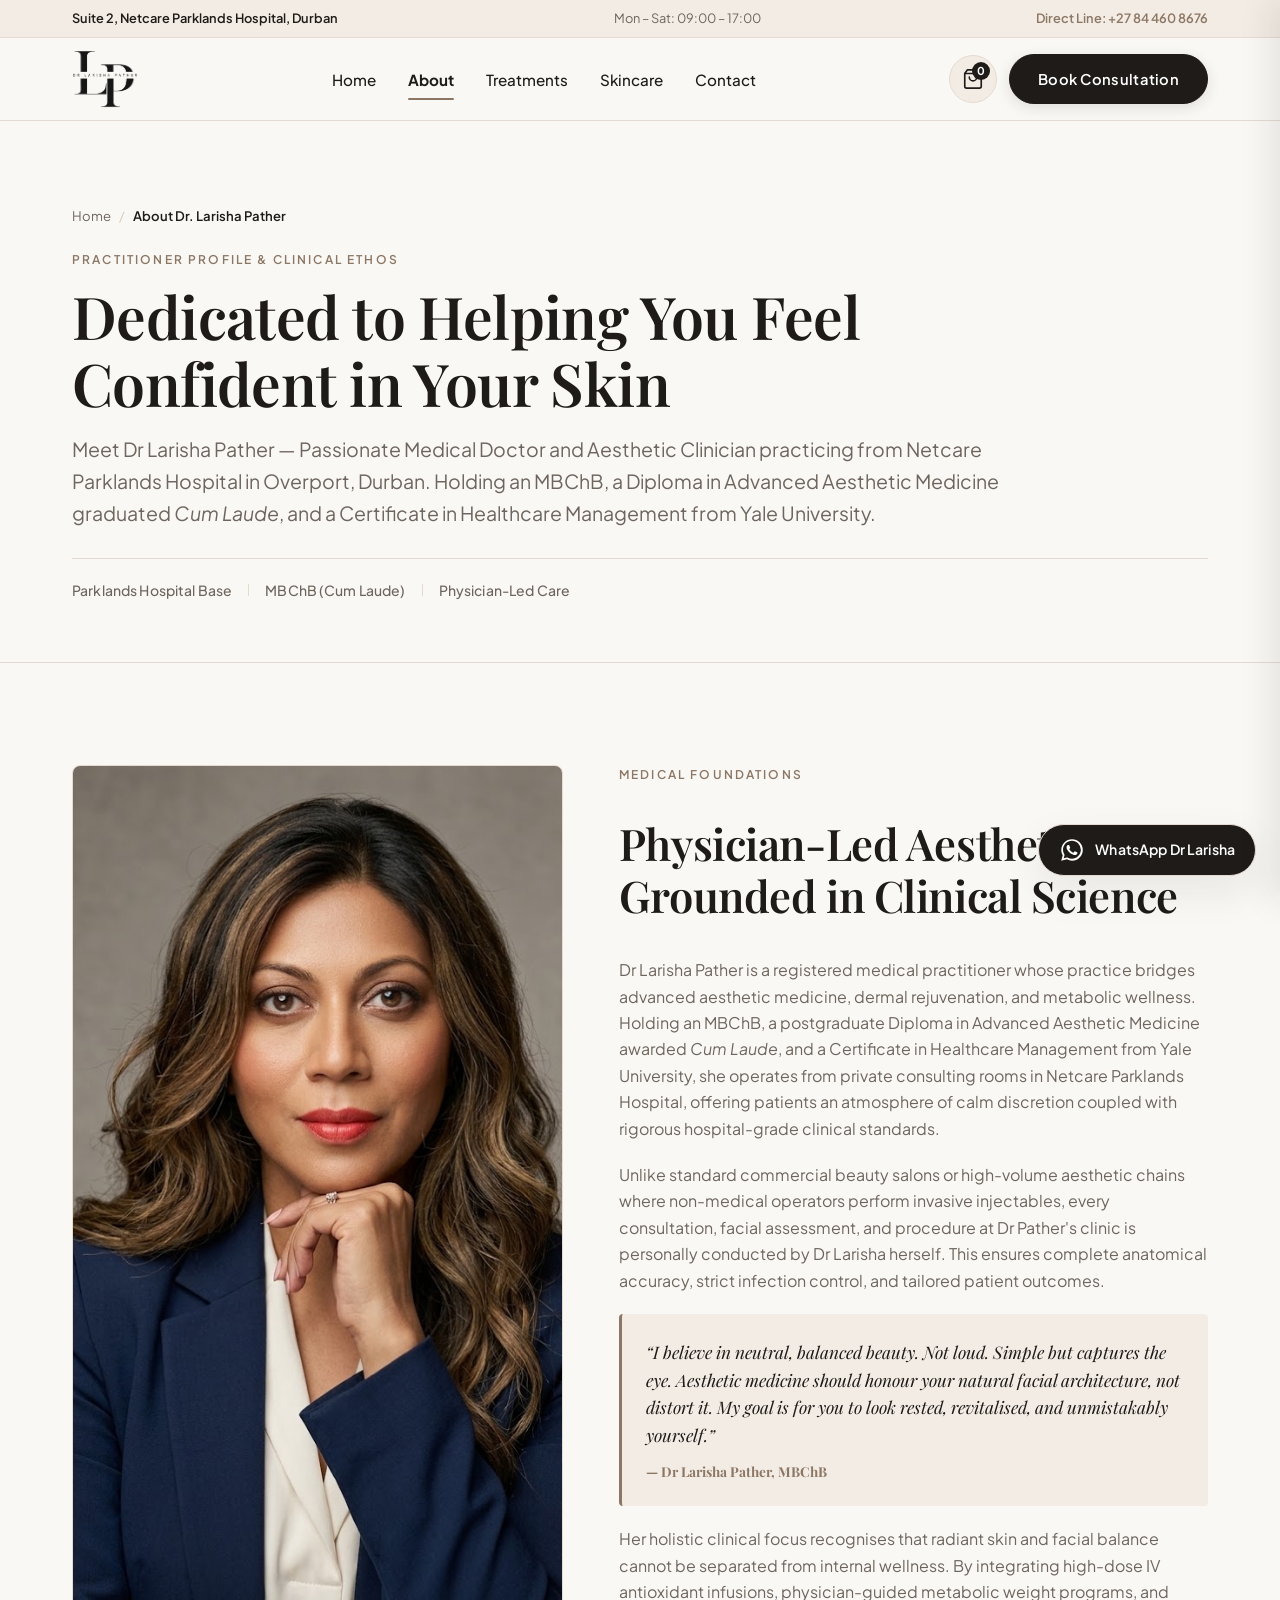
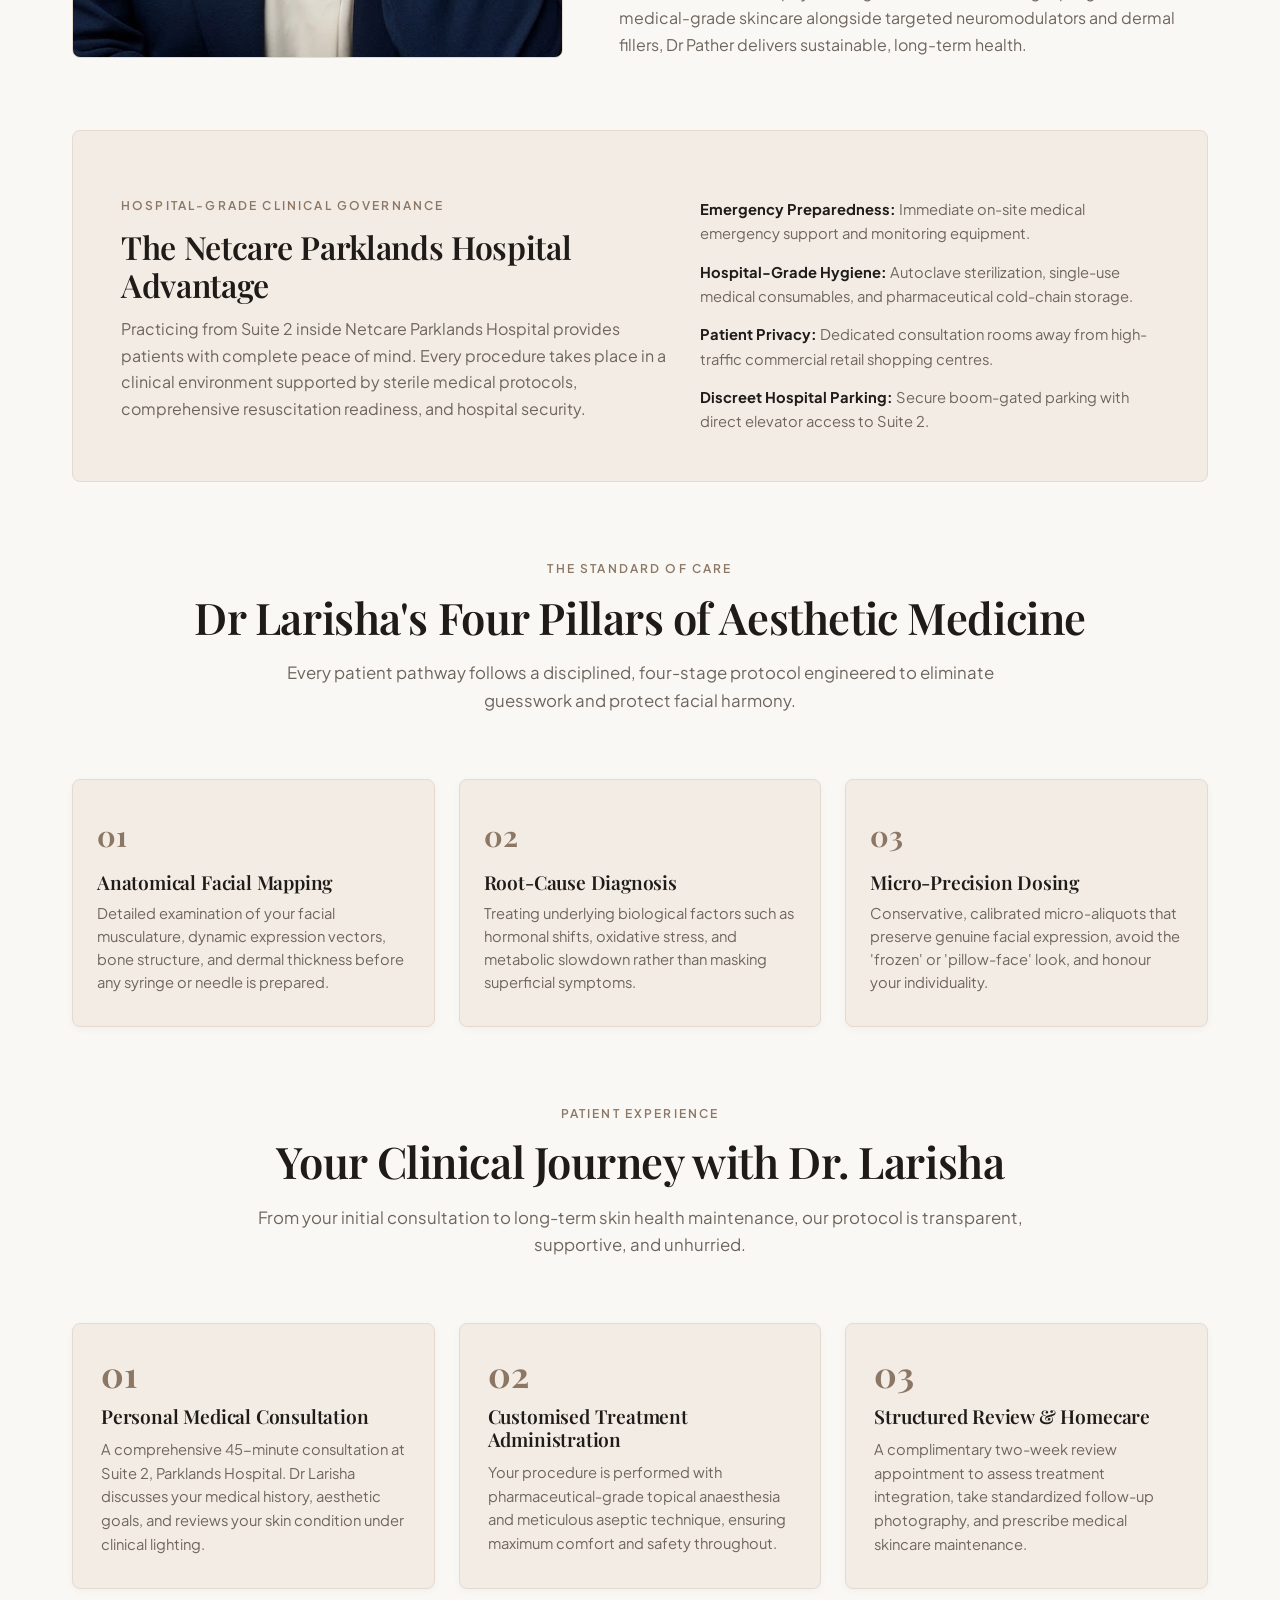
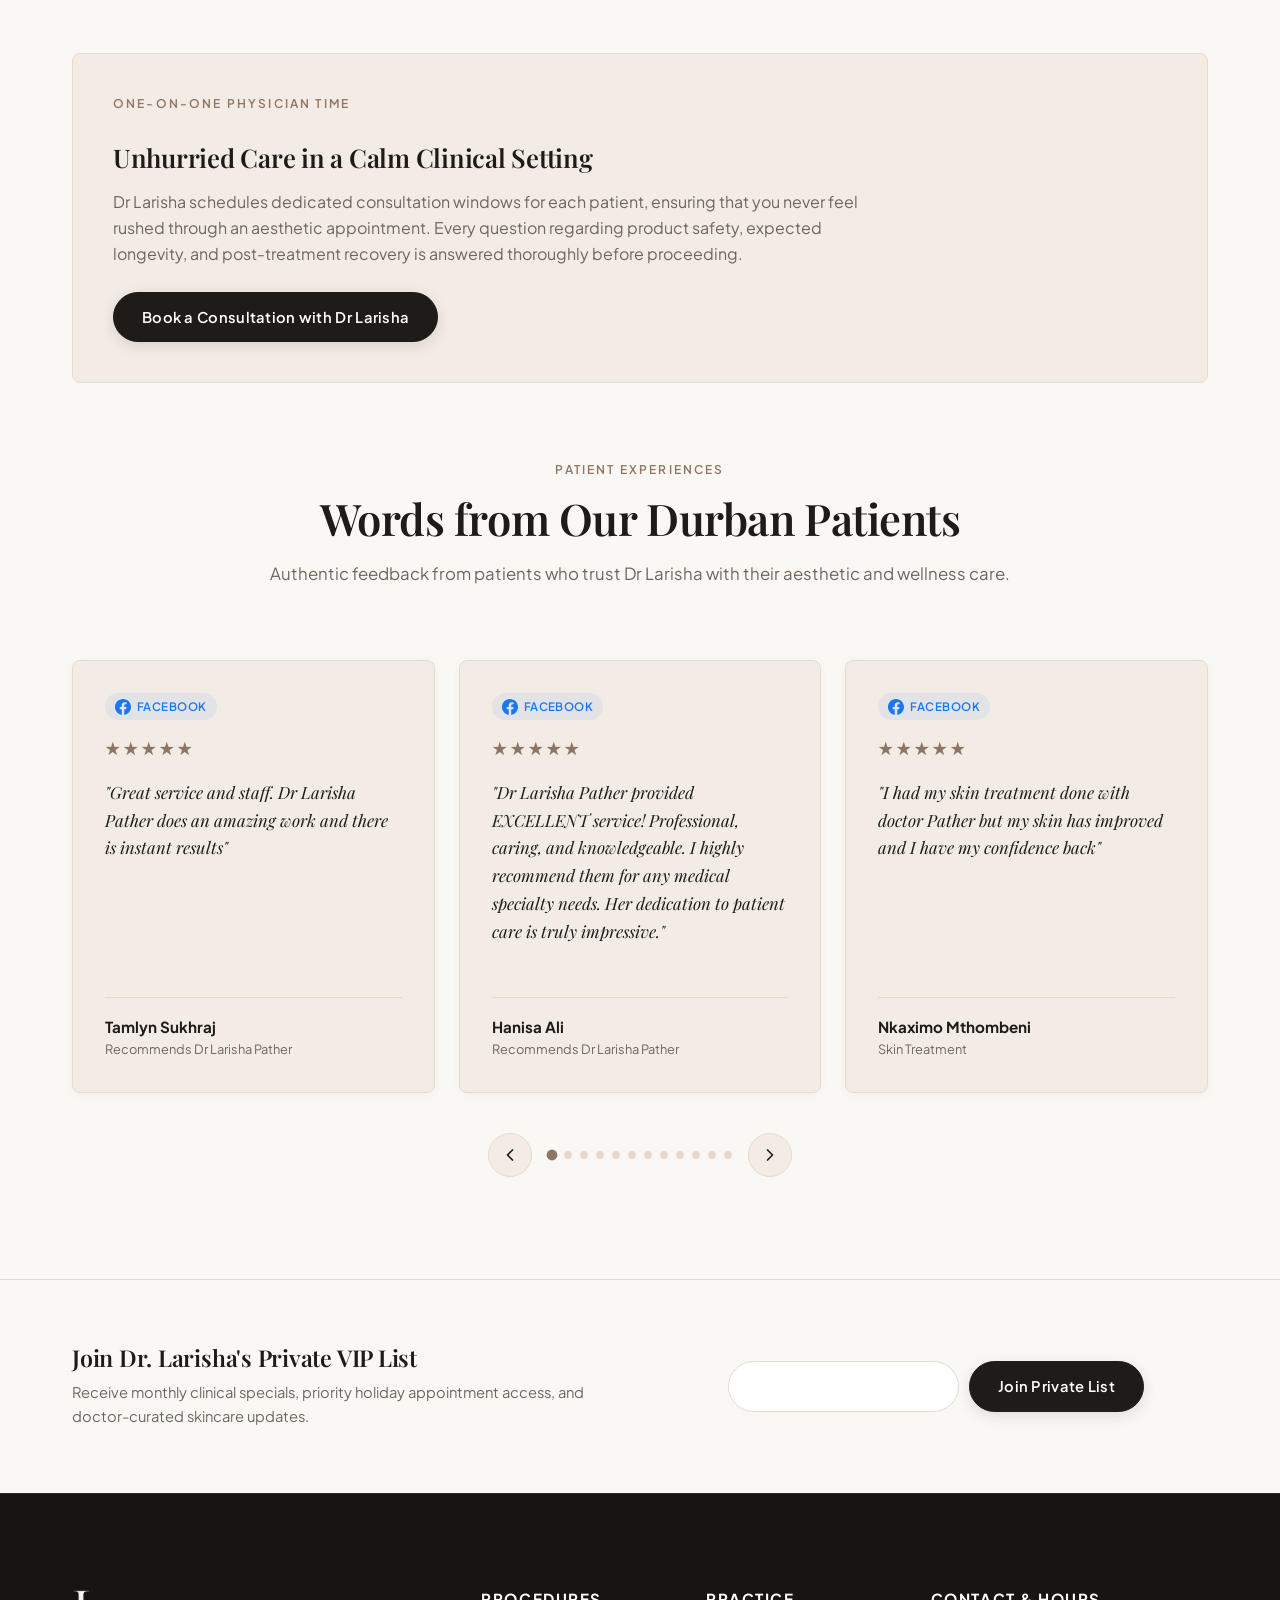
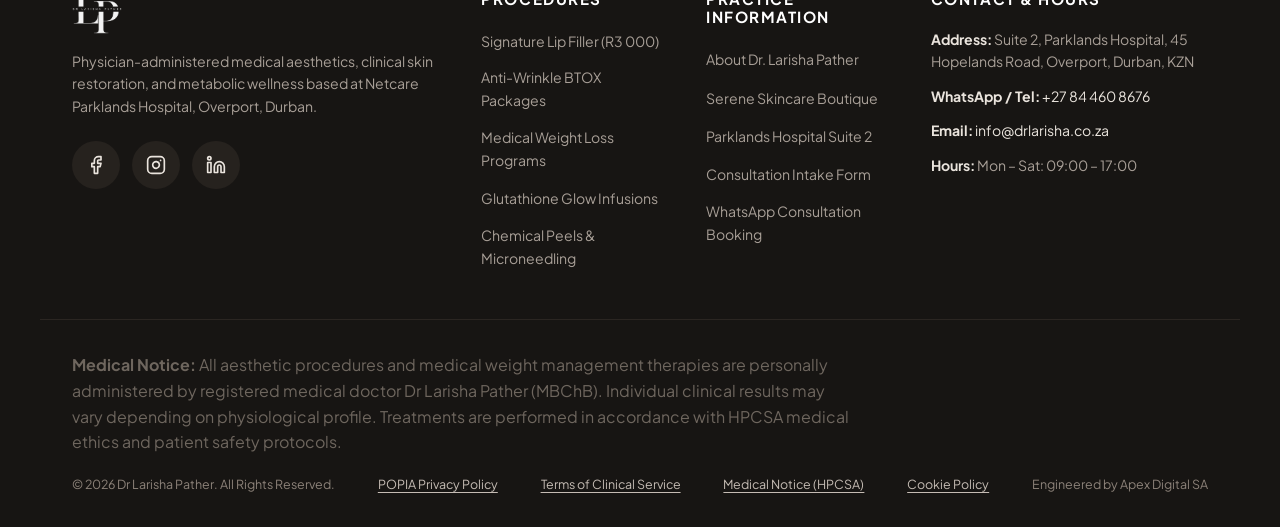
<file: about.html>
<!DOCTYPE html>
<html lang="en">

<head>
  <meta charset="UTF-8">
  <meta name="viewport" content="width=device-width, initial-scale=1.0">
  <title>About Dr Larisha Pather | Medical Doctor &amp; Aesthetic Clinician | Parklands Hospital Durban</title>
  <meta name="description"
    content="Learn about Dr Larisha Pather (MBChB), practicing physician-led medical aesthetics, facial contouring, and metabolic wellness at Netcare Parklands Hospital, Overport, Durban.">

  <!-- Favicon -->
  <link rel="icon" type="image/png" href="Assets/logos/logo-transparent.png">

  <!-- Google Fonts: Playfair Display (Brand Display) & Plus Jakarta Sans (Brand Body) -->
  <link rel="preconnect" href="https://fonts.googleapis.com">
  <link rel="preconnect" href="https://fonts.gstatic.com" crossorigin>
  <link
    href="https://fonts.googleapis.com/css2?family=Playfair+Display:ital,wght@0,500;0,600;0,700;1,400&family=Plus+Jakarta+Sans:wght@400;500;600;700&display=swap"
    rel="stylesheet">

  <link rel="stylesheet" href="style.css">

  <!-- Structured Data (Physician Schema) -->
  <script type="application/ld+json">
  {
    "@context": "https://schema.org",
    "@type": "Physician",
    "name": "Dr Larisha Pather",
    "image": "assets/images/dr-larisha-pather.webp",
    "description": "Medical Doctor and Aesthetic Clinician based at Netcare Parklands Hospital, Overport, Durban.",
    "url": "https://www.facebook.com/p/Dr-Larisha-Pather-61576050460534/",
    "telephone": "+27844608676",
    "medicalSpecialty": ["Aesthetic Medicine", "Dermatology", "Clinical Wellness"],
    "address": {
      "@type": "PostalAddress",
      "streetAddress": "Suite 2, Parklands Hospital, 45 Hopelands Road",
      "addressLocality": "Overport, Durban",
      "addressRegion": "KwaZulu-Natal",
      "postalCode": "4001",
      "addressCountry": "ZA"
    }
  }
  </script>
</head>

<body>

  <!-- Top Emergency & Location Trust Bar -->
  <aside class="top-trust-bar" aria-label="Practice announcement">
    <div class="site-container trust-bar-flex">
      <span class="trust-pill">Suite 2, Netcare Parklands Hospital, Durban</span>
      <span class="trust-hours">Mon – Sat: 09:00 – 17:00</span>
      <a href="tel:+27844608676" class="trust-call">Direct Line: +27 84 460 8676</a>
    </div>
  </aside>

  <!-- Master Sticky Header -->
  <header class="master-header" id="masterHeader">
    <div class="site-container header-inner">
      <a href="index.html" class="brand-link" aria-label="Dr Larisha Pather Home">
        <img src="Assets/logos/logo-transparent.png" alt="Dr Larisha Pather Medical Aesthetics Logo" class="brand-logo"
          width="66" height="58">
      </a>

      <!-- Desktop Navigation -->
      <nav class="desktop-nav" aria-label="Primary Navigation">
        <a href="index.html" class="nav-item">Home</a>
        <a href="about.html" class="nav-item active" aria-current="page">About</a>
        <a href="services.html" class="nav-item">Treatments</a>
        <a href="products.html" class="nav-item">Skincare</a>
        <a href="contact.html" class="nav-item">Contact</a>
      </nav>

      <!-- Header Action Group -->
      <div class="header-actions">
        <button type="button" class="cart-trigger" id="cartOpenBtn" aria-label="View skincare cart">
          <svg width="22" height="22" viewBox="0 0 24 24" fill="none" stroke="currentColor" stroke-width="1.8"
            stroke-linecap="round" stroke-linejoin="round" aria-hidden="true">
            <path d="M6 2L3 6v14a2 2 0 0 0 2 2h14a2 2 0 0 0 2-2V6l-3-4z"></path>
            <line x1="3" y1="6" x2="21" y2="6"></line>
            <path d="M16 10a4 4 0 0 1-8 0"></path>
          </svg>
          <span class="cart-counter" id="cartCount">0</span>
        </button>

        <a href="https://wa.me/27844608676?text=Hi%20Dr%20Larisha%2C%20I%20would%20like%20to%20book%20a%20consultation%20at%20Parklands%20Hospital."
          target="_blank" rel="noopener noreferrer" class="btn btn-primary nav-cta">Book Consultation</a>

        <!-- Mobile Hamburger Toggle (48px footprint) -->
        <button type="button" class="mobile-toggle" id="mobileToggle" aria-label="Open mobile navigation menu"
          aria-expanded="false" aria-controls="mobileDrawer">
          <span class="hamburger-bar"></span>
          <span class="hamburger-bar"></span>
          <span class="hamburger-bar"></span>
        </button>
      </div>
    </div>
  </header>

  <!-- Mobile Navigation Drawer -->
  <div class="mobile-drawer" id="mobileDrawer" aria-hidden="true">
    <div class="mobile-drawer-header">
      <img src="Assets/logos/logo-transparent.png" alt="Dr Larisha Pather Logo" class="drawer-logo" width="52"
        height="46">
      <button type="button" class="drawer-close" id="drawerClose" aria-label="Close menu">
        <svg width="24" height="24" viewBox="0 0 24 24" fill="none" stroke="currentColor" stroke-width="2"
          stroke-linecap="round" stroke-linejoin="round" aria-hidden="true">
          <line x1="18" y1="6" x2="6" y2="18"></line>
          <line x1="6" y1="6" x2="18" y2="18"></line>
        </svg>
      </button>
    </div>
    <div class="drawer-content">
      <nav class="mobile-nav" aria-label="Mobile Navigation">
        <a href="index.html" class="mobile-link">Home</a>
        <a href="about.html" class="mobile-link active" aria-current="page">About</a>
        <a href="services.html" class="mobile-link">Treatments</a>
        <a href="products.html" class="mobile-link">Skincare</a>
        <a href="contact.html" class="mobile-link">Contact</a>
      </nav>
      <div class="drawer-footer">
        <a href="https://wa.me/27844608676?text=Hi%20Dr%20Larisha%2C%20I%20would%20like%20to%20book%20a%20consultation%20at%20Parklands%20Hospital."
          target="_blank" rel="noopener noreferrer" class="btn btn-primary btn-block">Book Consultation</a>
        <a href="https://wa.me/27844608676?text=Hi%20Dr%20Larisha%2C%20I%20would%20like%20to%20enquire%20about%20your%20medical%20aesthetics%20and%20wellness%20services."
          target="_blank" rel="noopener noreferrer" class="btn btn-secondary btn-block">
          WhatsApp Clinical Team
        </a>
        <div class="drawer-contact-info">
          <p>Suite 2, Parklands Hospital, Overport</p>
          <a href="tel:+27844608676">+27 84 460 8676</a>
        </div>
      </div>
    </div>
  </div>

  <main id="mainContent">

    <!-- SUBPAGE EDITORIAL HERO -->
    <section class="subpage-hero" aria-label="Page header">
      <div class="site-container">
        <nav class="breadcrumb-nav" aria-label="Breadcrumb">
          <a href="index.html" class="breadcrumb-link">Home</a>
          <span class="breadcrumb-sep" aria-hidden="true">/</span>
          <span class="breadcrumb-current">About Dr. Larisha Pather</span>
        </nav>
        <span class="section-eyebrow">Practitioner Profile &amp; Clinical Ethos</span>
        <h1 class="subpage-title">Dedicated to Helping You Feel Confident in Your Skin</h1>
        <p class="subpage-lead">
          Meet Dr Larisha Pather — Passionate Medical Doctor and Aesthetic Clinician practicing from Netcare
          Parklands Hospital in Overport, Durban. Holding an MBChB, a Diploma in Advanced Aesthetic Medicine graduated
          <em>Cum Laude</em>, and a Certificate in Healthcare Management from Yale University.
        </p>
        <div class="hero-trust-strip" role="list" aria-label="Practitioner credentials">
          <span class="trust-strip-item" role="listitem">Parklands Hospital Base</span>
          <span class="trust-strip-divider" aria-hidden="true"></span>
          <span class="trust-strip-item" role="listitem">MBChB (Cum Laude)</span>
          <span class="trust-strip-divider" aria-hidden="true"></span>
          <span class="trust-strip-item" role="listitem">Physician-Led Care</span>
        </div>
      </div>
    </section>

    <!-- IN-DEPTH DOCTOR BIOGRAPHY & PHILOSOPHY -->
    <section class="section-doctor-bio" aria-label="Clinical background">
      <div class="site-container">
        <div class="bio-card-container">
          <div class="bio-frame">
            <img src="Assets/images/dr larisha 3.jpg" alt="Dr Larisha Pather, MBChB Medical Doctor" class="bio-img"
              width="560" height="700">
          </div>

          <div class="bio-text-column">
            <span class="section-eyebrow">Medical Foundations</span>
            <h2 class="section-title">Physician-Led Aesthetics Grounded in Clinical Science</h2>
            <p>
              Dr Larisha Pather is a registered medical practitioner whose practice bridges advanced aesthetic medicine,
              dermal rejuvenation, and metabolic wellness. Holding an MBChB, a postgraduate Diploma in Advanced Aesthetic Medicine
              awarded <em>Cum Laude</em>, and a Certificate in Healthcare Management from Yale University, she operates from private
              consulting rooms in Netcare Parklands Hospital, offering patients an atmosphere of calm discretion coupled with rigorous
              hospital-grade clinical standards.
            </p>
            <p>
              Unlike standard commercial beauty salons or high-volume aesthetic chains where non-medical operators
              perform invasive injectables, every consultation, facial assessment, and procedure at Dr Pather's clinic
              is personally conducted by Dr Larisha herself. This ensures complete anatomical accuracy, strict infection
              control, and tailored patient outcomes.
            </p>

            <div class="bio-quote-callout">
              &ldquo;I believe in neutral, balanced beauty. Not loud. Simple but captures the eye. Aesthetic medicine
              should honour your natural facial architecture, not distort it. My goal is for you to look rested,
              revitalised, and unmistakably yourself.&rdquo;
              <div
                style="margin-top: 12px; font-style: normal; font-size: 0.85rem; font-weight: 700; color: var(--brand);">
                — Dr Larisha Pather, MBChB
              </div>
            </div>

            <p>
              Her holistic clinical focus recognises that radiant skin and facial balance cannot be separated from
              internal wellness. By integrating high-dose IV antioxidant infusions, physician-guided metabolic weight
              programs, and medical-grade skincare alongside targeted neuromodulators and dermal fillers, Dr Pather
              delivers sustainable, long-term health.
            </p>
          </div>
        </div>

        <!-- HOSPITAL DISTINCTION BANNER -->
        <div class="hospital-distinction-banner">
          <div>
            <span class="section-eyebrow">Hospital-Grade Clinical Governance</span>
            <h2 class="hospital-distinction-title">The Netcare Parklands Hospital Advantage</h2>
            <p>
              Practicing from Suite 2 inside Netcare Parklands Hospital provides patients with complete peace of mind.
              Every procedure takes place in a clinical environment supported by sterile medical protocols,
              comprehensive resuscitation readiness, and hospital security.
            </p>
          </div>
          <div>
            <ul class="guide-list">
              <li><strong>Emergency Preparedness:</strong> Immediate on-site medical emergency support and monitoring
                equipment.</li>
              <li><strong>Hospital-Grade Hygiene:</strong> Autoclave sterilization, single-use medical consumables, and
                pharmaceutical cold-chain storage.</li>
              <li><strong>Patient Privacy:</strong> Dedicated consultation rooms away from high-traffic commercial
                retail shopping centres.</li>
              <li><strong>Discreet Hospital Parking:</strong> Secure boom-gated parking with direct elevator access to
                Suite 2.</li>
            </ul>
          </div>
        </div>

        <!-- 4 CLINICAL APPROACH PILLARS -->
        <div class="section-head text-center" style="margin-top: 64px;">
          <span class="section-eyebrow">The Standard of Care</span>
          <h2 class="section-title">Dr Larisha's Four Pillars of Aesthetic Medicine</h2>
          <p class="section-subtitle">
            Every patient pathway follows a disciplined, four-stage protocol engineered to eliminate guesswork and
            protect facial harmony.
          </p>
        </div>

        <div class="philosophy-grid" style="display: grid; gap: 24px;">
          <div class="philosophy-card"
            style="padding: 32px 24px; background-color: var(--surface); border: 1px solid var(--line); border-radius: var(--radius-md);">
            <div
              style="font-family: var(--font-display); font-size: 1.8rem; font-weight: 700; color: var(--brand); margin-bottom: 12px;">
              01</div>
            <h3 style="font-size: 1.2rem; margin-bottom: 8px;">Anatomical Facial Mapping</h3>
            <p style="font-size: 0.92rem; line-height: 1.55;">
              Detailed examination of your facial musculature, dynamic expression vectors, bone structure, and dermal
              thickness before any syringe or needle is prepared.
            </p>
          </div>

          <div class="philosophy-card"
            style="padding: 32px 24px; background-color: var(--surface); border: 1px solid var(--line); border-radius: var(--radius-md);">
            <div
              style="font-family: var(--font-display); font-size: 1.8rem; font-weight: 700; color: var(--brand); margin-bottom: 12px;">
              02</div>
            <h3 style="font-size: 1.2rem; margin-bottom: 8px;">Root-Cause Diagnosis</h3>
            <p style="font-size: 0.92rem; line-height: 1.55;">
              Treating underlying biological factors such as hormonal shifts, oxidative stress, and metabolic slowdown
              rather than masking superficial symptoms.
            </p>
          </div>

          <div class="philosophy-card"
            style="padding: 32px 24px; background-color: var(--surface); border: 1px solid var(--line); border-radius: var(--radius-md);">
            <div
              style="font-family: var(--font-display); font-size: 1.8rem; font-weight: 700; color: var(--brand); margin-bottom: 12px;">
              03</div>
            <h3 style="font-size: 1.2rem; margin-bottom: 8px;">Micro-Precision Dosing</h3>
            <p style="font-size: 0.92rem; line-height: 1.55;">
              Conservative, calibrated micro-aliquots that preserve genuine facial expression, avoid the 'frozen' or
              'pillow-face' look, and honour your individuality.
            </p>
          </div>
        </div>

        <!-- 3-STEP PATIENT JOURNEY -->
        <div class="section-head text-center" style="margin-top: 72px;">
          <span class="section-eyebrow">Patient Experience</span>
          <h2 class="section-title">Your Clinical Journey with Dr. Larisha</h2>
          <p class="section-subtitle">
            From your initial consultation to long-term skin health maintenance, our protocol is transparent,
            supportive, and unhurried.
          </p>
        </div>

        <div class="journey-timeline-grid">
          <div class="timeline-step-card">
            <div class="step-num">01</div>
            <h3 class="step-title">Personal Medical Consultation</h3>
            <p class="step-desc">
              A comprehensive 45-minute consultation at Suite 2, Parklands Hospital. Dr Larisha discusses your medical
              history, aesthetic goals, and reviews your skin condition under clinical lighting.
            </p>
          </div>

          <div class="timeline-step-card">
            <div class="step-num">02</div>
            <h3 class="step-title">Customised Treatment Administration</h3>
            <p class="step-desc">
              Your procedure is performed with pharmaceutical-grade topical anaesthesia and meticulous aseptic
              technique, ensuring maximum comfort and safety throughout.
            </p>
          </div>

          <div class="timeline-step-card">
            <div class="step-num">03</div>
            <h3 class="step-title">Structured Review &amp; Homecare</h3>
            <p class="step-desc">
              A complimentary two-week review appointment to assess treatment integration, take standardized follow-up
              photography, and prescribe medical skincare maintenance.
            </p>
          </div>
        </div>

        <!-- SECONDARY VISUAL ACCENT (Consultation in action) -->
        <div
          style="margin-top: 64px; display: grid; grid-template-columns: 1fr; gap: 32px; align-items: center; background-color: var(--surface); border: 1px solid var(--line); border-radius: var(--radius-md); overflow: hidden; padding: clamp(24px, 4vw, 40px);">
          <div style="display: flex; flex-direction: column; gap: 16px;">
            <span class="section-eyebrow">One-on-One Physician Time</span>
            <h3 style="font-size: 1.6rem;">Unhurried Care in a Calm Clinical Setting</h3>
            <p>
              Dr Larisha schedules dedicated consultation windows for each patient, ensuring that you never feel rushed
              through an aesthetic appointment. Every question regarding product safety, expected longevity, and
              post-treatment recovery is answered thoroughly before proceeding.
            </p>
            <div style="margin-top: 8px;">
              <a href="https://wa.me/27844608676?text=Hi%20Dr%20Larisha%2C%20I%20would%20like%20to%20book%20a%20consultation%20at%20Parklands%20Hospital."
                target="_blank" rel="noopener noreferrer" class="btn btn-primary">
                Book a Consultation with Dr Larisha
              </a>
            </div>
          </div>
        </div>


        <!-- SOURCED PATIENT REVIEWS -->
        <div class="section-head text-center" id="patient-reviews" style="margin-top: 72px; scroll-margin-top: 100px;">
          <span class="section-eyebrow">Patient Experiences</span>
          <h2 class="section-title">Words from Our Durban Patients</h2>
          <p class="section-subtitle">
            Authentic feedback from patients who trust Dr Larisha with their aesthetic and wellness care.
          </p>
        </div>

        <div class="reviews-carousel" id="reviewsCarousel" aria-roledescription="carousel" aria-label="Patient reviews">
          <div class="reviews-track" id="reviewsTrack">

            <!-- Facebook: Tamlyn Sukhraj -->
            <blockquote class="review-card" data-source="facebook">
              <div class="review-source-badge" data-platform="facebook">
                <svg width="16" height="16" viewBox="0 0 24 24" fill="currentColor">
                  <path
                    d="M24 12.073c0-6.627-5.373-12-12-12s-12 5.373-12 12c0 5.99 4.388 10.954 10.125 11.854v-8.385H7.078v-3.47h3.047V9.43c0-3.007 1.792-4.669 4.533-4.669 1.312 0 2.686.235 2.686.235v2.953H15.83c-1.491 0-1.956.925-1.956 1.874v2.25h3.328l-.532 3.47h-2.796v8.385C19.612 23.027 24 18.062 24 12.073z" />
                </svg>
                Facebook
              </div>
              <div class="patient-stars" aria-label="Recommends">
                <span class="star-symbol">&#9733;&#9733;&#9733;&#9733;&#9733;</span>
              </div>
              <p class="patient-quote">"Great service and staff. Dr Larisha Pather does an amazing work and there is
                instant results"</p>
              <footer class="patient-author">
                <span class="author-name">Tamlyn Sukhraj</span>
                <span class="author-treatment">Recommends Dr Larisha Pather</span>
              </footer>
            </blockquote>

            <!-- Facebook: Hanisa Ali -->
            <blockquote class="review-card" data-source="facebook">
              <div class="review-source-badge" data-platform="facebook">
                <svg width="16" height="16" viewBox="0 0 24 24" fill="currentColor">
                  <path
                    d="M24 12.073c0-6.627-5.373-12-12-12s-12 5.373-12 12c0 5.99 4.388 10.954 10.125 11.854v-8.385H7.078v-3.47h3.047V9.43c0-3.007 1.792-4.669 4.533-4.669 1.312 0 2.686.235 2.686.235v2.953H15.83c-1.491 0-1.956.925-1.956 1.874v2.25h3.328l-.532 3.47h-2.796v8.385C19.612 23.027 24 18.062 24 12.073z" />
                </svg>
                Facebook
              </div>
              <div class="patient-stars" aria-label="Recommends">
                <span class="star-symbol">&#9733;&#9733;&#9733;&#9733;&#9733;</span>
              </div>
              <p class="patient-quote">"Dr Larisha Pather provided EXCELLENT service! Professional, caring, and
                knowledgeable. I highly recommend them for any medical specialty needs. Her dedication to patient care
                is truly impressive."</p>
              <footer class="patient-author">
                <span class="author-name">Hanisa Ali</span>
                <span class="author-treatment">Recommends Dr Larisha Pather</span>
              </footer>
            </blockquote>

            <!-- Facebook: Nkaximo Mthombeni -->
            <blockquote class="review-card" data-source="facebook">
              <div class="review-source-badge" data-platform="facebook">
                <svg width="16" height="16" viewBox="0 0 24 24" fill="currentColor">
                  <path
                    d="M24 12.073c0-6.627-5.373-12-12-12s-12 5.373-12 12c0 5.99 4.388 10.954 10.125 11.854v-8.385H7.078v-3.47h3.047V9.43c0-3.007 1.792-4.669 4.533-4.669 1.312 0 2.686.235 2.686.235v2.953H15.83c-1.491 0-1.956.925-1.956 1.874v2.25h3.328l-.532 3.47h-2.796v8.385C19.612 23.027 24 18.062 24 12.073z" />
                </svg>
                Facebook
              </div>
              <div class="patient-stars" aria-label="Recommends">
                <span class="star-symbol">&#9733;&#9733;&#9733;&#9733;&#9733;</span>
              </div>
              <p class="patient-quote">"I had my skin treatment done with doctor Pather but my skin has improved and I
                have my confidence back"</p>
              <footer class="patient-author">
                <span class="author-name">Nkaximo Mthombeni</span>
                <span class="author-treatment">Skin Treatment</span>
              </footer>
            </blockquote>

            <!-- Facebook: Mpume MaMthiyane KaSkangane -->
            <blockquote class="review-card" data-source="facebook">
              <div class="review-source-badge" data-platform="facebook">
                <svg width="16" height="16" viewBox="0 0 24 24" fill="currentColor">
                  <path
                    d="M24 12.073c0-6.627-5.373-12-12-12s-12 5.373-12 12c0 5.99 4.388 10.954 10.125 11.854v-8.385H7.078v-3.47h3.047V9.43c0-3.007 1.792-4.669 4.533-4.669 1.312 0 2.686.235 2.686.235v2.953H15.83c-1.491 0-1.956.925-1.956 1.874v2.25h3.328l-.532 3.47h-2.796v8.385C19.612 23.027 24 18.062 24 12.073z" />
                </svg>
                Facebook
              </div>
              <div class="patient-stars" aria-label="Recommends">
                <span class="star-symbol">&#9733;&#9733;&#9733;&#9733;&#9733;</span>
              </div>
              <p class="patient-quote">"She listens with compassion. Her team is the best"</p>
              <footer class="patient-author">
                <span class="author-name">Mpume MaMthiyane KaSkangane</span>
                <span class="author-treatment">Recommends Dr Larisha Pather</span>
              </footer>
            </blockquote>

            <!-- Google: Nabeelah Osman -->
            <blockquote class="review-card" data-source="google">
              <div class="review-source-badge" data-platform="google">
                <svg width="16" height="16" viewBox="0 0 24 24">
                  <path
                    d="M22.56 12.25c0-.78-.07-1.53-.2-2.25H12v4.26h5.92a5.06 5.06 0 0 1-2.2 3.32v2.77h3.57c2.08-1.92 3.28-4.74 3.28-8.1z"
                    fill="#4285F4" />
                  <path
                    d="M12 23c2.97 0 5.46-.98 7.28-2.66l-3.57-2.77c-.98.66-2.23 1.06-3.71 1.06-2.86 0-5.29-1.93-6.16-4.53H2.18v2.84C3.99 20.53 7.7 23 12 23z"
                    fill="#34A853" />
                  <path
                    d="M5.84 14.09c-.22-.66-.35-1.36-.35-2.09s.13-1.43.35-2.09V7.07H2.18C1.43 8.55 1 10.22 1 12s.43 3.45 1.18 4.93l2.85-2.22.81-.62z"
                    fill="#FBBC05" />
                  <path
                    d="M12 5.38c1.62 0 3.06.56 4.21 1.64l3.15-3.15C17.45 2.09 14.97 1 12 1 7.7 1 3.99 3.47 2.18 7.07l3.66 2.84c.87-2.6 3.3-4.53 6.16-4.53z"
                    fill="#EA4335" />
                </svg>
                Google
              </div>
              <div class="patient-stars" aria-label="5 out of 5 stars">
                <span class="star-symbol">&#9733;&#9733;&#9733;&#9733;&#9733;</span>
              </div>
              <p class="patient-quote">"Fantastic as always. Dr Pather is amazing at what she does, had fillers and no
                bruising or excessive bleeding as Dr's technique is gentle and on point. Her fillers also last for over
                a year - as per my previous sessions and im extremely happy with my results."</p>
              <footer class="patient-author">
                <span class="author-name">Nabeelah Osman</span>
                <span class="author-treatment">Dermal Fillers</span>
              </footer>
            </blockquote>

            <!-- Google: Mariette Bouwer -->
            <blockquote class="review-card" data-source="google">
              <div class="review-source-badge" data-platform="google">
                <svg width="16" height="16" viewBox="0 0 24 24">
                  <path
                    d="M22.56 12.25c0-.78-.07-1.53-.2-2.25H12v4.26h5.92a5.06 5.06 0 0 1-2.2 3.32v2.77h3.57c2.08-1.92 3.28-4.74 3.28-8.1z"
                    fill="#4285F4" />
                  <path
                    d="M12 23c2.97 0 5.46-.98 7.28-2.66l-3.57-2.77c-.98.66-2.23 1.06-3.71 1.06-2.86 0-5.29-1.93-6.16-4.53H2.18v2.84C3.99 20.53 7.7 23 12 23z"
                    fill="#34A853" />
                  <path
                    d="M5.84 14.09c-.22-.66-.35-1.36-.35-2.09s.13-1.43.35-2.09V7.07H2.18C1.43 8.55 1 10.22 1 12s.43 3.45 1.18 4.93l2.85-2.22.81-.62z"
                    fill="#FBBC05" />
                  <path
                    d="M12 5.38c1.62 0 3.06.56 4.21 1.64l3.15-3.15C17.45 2.09 14.97 1 12 1 7.7 1 3.99 3.47 2.18 7.07l3.66 2.84c.87-2.6 3.3-4.53 6.16-4.53z"
                    fill="#EA4335" />
                </svg>
                Google
              </div>
              <div class="patient-stars" aria-label="5 out of 5 stars">
                <span class="star-symbol">&#9733;&#9733;&#9733;&#9733;&#9733;</span>
              </div>
              <p class="patient-quote">"I had my profhilo done 4 weeks ago. Im over the moon. My skin is much firmer and
                it's got a lovely glow. Can't wait for my 2nd app"</p>
              <footer class="patient-author">
                <span class="author-name">Mariette Bouwer</span>
                <span class="author-treatment">Profhilo</span>
              </footer>
            </blockquote>

            <!-- Google: Suhina Fitzpatrick -->
            <blockquote class="review-card" data-source="google">
              <div class="review-source-badge" data-platform="google">
                <svg width="16" height="16" viewBox="0 0 24 24">
                  <path
                    d="M22.56 12.25c0-.78-.07-1.53-.2-2.25H12v4.26h5.92a5.06 5.06 0 0 1-2.2 3.32v2.77h3.57c2.08-1.92 3.28-4.74 3.28-8.1z"
                    fill="#4285F4" />
                  <path
                    d="M12 23c2.97 0 5.46-.98 7.28-2.66l-3.57-2.77c-.98.66-2.23 1.06-3.71 1.06-2.86 0-5.29-1.93-6.16-4.53H2.18v2.84C3.99 20.53 7.7 23 12 23z"
                    fill="#34A853" />
                  <path
                    d="M5.84 14.09c-.22-.66-.35-1.36-.35-2.09s.13-1.43.35-2.09V7.07H2.18C1.43 8.55 1 10.22 1 12s.43 3.45 1.18 4.93l2.85-2.22.81-.62z"
                    fill="#FBBC05" />
                  <path
                    d="M12 5.38c1.62 0 3.06.56 4.21 1.64l3.15-3.15C17.45 2.09 14.97 1 12 1 7.7 1 3.99 3.47 2.18 7.07l3.66 2.84c.87-2.6 3.3-4.53 6.16-4.53z"
                    fill="#EA4335" />
                </svg>
                Google
              </div>
              <div class="patient-stars" aria-label="5 out of 5 stars">
                <span class="star-symbol">&#9733;&#9733;&#9733;&#9733;&#9733;</span>
              </div>
              <p class="patient-quote">"Amazing service by Dr Larisha Pather and her amazing team. Thank you for your
                care and expert advice. A very happy client!"</p>
              <footer class="patient-author">
                <span class="author-name">Suhina Fitzpatrick</span>
                <span class="author-treatment">General Consultation</span>
              </footer>
            </blockquote>

            <!-- Google: Slindokuhle Dlamini -->
            <blockquote class="review-card" data-source="google">
              <div class="review-source-badge" data-platform="google">
                <svg width="16" height="16" viewBox="0 0 24 24">
                  <path
                    d="M22.56 12.25c0-.78-.07-1.53-.2-2.25H12v4.26h5.92a5.06 5.06 0 0 1-2.2 3.32v2.77h3.57c2.08-1.92 3.28-4.74 3.28-8.1z"
                    fill="#4285F4" />
                  <path
                    d="M12 23c2.97 0 5.46-.98 7.28-2.66l-3.57-2.77c-.98.66-2.23 1.06-3.71 1.06-2.86 0-5.29-1.93-6.16-4.53H2.18v2.84C3.99 20.53 7.7 23 12 23z"
                    fill="#34A853" />
                  <path
                    d="M5.84 14.09c-.22-.66-.35-1.36-.35-2.09s.13-1.43.35-2.09V7.07H2.18C1.43 8.55 1 10.22 1 12s.43 3.45 1.18 4.93l2.85-2.22.81-.62z"
                    fill="#FBBC05" />
                  <path
                    d="M12 5.38c1.62 0 3.06.56 4.21 1.64l3.15-3.15C17.45 2.09 14.97 1 12 1 7.7 1 3.99 3.47 2.18 7.07l3.66 2.84c.87-2.6 3.3-4.53 6.16-4.53z"
                    fill="#EA4335" />
                </svg>
                Google
              </div>
              <div class="patient-stars" aria-label="5 out of 5 stars">
                <span class="star-symbol">&#9733;&#9733;&#9733;&#9733;&#9733;</span>
              </div>
              <p class="patient-quote">"Started my journey on the 23rd of March and I'm on Mounjaro it's been 2 months
                now and I've already lost 12kgs already"</p>
              <footer class="patient-author">
                <span class="author-name">Slindokuhle Dlamini</span>
                <span class="author-treatment">Weight Management (Mounjaro)</span>
              </footer>
            </blockquote>

            <!-- Google: Tamlyn Marimuthu -->
            <blockquote class="review-card" data-source="google">
              <div class="review-source-badge" data-platform="google">
                <svg width="16" height="16" viewBox="0 0 24 24">
                  <path
                    d="M22.56 12.25c0-.78-.07-1.53-.2-2.25H12v4.26h5.92a5.06 5.06 0 0 1-2.2 3.32v2.77h3.57c2.08-1.92 3.28-4.74 3.28-8.1z"
                    fill="#4285F4" />
                  <path
                    d="M12 23c2.97 0 5.46-.98 7.28-2.66l-3.57-2.77c-.98.66-2.23 1.06-3.71 1.06-2.86 0-5.29-1.93-6.16-4.53H2.18v2.84C3.99 20.53 7.7 23 12 23z"
                    fill="#34A853" />
                  <path
                    d="M5.84 14.09c-.22-.66-.35-1.36-.35-2.09s.13-1.43.35-2.09V7.07H2.18C1.43 8.55 1 10.22 1 12s.43 3.45 1.18 4.93l2.85-2.22.81-.62z"
                    fill="#FBBC05" />
                  <path
                    d="M12 5.38c1.62 0 3.06.56 4.21 1.64l3.15-3.15C17.45 2.09 14.97 1 12 1 7.7 1 3.99 3.47 2.18 7.07l3.66 2.84c.87-2.6 3.3-4.53 6.16-4.53z"
                    fill="#EA4335" />
                </svg>
                Google
              </div>
              <div class="patient-stars" aria-label="5 out of 5 stars">
                <span class="star-symbol">&#9733;&#9733;&#9733;&#9733;&#9733;</span>
              </div>
              <p class="patient-quote">"Amazing professional service, with instant results"</p>
              <footer class="patient-author">
                <span class="author-name">Tamlyn Marimuthu</span>
                <span class="author-treatment">Aesthetic Treatment</span>
              </footer>
            </blockquote>

            <!-- Google: Chanté Brickhill -->
            <blockquote class="review-card" data-source="google">
              <div class="review-source-badge" data-platform="google">
                <svg width="16" height="16" viewBox="0 0 24 24">
                  <path
                    d="M22.56 12.25c0-.78-.07-1.53-.2-2.25H12v4.26h5.92a5.06 5.06 0 0 1-2.2 3.32v2.77h3.57c2.08-1.92 3.28-4.74 3.28-8.1z"
                    fill="#4285F4" />
                  <path
                    d="M12 23c2.97 0 5.46-.98 7.28-2.66l-3.57-2.77c-.98.66-2.23 1.06-3.71 1.06-2.86 0-5.29-1.93-6.16-4.53H2.18v2.84C3.99 20.53 7.7 23 12 23z"
                    fill="#34A853" />
                  <path
                    d="M5.84 14.09c-.22-.66-.35-1.36-.35-2.09s.13-1.43.35-2.09V7.07H2.18C1.43 8.55 1 10.22 1 12s.43 3.45 1.18 4.93l2.85-2.22.81-.62z"
                    fill="#FBBC05" />
                  <path
                    d="M12 5.38c1.62 0 3.06.56 4.21 1.64l3.15-3.15C17.45 2.09 14.97 1 12 1 7.7 1 3.99 3.47 2.18 7.07l3.66 2.84c.87-2.6 3.3-4.53 6.16-4.53z"
                    fill="#EA4335" />
                </svg>
                Google
              </div>
              <div class="patient-stars" aria-label="5 out of 5 stars">
                <span class="star-symbol">&#9733;&#9733;&#9733;&#9733;&#9733;</span>
              </div>
              <p class="patient-quote">"So friendly and professional. Will definitely be back."</p>
              <footer class="patient-author">
                <span class="author-name">Chanté Brickhill</span>
                <span class="author-treatment">Local Guide &bull; Verified Google Review</span>
              </footer>
            </blockquote>

            <!-- Google: Slindokuhle Cabela -->
            <blockquote class="review-card" data-source="google">
              <div class="review-source-badge" data-platform="google">
                <svg width="16" height="16" viewBox="0 0 24 24">
                  <path
                    d="M22.56 12.25c0-.78-.07-1.53-.2-2.25H12v4.26h5.92a5.06 5.06 0 0 1-2.2 3.32v2.77h3.57c2.08-1.92 3.28-4.74 3.28-8.1z"
                    fill="#4285F4" />
                  <path
                    d="M12 23c2.97 0 5.46-.98 7.28-2.66l-3.57-2.77c-.98.66-2.23 1.06-3.71 1.06-2.86 0-5.29-1.93-6.16-4.53H2.18v2.84C3.99 20.53 7.7 23 12 23z"
                    fill="#34A853" />
                  <path
                    d="M5.84 14.09c-.22-.66-.35-1.36-.35-2.09s.13-1.43.35-2.09V7.07H2.18C1.43 8.55 1 10.22 1 12s.43 3.45 1.18 4.93l2.85-2.22.81-.62z"
                    fill="#FBBC05" />
                  <path
                    d="M12 5.38c1.62 0 3.06.56 4.21 1.64l3.15-3.15C17.45 2.09 14.97 1 12 1 7.7 1 3.99 3.47 2.18 7.07l3.66 2.84c.87-2.6 3.3-4.53 6.16-4.53z"
                    fill="#EA4335" />
                </svg>
                Google
              </div>
              <div class="patient-stars" aria-label="5 out of 5 stars">
                <span class="star-symbol">&#9733;&#9733;&#9733;&#9733;&#9733;</span>
              </div>
              <p class="patient-quote">"Great service."</p>
              <footer class="patient-author">
                <span class="author-name">Slindokuhle Cabela</span>
                <span class="author-treatment">Verified Google Review</span>
              </footer>
            </blockquote>

            <!-- Google: Romalan Moodley -->
            <blockquote class="review-card" data-source="google">
              <div class="review-source-badge" data-platform="google">
                <svg width="16" height="16" viewBox="0 0 24 24">
                  <path
                    d="M22.56 12.25c0-.78-.07-1.53-.2-2.25H12v4.26h5.92a5.06 5.06 0 0 1-2.2 3.32v2.77h3.57c2.08-1.92 3.28-4.74 3.28-8.1z"
                    fill="#4285F4" />
                  <path
                    d="M12 23c2.97 0 5.46-.98 7.28-2.66l-3.57-2.77c-.98.66-2.23 1.06-3.71 1.06-2.86 0-5.29-1.93-6.16-4.53H2.18v2.84C3.99 20.53 7.7 23 12 23z"
                    fill="#34A853" />
                  <path
                    d="M5.84 14.09c-.22-.66-.35-1.36-.35-2.09s.13-1.43.35-2.09V7.07H2.18C1.43 8.55 1 10.22 1 12s.43 3.45 1.18 4.93l2.85-2.22.81-.62z"
                    fill="#FBBC05" />
                  <path
                    d="M12 5.38c1.62 0 3.06.56 4.21 1.64l3.15-3.15C17.45 2.09 14.97 1 12 1 7.7 1 3.99 3.47 2.18 7.07l3.66 2.84c.87-2.6 3.3-4.53 6.16-4.53z"
                    fill="#EA4335" />
                </svg>
                Google
              </div>
              <div class="patient-stars" aria-label="5 out of 5 stars">
                <span class="star-symbol">&#9733;&#9733;&#9733;&#9733;&#9733;</span>
              </div>
              <p class="patient-quote">"Amazing people with amazing results."</p>
              <footer class="patient-author">
                <span class="author-name">Romalan Moodley</span>
                <span class="author-treatment">Verified Google Review</span>
              </footer>
            </blockquote>

            <!-- Google: Mohamed Gaye -->
            <blockquote class="review-card" data-source="google">
              <div class="review-source-badge" data-platform="google">
                <svg width="16" height="16" viewBox="0 0 24 24">
                  <path
                    d="M22.56 12.25c0-.78-.07-1.53-.2-2.25H12v4.26h5.92a5.06 5.06 0 0 1-2.2 3.32v2.77h3.57c2.08-1.92 3.28-4.74 3.28-8.1z"
                    fill="#4285F4" />
                  <path
                    d="M12 23c2.97 0 5.46-.98 7.28-2.66l-3.57-2.77c-.98.66-2.23 1.06-3.71 1.06-2.86 0-5.29-1.93-6.16-4.53H2.18v2.84C3.99 20.53 7.7 23 12 23z"
                    fill="#34A853" />
                  <path
                    d="M5.84 14.09c-.22-.66-.35-1.36-.35-2.09s.13-1.43.35-2.09V7.07H2.18C1.43 8.55 1 10.22 1 12s.43 3.45 1.18 4.93l2.85-2.22.81-.62z"
                    fill="#FBBC05" />
                  <path
                    d="M12 5.38c1.62 0 3.06.56 4.21 1.64l3.15-3.15C17.45 2.09 14.97 1 12 1 7.7 1 3.99 3.47 2.18 7.07l3.66 2.84c.87-2.6 3.3-4.53 6.16-4.53z"
                    fill="#EA4335" />
                </svg>
                Google
              </div>
              <div class="patient-stars" aria-label="5 out of 5 stars">
                <span class="star-symbol">&#9733;&#9733;&#9733;&#9733;&#9733;</span>
              </div>
              <p class="patient-quote">"Exceptional 5-star clinical aesthetic service and patient care."</p>
              <footer class="patient-author">
                <span class="author-name">Mohamed Gaye</span>
                <span class="author-treatment">Verified Google Review</span>
              </footer>
            </blockquote>

            <!-- Google: Annelisa -->
            <blockquote class="review-card" data-source="google">
              <div class="review-source-badge" data-platform="google">
                <svg width="16" height="16" viewBox="0 0 24 24">
                  <path
                    d="M22.56 12.25c0-.78-.07-1.53-.2-2.25H12v4.26h5.92a5.06 5.06 0 0 1-2.2 3.32v2.77h3.57c2.08-1.92 3.28-4.74 3.28-8.1z"
                    fill="#4285F4" />
                  <path
                    d="M12 23c2.97 0 5.46-.98 7.28-2.66l-3.57-2.77c-.98.66-2.23 1.06-3.71 1.06-2.86 0-5.29-1.93-6.16-4.53H2.18v2.84C3.99 20.53 7.7 23 12 23z"
                    fill="#34A853" />
                  <path
                    d="M5.84 14.09c-.22-.66-.35-1.36-.35-2.09s.13-1.43.35-2.09V7.07H2.18C1.43 8.55 1 10.22 1 12s.43 3.45 1.18 4.93l2.85-2.22.81-.62z"
                    fill="#FBBC05" />
                  <path
                    d="M12 5.38c1.62 0 3.06.56 4.21 1.64l3.15-3.15C17.45 2.09 14.97 1 12 1 7.7 1 3.99 3.47 2.18 7.07l3.66 2.84c.87-2.6 3.3-4.53 6.16-4.53z"
                    fill="#EA4335" />
                </svg>
                Google
              </div>
              <div class="patient-stars" aria-label="4 out of 5 stars">
                <span class="star-symbol">&#9733;&#9733;&#9733;&#9733;&#9734;</span>
              </div>
              <p class="patient-quote">"Professional consultation and reliable aesthetic practice experience."</p>
              <footer class="patient-author">
                <span class="author-name">Annelisa</span>
                <span class="author-treatment">Local Guide &bull; Verified Google Review</span>
              </footer>
            </blockquote>

          </div>
        </div>

        <div class="reviews-carousel-nav" aria-label="Carousel navigation">
          <button class="carousel-arrow carousel-prev" id="reviewsPrev" aria-label="Previous reviews">
            <svg width="20" height="20" viewBox="0 0 24 24" fill="none" stroke="currentColor" stroke-width="2"
              stroke-linecap="round" stroke-linejoin="round">
              <polyline points="15 18 9 12 15 6"></polyline>
            </svg>
          </button>
          <div class="carousel-indicators" id="reviewsIndicators"></div>
          <button class="carousel-arrow carousel-next" id="reviewsNext" aria-label="Next reviews">
            <svg width="20" height="20" viewBox="0 0 24 24" fill="none" stroke="currentColor" stroke-width="2"
              stroke-linecap="round" stroke-linejoin="round">
              <polyline points="9 18 15 12 9 6"></polyline>
            </svg>
          </button>
        </div>

      </div>
    </section>

    <!-- VIP PATIENT EMAIL CAPTURE STRIP -->
    <section class="section-vip-club" aria-label="VIP Patient Community">
      <div class="site-container vip-flex">
        <div class="vip-text">
          <h3 class="vip-title">Join Dr. Larisha's Private VIP List</h3>
          <p class="vip-sub">Receive monthly clinical specials, priority holiday appointment access, and doctor-curated
            skincare updates.</p>
        </div>
        <form class="vip-form" id="vipForm" action="javascript:void(0);">
          <label for="vipEmail" class="sr-only">Your email address</label>
          <input type="email" id="vipEmail" name="vipEmail" class="vip-input" required>
          <button type="submit" class="btn btn-primary vip-btn">Join Private List</button>
        </form>
      </div>
    </section>

  </main>

  <!-- MASTER FOOTER -->
  <footer class="master-footer" aria-label="Site Footer">
    <div class="site-container footer-inner">
      <div class="footer-col brand-col">
        <img src="Assets/logos/logo-transparent.png" alt="Dr Larisha Pather Logo" class="footer-logo" width="50"
          height="44">
        <p class="footer-bio">
          Physician-administered medical aesthetics, clinical skin restoration, and metabolic wellness based at Netcare
          Parklands Hospital, Overport, Durban.
        </p>
        <div class="footer-social-links">
          <a href="https://www.facebook.com/p/Dr-Larisha-Pather-61576050460534/" target="_blank"
            rel="noopener noreferrer" class="social-icon-link" aria-label="Follow Dr Larisha Pather on Facebook">
            <svg width="20" height="20" viewBox="0 0 24 24" fill="none" stroke="currentColor" stroke-width="2"
              stroke-linecap="round" stroke-linejoin="round" aria-hidden="true">
              <path d="M18 2h-3a5 5 0 0 0-5 5v3H7v4h3v8h4v-8h3l1-4h-4V7a1 1 0 0 1 1-1h3z"></path>
            </svg>
          </a>
          <a href="https://www.instagram.com/drlarisha/" target="_blank" rel="noopener noreferrer"
            class="social-icon-link" aria-label="Follow Dr Larisha Pather on Instagram">
            <svg width="20" height="20" viewBox="0 0 24 24" fill="none" stroke="currentColor" stroke-width="2"
              stroke-linecap="round" stroke-linejoin="round" aria-hidden="true">
              <rect x="2" y="2" width="20" height="20" rx="5" ry="5"></rect>
              <path d="M16 11.37A4 4 0 1 1 12.63 8 4 4 0 0 1 16 11.37z"></path>
              <line x1="17.5" y1="6.5" x2="17.51" y2="6.5"></line>
            </svg>
          </a>
          <a href="https://www.linkedin.com/in/dr-larisha-pather-206a1364/?isSelfProfile=false" target="_blank"
            rel="noopener noreferrer" class="social-icon-link" aria-label="Connect with Dr Larisha Pather on LinkedIn">
            <svg width="20" height="20" viewBox="0 0 24 24" fill="none" stroke="currentColor" stroke-width="2"
              stroke-linecap="round" stroke-linejoin="round" aria-hidden="true">
              <path d="M16 8a6 6 0 0 1 6 6v7h-4v-7a2 2 0 0 0-2-2 2 2 0 0 0-2 2v7h-4v-7a6 6 0 0 1 6-6z"></path>
              <rect x="2" y="9" width="4" height="12"></rect>
              <circle cx="4" cy="4" r="2"></circle>
            </svg>
          </a>
        </div>
      </div>

      <div class="footer-col links-col">
        <h4 class="footer-heading">Procedures</h4>
        <ul class="footer-nav-list">
          <li><a href="services.html#lip-contouring">Signature Lip Filler (R3 000)</a></li>
          <li><a href="services.html#btox-aesthetics">Anti-Wrinkle BTOX Packages</a></li>
          <li><a href="services.html#weight-management">Medical Weight Loss Programs</a></li>
          <li><a href="services.html#iv-wellness">Glutathione Glow Infusions</a></li>
          <li><a href="services.html#skin-pigmentation">Chemical Peels &amp; Microneedling</a></li>
        </ul>
      </div>

      <div class="footer-col links-col">
        <h4 class="footer-heading">Practice Information</h4>
        <ul class="footer-nav-list">
          <li><a href="about.html">About Dr. Larisha Pather</a></li>
          <li><a href="products.html">Serene Skincare Boutique</a></li>
          <li><a href="contact.html">Parklands Hospital Suite 2</a></li>
          <li><a href="contact.html">Consultation Intake Form</a></li>
          <li><a
              href="https://wa.me/27844608676?text=Hi%20Dr%20Larisha%2C%20I%20would%20like%20to%20book%20a%20consultation%20at%20Parklands%20Hospital."
              target="_blank" rel="noopener noreferrer">WhatsApp Consultation Booking</a></li>
        </ul>
      </div>

      <div class="footer-col contact-col">
        <h4 class="footer-heading">Contact &amp; Hours</h4>
        <p class="footer-contact-item"><strong>Address:</strong> Suite 2, Parklands Hospital, 45 Hopelands Road,
          Overport, Durban, KZN</p>
        <p class="footer-contact-item"><strong>WhatsApp / Tel:</strong> <a href="tel:+27844608676">+27 84 460 8676</a>
        </p>
        <p class="footer-contact-item"><strong>Email:</strong> <a
            href="mailto:info@drlarisha.co.za">info@drlarisha.co.za</a></p>
        <p class="footer-contact-item"><strong>Hours:</strong> Mon – Sat: 09:00 – 17:00</p>
      </div>
    </div>

    <!-- Legal & Compliance Notice -->
    <div class="site-container footer-legal-bar">
      <div class="medical-disclaimer">
        <p><strong>Medical Notice:</strong> All aesthetic procedures and medical weight management therapies are
          personally administered by registered medical doctor Dr Larisha Pather (MBChB). Individual clinical results
          may vary depending on physiological profile. Treatments are performed in accordance with HPCSA medical ethics
          and patient safety protocols.</p>
      </div>
      <div class="legal-links-row">
        <span>&copy; 2026 Dr Larisha Pather. All Rights Reserved.</span>
        <a href="privacy-policy.html">POPIA Privacy Policy</a>
        <a href="terms.html">Terms of Clinical Service</a>
        <a href="medical-disclaimer.html">Medical Notice (HPCSA)</a>
        <a href="cookie-policy.html">Cookie Policy</a>
        <span>Engineered by Apex Digital SA</span>
      </div>
    </div>
  </footer>

  <!-- SLIDING SKINCARE CART DRAWER -->
  <aside class="cart-drawer-overlay" id="cartOverlay" aria-hidden="true">
    <div class="cart-drawer" role="dialog" aria-modal="true" aria-label="Skincare Shopping Cart">
      <div class="cart-header">
        <h3 class="cart-title">Your Skincare Bag</h3>
        <button type="button" class="cart-close-btn" id="cartCloseBtn" aria-label="Close cart drawer">
          <svg width="22" height="22" viewBox="0 0 24 24" fill="none" stroke="currentColor" stroke-width="2"
            stroke-linecap="round" stroke-linejoin="round">
            <line x1="18" y1="6" x2="6" y2="18"></line>
            <line x1="6" y1="6" x2="18" y2="18"></line>
          </svg>
        </button>
      </div>

      <div class="cart-body" id="cartItemsList">
        <!-- Rendered dynamically via app.js -->
        <div class="empty-cart-state" id="emptyCartMessage">
          <p>Your skincare bag is currently empty.</p>
          <a href="products.html" class="btn btn-secondary btn-sm" id="exploreSkincareBtn">Explore Skincare</a>
        </div>
      </div>

      <div class="cart-footer">
        <div class="cart-subtotal-row">
          <span>Subtotal:</span>
          <span class="subtotal-val" id="cartSubtotal">R0.00</span>
        </div>
        <div class="cart-shipping-notice">
          Nationwide delivery via The Courier Guy. Or 4 interest-free payments with Payflex.
        </div>
        <button type="button" class="btn btn-primary btn-block" id="checkoutBtn" disabled>
          Proceed to Checkout
        </button>
      </div>
    </div>
  </aside>

  <!-- FLOATING WHATSAPP BUTTON (South African Conversion Staple) -->
  <a href="https://wa.me/27844608676?text=Hi%20Dr%20Larisha%2C%20I%20would%20like%20to%20enquire%20about%20your%20medical%20aesthetics%20and%20wellness%20services."
    target="_blank" rel="noopener noreferrer" class="whatsapp-float-widget"
    aria-label="Chat with Dr Larisha on WhatsApp">
    <svg width="26" height="26" viewBox="0 0 24 24" fill="currentColor" aria-hidden="true">
      <path
        d="M12.04 2c-5.46 0-9.91 4.45-9.91 9.91 0 1.75.46 3.45 1.32 4.95L2.05 22l5.25-1.38c1.45.79 3.08 1.21 4.74 1.21 5.46 0 9.91-4.45 9.91-9.91 0-2.65-1.03-5.14-2.9-7.01A9.816 9.816 0 0 0 12.04 2zm0 18.17c-1.5 0-2.97-.4-4.26-1.16l-.31-.18-3.16.83.84-3.08-.2-.32a8.21 8.21 0 0 1-1.26-4.45c0-4.54 3.7-8.24 8.25-8.24 2.2 0 4.27.86 5.82 2.42a8.18 8.18 0 0 1 2.41 5.83c0 4.54-3.7 8.23-8.25 8.23zm4.52-6.17c-.25-.12-1.47-.72-1.7-.81-.23-.08-.39-.12-.56.12-.17.25-.64.81-.79.97-.14.17-.29.19-.54.06-.25-.12-1.05-.39-2-1.23-.74-.66-1.24-1.47-1.39-1.72-.14-.25-.02-.38.11-.51.11-.11.25-.29.37-.43.12-.14.17-.25.25-.41.08-.17.04-.31-.02-.43s-.56-1.34-.76-1.84c-.2-.48-.41-.42-.56-.43h-.48c-.17 0-.43.06-.66.31-.22.25-.86.84-.86 2.06 0 1.21.88 2.39 1.01 2.56.12.17 1.74 2.66 4.22 3.73.59.25 1.05.41 1.41.52.59.19 1.13.16 1.56.1.48-.07 1.47-.6 1.68-1.18.21-.58.21-1.07.15-1.18-.06-.11-.23-.17-.48-.29z" />
    </svg>
    <span class="whatsapp-label">WhatsApp Dr Larisha</span>
  </a>

  <!-- Application Logic -->
  <script src="app.js"></script>
</body>

</html>
</file>
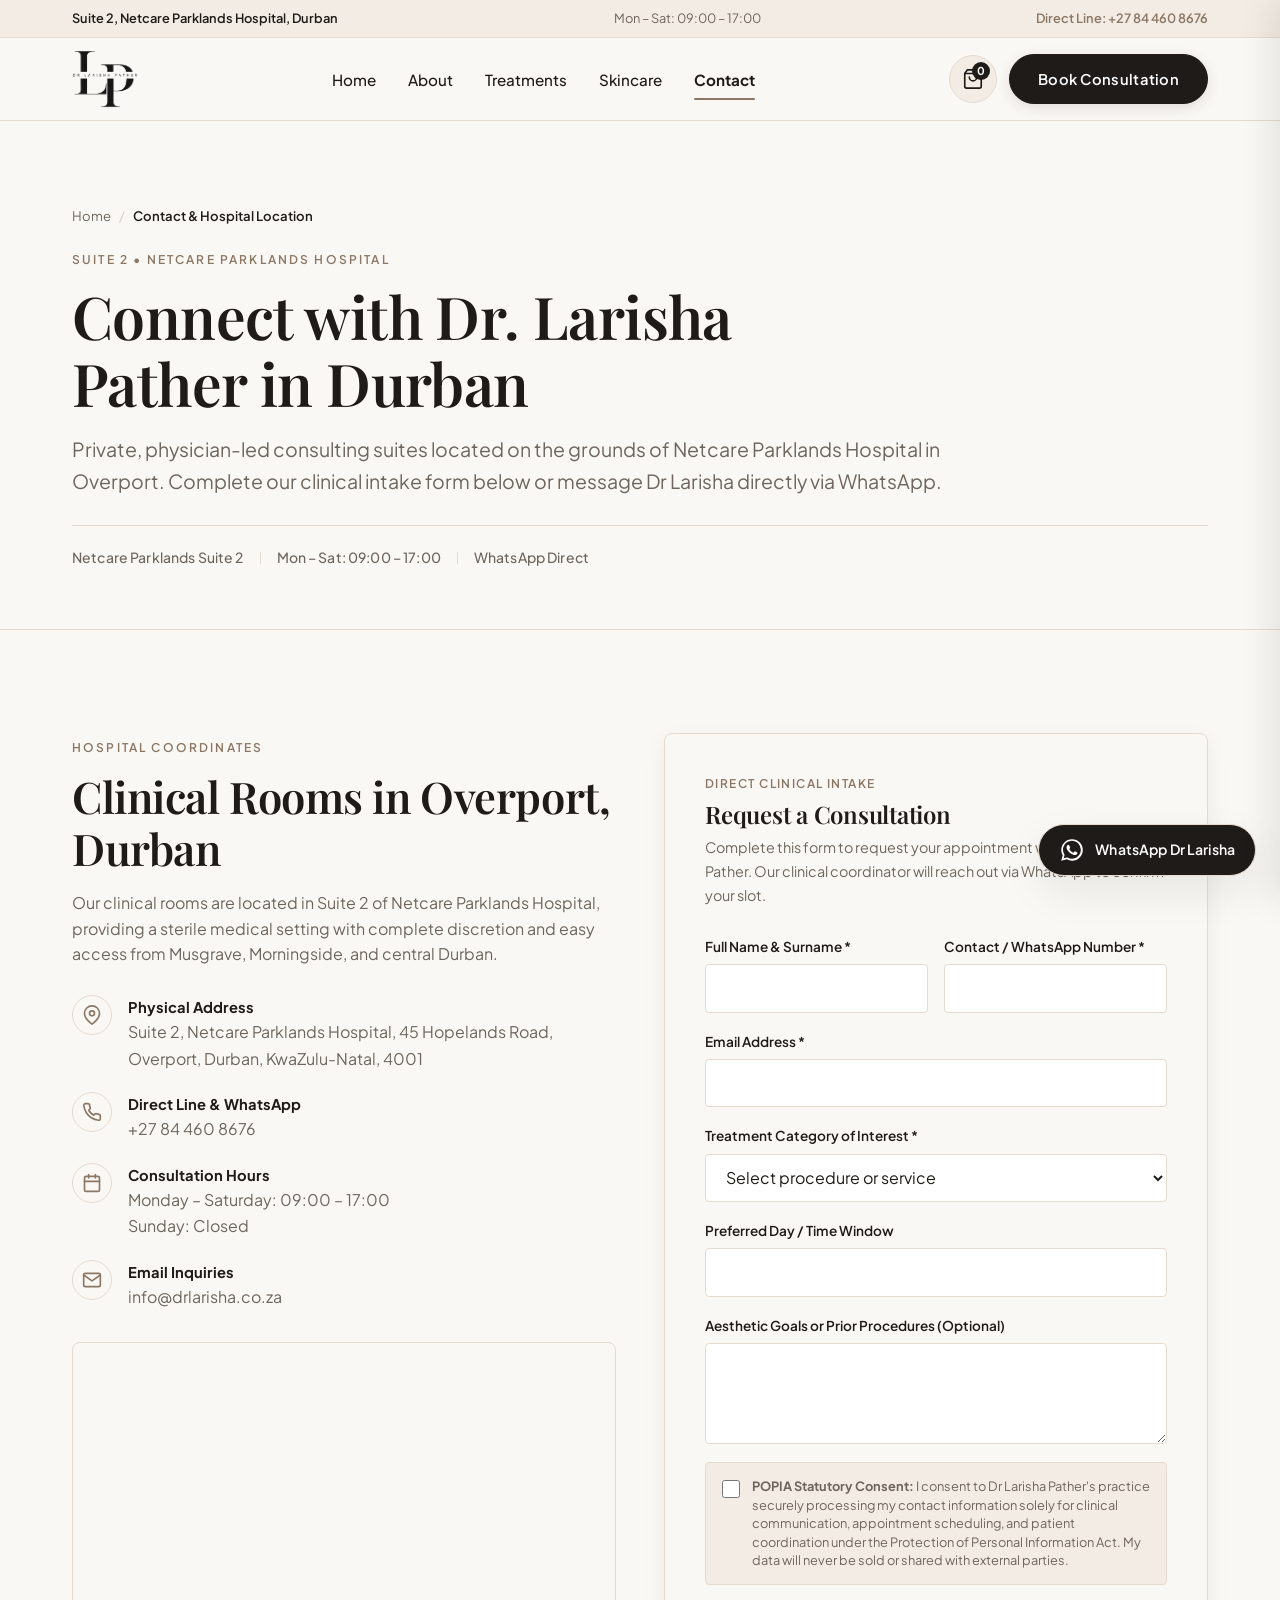
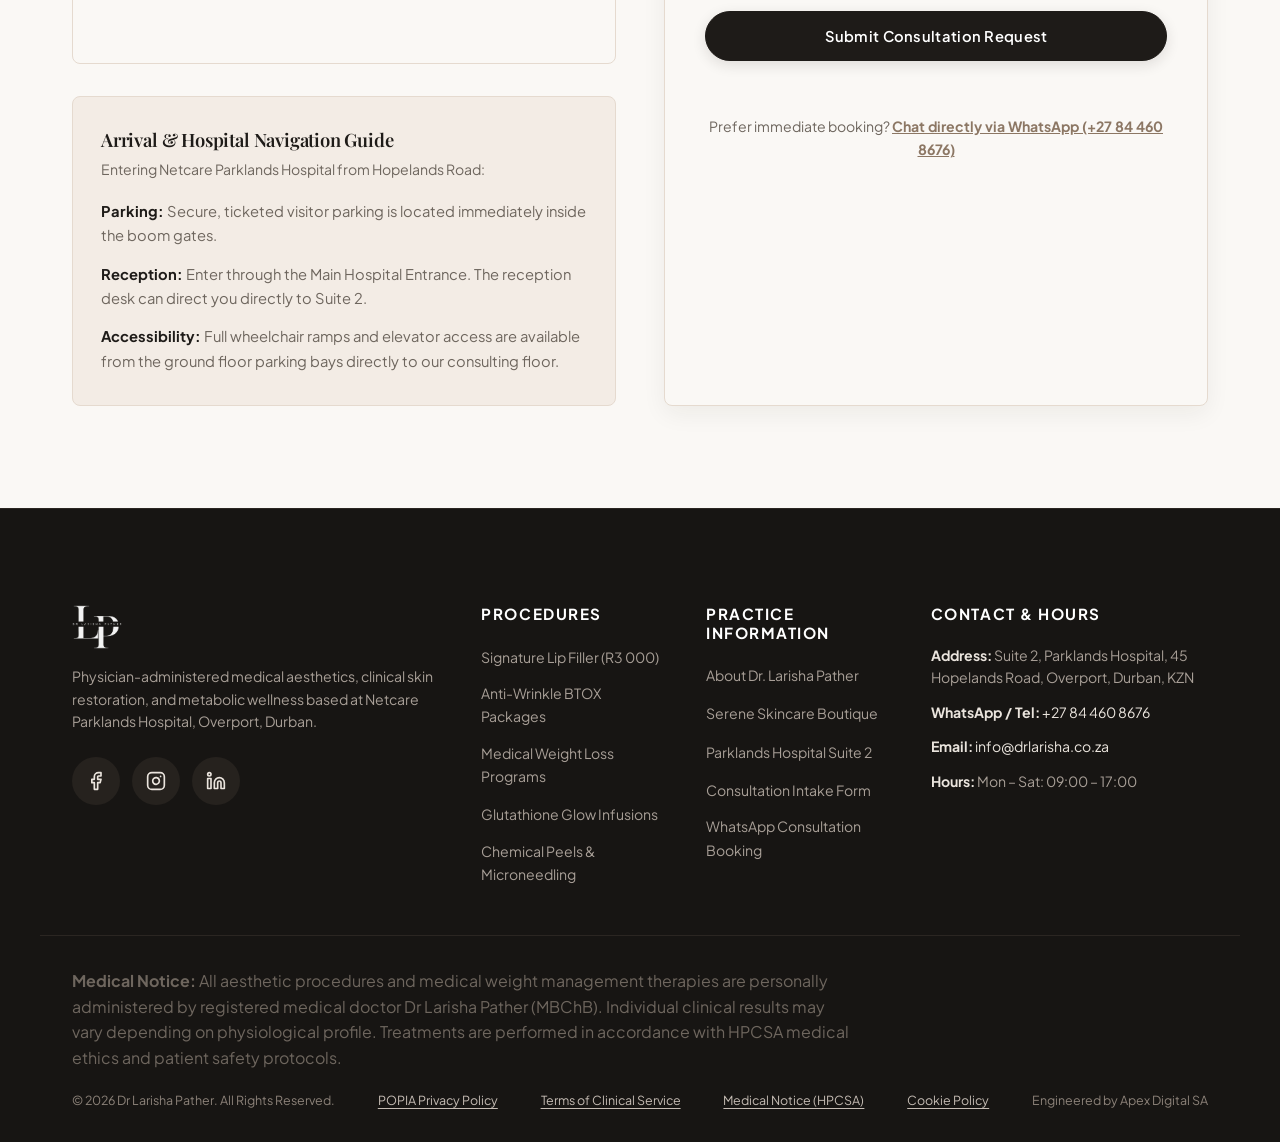
<file: contact.html>
<!DOCTYPE html>
<html lang="en">
<head>
  <meta charset="UTF-8">
  <meta name="viewport" content="width=device-width, initial-scale=1.0">
  <title>Contact &amp; Location | Dr Larisha Pather | Netcare Parklands Hospital Durban</title>
  <meta name="description" content="Contact Dr Larisha Pather at Suite 2, Netcare Parklands Hospital, Overport, Durban. Direct WhatsApp +27 84 460 8676, consultation intake form, operating hours, and hospital parking guide.">
  
  <!-- Favicon -->
  <link rel="icon" type="image/png" href="Assets/logos/logo-transparent.png">
  
  <!-- Google Fonts: Playfair Display (Brand Display) & Plus Jakarta Sans (Brand Body) -->
  <link rel="preconnect" href="https://fonts.googleapis.com">
  <link rel="preconnect" href="https://fonts.gstatic.com" crossorigin>
  <link href="https://fonts.googleapis.com/css2?family=Playfair+Display:ital,wght@0,500;0,600;0,700;1,400&family=Plus+Jakarta+Sans:wght@400;500;600;700&display=swap" rel="stylesheet">
  
  <link rel="stylesheet" href="style.css">
  
  <!-- Structured Data (MedicalClinic Schema) -->
  <script type="application/ld+json">
  {
    "@context": "https://schema.org",
    "@type": "MedicalClinic",
    "name": "Dr Larisha Pather - Netcare Parklands Hospital Suite 2",
    "image": "assets/logos/logo.png",
    "url": "https://www.facebook.com/p/Dr-Larisha-Pather-61576050460534/",
    "telephone": "+27844608676",
    "address": {
      "@type": "PostalAddress",
      "streetAddress": "Suite 2, Parklands Hospital, 45 Hopelands Road",
      "addressLocality": "Overport, Durban",
      "addressRegion": "KwaZulu-Natal",
      "postalCode": "4001",
      "addressCountry": "ZA"
    },
    "geo": {
      "@type": "GeoCoordinates",
      "latitude": -29.8378,
      "longitude": 30.9995
    },
    "openingHoursSpecification": [
      {
        "@type": "OpeningHoursSpecification",
        "dayOfWeek": ["Monday", "Tuesday", "Wednesday", "Thursday", "Friday", "Saturday"],
        "opens": "09:00",
        "closes": "17:00"
      }
    ]
  }
  </script>
</head>
<body>

  <!-- Top Emergency & Location Trust Bar -->
  <aside class="top-trust-bar" aria-label="Practice announcement">
    <div class="site-container trust-bar-flex">
      <span class="trust-pill">Suite 2, Netcare Parklands Hospital, Durban</span>
      <span class="trust-hours">Mon – Sat: 09:00 – 17:00</span>
      <a href="tel:+27844608676" class="trust-call">Direct Line: +27 84 460 8676</a>
    </div>
  </aside>

  <!-- Master Sticky Header -->
  <header class="master-header" id="masterHeader">
    <div class="site-container header-inner">
      <a href="index.html" class="brand-link" aria-label="Dr Larisha Pather Home">
        <img src="Assets/logos/logo-transparent.png" alt="Dr Larisha Pather Medical Aesthetics Logo" class="brand-logo" width="66" height="58">
      </a>

      <!-- Desktop Navigation -->
      <nav class="desktop-nav" aria-label="Primary Navigation">
        <a href="index.html" class="nav-item">Home</a>
        <a href="about.html" class="nav-item">About</a>
        <a href="services.html" class="nav-item">Treatments</a>
        <a href="products.html" class="nav-item">Skincare</a>
        <a href="contact.html" class="nav-item active" aria-current="page">Contact</a>
      </nav>

      <!-- Header Action Group -->
      <div class="header-actions">
        <button type="button" class="cart-trigger" id="cartOpenBtn" aria-label="View skincare cart">
          <svg width="22" height="22" viewBox="0 0 24 24" fill="none" stroke="currentColor" stroke-width="1.8" stroke-linecap="round" stroke-linejoin="round" aria-hidden="true">
            <path d="M6 2L3 6v14a2 2 0 0 0 2 2h14a2 2 0 0 0 2-2V6l-3-4z"></path>
            <line x1="3" y1="6" x2="21" y2="6"></line>
            <path d="M16 10a4 4 0 0 1-8 0"></path>
          </svg>
          <span class="cart-counter" id="cartCount">0</span>
        </button>

        <a href="https://wa.me/27844608676?text=Hi%20Dr%20Larisha%2C%20I%20would%20like%20to%20book%20a%20consultation%20at%20Parklands%20Hospital." target="_blank" rel="noopener noreferrer" class="btn btn-primary nav-cta">Book Consultation</a>

        <!-- Mobile Hamburger Toggle (48px footprint) -->
        <button type="button" class="mobile-toggle" id="mobileToggle" aria-label="Open mobile navigation menu" aria-expanded="false" aria-controls="mobileDrawer">
          <span class="hamburger-bar"></span>
          <span class="hamburger-bar"></span>
          <span class="hamburger-bar"></span>
        </button>
      </div>
    </div>
  </header>

  <!-- Mobile Navigation Drawer -->
  <div class="mobile-drawer" id="mobileDrawer" aria-hidden="true">
    <div class="mobile-drawer-header">
      <img src="Assets/logos/logo-transparent.png" alt="Dr Larisha Pather Logo" class="drawer-logo" width="52" height="46">
      <button type="button" class="drawer-close" id="drawerClose" aria-label="Close menu">
        <svg width="24" height="24" viewBox="0 0 24 24" fill="none" stroke="currentColor" stroke-width="2" stroke-linecap="round" stroke-linejoin="round" aria-hidden="true">
          <line x1="18" y1="6" x2="6" y2="18"></line>
          <line x1="6" y1="6" x2="18" y2="18"></line>
        </svg>
      </button>
    </div>
    <div class="drawer-content">
      <nav class="mobile-nav" aria-label="Mobile Navigation">
        <a href="index.html" class="mobile-link">Home</a>
        <a href="about.html" class="mobile-link">About</a>
        <a href="services.html" class="mobile-link">Treatments</a>
        <a href="products.html" class="mobile-link">Skincare</a>
        <a href="contact.html" class="mobile-link active" aria-current="page">Contact</a>
      </nav>
      <div class="drawer-footer">
        <a href="https://wa.me/27844608676?text=Hi%20Dr%20Larisha%2C%20I%20would%20like%20to%20book%20a%20consultation%20at%20Parklands%20Hospital." target="_blank" rel="noopener noreferrer" class="btn btn-primary btn-block">Book Consultation</a>
        <a href="https://wa.me/27844608676?text=Hi%20Dr%20Larisha%2C%20I%20would%20like%20to%20enquire%20about%20your%20medical%20aesthetics%20and%20wellness%20services." target="_blank" rel="noopener noreferrer" class="btn btn-secondary btn-block">
          WhatsApp Clinical Team
        </a>
        <div class="drawer-contact-info">
          <p>Suite 2, Parklands Hospital, Overport</p>
          <a href="tel:+27844608676">+27 84 460 8676</a>
        </div>
      </div>
    </div>
  </div>

  <main id="mainContent">

    <!-- SUBPAGE EDITORIAL HERO -->
    <section class="subpage-hero" aria-label="Contact Header">
      <div class="site-container">
        <nav class="breadcrumb-nav" aria-label="Breadcrumb">
          <a href="index.html" class="breadcrumb-link">Home</a>
          <span class="breadcrumb-sep" aria-hidden="true">/</span>
          <span class="breadcrumb-current">Contact &amp; Hospital Location</span>
        </nav>
        <span class="section-eyebrow">Suite 2 &bull; Netcare Parklands Hospital</span>
        <h1 class="subpage-title">Connect with Dr. Larisha Pather in Durban</h1>
        <p class="subpage-lead">
          Private, physician-led consulting suites located on the grounds of Netcare Parklands Hospital in Overport. Complete our clinical intake form below or message Dr Larisha directly via WhatsApp.
        </p>
        <div class="hero-trust-strip" role="list" aria-label="Contact and location highlights">
          <span class="trust-strip-item" role="listitem">Netcare Parklands Suite 2</span>
          <span class="trust-strip-divider" aria-hidden="true"></span>
          <span class="trust-strip-item" role="listitem">Mon – Sat: 09:00 – 17:00</span>
          <span class="trust-strip-divider" aria-hidden="true"></span>
          <span class="trust-strip-item" role="listitem">WhatsApp Direct</span>
        </div>
      </div>
    </section>

    <!-- CONTACT GRID & INTAKE FORM -->
    <section class="contact-section-wrapper" id="intake" aria-label="Consultation Intake and Directions">
      <div class="site-container">
        <div class="location-grid">

          <!-- Left Column: Practice Coordinates & Map -->
          <div class="location-details-col">
            <span class="section-eyebrow">Hospital Coordinates</span>
            <h2 class="section-title">Clinical Rooms in Overport, Durban</h2>
            <p class="location-intro">
              Our clinical rooms are located in Suite 2 of Netcare Parklands Hospital, providing a sterile medical setting with complete discretion and easy access from Musgrave, Morningside, and central Durban.
            </p>

            <div class="nap-block">
              <div class="nap-row">
                <div class="nap-icon-wrap" aria-hidden="true">
                  <svg width="20" height="20" viewBox="0 0 24 24" fill="none" stroke="currentColor" stroke-width="2" stroke-linecap="round" stroke-linejoin="round">
                    <path d="M21 10c0 7-9 13-9 13s-9-6-9-13a9 9 0 0 1 18 0z"></path>
                    <circle cx="12" cy="10" r="3"></circle>
                  </svg>
                </div>
                <div>
                  <strong>Physical Address</strong>
                  <p>Suite 2, Netcare Parklands Hospital, 45 Hopelands Road, Overport, Durban, KwaZulu-Natal, 4001</p>
                </div>
              </div>

              <div class="nap-row">
                <div class="nap-icon-wrap" aria-hidden="true">
                  <svg width="20" height="20" viewBox="0 0 24 24" fill="none" stroke="currentColor" stroke-width="2" stroke-linecap="round" stroke-linejoin="round">
                    <path d="M22 16.92v3a2 2 0 0 1-2.18 2 19.79 19.79 0 0 1-8.63-3.07 19.5 19.5 0 0 1-6-6 19.79 19.79 0 0 1-3.07-8.67A2 2 0 0 1 4.11 2h3a2 2 0 0 1 2 1.72 12.84 12.84 0 0 0 .7 2.81 2 2 0 0 1-.45 2.11L8.09 9.91a16 16 0 0 0 6 6l1.27-1.27a2 2 0 0 1 2.11-.45 12.84 12.84 0 0 0 2.81.7A2 2 0 0 1 22 16.92z"></path>
                  </svg>
                </div>
                <div>
                  <strong>Direct Line &amp; WhatsApp</strong>
                  <p><a href="tel:+27844608676">+27 84 460 8676</a></p>
                </div>
              </div>

              <div class="nap-row">
                <div class="nap-icon-wrap" aria-hidden="true">
                  <svg width="20" height="20" viewBox="0 0 24 24" fill="none" stroke="currentColor" stroke-width="2" stroke-linecap="round" stroke-linejoin="round">
                    <rect x="3" y="4" width="18" height="18" rx="2" ry="2"></rect>
                    <line x1="16" y1="2" x2="16" y2="6"></line>
                    <line x1="8" y1="2" x2="8" y2="6"></line>
                    <line x1="3" y1="10" x2="21" y2="10"></line>
                  </svg>
                </div>
                <div>
                  <strong>Consultation Hours</strong>
                  <p>Monday – Saturday: 09:00 – 17:00<br>Sunday: Closed</p>
                </div>
              </div>

              <div class="nap-row">
                <div class="nap-icon-wrap" aria-hidden="true">
                  <svg width="20" height="20" viewBox="0 0 24 24" fill="none" stroke="currentColor" stroke-width="2" stroke-linecap="round" stroke-linejoin="round">
                    <path d="M4 4h16c1.1 0 2 .9 2 2v12c0 1.1-.9 2-2 2H4c-1.1 0-2-.9-2-2V6c0-1.1.9-2 2-2z"></path>
                    <polyline points="22,6 12,13 2,6"></polyline>
                  </svg>
                </div>
                <div>
                  <strong>Email Inquiries</strong>
                  <p><a href="mailto:info@drlarisha.co.za">info@drlarisha.co.za</a></p>
                </div>
              </div>
            </div>

            <!-- Responsive Google Maps Embed -->
            <div class="map-container">
              <iframe
                title="Dr Larisha Pather Location at Netcare Parklands Hospital Durban"
                src="https://maps.google.com/maps?q=Netcare+Parklands+Hospital,+45+Hopelands+Rd,+Overport,+Durban&t=m&z=16&ie=UTF8&iwloc=&output=embed"
                width="100%"
                height="320"
                style="border:0;"
                allowfullscreen=""
                loading="lazy"
                referrerpolicy="no-referrer-when-downgrade">
              </iframe>
            </div>

            <!-- Hospital Visiting Guide -->
            <div class="visiting-guide-card">
              <h4 style="font-size: 1.15rem; color: var(--text); margin-bottom: 8px;">Arrival &amp; Hospital Navigation Guide</h4>
              <p style="font-size: 0.88rem; color: var(--muted); line-height: 1.55;">
                Entering Netcare Parklands Hospital from Hopelands Road:
              </p>
              <ul class="guide-list">
                <li><strong>Parking:</strong> Secure, ticketed visitor parking is located immediately inside the boom gates.</li>
                <li><strong>Reception:</strong> Enter through the Main Hospital Entrance. The reception desk can direct you directly to Suite 2.</li>
                <li><strong>Accessibility:</strong> Full wheelchair ramps and elevator access are available from the ground floor parking bays directly to our consulting floor.</li>
              </ul>
            </div>
          </div>

          <!-- Right Column: Intake Form -->
          <div class="intake-form-wrapper">
            <div class="form-header">
              <span class="form-tag">Direct Clinical Intake</span>
              <h2 class="form-title">Request a Consultation</h2>
              <p class="form-subtitle">
                Complete this form to request your appointment with Dr Larisha Pather. Our clinical coordinator will reach out via WhatsApp to confirm your slot.
              </p>
            </div>

            <form class="patient-intake-form" id="patientForm" action="javascript:void(0);">
              <div class="form-row-2">
                <div class="form-group">
                  <label for="patientName" class="form-label">Full Name &amp; Surname *</label>
                  <input type="text" id="patientName" name="patientName" class="form-input" required>
                </div>
                <div class="form-group">
                  <label for="patientPhone" class="form-label">Contact / WhatsApp Number *</label>
                  <input type="tel" id="patientPhone" name="patientPhone" class="form-input" required>
                </div>
              </div>

              <div class="form-group">
                <label for="patientEmail" class="form-label">Email Address *</label>
                <input type="email" id="patientEmail" name="patientEmail" class="form-input" required>
              </div>

              <div class="form-group">
                <label for="treatmentInterest" class="form-label">Treatment Category of Interest *</label>
                <select id="treatmentInterest" name="treatmentInterest" class="form-select" required>
                  <option value="" disabled selected>Select procedure or service</option>
                  <option value="Signature Lip Filler Contouring (R3 000)">Signature Lip Filler Contouring (October Special R3 000)</option>
                  <option value="BTOX Anti-Wrinkle Rejuvenation">BTOX Anti-Wrinkle Rejuvenation (From R1 500)</option>
                  <option value="Full Face BTOX + Lip Filler Package (R6 500)">Full Face BTOX + Lip Filler Package (R6 500)</option>
                  <option value="Laser Lipo Body Contouring (From R2 500)">Laser Lipo Body Contouring (Arms / Tummy / Thighs — From R2 500)</option>
                  <option value="Tummy Reduction Clinical Package (R3 500)">Tummy Reduction Clinical Package (R3 500)</option>
                  <option value="Medical Weight Loss Injections">Medical Weight Loss Injections (Course of 4)</option>
                  <option value="Medical Graded Hydrafacial (R650)">Medical Graded Hydrafacial (R650)</option>
                  <option value="Medical Chemical Peel (R800)">Medical Chemical Peel (R800)</option>
                  <option value="Glutathione IV Glow Drip (15 000mg)">Glutathione IV Glow Drip (15 000mg)</option>
                  <option value="Double the Glow Combination Protocol">Double the Glow Combination Protocol</option>
                  <option value="General Doctor Consultation / Skin Check">General Doctor Consultation / Skin Check</option>
                </select>
              </div>

              <div class="form-group">
                <label for="preferredTime" class="form-label">Preferred Day / Time Window</label>
                <input type="text" id="preferredTime" name="preferredTime" class="form-input">
              </div>

              <div class="form-group">
                <label for="patientNotes" class="form-label">Aesthetic Goals or Prior Procedures (Optional)</label>
                <textarea id="patientNotes" name="patientNotes" class="form-textarea" rows="3"></textarea>
              </div>

              <div class="popia-notice-box">
                <label class="popia-checkbox-label" for="popiaConsent">
                  <input type="checkbox" id="popiaConsent" name="popiaConsent" class="form-checkbox" required>
                  <span>
                    <strong>POPIA Statutory Consent:</strong> I consent to Dr Larisha Pather's practice securely processing my contact information solely for clinical communication, appointment scheduling, and patient coordination under the Protection of Personal Information Act. My data will never be sold or shared with external parties.
                  </span>
                </label>
              </div>

              <button type="submit" class="btn btn-primary btn-block btn-submit" id="submitFormBtn">
                Submit Consultation Request
              </button>
              <div class="form-status" id="formStatus" aria-live="polite"></div>
            </form>

            <div style="margin-top: 24px; text-align: center; font-size: 0.88rem; color: var(--muted);">
              Prefer immediate booking? 
              <a href="https://wa.me/27844608676?text=Hi%20Dr%20Larisha%2C%20I%20would%20like%20to%20book%20a%20consultation%20at%20Parklands%20Hospital." target="_blank" rel="noopener noreferrer" style="font-weight: 700; color: var(--brand); text-decoration: underline;">
                Chat directly via WhatsApp (+27 84 460 8676)
              </a>
            </div>
          </div>

        </div>
      </div>
    </section>

  </main>

  <!-- MASTER FOOTER -->
  <footer class="master-footer" aria-label="Site Footer">
    <div class="site-container footer-inner">
      <div class="footer-col brand-col">
        <img src="Assets/logos/logo-transparent.png" alt="Dr Larisha Pather Logo" class="footer-logo" width="50" height="44">
        <p class="footer-bio">
          Physician-administered medical aesthetics, clinical skin restoration, and metabolic wellness based at Netcare Parklands Hospital, Overport, Durban.
        </p>
        <div class="footer-social-links">
          <a href="https://www.facebook.com/p/Dr-Larisha-Pather-61576050460534/" target="_blank" rel="noopener noreferrer" class="social-icon-link" aria-label="Follow Dr Larisha Pather on Facebook">
            <svg width="20" height="20" viewBox="0 0 24 24" fill="none" stroke="currentColor" stroke-width="2" stroke-linecap="round" stroke-linejoin="round" aria-hidden="true">
              <path d="M18 2h-3a5 5 0 0 0-5 5v3H7v4h3v8h4v-8h3l1-4h-4V7a1 1 0 0 1 1-1h3z"></path>
            </svg>
          </a>
          <a href="https://www.instagram.com/drlarisha/" target="_blank" rel="noopener noreferrer" class="social-icon-link" aria-label="Follow Dr Larisha Pather on Instagram">
            <svg width="20" height="20" viewBox="0 0 24 24" fill="none" stroke="currentColor" stroke-width="2" stroke-linecap="round" stroke-linejoin="round" aria-hidden="true">
              <rect x="2" y="2" width="20" height="20" rx="5" ry="5"></rect>
              <path d="M16 11.37A4 4 0 1 1 12.63 8 4 4 0 0 1 16 11.37z"></path>
              <line x1="17.5" y1="6.5" x2="17.51" y2="6.5"></line>
            </svg>
          </a>
          <a href="https://www.linkedin.com/in/dr-larisha-pather-206a1364/?isSelfProfile=false" target="_blank" rel="noopener noreferrer" class="social-icon-link" aria-label="Connect with Dr Larisha Pather on LinkedIn">
            <svg width="20" height="20" viewBox="0 0 24 24" fill="none" stroke="currentColor" stroke-width="2" stroke-linecap="round" stroke-linejoin="round" aria-hidden="true">
              <path d="M16 8a6 6 0 0 1 6 6v7h-4v-7a2 2 0 0 0-2-2 2 2 0 0 0-2 2v7h-4v-7a6 6 0 0 1 6-6z"></path>
              <rect x="2" y="9" width="4" height="12"></rect>
              <circle cx="4" cy="4" r="2"></circle>
            </svg>
          </a>
        </div>
      </div>

      <div class="footer-col links-col">
        <h4 class="footer-heading">Procedures</h4>
        <ul class="footer-nav-list">
          <li><a href="services.html#lip-contouring">Signature Lip Filler (R3 000)</a></li>
          <li><a href="services.html#btox-aesthetics">Anti-Wrinkle BTOX Packages</a></li>
          <li><a href="services.html#weight-management">Medical Weight Loss Programs</a></li>
          <li><a href="services.html#iv-wellness">Glutathione Glow Infusions</a></li>
          <li><a href="services.html#skin-pigmentation">Chemical Peels &amp; Microneedling</a></li>
        </ul>
      </div>

      <div class="footer-col links-col">
        <h4 class="footer-heading">Practice Information</h4>
        <ul class="footer-nav-list">
          <li><a href="about.html">About Dr. Larisha Pather</a></li>
          <li><a href="products.html">Serene Skincare Boutique</a></li>
          <li><a href="contact.html">Parklands Hospital Suite 2</a></li>
          <li><a href="contact.html">Consultation Intake Form</a></li>
          <li><a href="https://wa.me/27844608676?text=Hi%20Dr%20Larisha%2C%20I%20would%20like%20to%20book%20a%20consultation%20at%20Parklands%20Hospital." target="_blank" rel="noopener noreferrer">WhatsApp Consultation Booking</a></li>
        </ul>
      </div>

      <div class="footer-col contact-col">
        <h4 class="footer-heading">Contact &amp; Hours</h4>
        <p class="footer-contact-item"><strong>Address:</strong> Suite 2, Parklands Hospital, 45 Hopelands Road, Overport, Durban, KZN</p>
        <p class="footer-contact-item"><strong>WhatsApp / Tel:</strong> <a href="tel:+27844608676">+27 84 460 8676</a></p>
        <p class="footer-contact-item"><strong>Email:</strong> <a href="mailto:info@drlarisha.co.za">info@drlarisha.co.za</a></p>
        <p class="footer-contact-item"><strong>Hours:</strong> Mon – Sat: 09:00 – 17:00</p>
      </div>
    </div>

    <!-- Legal & Compliance Notice -->
    <div class="site-container footer-legal-bar">
      <div class="medical-disclaimer">
        <p><strong>Medical Notice:</strong> All aesthetic procedures and medical weight management therapies are personally administered by registered medical doctor Dr Larisha Pather (MBChB). Individual clinical results may vary depending on physiological profile. Treatments are performed in accordance with HPCSA medical ethics and patient safety protocols.</p>
      </div>
      <div class="legal-links-row">
        <span>&copy; 2026 Dr Larisha Pather. All Rights Reserved.</span>
        <a href="privacy-policy.html">POPIA Privacy Policy</a>
        <a href="terms.html">Terms of Clinical Service</a>
        <a href="medical-disclaimer.html">Medical Notice (HPCSA)</a>
        <a href="cookie-policy.html">Cookie Policy</a>
        <span>Engineered by Apex Digital SA</span>
      </div>
    </div>
  </footer>

  <!-- SLIDING SKINCARE CART DRAWER -->
  <aside class="cart-drawer-overlay" id="cartOverlay" aria-hidden="true">
    <div class="cart-drawer" role="dialog" aria-modal="true" aria-label="Skincare Shopping Cart">
      <div class="cart-header">
        <h3 class="cart-title">Your Skincare Bag</h3>
        <button type="button" class="cart-close-btn" id="cartCloseBtn" aria-label="Close cart drawer">
          <svg width="22" height="22" viewBox="0 0 24 24" fill="none" stroke="currentColor" stroke-width="2" stroke-linecap="round" stroke-linejoin="round">
            <line x1="18" y1="6" x2="6" y2="18"></line>
            <line x1="6" y1="6" x2="18" y2="18"></line>
          </svg>
        </button>
      </div>

      <div class="cart-body" id="cartItemsList">
        <!-- Rendered dynamically via app.js -->
        <div class="empty-cart-state" id="emptyCartMessage">
          <p>Your skincare bag is currently empty.</p>
          <a href="products.html" class="btn btn-secondary btn-sm" id="exploreSkincareBtn">Explore Skincare</a>
        </div>
      </div>

      <div class="cart-footer">
        <div class="cart-subtotal-row">
          <span>Subtotal:</span>
          <span class="subtotal-val" id="cartSubtotal">R0.00</span>
        </div>
        <div class="cart-shipping-notice">
          Nationwide delivery via The Courier Guy. Or 4 interest-free payments with Payflex.
        </div>
        <button type="button" class="btn btn-primary btn-block" id="checkoutBtn" disabled>
          Proceed to Checkout
        </button>
      </div>
    </div>
  </aside>

  <!-- FLOATING WHATSAPP BUTTON (South African Conversion Staple) -->
  <a href="https://wa.me/27844608676?text=Hi%20Dr%20Larisha%2C%20I%20would%20like%20to%20enquire%20about%20your%20medical%20aesthetics%20and%20wellness%20services." target="_blank" rel="noopener noreferrer" class="whatsapp-float-widget" aria-label="Chat with Dr Larisha on WhatsApp">
    <svg width="26" height="26" viewBox="0 0 24 24" fill="currentColor" aria-hidden="true">
      <path d="M12.04 2c-5.46 0-9.91 4.45-9.91 9.91 0 1.75.46 3.45 1.32 4.95L2.05 22l5.25-1.38c1.45.79 3.08 1.21 4.74 1.21 5.46 0 9.91-4.45 9.91-9.91 0-2.65-1.03-5.14-2.9-7.01A9.816 9.816 0 0 0 12.04 2zm0 18.17c-1.5 0-2.97-.4-4.26-1.16l-.31-.18-3.16.83.84-3.08-.2-.32a8.21 8.21 0 0 1-1.26-4.45c0-4.54 3.7-8.24 8.25-8.24 2.2 0 4.27.86 5.82 2.42a8.18 8.18 0 0 1 2.41 5.83c0 4.54-3.7 8.23-8.25 8.23zm4.52-6.17c-.25-.12-1.47-.72-1.7-.81-.23-.08-.39-.12-.56.12-.17.25-.64.81-.79.97-.14.17-.29.19-.54.06-.25-.12-1.05-.39-2-1.23-.74-.66-1.24-1.47-1.39-1.72-.14-.25-.02-.38.11-.51.11-.11.25-.29.37-.43.12-.14.17-.25.25-.41.08-.17.04-.31-.02-.43s-.56-1.34-.76-1.84c-.2-.48-.41-.42-.56-.43h-.48c-.17 0-.43.06-.66.31-.22.25-.86.84-.86 2.06 0 1.21.88 2.39 1.01 2.56.12.17 1.74 2.66 4.22 3.73.59.25 1.05.41 1.41.52.59.19 1.13.16 1.56.1.48-.07 1.47-.6 1.68-1.18.21-.58.21-1.07.15-1.18-.06-.11-.23-.17-.48-.29z"/>
    </svg>
    <span class="whatsapp-label">WhatsApp Dr Larisha</span>
  </a>

  <!-- Application Logic -->
  <script src="app.js"></script>
</body>
</html>
</file>
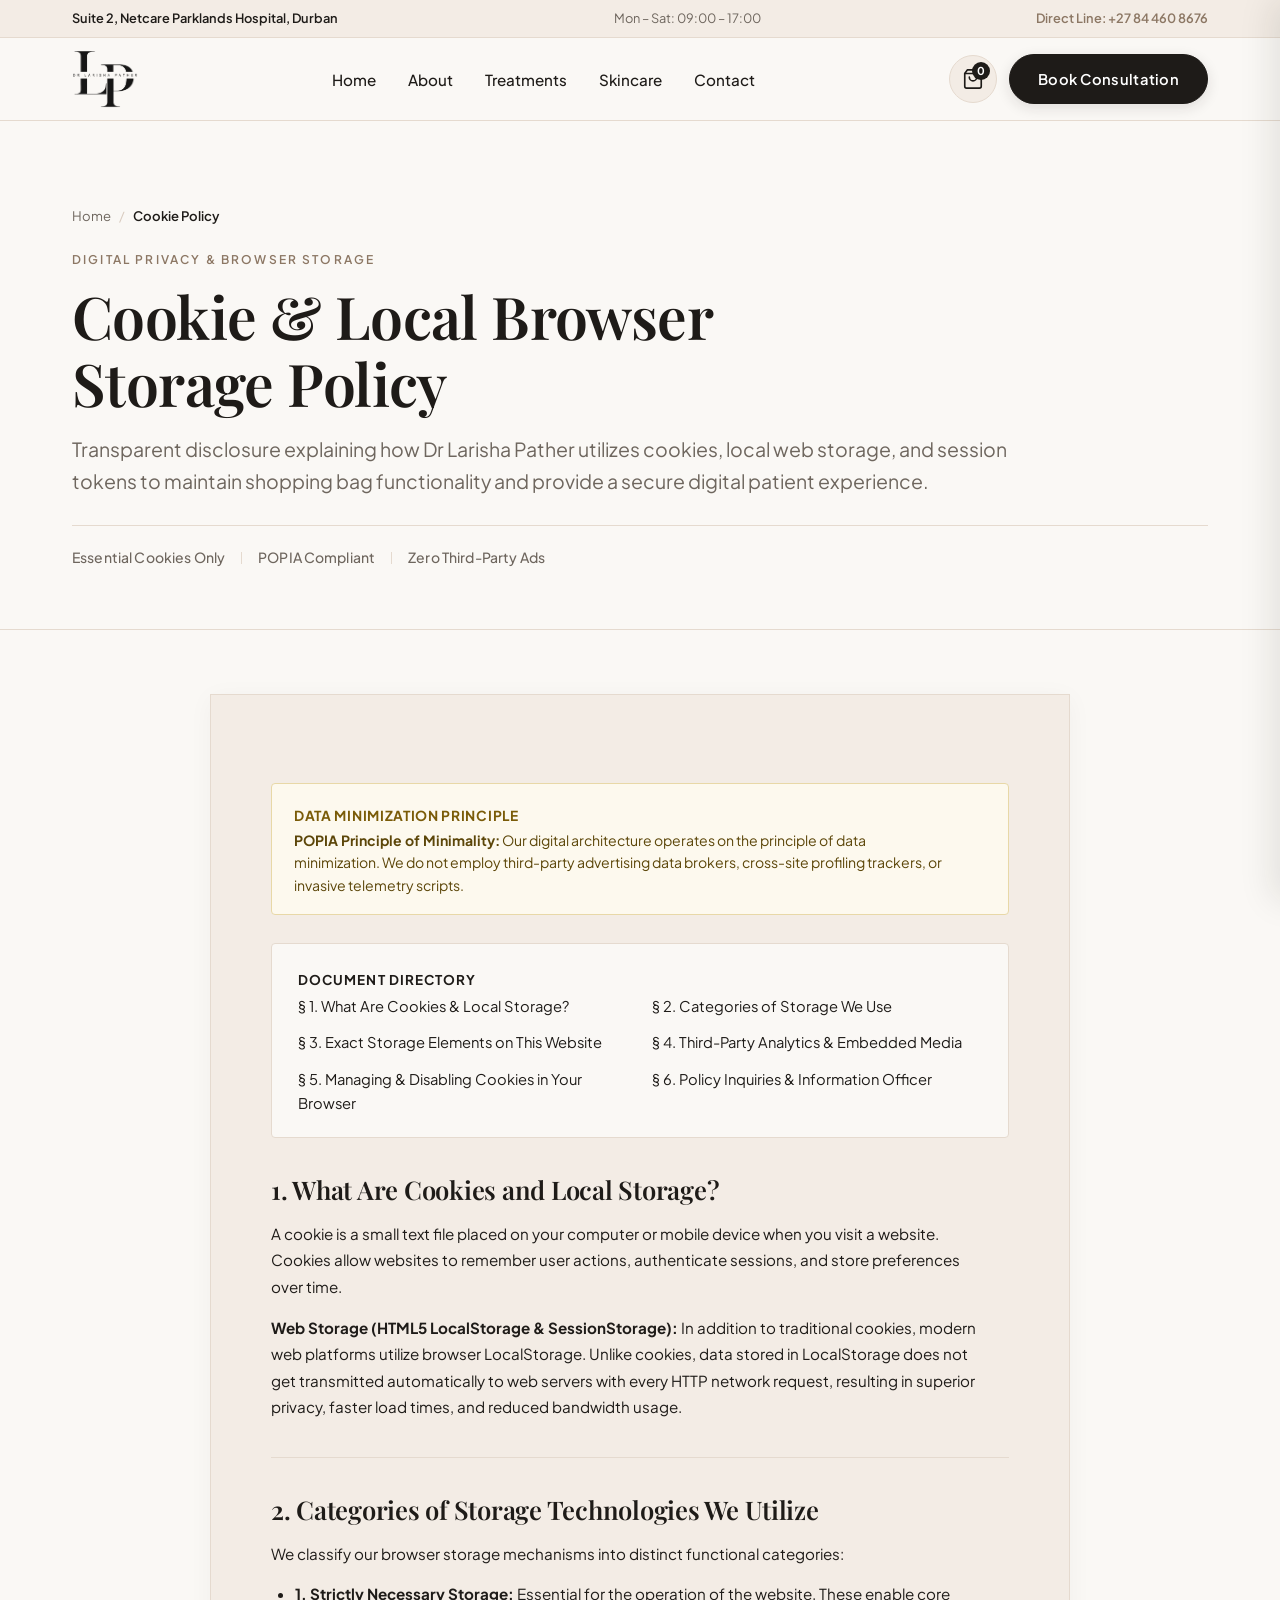
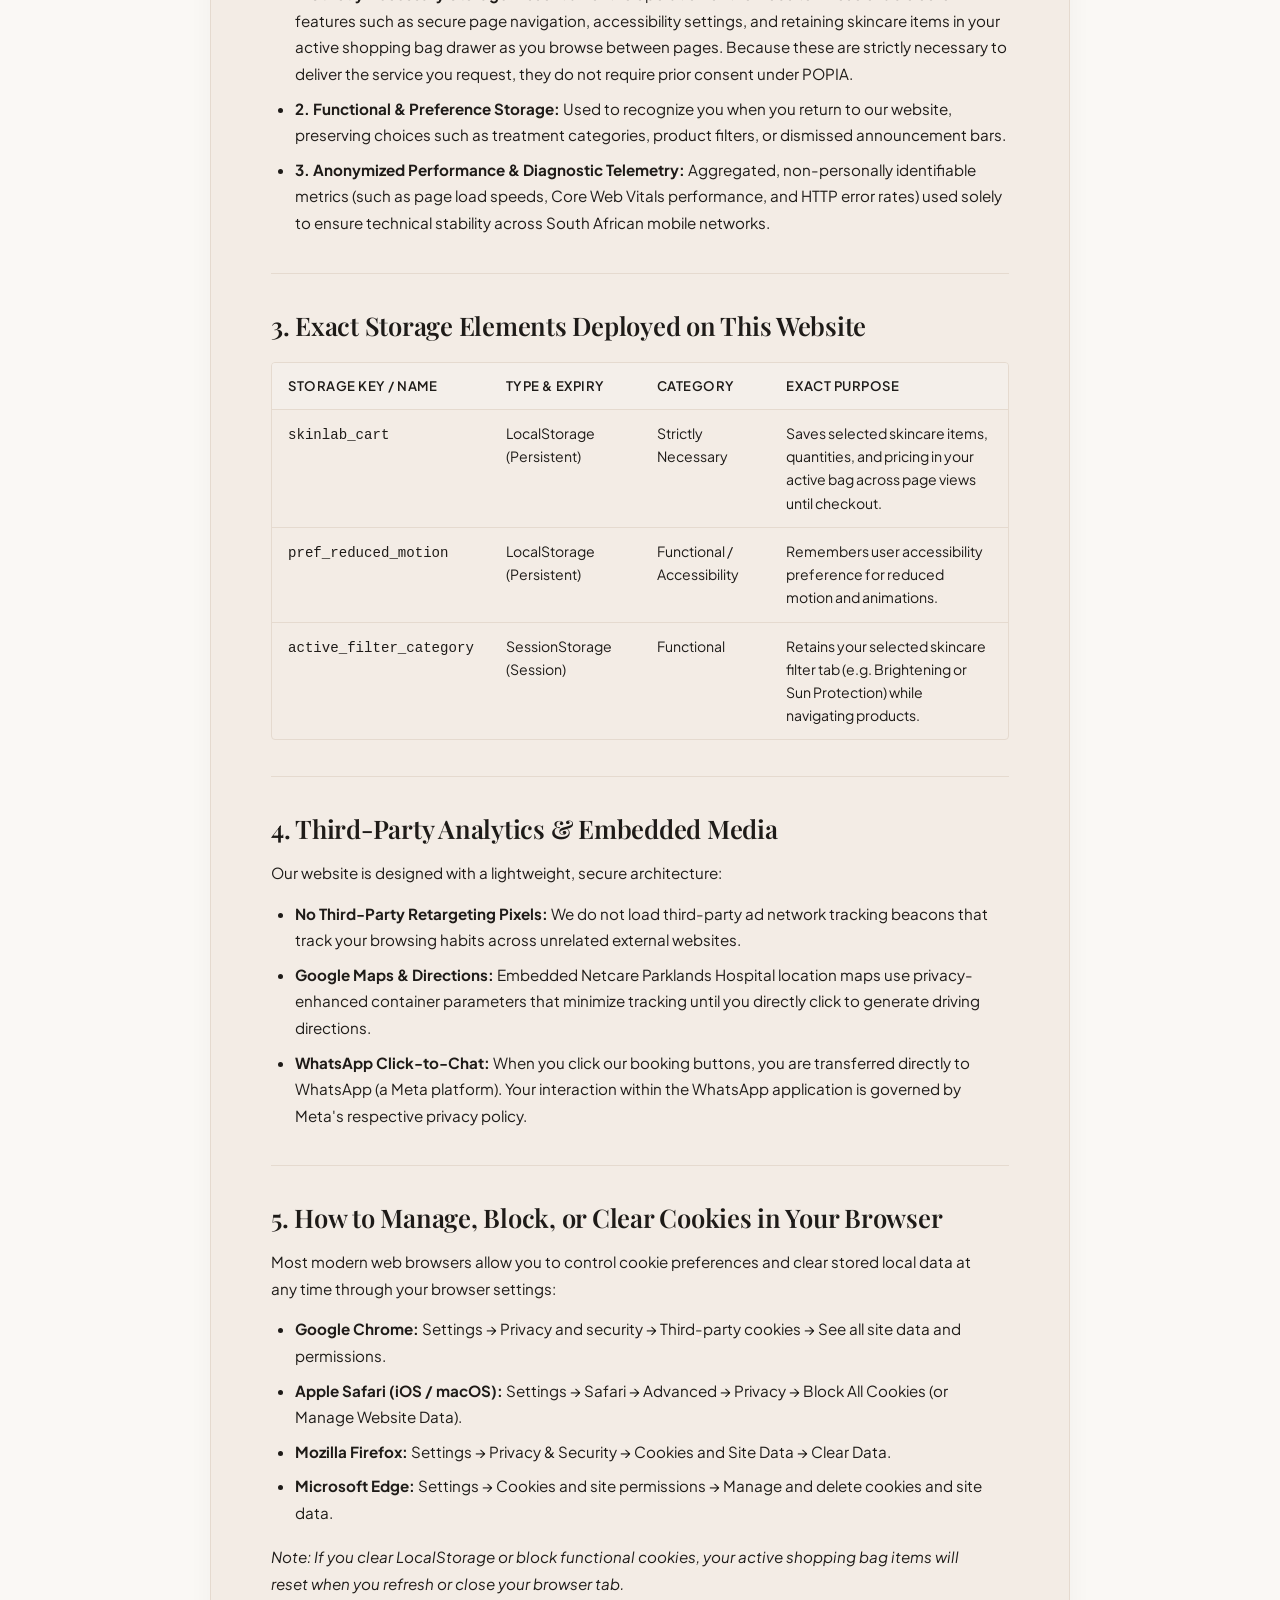
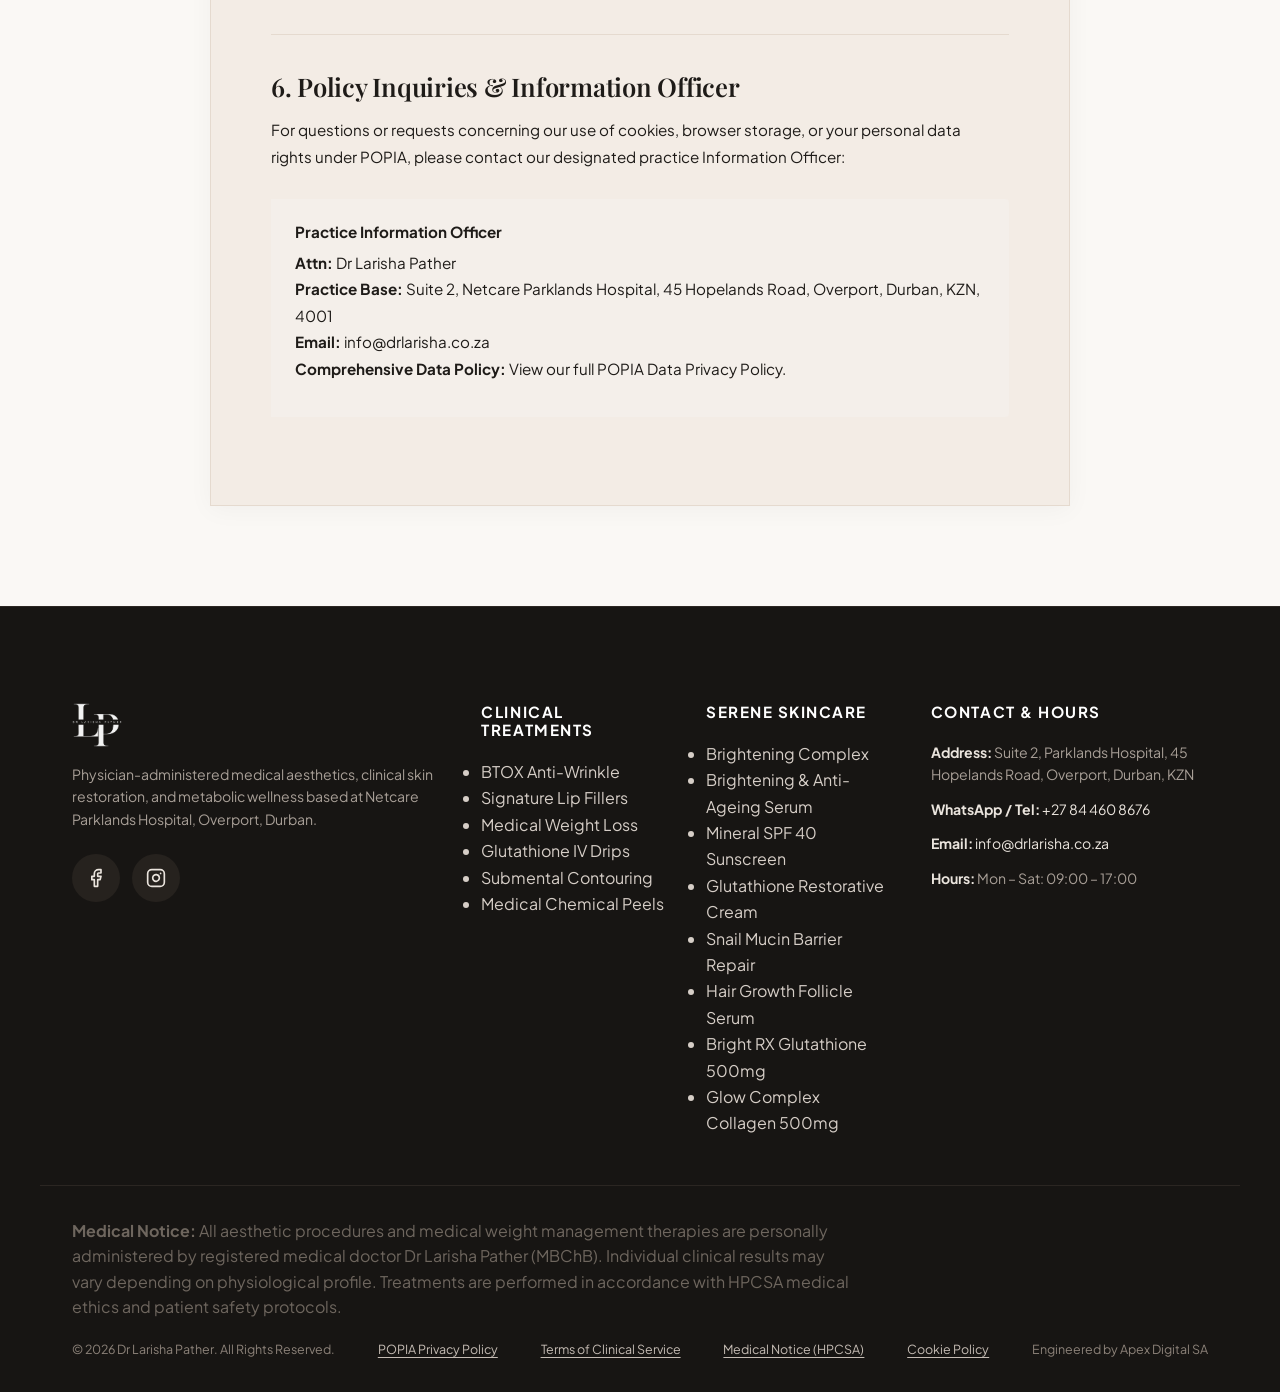
<file: cookie-policy.html>
<!DOCTYPE html>
<html lang="en">
<head>
  <meta charset="UTF-8">
  <meta name="viewport" content="width=device-width, initial-scale=1.0">
  <title>Cookie &amp; Local Storage Policy | Dr Larisha Pather</title>
  <meta name="description" content="Cookie and browser storage policy for Dr Larisha Pather Medical Aesthetics and Serene Skincare boutique dispensary in Durban, South Africa.">
  <meta name="robots" content="index, follow">
  
  <!-- Favicon -->
  <link rel="icon" type="image/png" href="Assets/logos/logo-transparent.png">
  
  <!-- Google Fonts: Playfair Display (Brand Display) & Plus Jakarta Sans (Brand Body) -->
  <link rel="preconnect" href="https://fonts.googleapis.com">
  <link rel="preconnect" href="https://fonts.gstatic.com" crossorigin>
  <link href="https://fonts.googleapis.com/css2?family=Playfair+Display:ital,wght@0,500;0,600;0,700;1,400&family=Plus+Jakarta+Sans:wght@400;500;600;700&display=swap" rel="stylesheet">
  
  <link rel="stylesheet" href="style.css">
  
  <!-- Structured Data (MedicalWebPage Schema) -->
  <script type="application/ld+json">
  {
    "@context": "https://schema.org",
    "@type": "MedicalWebPage",
    "name": "Cookie & Local Storage Policy - Dr Larisha Pather",
    "description": "Cookie, tracking technology, and browser storage governance for Dr Larisha Pather web platform.",
    "url": "https://drlarisha.co.za/cookie-policy.html",
    "publisher": {
      "@type": "MedicalBusiness",
      "name": "Dr Larisha Pather - Medical Aesthetics & Wellness",
      "address": "Suite 2, Parklands Hospital, 45 Hopelands Road, Overport, Durban, KZN"
    }
  }
  </script>
</head>
<body>

  <!-- Top Emergency & Location Trust Bar -->
  <aside class="top-trust-bar" aria-label="Practice announcement">
    <div class="site-container trust-bar-flex">
      <span class="trust-pill">Suite 2, Netcare Parklands Hospital, Durban</span>
      <span class="trust-hours">Mon – Sat: 09:00 – 17:00</span>
      <a href="tel:+27844608676" class="trust-call">Direct Line: +27 84 460 8676</a>
    </div>
  </aside>

  <!-- Master Sticky Header -->
  <header class="master-header" id="masterHeader">
    <div class="site-container header-inner">
      <a href="index.html" class="brand-link" aria-label="Dr Larisha Pather Home">
        <img src="Assets/logos/logo-transparent.png" alt="Dr Larisha Pather Medical Aesthetics Logo" class="brand-logo" width="66" height="58">
      </a>

      <!-- Desktop Navigation -->
      <nav class="desktop-nav" aria-label="Primary Navigation">
        <a href="index.html" class="nav-item">Home</a>
        <a href="about.html" class="nav-item">About</a>
        <a href="services.html" class="nav-item">Treatments</a>
        <a href="products.html" class="nav-item">Skincare</a>
        <a href="contact.html" class="nav-item">Contact</a>
      </nav>

      <!-- Header Action Group -->
      <div class="header-actions">
        <button type="button" class="cart-trigger" id="cartOpenBtn" aria-label="View skincare cart">
          <svg width="22" height="22" viewBox="0 0 24 24" fill="none" stroke="currentColor" stroke-width="1.8" stroke-linecap="round" stroke-linejoin="round" aria-hidden="true">
            <path d="M6 2L3 6v14a2 2 0 0 0 2 2h14a2 2 0 0 0 2-2V6l-3-4z"></path>
            <line x1="3" y1="6" x2="21" y2="6"></line>
            <path d="M16 10a4 4 0 0 1-8 0"></path>
          </svg>
          <span class="cart-counter" id="cartCount">0</span>
        </button>

        <a href="https://wa.me/27844608676?text=Hi%20Dr%20Larisha%2C%20I%20would%20like%20to%20book%20a%20consultation%20at%20Parklands%20Hospital." target="_blank" rel="noopener noreferrer" class="btn btn-primary nav-cta">Book Consultation</a>

        <!-- Mobile Hamburger Toggle (48px footprint) -->
        <button type="button" class="mobile-toggle" id="mobileToggle" aria-label="Open mobile navigation menu" aria-expanded="false" aria-controls="mobileDrawer">
          <span class="hamburger-bar"></span>
          <span class="hamburger-bar"></span>
          <span class="hamburger-bar"></span>
        </button>
      </div>
    </div>
  </header>

  <!-- Mobile Navigation Drawer -->
  <div class="mobile-drawer" id="mobileDrawer" aria-hidden="true">
    <div class="mobile-drawer-header">
      <img src="Assets/logos/logo-transparent.png" alt="Dr Larisha Pather Logo" class="drawer-logo" width="52" height="46">
      <button type="button" class="drawer-close" id="drawerClose" aria-label="Close menu">
        <svg width="24" height="24" viewBox="0 0 24 24" fill="none" stroke="currentColor" stroke-width="2" stroke-linecap="round" stroke-linejoin="round" aria-hidden="true">
          <line x1="18" y1="6" x2="6" y2="18"></line>
          <line x1="6" y1="6" x2="18" y2="18"></line>
        </svg>
      </button>
    </div>
    <div class="drawer-content">
      <nav class="mobile-nav" aria-label="Mobile Navigation">
        <a href="index.html" class="mobile-link">Home</a>
        <a href="about.html" class="mobile-link">About</a>
        <a href="services.html" class="mobile-link">Treatments</a>
        <a href="products.html" class="mobile-link">Skincare</a>
        <a href="contact.html" class="mobile-link">Contact</a>
      </nav>
      <div class="drawer-actions">
        <a href="https://wa.me/27844608676?text=Hi%20Dr%20Larisha%2C%20I%20would%20like%20to%20book%20a%20consultation%20at%20Parklands%20Hospital." target="_blank" rel="noopener noreferrer" class="btn btn-primary btn-block">Book via WhatsApp</a>
        <div class="drawer-contact-info">
          <p>Suite 2, Parklands Hospital, Overport</p>
          <a href="tel:+27844608676">+27 84 460 8676</a>
        </div>
      </div>
    </div>
  </div>

  <main id="mainContent">

    <!-- SUBPAGE EDITORIAL HERO -->
    <section class="subpage-hero" aria-label="Page Header">
      <div class="site-container">
        <nav class="breadcrumb-nav" aria-label="Breadcrumb">
          <a href="index.html" class="breadcrumb-link">Home</a>
          <span class="breadcrumb-sep" aria-hidden="true">/</span>
          <span class="breadcrumb-current">Cookie Policy</span>
        </nav>
        <span class="section-eyebrow">Digital Privacy &amp; Browser Storage</span>
        <h1 class="subpage-title">Cookie &amp; Local Browser Storage Policy</h1>
        <p class="subpage-lead">
          Transparent disclosure explaining how Dr Larisha Pather utilizes cookies, local web storage, and session tokens to maintain shopping bag functionality and provide a secure digital patient experience.
        </p>
        <div class="hero-trust-strip" role="list" aria-label="Cookie and storage highlights">
          <span class="trust-strip-item" role="listitem">Essential Cookies Only</span>
          <span class="trust-strip-divider" aria-hidden="true"></span>
          <span class="trust-strip-item" role="listitem">POPIA Compliant</span>
          <span class="trust-strip-divider" aria-hidden="true"></span>
          <span class="trust-strip-item" role="listitem">Zero Third-Party Ads</span>
        </div>
      </div>
    </section>

    <!-- LEGAL DOCUMENT BODY -->
    <section class="legal-page-wrapper" aria-label="Cookie Policy Document">
      <div class="site-container">
        <div class="legal-content-container">

          <div class="compliance-flag-box">
            <span class="compliance-flag-title">Data Minimization Principle</span>
            <p><strong>POPIA Principle of Minimality:</strong> Our digital architecture operates on the principle of data minimization. We do not employ third-party advertising data brokers, cross-site profiling trackers, or invasive telemetry scripts.</p>
          </div>

          <div class="legal-toc" aria-label="Table of Contents">
            <span class="legal-toc-title">Document Directory</span>
            <ul class="legal-toc-list">
              <li><a href="#section-1">&sect; 1. What Are Cookies &amp; Local Storage?</a></li>
              <li><a href="#section-2">&sect; 2. Categories of Storage We Use</a></li>
              <li><a href="#section-3">&sect; 3. Exact Storage Elements on This Website</a></li>
              <li><a href="#section-4">&sect; 4. Third-Party Analytics &amp; Embedded Media</a></li>
              <li><a href="#section-5">&sect; 5. Managing &amp; Disabling Cookies in Your Browser</a></li>
              <li><a href="#section-6">&sect; 6. Policy Inquiries &amp; Information Officer</a></li>
            </ul>
          </div>

          <!-- Section 1 -->
          <article class="legal-section" id="section-1">
            <h2>1. What Are Cookies and Local Storage?</h2>
            <p>A cookie is a small text file placed on your computer or mobile device when you visit a website. Cookies allow websites to remember user actions, authenticate sessions, and store preferences over time.</p>
            <p><strong>Web Storage (HTML5 LocalStorage &amp; SessionStorage):</strong> In addition to traditional cookies, modern web platforms utilize browser LocalStorage. Unlike cookies, data stored in LocalStorage does not get transmitted automatically to web servers with every HTTP network request, resulting in superior privacy, faster load times, and reduced bandwidth usage.</p>
          </article>

          <!-- Section 2 -->
          <article class="legal-section" id="section-2">
            <h2>2. Categories of Storage Technologies We Utilize</h2>
            <p>We classify our browser storage mechanisms into distinct functional categories:</p>
            <ul>
              <li><strong>1. Strictly Necessary Storage:</strong> Essential for the operation of the website. These enable core features such as secure page navigation, accessibility settings, and retaining skincare items in your active shopping bag drawer as you browse between pages. Because these are strictly necessary to deliver the service you request, they do not require prior consent under POPIA.</li>
              <li><strong>2. Functional &amp; Preference Storage:</strong> Used to recognize you when you return to our website, preserving choices such as treatment categories, product filters, or dismissed announcement bars.</li>
              <li><strong>3. Anonymized Performance &amp; Diagnostic Telemetry:</strong> Aggregated, non-personally identifiable metrics (such as page load speeds, Core Web Vitals performance, and HTTP error rates) used solely to ensure technical stability across South African mobile networks.</li>
            </ul>
          </article>

          <!-- Section 3 -->
          <article class="legal-section" id="section-3">
            <h2>3. Exact Storage Elements Deployed on This Website</h2>
            <div class="legal-table-wrapper">
              <table class="legal-table">
                <thead>
                  <tr>
                    <th>Storage Key / Name</th>
                    <th>Type &amp; Expiry</th>
                    <th>Category</th>
                    <th>Exact Purpose</th>
                  </tr>
                </thead>
                <tbody>
                  <tr>
                    <td><code>skinlab_cart</code></td>
                    <td>LocalStorage (Persistent)</td>
                    <td>Strictly Necessary</td>
                    <td>Saves selected skincare items, quantities, and pricing in your active bag across page views until checkout.</td>
                  </tr>
                  <tr>
                    <td><code>pref_reduced_motion</code></td>
                    <td>LocalStorage (Persistent)</td>
                    <td>Functional / Accessibility</td>
                    <td>Remembers user accessibility preference for reduced motion and animations.</td>
                  </tr>
                  <tr>
                    <td><code>active_filter_category</code></td>
                    <td>SessionStorage (Session)</td>
                    <td>Functional</td>
                    <td>Retains your selected skincare filter tab (e.g. Brightening or Sun Protection) while navigating products.</td>
                  </tr>
                </tbody>
              </table>
            </div>
          </article>

          <!-- Section 4 -->
          <article class="legal-section" id="section-4">
            <h2>4. Third-Party Analytics &amp; Embedded Media</h2>
            <p>Our website is designed with a lightweight, secure architecture:</p>
            <ul>
              <li><strong>No Third-Party Retargeting Pixels:</strong> We do not load third-party ad network tracking beacons that track your browsing habits across unrelated external websites.</li>
              <li><strong>Google Maps &amp; Directions:</strong> Embedded Netcare Parklands Hospital location maps use privacy-enhanced container parameters that minimize tracking until you directly click to generate driving directions.</li>
              <li><strong>WhatsApp Click-to-Chat:</strong> When you click our booking buttons, you are transferred directly to WhatsApp (a Meta platform). Your interaction within the WhatsApp application is governed by Meta's respective privacy policy.</li>
            </ul>
          </article>

          <!-- Section 5 -->
          <article class="legal-section" id="section-5">
            <h2>5. How to Manage, Block, or Clear Cookies in Your Browser</h2>
            <p>Most modern web browsers allow you to control cookie preferences and clear stored local data at any time through your browser settings:</p>
            <ul>
              <li><strong>Google Chrome:</strong> Settings &rarr; Privacy and security &rarr; Third-party cookies &rarr; See all site data and permissions.</li>
              <li><strong>Apple Safari (iOS / macOS):</strong> Settings &rarr; Safari &rarr; Advanced &rarr; Privacy &rarr; Block All Cookies (or Manage Website Data).</li>
              <li><strong>Mozilla Firefox:</strong> Settings &rarr; Privacy &amp; Security &rarr; Cookies and Site Data &rarr; Clear Data.</li>
              <li><strong>Microsoft Edge:</strong> Settings &rarr; Cookies and site permissions &rarr; Manage and delete cookies and site data.</li>
            </ul>
            <p><em>Note: If you clear LocalStorage or block functional cookies, your active shopping bag items will reset when you refresh or close your browser tab.</em></p>
          </article>

          <!-- Section 6 -->
          <article class="legal-section" id="section-6">
            <h2>6. Policy Inquiries &amp; Information Officer</h2>
            <p>For questions or requests concerning our use of cookies, browser storage, or your personal data rights under POPIA, please contact our designated practice Information Officer:</p>
            <div class="legal-callout">
              <span class="legal-callout-title">Practice Information Officer</span>
              <p>
                <strong>Attn:</strong> Dr Larisha Pather<br>
                <strong>Practice Base:</strong> Suite 2, Netcare Parklands Hospital, 45 Hopelands Road, Overport, Durban, KZN, 4001<br>
                <strong>Email:</strong> <a href="mailto:info@drlarisha.co.za">info@drlarisha.co.za</a><br>
                <strong>Comprehensive Data Policy:</strong> View our full <a href="privacy-policy.html">POPIA Data Privacy Policy</a>.
              </p>
            </div>
          </article>

        </div>
      </div>
    </section>

  </main>

  <!-- MASTER FOOTER -->
  <footer class="master-footer" aria-label="Site Footer">
    <div class="site-container footer-inner">
      <div class="footer-col brand-col">
        <img src="Assets/logos/logo-transparent.png" alt="Dr Larisha Pather Logo" class="footer-logo" width="50" height="44">
        <p class="footer-bio">
          Physician-administered medical aesthetics, clinical skin restoration, and metabolic wellness based at Netcare
          Parklands Hospital, Overport, Durban.
        </p>
        <div class="footer-social-links">
          <a href="https://www.facebook.com/p/Dr-Larisha-Pather-61576050460534/" target="_blank"
            rel="noopener noreferrer" class="social-icon-link" aria-label="Follow Dr Larisha Pather on Facebook">
            <svg width="20" height="20" viewBox="0 0 24 24" fill="none" stroke="currentColor" stroke-width="2"
              stroke-linecap="round" stroke-linejoin="round" aria-hidden="true">
              <path d="M18 2h-3a5 5 0 0 0-5 5v3H7v4h3v8h4v-8h3l1-4h-4V7a1 1 0 0 1 1-1h3z"></path>
            </svg>
          </a>
          <a href="https://www.instagram.com/drlarisha/" target="_blank" rel="noopener noreferrer"
            class="social-icon-link" aria-label="Follow Dr Larisha Pather on Instagram">
            <svg width="20" height="20" viewBox="0 0 24 24" fill="none" stroke="currentColor" stroke-width="2"
              stroke-linecap="round" stroke-linejoin="round" aria-hidden="true">
              <rect x="2" y="2" width="20" height="20" rx="5" ry="5"></rect>
              <path d="M16 11.37A4 4 0 1 1 12.63 8 4 4 0 0 1 16 11.37z"></path>
              <line x1="17.5" y1="6.5" x2="17.51" y2="6.5"></line>
            </svg>
          </a>
        </div>
      </div>

      <div class="footer-col">
        <h4 class="footer-heading">Clinical Treatments</h4>
        <ul class="footer-nav">
          <li><a href="services.html#anti-aging">BTOX Anti-Wrinkle</a></li>
          <li><a href="services.html#dermal-fillers">Signature Lip Fillers</a></li>
          <li><a href="services.html#weight-loss">Medical Weight Loss</a></li>
          <li><a href="services.html#wellness-drips">Glutathione IV Drips</a></li>
          <li><a href="services.html#body-contouring">Submental Contouring</a></li>
          <li><a href="services.html#chemical-peels">Medical Chemical Peels</a></li>
        </ul>
      </div>

      <div class="footer-col">
        <h4 class="footer-heading">Serene Skincare</h4>
        <ul class="footer-nav">
          <li><a href="products.html">Brightening Complex</a></li>
          <li><a href="products.html">Brightening &amp; Anti-Ageing Serum</a></li>
          <li><a href="products.html">Mineral SPF 40 Sunscreen</a></li>
          <li><a href="products.html">Glutathione Restorative Cream</a></li>
          <li><a href="products.html">Snail Mucin Barrier Repair</a></li>
          <li><a href="products.html">Hair Growth Follicle Serum</a></li>
          <li><a href="products.html">Bright RX Glutathione 500mg</a></li>
          <li><a href="products.html">Glow Complex Collagen 500mg</a></li>
        </ul>
      </div>

      <div class="footer-col">
        <h4 class="footer-heading">Contact &amp; Hours</h4>
        <p class="footer-contact-item"><strong>Address:</strong> Suite 2, Parklands Hospital, 45 Hopelands Road, Overport, Durban, KZN</p>
        <p class="footer-contact-item"><strong>WhatsApp / Tel:</strong> <a href="tel:+27844608676">+27 84 460 8676</a></p>
        <p class="footer-contact-item"><strong>Email:</strong> <a href="mailto:info@drlarisha.co.za">info@drlarisha.co.za</a></p>
        <p class="footer-contact-item"><strong>Hours:</strong> Mon – Sat: 09:00 – 17:00</p>
      </div>
    </div>

    <!-- Legal & Compliance Notice -->
    <div class="site-container footer-legal-bar">
      <div class="medical-disclaimer">
        <p><strong>Medical Notice:</strong> All aesthetic procedures and medical weight management therapies are
          personally administered by registered medical doctor Dr Larisha Pather (MBChB). Individual clinical results
          may vary depending on physiological profile. Treatments are performed in accordance with HPCSA medical ethics
          and patient safety protocols.</p>
      </div>
      <div class="legal-links-row">
        <span>&copy; 2026 Dr Larisha Pather. All Rights Reserved.</span>
        <a href="privacy-policy.html">POPIA Privacy Policy</a>
        <a href="terms.html">Terms of Clinical Service</a>
        <a href="medical-disclaimer.html">Medical Notice (HPCSA)</a>
        <a href="cookie-policy.html">Cookie Policy</a>
        <span>Engineered by Apex Digital SA</span>
      </div>
    </div>
  </footer>

  <!-- SLIDING SKINCARE CART DRAWER -->
  <aside class="cart-drawer-overlay" id="cartOverlay" aria-hidden="true">
    <div class="cart-drawer" role="dialog" aria-modal="true" aria-label="Skincare Shopping Cart">
      <div class="cart-header">
        <h3 class="cart-title">Your Skincare Bag</h3>
        <button type="button" class="cart-close-btn" id="cartCloseBtn" aria-label="Close cart drawer">
          <svg width="22" height="22" viewBox="0 0 24 24" fill="none" stroke="currentColor" stroke-width="2" stroke-linecap="round" stroke-linejoin="round">
            <line x1="18" y1="6" x2="6" y2="18"></line>
            <line x1="6" y1="6" x2="18" y2="18"></line>
          </svg>
        </button>
      </div>
      <div class="cart-items-list" id="cartItemsList"></div>
      <div class="cart-footer">
        <div class="cart-summary-row">
          <span>Subtotal</span>
          <span class="cart-subtotal" id="cartSubtotal">R0.00</span>
        </div>
        <p class="cart-shipping-note">Free courier across SA on orders over R1 200</p>
        <button type="button" class="btn btn-primary btn-block checkout-btn" id="cartCheckoutBtn">
          Proceed to Order via WhatsApp
        </button>
      </div>
    </div>
  </aside>

  <script src="app.js"></script>
</body>
</html>
</file>
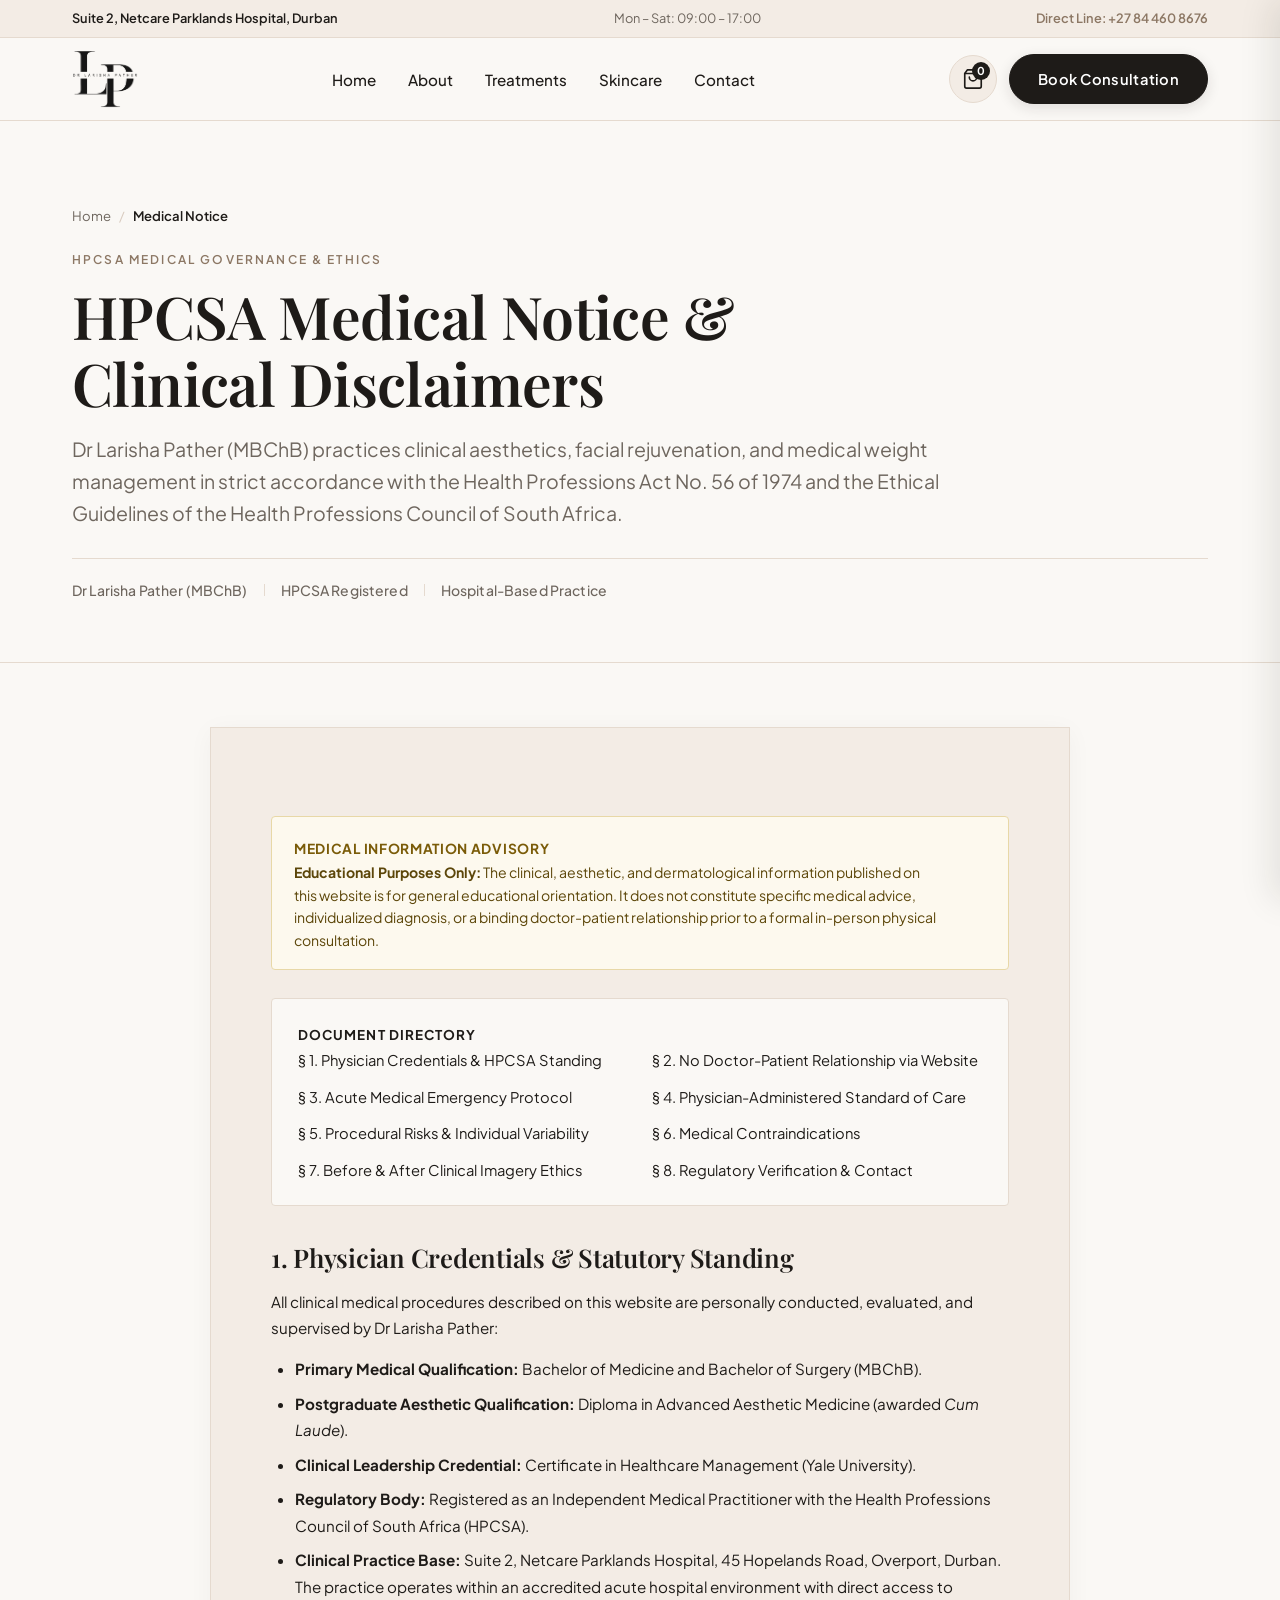
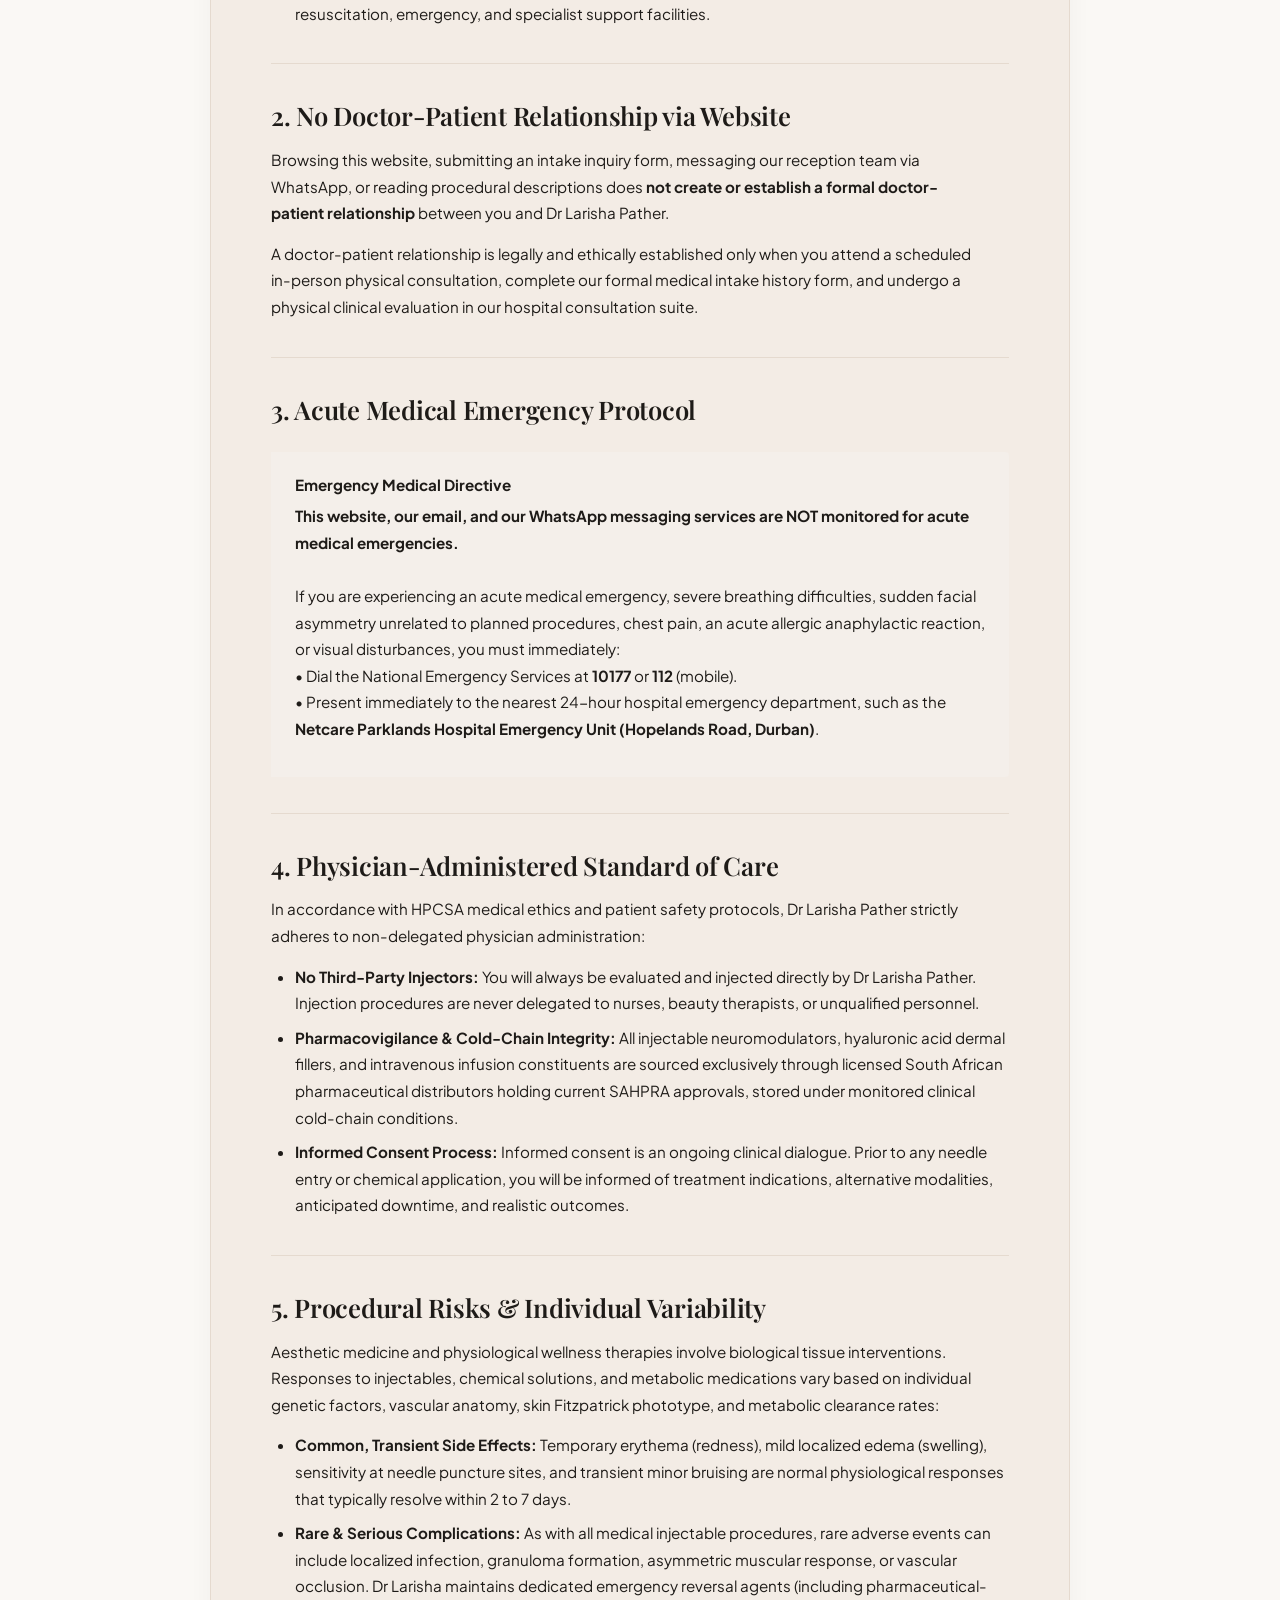
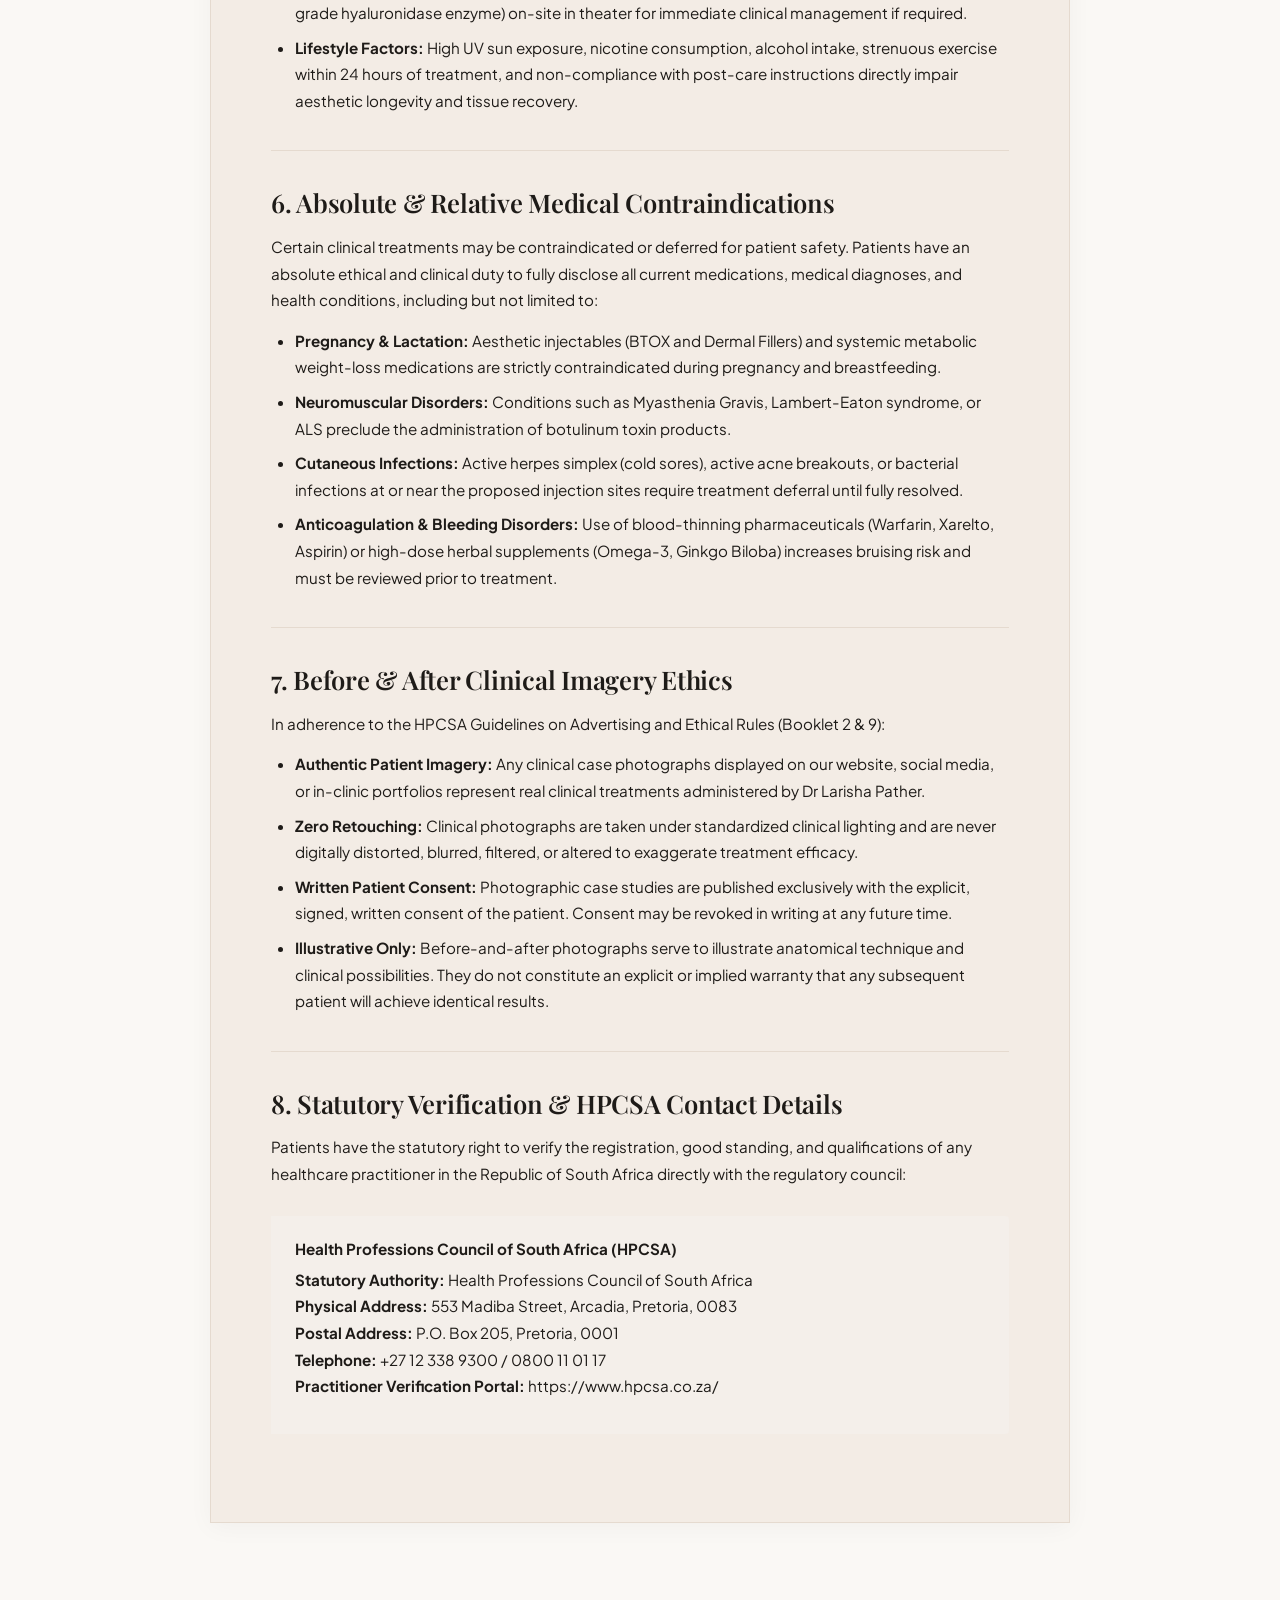
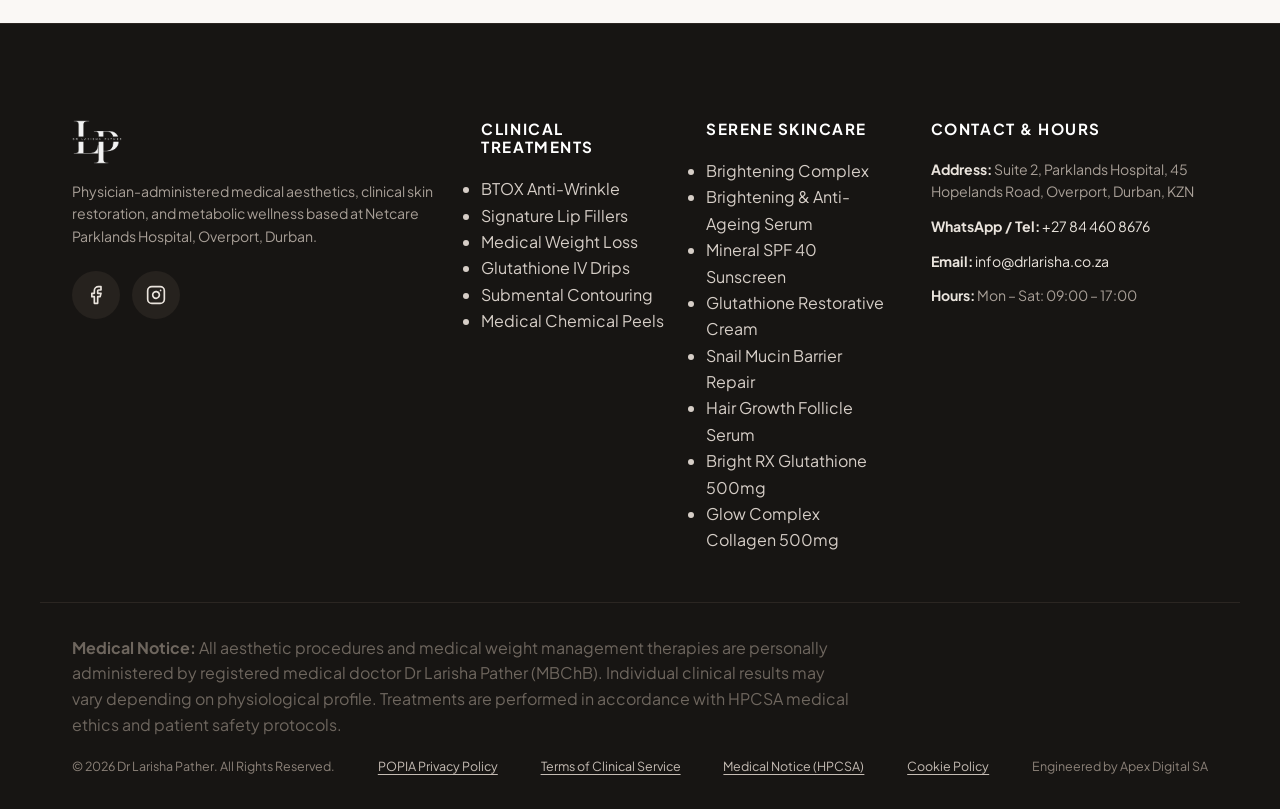
<file: medical-disclaimer.html>
<!DOCTYPE html>
<html lang="en">
<head>
  <meta charset="UTF-8">
  <meta name="viewport" content="width=device-width, initial-scale=1.0">
  <title>HPCSA Medical Notice &amp; Clinical Disclaimer | Dr Larisha Pather</title>
  <meta name="description" content="HPCSA Medical ethics notice, informed consent framework, and clinical aesthetic disclaimer for Dr Larisha Pather (MBChB) practicing at Netcare Parklands Hospital, Durban.">
  <meta name="robots" content="index, follow">
  
  <!-- Favicon -->
  <link rel="icon" type="image/png" href="Assets/logos/logo-transparent.png">
  
  <!-- Google Fonts: Playfair Display (Brand Display) & Plus Jakarta Sans (Brand Body) -->
  <link rel="preconnect" href="https://fonts.googleapis.com">
  <link rel="preconnect" href="https://fonts.gstatic.com" crossorigin>
  <link href="https://fonts.googleapis.com/css2?family=Playfair+Display:ital,wght@0,500;0,600;0,700;1,400&family=Plus+Jakarta+Sans:wght@400;500;600;700&display=swap" rel="stylesheet">
  
  <link rel="stylesheet" href="style.css">
  
  <!-- Structured Data (MedicalWebPage Schema) -->
  <script type="application/ld+json">
  {
    "@context": "https://schema.org",
    "@type": "MedicalWebPage",
    "name": "Medical Notice & HPCSA Compliance - Dr Larisha Pather",
    "description": "Statutory medical disclosure, clinical disclaimer, and HPCSA ethical rules governance for medical aesthetics practice.",
    "url": "https://drlarisha.co.za/medical-disclaimer.html",
    "publisher": {
      "@type": "MedicalBusiness",
      "name": "Dr Larisha Pather - Medical Aesthetics & Wellness",
      "address": "Suite 2, Parklands Hospital, 45 Hopelands Road, Overport, Durban, KZN"
    }
  }
  </script>
</head>
<body>

  <!-- Top Emergency & Location Trust Bar -->
  <aside class="top-trust-bar" aria-label="Practice announcement">
    <div class="site-container trust-bar-flex">
      <span class="trust-pill">Suite 2, Netcare Parklands Hospital, Durban</span>
      <span class="trust-hours">Mon – Sat: 09:00 – 17:00</span>
      <a href="tel:+27844608676" class="trust-call">Direct Line: +27 84 460 8676</a>
    </div>
  </aside>

  <!-- Master Sticky Header -->
  <header class="master-header" id="masterHeader">
    <div class="site-container header-inner">
      <a href="index.html" class="brand-link" aria-label="Dr Larisha Pather Home">
        <img src="Assets/logos/logo-transparent.png" alt="Dr Larisha Pather Medical Aesthetics Logo" class="brand-logo" width="66" height="58">
      </a>

      <!-- Desktop Navigation -->
      <nav class="desktop-nav" aria-label="Primary Navigation">
        <a href="index.html" class="nav-item">Home</a>
        <a href="about.html" class="nav-item">About</a>
        <a href="services.html" class="nav-item">Treatments</a>
        <a href="products.html" class="nav-item">Skincare</a>
        <a href="contact.html" class="nav-item">Contact</a>
      </nav>

      <!-- Header Action Group -->
      <div class="header-actions">
        <button type="button" class="cart-trigger" id="cartOpenBtn" aria-label="View skincare cart">
          <svg width="22" height="22" viewBox="0 0 24 24" fill="none" stroke="currentColor" stroke-width="1.8" stroke-linecap="round" stroke-linejoin="round" aria-hidden="true">
            <path d="M6 2L3 6v14a2 2 0 0 0 2 2h14a2 2 0 0 0 2-2V6l-3-4z"></path>
            <line x1="3" y1="6" x2="21" y2="6"></line>
            <path d="M16 10a4 4 0 0 1-8 0"></path>
          </svg>
          <span class="cart-counter" id="cartCount">0</span>
        </button>

        <a href="https://wa.me/27844608676?text=Hi%20Dr%20Larisha%2C%20I%20would%20like%20to%20book%20a%20consultation%20at%20Parklands%20Hospital." target="_blank" rel="noopener noreferrer" class="btn btn-primary nav-cta">Book Consultation</a>

        <!-- Mobile Hamburger Toggle (48px footprint) -->
        <button type="button" class="mobile-toggle" id="mobileToggle" aria-label="Open mobile navigation menu" aria-expanded="false" aria-controls="mobileDrawer">
          <span class="hamburger-bar"></span>
          <span class="hamburger-bar"></span>
          <span class="hamburger-bar"></span>
        </button>
      </div>
    </div>
  </header>

  <!-- Mobile Navigation Drawer -->
  <div class="mobile-drawer" id="mobileDrawer" aria-hidden="true">
    <div class="mobile-drawer-header">
      <img src="Assets/logos/logo-transparent.png" alt="Dr Larisha Pather Logo" class="drawer-logo" width="52" height="46">
      <button type="button" class="drawer-close" id="drawerClose" aria-label="Close menu">
        <svg width="24" height="24" viewBox="0 0 24 24" fill="none" stroke="currentColor" stroke-width="2" stroke-linecap="round" stroke-linejoin="round" aria-hidden="true">
          <line x1="18" y1="6" x2="6" y2="18"></line>
          <line x1="6" y1="6" x2="18" y2="18"></line>
        </svg>
      </button>
    </div>
    <div class="drawer-content">
      <nav class="mobile-nav" aria-label="Mobile Navigation">
        <a href="index.html" class="mobile-link">Home</a>
        <a href="about.html" class="mobile-link">About</a>
        <a href="services.html" class="mobile-link">Treatments</a>
        <a href="products.html" class="mobile-link">Skincare</a>
        <a href="contact.html" class="mobile-link">Contact</a>
      </nav>
      <div class="drawer-actions">
        <a href="https://wa.me/27844608676?text=Hi%20Dr%20Larisha%2C%20I%20would%20like%20to%20book%20a%20consultation%20at%20Parklands%20Hospital." target="_blank" rel="noopener noreferrer" class="btn btn-primary btn-block">Book via WhatsApp</a>
        <div class="drawer-contact-info">
          <p>Suite 2, Parklands Hospital, Overport</p>
          <a href="tel:+27844608676">+27 84 460 8676</a>
        </div>
      </div>
    </div>
  </div>

  <main id="mainContent">

    <!-- SUBPAGE EDITORIAL HERO -->
    <section class="subpage-hero" aria-label="Page Header">
      <div class="site-container">
        <nav class="breadcrumb-nav" aria-label="Breadcrumb">
          <a href="index.html" class="breadcrumb-link">Home</a>
          <span class="breadcrumb-sep" aria-hidden="true">/</span>
          <span class="breadcrumb-current">Medical Notice</span>
        </nav>
        <span class="section-eyebrow">HPCSA Medical Governance &amp; Ethics</span>
        <h1 class="subpage-title">HPCSA Medical Notice &amp; Clinical Disclaimers</h1>
        <p class="subpage-lead">
          Dr Larisha Pather (MBChB) practices clinical aesthetics, facial rejuvenation, and medical weight management in strict accordance with the Health Professions Act No. 56 of 1974 and the Ethical Guidelines of the Health Professions Council of South Africa.
        </p>
        <div class="hero-trust-strip" role="list" aria-label="Medical governance highlights">
          <span class="trust-strip-item" role="listitem">Dr Larisha Pather (MBChB)</span>
          <span class="trust-strip-divider" aria-hidden="true"></span>
          <span class="trust-strip-item" role="listitem">HPCSA Registered</span>
          <span class="trust-strip-divider" aria-hidden="true"></span>
          <span class="trust-strip-item" role="listitem">Hospital-Based Practice</span>
        </div>
      </div>
    </section>

    <!-- LEGAL DOCUMENT BODY -->
    <section class="legal-page-wrapper" aria-label="Medical Disclaimer Document">
      <div class="site-container">
        <div class="legal-content-container">

          <div class="compliance-flag-box">
            <span class="compliance-flag-title">Medical Information Advisory</span>
            <p><strong>Educational Purposes Only:</strong> The clinical, aesthetic, and dermatological information published on this website is for general educational orientation. It does not constitute specific medical advice, individualized diagnosis, or a binding doctor-patient relationship prior to a formal in-person physical consultation.</p>
          </div>

          <div class="legal-toc" aria-label="Table of Contents">
            <span class="legal-toc-title">Document Directory</span>
            <ul class="legal-toc-list">
              <li><a href="#section-1">&sect; 1. Physician Credentials &amp; HPCSA Standing</a></li>
              <li><a href="#section-2">&sect; 2. No Doctor-Patient Relationship via Website</a></li>
              <li><a href="#section-3">&sect; 3. Acute Medical Emergency Protocol</a></li>
              <li><a href="#section-4">&sect; 4. Physician-Administered Standard of Care</a></li>
              <li><a href="#section-5">&sect; 5. Procedural Risks &amp; Individual Variability</a></li>
              <li><a href="#section-6">&sect; 6. Medical Contraindications</a></li>
              <li><a href="#section-7">&sect; 7. Before &amp; After Clinical Imagery Ethics</a></li>
              <li><a href="#section-8">&sect; 8. Regulatory Verification &amp; Contact</a></li>
            </ul>
          </div>

          <!-- Section 1 -->
          <article class="legal-section" id="section-1">
            <h2>1. Physician Credentials &amp; Statutory Standing</h2>
            <p>All clinical medical procedures described on this website are personally conducted, evaluated, and supervised by Dr Larisha Pather:</p>
            <ul>
              <li><strong>Primary Medical Qualification:</strong> Bachelor of Medicine and Bachelor of Surgery (MBChB).</li>
              <li><strong>Postgraduate Aesthetic Qualification:</strong> Diploma in Advanced Aesthetic Medicine (awarded <em>Cum Laude</em>).</li>
              <li><strong>Clinical Leadership Credential:</strong> Certificate in Healthcare Management (Yale University).</li>
              <li><strong>Regulatory Body:</strong> Registered as an Independent Medical Practitioner with the Health Professions Council of South Africa (HPCSA).</li>
              <li><strong>Clinical Practice Base:</strong> Suite 2, Netcare Parklands Hospital, 45 Hopelands Road, Overport, Durban. The practice operates within an accredited acute hospital environment with direct access to resuscitation, emergency, and specialist support facilities.</li>
            </ul>
          </article>

          <!-- Section 2 -->
          <article class="legal-section" id="section-2">
            <h2>2. No Doctor-Patient Relationship via Website</h2>
            <p>Browsing this website, submitting an intake inquiry form, messaging our reception team via WhatsApp, or reading procedural descriptions does <strong>not create or establish a formal doctor-patient relationship</strong> between you and Dr Larisha Pather.</p>
            <p>A doctor-patient relationship is legally and ethically established only when you attend a scheduled in-person physical consultation, complete our formal medical intake history form, and undergo a physical clinical evaluation in our hospital consultation suite.</p>
          </article>

          <!-- Section 3 -->
          <article class="legal-section" id="section-3">
            <h2>3. Acute Medical Emergency Protocol</h2>
            <div class="legal-callout">
              <span class="legal-callout-title">Emergency Medical Directive</span>
              <p>
                <strong>This website, our email, and our WhatsApp messaging services are NOT monitored for acute medical emergencies.</strong><br><br>
                If you are experiencing an acute medical emergency, severe breathing difficulties, sudden facial asymmetry unrelated to planned procedures, chest pain, an acute allergic anaphylactic reaction, or visual disturbances, you must immediately:
                <br>&bull; Dial the National Emergency Services at <strong>10177</strong> or <strong>112</strong> (mobile).
                <br>&bull; Present immediately to the nearest 24-hour hospital emergency department, such as the <strong>Netcare Parklands Hospital Emergency Unit (Hopelands Road, Durban)</strong>.
              </p>
            </div>
          </article>

          <!-- Section 4 -->
          <article class="legal-section" id="section-4">
            <h2>4. Physician-Administered Standard of Care</h2>
            <p>In accordance with HPCSA medical ethics and patient safety protocols, Dr Larisha Pather strictly adheres to non-delegated physician administration:</p>
            <ul>
              <li><strong>No Third-Party Injectors:</strong> You will always be evaluated and injected directly by Dr Larisha Pather. Injection procedures are never delegated to nurses, beauty therapists, or unqualified personnel.</li>
              <li><strong>Pharmacovigilance &amp; Cold-Chain Integrity:</strong> All injectable neuromodulators, hyaluronic acid dermal fillers, and intravenous infusion constituents are sourced exclusively through licensed South African pharmaceutical distributors holding current SAHPRA approvals, stored under monitored clinical cold-chain conditions.</li>
              <li><strong>Informed Consent Process:</strong> Informed consent is an ongoing clinical dialogue. Prior to any needle entry or chemical application, you will be informed of treatment indications, alternative modalities, anticipated downtime, and realistic outcomes.</li>
            </ul>
          </article>

          <!-- Section 5 -->
          <article class="legal-section" id="section-5">
            <h2>5. Procedural Risks &amp; Individual Variability</h2>
            <p>Aesthetic medicine and physiological wellness therapies involve biological tissue interventions. Responses to injectables, chemical solutions, and metabolic medications vary based on individual genetic factors, vascular anatomy, skin Fitzpatrick phototype, and metabolic clearance rates:</p>
            <ul>
              <li><strong>Common, Transient Side Effects:</strong> Temporary erythema (redness), mild localized edema (swelling), sensitivity at needle puncture sites, and transient minor bruising are normal physiological responses that typically resolve within 2 to 7 days.</li>
              <li><strong>Rare &amp; Serious Complications:</strong> As with all medical injectable procedures, rare adverse events can include localized infection, granuloma formation, asymmetric muscular response, or vascular occlusion. Dr Larisha maintains dedicated emergency reversal agents (including pharmaceutical-grade hyaluronidase enzyme) on-site in theater for immediate clinical management if required.</li>
              <li><strong>Lifestyle Factors:</strong> High UV sun exposure, nicotine consumption, alcohol intake, strenuous exercise within 24 hours of treatment, and non-compliance with post-care instructions directly impair aesthetic longevity and tissue recovery.</li>
            </ul>
          </article>

          <!-- Section 6 -->
          <article class="legal-section" id="section-6">
            <h2>6. Absolute &amp; Relative Medical Contraindications</h2>
            <p>Certain clinical treatments may be contraindicated or deferred for patient safety. Patients have an absolute ethical and clinical duty to fully disclose all current medications, medical diagnoses, and health conditions, including but not limited to:</p>
            <ul>
              <li><strong>Pregnancy &amp; Lactation:</strong> Aesthetic injectables (BTOX and Dermal Fillers) and systemic metabolic weight-loss medications are strictly contraindicated during pregnancy and breastfeeding.</li>
              <li><strong>Neuromuscular Disorders:</strong> Conditions such as Myasthenia Gravis, Lambert-Eaton syndrome, or ALS preclude the administration of botulinum toxin products.</li>
              <li><strong>Cutaneous Infections:</strong> Active herpes simplex (cold sores), active acne breakouts, or bacterial infections at or near the proposed injection sites require treatment deferral until fully resolved.</li>
              <li><strong>Anticoagulation &amp; Bleeding Disorders:</strong> Use of blood-thinning pharmaceuticals (Warfarin, Xarelto, Aspirin) or high-dose herbal supplements (Omega-3, Ginkgo Biloba) increases bruising risk and must be reviewed prior to treatment.</li>
            </ul>
          </article>

          <!-- Section 7 -->
          <article class="legal-section" id="section-7">
            <h2>7. Before &amp; After Clinical Imagery Ethics</h2>
            <p>In adherence to the HPCSA Guidelines on Advertising and Ethical Rules (Booklet 2 &amp; 9):</p>
            <ul>
              <li><strong>Authentic Patient Imagery:</strong> Any clinical case photographs displayed on our website, social media, or in-clinic portfolios represent real clinical treatments administered by Dr Larisha Pather.</li>
              <li><strong>Zero Retouching:</strong> Clinical photographs are taken under standardized clinical lighting and are never digitally distorted, blurred, filtered, or altered to exaggerate treatment efficacy.</li>
              <li><strong>Written Patient Consent:</strong> Photographic case studies are published exclusively with the explicit, signed, written consent of the patient. Consent may be revoked in writing at any future time.</li>
              <li><strong>Illustrative Only:</strong> Before-and-after photographs serve to illustrate anatomical technique and clinical possibilities. They do not constitute an explicit or implied warranty that any subsequent patient will achieve identical results.</li>
            </ul>
          </article>

          <!-- Section 8 -->
          <article class="legal-section" id="section-8">
            <h2>8. Statutory Verification &amp; HPCSA Contact Details</h2>
            <p>Patients have the statutory right to verify the registration, good standing, and qualifications of any healthcare practitioner in the Republic of South Africa directly with the regulatory council:</p>
            <div class="legal-callout">
              <span class="legal-callout-title">Health Professions Council of South Africa (HPCSA)</span>
              <p>
                <strong>Statutory Authority:</strong> Health Professions Council of South Africa<br>
                <strong>Physical Address:</strong> 553 Madiba Street, Arcadia, Pretoria, 0083<br>
                <strong>Postal Address:</strong> P.O. Box 205, Pretoria, 0001<br>
                <strong>Telephone:</strong> +27 12 338 9300 / 0800 11 01 17<br>
                <strong>Practitioner Verification Portal:</strong> <a href="https://www.hpcsa.co.za/" target="_blank" rel="noopener noreferrer">https://www.hpcsa.co.za/</a>
              </p>
            </div>
          </article>

        </div>
      </div>
    </section>

  </main>

  <!-- MASTER FOOTER -->
  <footer class="master-footer" aria-label="Site Footer">
    <div class="site-container footer-inner">
      <div class="footer-col brand-col">
        <img src="Assets/logos/logo-transparent.png" alt="Dr Larisha Pather Logo" class="footer-logo" width="50" height="44">
        <p class="footer-bio">
          Physician-administered medical aesthetics, clinical skin restoration, and metabolic wellness based at Netcare
          Parklands Hospital, Overport, Durban.
        </p>
        <div class="footer-social-links">
          <a href="https://www.facebook.com/p/Dr-Larisha-Pather-61576050460534/" target="_blank"
            rel="noopener noreferrer" class="social-icon-link" aria-label="Follow Dr Larisha Pather on Facebook">
            <svg width="20" height="20" viewBox="0 0 24 24" fill="none" stroke="currentColor" stroke-width="2"
              stroke-linecap="round" stroke-linejoin="round" aria-hidden="true">
              <path d="M18 2h-3a5 5 0 0 0-5 5v3H7v4h3v8h4v-8h3l1-4h-4V7a1 1 0 0 1 1-1h3z"></path>
            </svg>
          </a>
          <a href="https://www.instagram.com/drlarisha/" target="_blank" rel="noopener noreferrer"
            class="social-icon-link" aria-label="Follow Dr Larisha Pather on Instagram">
            <svg width="20" height="20" viewBox="0 0 24 24" fill="none" stroke="currentColor" stroke-width="2"
              stroke-linecap="round" stroke-linejoin="round" aria-hidden="true">
              <rect x="2" y="2" width="20" height="20" rx="5" ry="5"></rect>
              <path d="M16 11.37A4 4 0 1 1 12.63 8 4 4 0 0 1 16 11.37z"></path>
              <line x1="17.5" y1="6.5" x2="17.51" y2="6.5"></line>
            </svg>
          </a>
        </div>
      </div>

      <div class="footer-col">
        <h4 class="footer-heading">Clinical Treatments</h4>
        <ul class="footer-nav">
          <li><a href="services.html#anti-aging">BTOX Anti-Wrinkle</a></li>
          <li><a href="services.html#dermal-fillers">Signature Lip Fillers</a></li>
          <li><a href="services.html#weight-loss">Medical Weight Loss</a></li>
          <li><a href="services.html#wellness-drips">Glutathione IV Drips</a></li>
          <li><a href="services.html#body-contouring">Submental Contouring</a></li>
          <li><a href="services.html#chemical-peels">Medical Chemical Peels</a></li>
        </ul>
      </div>

      <div class="footer-col">
        <h4 class="footer-heading">Serene Skincare</h4>
        <ul class="footer-nav">
          <li><a href="products.html">Brightening Complex</a></li>
          <li><a href="products.html">Brightening &amp; Anti-Ageing Serum</a></li>
          <li><a href="products.html">Mineral SPF 40 Sunscreen</a></li>
          <li><a href="products.html">Glutathione Restorative Cream</a></li>
          <li><a href="products.html">Snail Mucin Barrier Repair</a></li>
          <li><a href="products.html">Hair Growth Follicle Serum</a></li>
          <li><a href="products.html">Bright RX Glutathione 500mg</a></li>
          <li><a href="products.html">Glow Complex Collagen 500mg</a></li>
        </ul>
      </div>

      <div class="footer-col">
        <h4 class="footer-heading">Contact &amp; Hours</h4>
        <p class="footer-contact-item"><strong>Address:</strong> Suite 2, Parklands Hospital, 45 Hopelands Road, Overport, Durban, KZN</p>
        <p class="footer-contact-item"><strong>WhatsApp / Tel:</strong> <a href="tel:+27844608676">+27 84 460 8676</a></p>
        <p class="footer-contact-item"><strong>Email:</strong> <a href="mailto:info@drlarisha.co.za">info@drlarisha.co.za</a></p>
        <p class="footer-contact-item"><strong>Hours:</strong> Mon – Sat: 09:00 – 17:00</p>
      </div>
    </div>

    <!-- Legal & Compliance Notice -->
    <div class="site-container footer-legal-bar">
      <div class="medical-disclaimer">
        <p><strong>Medical Notice:</strong> All aesthetic procedures and medical weight management therapies are
          personally administered by registered medical doctor Dr Larisha Pather (MBChB). Individual clinical results
          may vary depending on physiological profile. Treatments are performed in accordance with HPCSA medical ethics
          and patient safety protocols.</p>
      </div>
      <div class="legal-links-row">
        <span>&copy; 2026 Dr Larisha Pather. All Rights Reserved.</span>
        <a href="privacy-policy.html">POPIA Privacy Policy</a>
        <a href="terms.html">Terms of Clinical Service</a>
        <a href="medical-disclaimer.html">Medical Notice (HPCSA)</a>
        <a href="cookie-policy.html">Cookie Policy</a>
        <span>Engineered by Apex Digital SA</span>
      </div>
    </div>
  </footer>

  <!-- SLIDING SKINCARE CART DRAWER -->
  <aside class="cart-drawer-overlay" id="cartOverlay" aria-hidden="true">
    <div class="cart-drawer" role="dialog" aria-modal="true" aria-label="Skincare Shopping Cart">
      <div class="cart-header">
        <h3 class="cart-title">Your Skincare Bag</h3>
        <button type="button" class="cart-close-btn" id="cartCloseBtn" aria-label="Close cart drawer">
          <svg width="22" height="22" viewBox="0 0 24 24" fill="none" stroke="currentColor" stroke-width="2" stroke-linecap="round" stroke-linejoin="round">
            <line x1="18" y1="6" x2="6" y2="18"></line>
            <line x1="6" y1="6" x2="18" y2="18"></line>
          </svg>
        </button>
      </div>
      <div class="cart-items-list" id="cartItemsList"></div>
      <div class="cart-footer">
        <div class="cart-summary-row">
          <span>Subtotal</span>
          <span class="cart-subtotal" id="cartSubtotal">R0.00</span>
        </div>
        <p class="cart-shipping-note">Free courier across SA on orders over R1 200</p>
        <button type="button" class="btn btn-primary btn-block checkout-btn" id="cartCheckoutBtn">
          Proceed to Order via WhatsApp
        </button>
      </div>
    </div>
  </aside>

  <script src="app.js"></script>
</body>
</html>
</file>
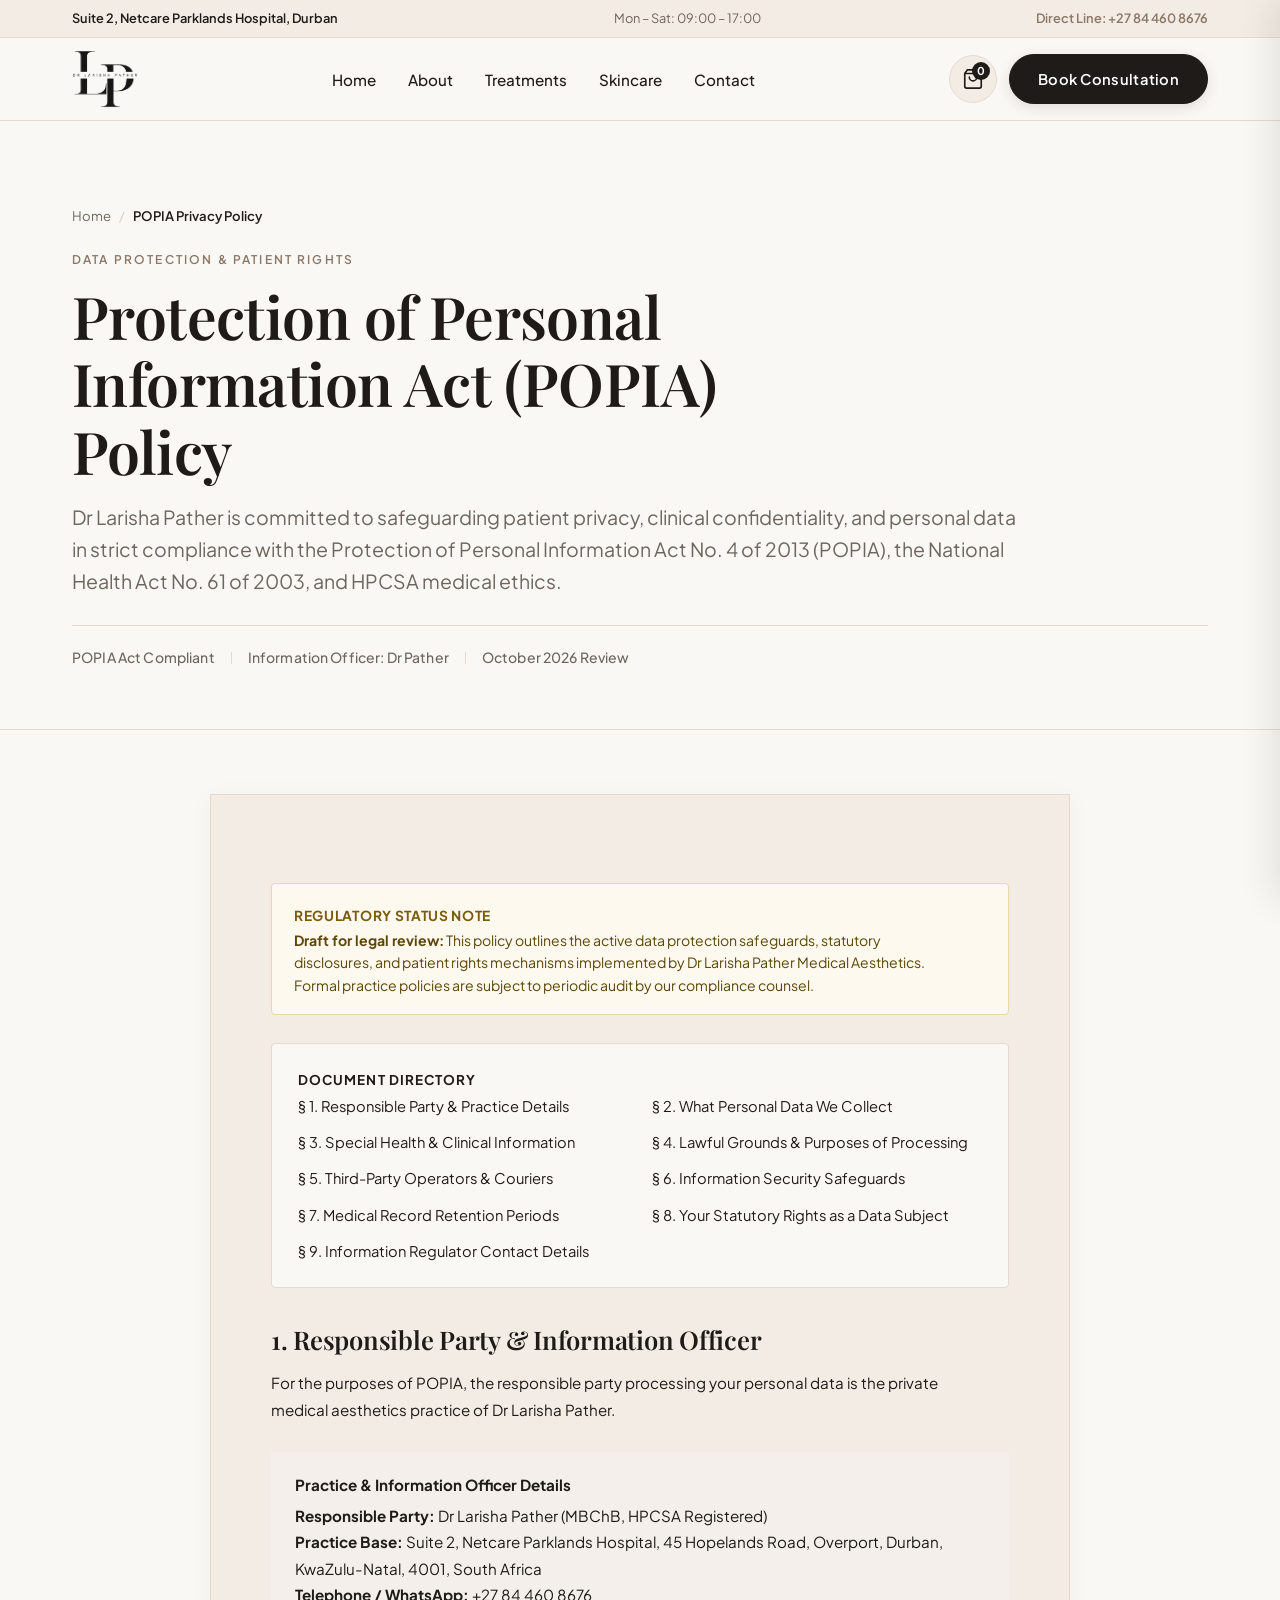
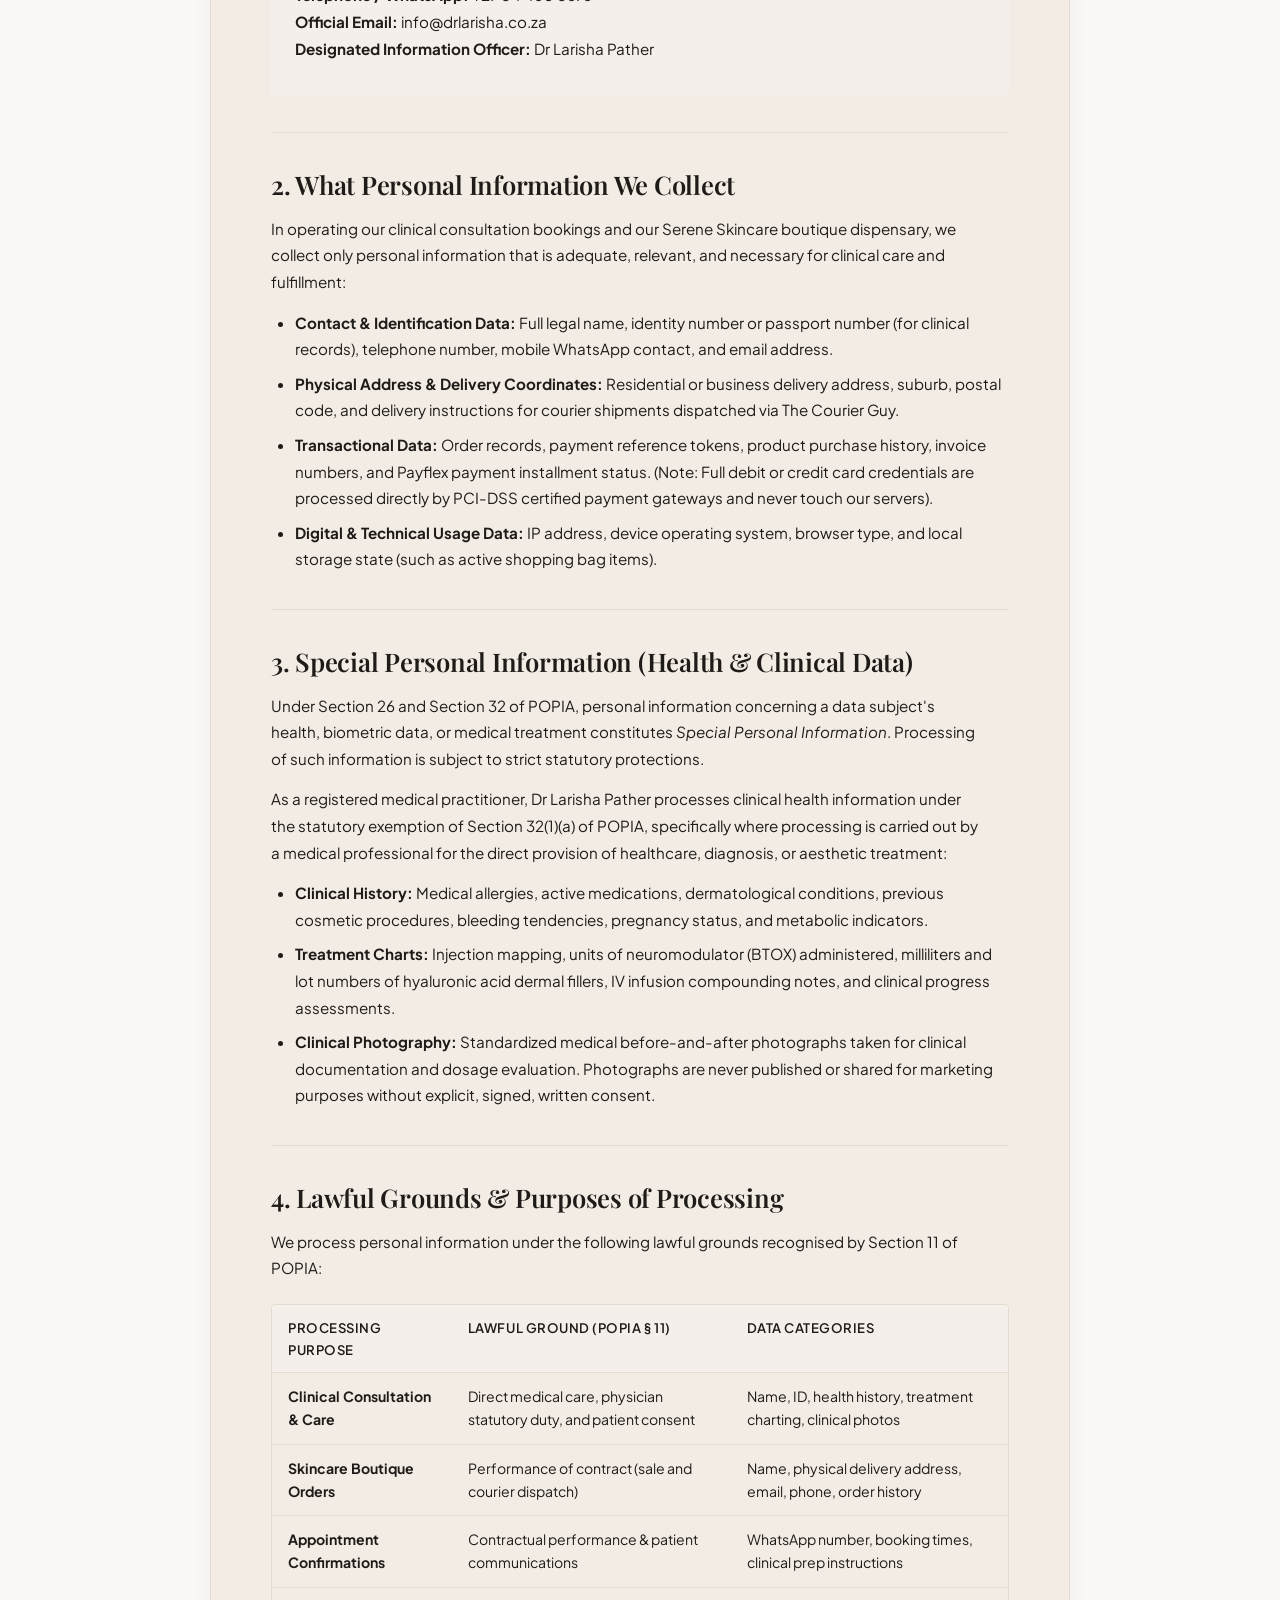
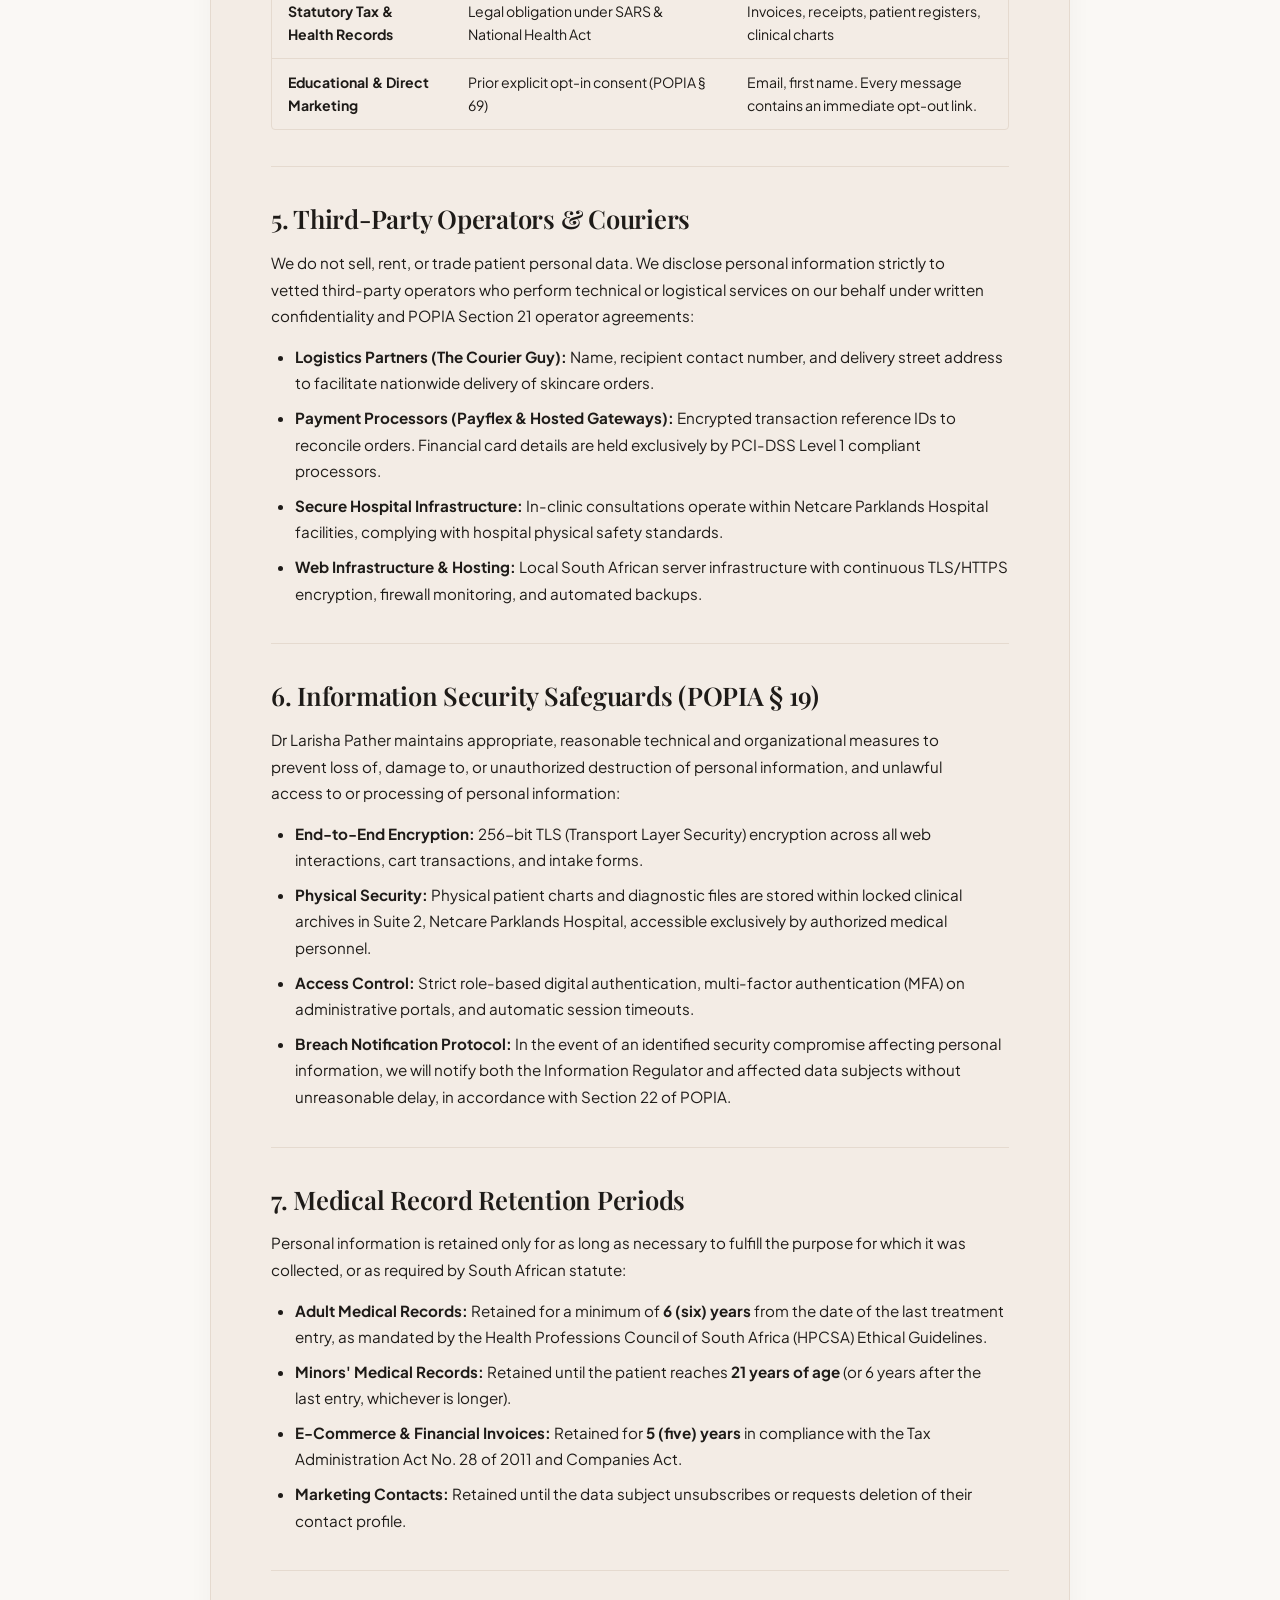
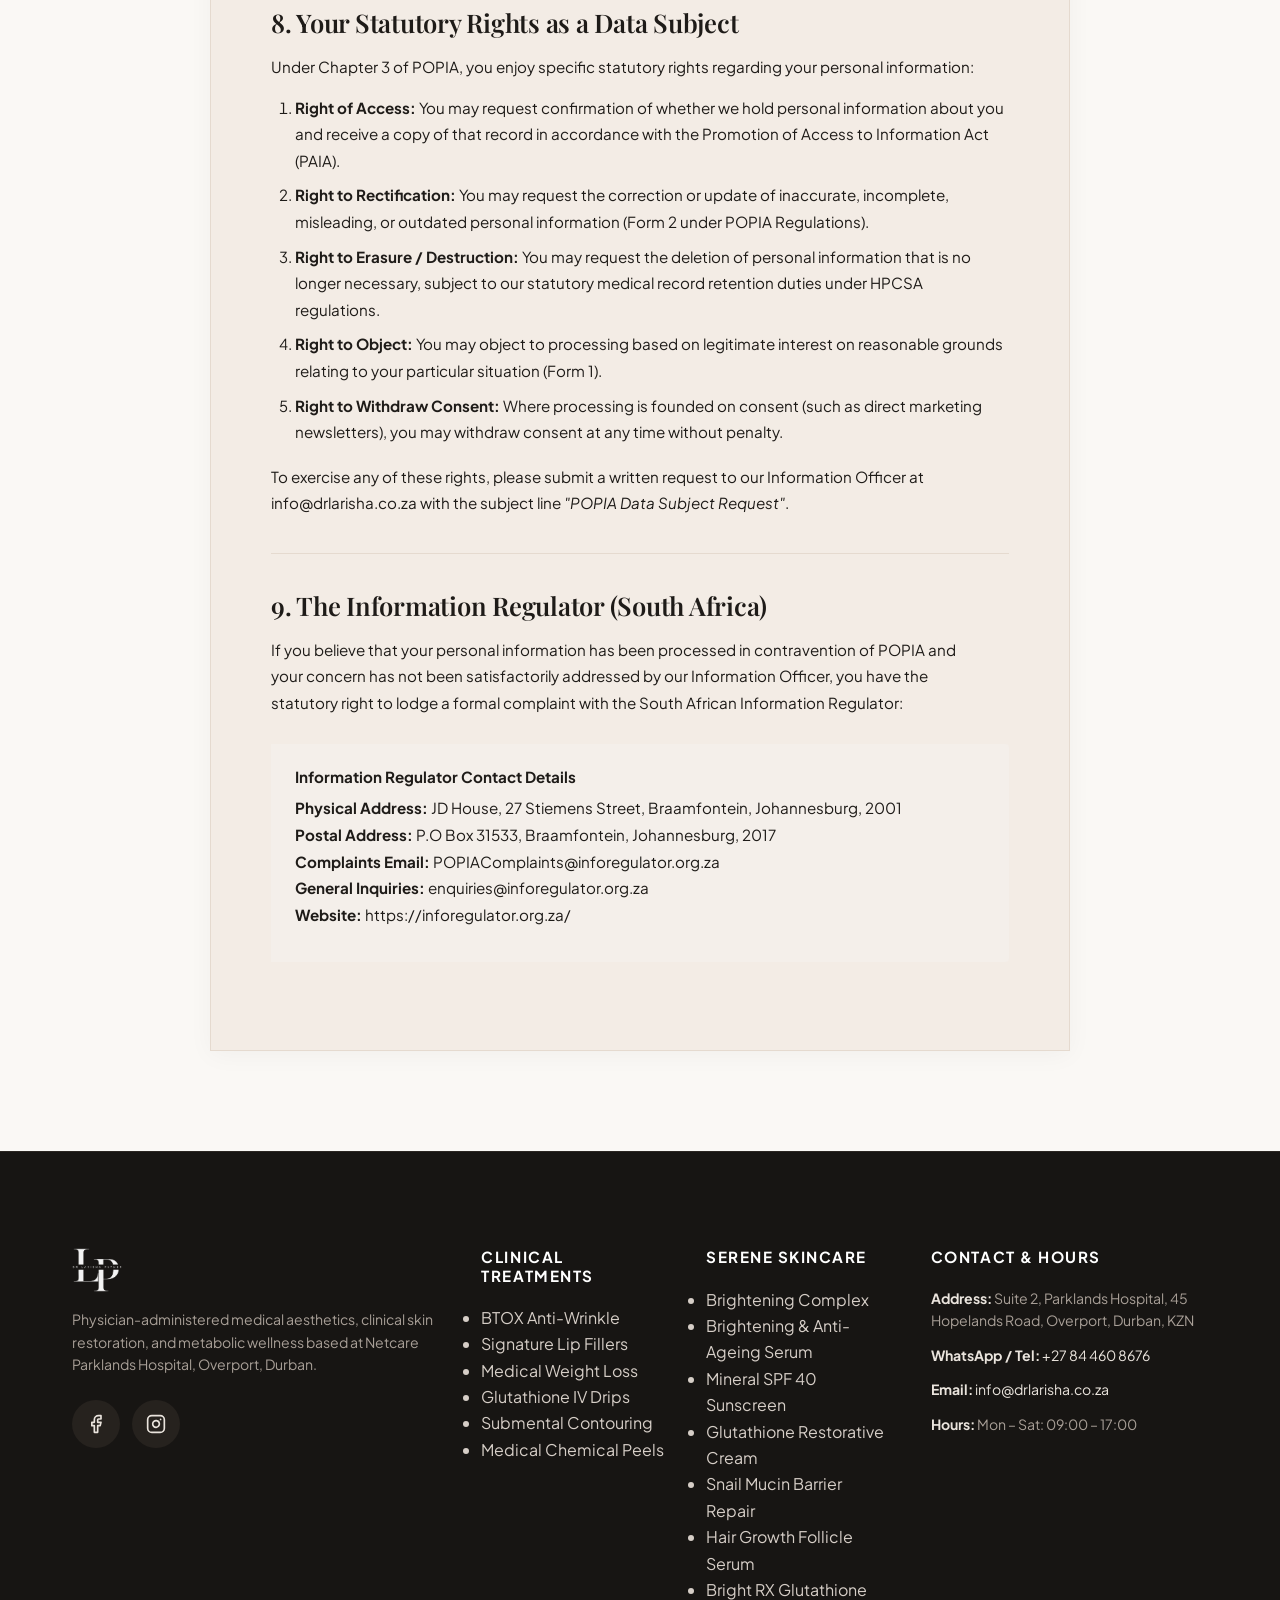
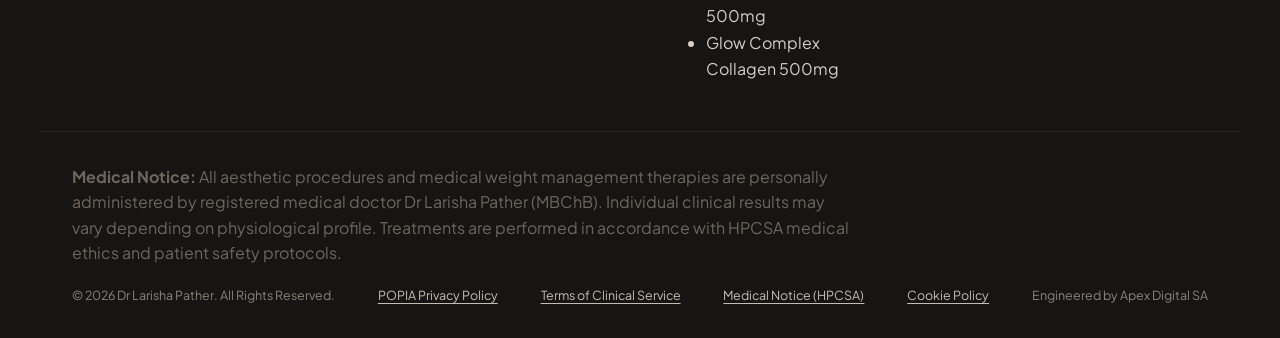
<file: privacy-policy.html>
<!DOCTYPE html>
<html lang="en">
<head>
  <meta charset="UTF-8">
  <meta name="viewport" content="width=device-width, initial-scale=1.0">
  <title>POPIA Data Privacy Policy | Dr Larisha Pather Medical Aesthetics Durban</title>
  <meta name="description" content="POPIA Personal Information Privacy Policy for Dr Larisha Pather Medical Aesthetics practice at Netcare Parklands Hospital, Overport, Durban. Information Officer details and patient data rights.">
  <meta name="robots" content="index, follow">
  
  <!-- Favicon -->
  <link rel="icon" type="image/png" href="Assets/logos/logo-transparent.png">
  
  <!-- Google Fonts: Playfair Display (Brand Display) & Plus Jakarta Sans (Brand Body) -->
  <link rel="preconnect" href="https://fonts.googleapis.com">
  <link rel="preconnect" href="https://fonts.gstatic.com" crossorigin>
  <link href="https://fonts.googleapis.com/css2?family=Playfair+Display:ital,wght@0,500;0,600;0,700;1,400&family=Plus+Jakarta+Sans:wght@400;500;600;700&display=swap" rel="stylesheet">
  
  <link rel="stylesheet" href="style.css">
  
  <!-- Structured Data (MedicalWebPage Schema) -->
  <script type="application/ld+json">
  {
    "@context": "https://schema.org",
    "@type": "MedicalWebPage",
    "name": "POPIA Data Privacy Policy - Dr Larisha Pather",
    "description": "Protection of Personal Information Act (POPIA) compliance policy for clinical medical aesthetics and online skincare dispensary.",
    "url": "https://drlarisha.co.za/privacy-policy.html",
    "publisher": {
      "@type": "MedicalBusiness",
      "name": "Dr Larisha Pather - Medical Aesthetics & Wellness",
      "address": "Suite 2, Parklands Hospital, 45 Hopelands Road, Overport, Durban, KZN"
    }
  }
  </script>
</head>
<body>

  <!-- Top Emergency & Location Trust Bar -->
  <aside class="top-trust-bar" aria-label="Practice announcement">
    <div class="site-container trust-bar-flex">
      <span class="trust-pill">Suite 2, Netcare Parklands Hospital, Durban</span>
      <span class="trust-hours">Mon – Sat: 09:00 – 17:00</span>
      <a href="tel:+27844608676" class="trust-call">Direct Line: +27 84 460 8676</a>
    </div>
  </aside>

  <!-- Master Sticky Header -->
  <header class="master-header" id="masterHeader">
    <div class="site-container header-inner">
      <a href="index.html" class="brand-link" aria-label="Dr Larisha Pather Home">
        <img src="Assets/logos/logo-transparent.png" alt="Dr Larisha Pather Medical Aesthetics Logo" class="brand-logo" width="66" height="58">
      </a>

      <!-- Desktop Navigation -->
      <nav class="desktop-nav" aria-label="Primary Navigation">
        <a href="index.html" class="nav-item">Home</a>
        <a href="about.html" class="nav-item">About</a>
        <a href="services.html" class="nav-item">Treatments</a>
        <a href="products.html" class="nav-item">Skincare</a>
        <a href="contact.html" class="nav-item">Contact</a>
      </nav>

      <!-- Header Action Group -->
      <div class="header-actions">
        <button type="button" class="cart-trigger" id="cartOpenBtn" aria-label="View skincare cart">
          <svg width="22" height="22" viewBox="0 0 24 24" fill="none" stroke="currentColor" stroke-width="1.8" stroke-linecap="round" stroke-linejoin="round" aria-hidden="true">
            <path d="M6 2L3 6v14a2 2 0 0 0 2 2h14a2 2 0 0 0 2-2V6l-3-4z"></path>
            <line x1="3" y1="6" x2="21" y2="6"></line>
            <path d="M16 10a4 4 0 0 1-8 0"></path>
          </svg>
          <span class="cart-counter" id="cartCount">0</span>
        </button>

        <a href="https://wa.me/27844608676?text=Hi%20Dr%20Larisha%2C%20I%20would%20like%20to%20book%20a%20consultation%20at%20Parklands%20Hospital." target="_blank" rel="noopener noreferrer" class="btn btn-primary nav-cta">Book Consultation</a>

        <!-- Mobile Hamburger Toggle (48px footprint) -->
        <button type="button" class="mobile-toggle" id="mobileToggle" aria-label="Open mobile navigation menu" aria-expanded="false" aria-controls="mobileDrawer">
          <span class="hamburger-bar"></span>
          <span class="hamburger-bar"></span>
          <span class="hamburger-bar"></span>
        </button>
      </div>
    </div>
  </header>

  <!-- Mobile Navigation Drawer -->
  <div class="mobile-drawer" id="mobileDrawer" aria-hidden="true">
    <div class="mobile-drawer-header">
      <img src="Assets/logos/logo-transparent.png" alt="Dr Larisha Pather Logo" class="drawer-logo" width="52" height="46">
      <button type="button" class="drawer-close" id="drawerClose" aria-label="Close menu">
        <svg width="24" height="24" viewBox="0 0 24 24" fill="none" stroke="currentColor" stroke-width="2" stroke-linecap="round" stroke-linejoin="round" aria-hidden="true">
          <line x1="18" y1="6" x2="6" y2="18"></line>
          <line x1="6" y1="6" x2="18" y2="18"></line>
        </svg>
      </button>
    </div>
    <div class="drawer-content">
      <nav class="mobile-nav" aria-label="Mobile Navigation">
        <a href="index.html" class="mobile-link">Home</a>
        <a href="about.html" class="mobile-link">About</a>
        <a href="services.html" class="mobile-link">Treatments</a>
        <a href="products.html" class="mobile-link">Skincare</a>
        <a href="contact.html" class="mobile-link">Contact</a>
      </nav>
      <div class="drawer-actions">
        <a href="https://wa.me/27844608676?text=Hi%20Dr%20Larisha%2C%20I%20would%20like%20to%20book%20a%20consultation%20at%20Parklands%20Hospital." target="_blank" rel="noopener noreferrer" class="btn btn-primary btn-block">Book via WhatsApp</a>
        <div class="drawer-contact-info">
          <p>Suite 2, Parklands Hospital, Overport</p>
          <a href="tel:+27844608676">+27 84 460 8676</a>
        </div>
      </div>
    </div>
  </div>

  <main id="mainContent">

    <!-- SUBPAGE EDITORIAL HERO -->
    <section class="subpage-hero" aria-label="Page Header">
      <div class="site-container">
        <nav class="breadcrumb-nav" aria-label="Breadcrumb">
          <a href="index.html" class="breadcrumb-link">Home</a>
          <span class="breadcrumb-sep" aria-hidden="true">/</span>
          <span class="breadcrumb-current">POPIA Privacy Policy</span>
        </nav>
        <span class="section-eyebrow">Data Protection &amp; Patient Rights</span>
        <h1 class="subpage-title">Protection of Personal Information Act (POPIA) Policy</h1>
        <p class="subpage-lead">
          Dr Larisha Pather is committed to safeguarding patient privacy, clinical confidentiality, and personal data in strict compliance with the Protection of Personal Information Act No. 4 of 2013 (POPIA), the National Health Act No. 61 of 2003, and HPCSA medical ethics.
        </p>
        <div class="hero-trust-strip" role="list" aria-label="Privacy framework highlights">
          <span class="trust-strip-item" role="listitem">POPIA Act Compliant</span>
          <span class="trust-strip-divider" aria-hidden="true"></span>
          <span class="trust-strip-item" role="listitem">Information Officer: Dr Pather</span>
          <span class="trust-strip-divider" aria-hidden="true"></span>
          <span class="trust-strip-item" role="listitem">October 2026 Review</span>
        </div>
      </div>
    </section>

    <!-- LEGAL DOCUMENT BODY -->
    <section class="legal-page-wrapper" aria-label="Privacy Policy Document">
      <div class="site-container">
        <div class="legal-content-container">

          <div class="compliance-flag-box">
            <span class="compliance-flag-title">Regulatory Status Note</span>
            <p><strong>Draft for legal review:</strong> This policy outlines the active data protection safeguards, statutory disclosures, and patient rights mechanisms implemented by Dr Larisha Pather Medical Aesthetics. Formal practice policies are subject to periodic audit by our compliance counsel.</p>
          </div>

          <div class="legal-toc" aria-label="Table of Contents">
            <span class="legal-toc-title">Document Directory</span>
            <ul class="legal-toc-list">
              <li><a href="#section-1">&sect; 1. Responsible Party &amp; Practice Details</a></li>
              <li><a href="#section-2">&sect; 2. What Personal Data We Collect</a></li>
              <li><a href="#section-3">&sect; 3. Special Health &amp; Clinical Information</a></li>
              <li><a href="#section-4">&sect; 4. Lawful Grounds &amp; Purposes of Processing</a></li>
              <li><a href="#section-5">&sect; 5. Third-Party Operators &amp; Couriers</a></li>
              <li><a href="#section-6">&sect; 6. Information Security Safeguards</a></li>
              <li><a href="#section-7">&sect; 7. Medical Record Retention Periods</a></li>
              <li><a href="#section-8">&sect; 8. Your Statutory Rights as a Data Subject</a></li>
              <li><a href="#section-9">&sect; 9. Information Regulator Contact Details</a></li>
            </ul>
          </div>

          <!-- Section 1 -->
          <article class="legal-section" id="section-1">
            <h2>1. Responsible Party &amp; Information Officer</h2>
            <p>For the purposes of POPIA, the responsible party processing your personal data is the private medical aesthetics practice of Dr Larisha Pather.</p>
            <div class="legal-callout">
              <span class="legal-callout-title">Practice &amp; Information Officer Details</span>
              <p>
                <strong>Responsible Party:</strong> Dr Larisha Pather (MBChB, HPCSA Registered)<br>
                <strong>Practice Base:</strong> Suite 2, Netcare Parklands Hospital, 45 Hopelands Road, Overport, Durban, KwaZulu-Natal, 4001, South Africa<br>
                <strong>Telephone / WhatsApp:</strong> +27 84 460 8676<br>
                <strong>Official Email:</strong> info@drlarisha.co.za<br>
                <strong>Designated Information Officer:</strong> Dr Larisha Pather
              </p>
            </div>
          </article>

          <!-- Section 2 -->
          <article class="legal-section" id="section-2">
            <h2>2. What Personal Information We Collect</h2>
            <p>In operating our clinical consultation bookings and our Serene Skincare boutique dispensary, we collect only personal information that is adequate, relevant, and necessary for clinical care and fulfillment:</p>
            <ul>
              <li><strong>Contact &amp; Identification Data:</strong> Full legal name, identity number or passport number (for clinical records), telephone number, mobile WhatsApp contact, and email address.</li>
              <li><strong>Physical Address &amp; Delivery Coordinates:</strong> Residential or business delivery address, suburb, postal code, and delivery instructions for courier shipments dispatched via The Courier Guy.</li>
              <li><strong>Transactional Data:</strong> Order records, payment reference tokens, product purchase history, invoice numbers, and Payflex payment installment status. (Note: Full debit or credit card credentials are processed directly by PCI-DSS certified payment gateways and never touch our servers).</li>
              <li><strong>Digital &amp; Technical Usage Data:</strong> IP address, device operating system, browser type, and local storage state (such as active shopping bag items).</li>
            </ul>
          </article>

          <!-- Section 3 -->
          <article class="legal-section" id="section-3">
            <h2>3. Special Personal Information (Health &amp; Clinical Data)</h2>
            <p>Under Section 26 and Section 32 of POPIA, personal information concerning a data subject's health, biometric data, or medical treatment constitutes <em>Special Personal Information</em>. Processing of such information is subject to strict statutory protections.</p>
            <p>As a registered medical practitioner, Dr Larisha Pather processes clinical health information under the statutory exemption of Section 32(1)(a) of POPIA, specifically where processing is carried out by a medical professional for the direct provision of healthcare, diagnosis, or aesthetic treatment:</p>
            <ul>
              <li><strong>Clinical History:</strong> Medical allergies, active medications, dermatological conditions, previous cosmetic procedures, bleeding tendencies, pregnancy status, and metabolic indicators.</li>
              <li><strong>Treatment Charts:</strong> Injection mapping, units of neuromodulator (BTOX) administered, milliliters and lot numbers of hyaluronic acid dermal fillers, IV infusion compounding notes, and clinical progress assessments.</li>
              <li><strong>Clinical Photography:</strong> Standardized medical before-and-after photographs taken for clinical documentation and dosage evaluation. Photographs are never published or shared for marketing purposes without explicit, signed, written consent.</li>
            </ul>
          </article>

          <!-- Section 4 -->
          <article class="legal-section" id="section-4">
            <h2>4. Lawful Grounds &amp; Purposes of Processing</h2>
            <p>We process personal information under the following lawful grounds recognised by Section 11 of POPIA:</p>
            <div class="legal-table-wrapper">
              <table class="legal-table">
                <thead>
                  <tr>
                    <th>Processing Purpose</th>
                    <th>Lawful Ground (POPIA &sect; 11)</th>
                    <th>Data Categories</th>
                  </tr>
                </thead>
                <tbody>
                  <tr>
                    <td><strong>Clinical Consultation &amp; Care</strong></td>
                    <td>Direct medical care, physician statutory duty, and patient consent</td>
                    <td>Name, ID, health history, treatment charting, clinical photos</td>
                  </tr>
                  <tr>
                    <td><strong>Skincare Boutique Orders</strong></td>
                    <td>Performance of contract (sale and courier dispatch)</td>
                    <td>Name, physical delivery address, email, phone, order history</td>
                  </tr>
                  <tr>
                    <td><strong>Appointment Confirmations</strong></td>
                    <td>Contractual performance &amp; patient communications</td>
                    <td>WhatsApp number, booking times, clinical prep instructions</td>
                  </tr>
                  <tr>
                    <td><strong>Statutory Tax &amp; Health Records</strong></td>
                    <td>Legal obligation under SARS &amp; National Health Act</td>
                    <td>Invoices, receipts, patient registers, clinical charts</td>
                  </tr>
                  <tr>
                    <td><strong>Educational &amp; Direct Marketing</strong></td>
                    <td>Prior explicit opt-in consent (POPIA &sect; 69)</td>
                    <td>Email, first name. Every message contains an immediate opt-out link.</td>
                  </tr>
                </tbody>
              </table>
            </div>
          </article>

          <!-- Section 5 -->
          <article class="legal-section" id="section-5">
            <h2>5. Third-Party Operators &amp; Couriers</h2>
            <p>We do not sell, rent, or trade patient personal data. We disclose personal information strictly to vetted third-party operators who perform technical or logistical services on our behalf under written confidentiality and POPIA Section 21 operator agreements:</p>
            <ul>
              <li><strong>Logistics Partners (The Courier Guy):</strong> Name, recipient contact number, and delivery street address to facilitate nationwide delivery of skincare orders.</li>
              <li><strong>Payment Processors (Payflex &amp; Hosted Gateways):</strong> Encrypted transaction reference IDs to reconcile orders. Financial card details are held exclusively by PCI-DSS Level 1 compliant processors.</li>
              <li><strong>Secure Hospital Infrastructure:</strong> In-clinic consultations operate within Netcare Parklands Hospital facilities, complying with hospital physical safety standards.</li>
              <li><strong>Web Infrastructure &amp; Hosting:</strong> Local South African server infrastructure with continuous TLS/HTTPS encryption, firewall monitoring, and automated backups.</li>
            </ul>
          </article>

          <!-- Section 6 -->
          <article class="legal-section" id="section-6">
            <h2>6. Information Security Safeguards (POPIA &sect; 19)</h2>
            <p>Dr Larisha Pather maintains appropriate, reasonable technical and organizational measures to prevent loss of, damage to, or unauthorized destruction of personal information, and unlawful access to or processing of personal information:</p>
            <ul>
              <li><strong>End-to-End Encryption:</strong> 256-bit TLS (Transport Layer Security) encryption across all web interactions, cart transactions, and intake forms.</li>
              <li><strong>Physical Security:</strong> Physical patient charts and diagnostic files are stored within locked clinical archives in Suite 2, Netcare Parklands Hospital, accessible exclusively by authorized medical personnel.</li>
              <li><strong>Access Control:</strong> Strict role-based digital authentication, multi-factor authentication (MFA) on administrative portals, and automatic session timeouts.</li>
              <li><strong>Breach Notification Protocol:</strong> In the event of an identified security compromise affecting personal information, we will notify both the Information Regulator and affected data subjects without unreasonable delay, in accordance with Section 22 of POPIA.</li>
            </ul>
          </article>

          <!-- Section 7 -->
          <article class="legal-section" id="section-7">
            <h2>7. Medical Record Retention Periods</h2>
            <p>Personal information is retained only for as long as necessary to fulfill the purpose for which it was collected, or as required by South African statute:</p>
            <ul>
              <li><strong>Adult Medical Records:</strong> Retained for a minimum of <strong>6 (six) years</strong> from the date of the last treatment entry, as mandated by the Health Professions Council of South Africa (HPCSA) Ethical Guidelines.</li>
              <li><strong>Minors' Medical Records:</strong> Retained until the patient reaches <strong>21 years of age</strong> (or 6 years after the last entry, whichever is longer).</li>
              <li><strong>E-Commerce &amp; Financial Invoices:</strong> Retained for <strong>5 (five) years</strong> in compliance with the Tax Administration Act No. 28 of 2011 and Companies Act.</li>
              <li><strong>Marketing Contacts:</strong> Retained until the data subject unsubscribes or requests deletion of their contact profile.</li>
            </ul>
          </article>

          <!-- Section 8 -->
          <article class="legal-section" id="section-8">
            <h2>8. Your Statutory Rights as a Data Subject</h2>
            <p>Under Chapter 3 of POPIA, you enjoy specific statutory rights regarding your personal information:</p>
            <ol>
              <li><strong>Right of Access:</strong> You may request confirmation of whether we hold personal information about you and receive a copy of that record in accordance with the Promotion of Access to Information Act (PAIA).</li>
              <li><strong>Right to Rectification:</strong> You may request the correction or update of inaccurate, incomplete, misleading, or outdated personal information (Form 2 under POPIA Regulations).</li>
              <li><strong>Right to Erasure / Destruction:</strong> You may request the deletion of personal information that is no longer necessary, subject to our statutory medical record retention duties under HPCSA regulations.</li>
              <li><strong>Right to Object:</strong> You may object to processing based on legitimate interest on reasonable grounds relating to your particular situation (Form 1).</li>
              <li><strong>Right to Withdraw Consent:</strong> Where processing is founded on consent (such as direct marketing newsletters), you may withdraw consent at any time without penalty.</li>
            </ol>
            <p>To exercise any of these rights, please submit a written request to our Information Officer at <a href="mailto:info@drlarisha.co.za">info@drlarisha.co.za</a> with the subject line <em>"POPIA Data Subject Request"</em>.</p>
          </article>

          <!-- Section 9 -->
          <article class="legal-section" id="section-9">
            <h2>9. The Information Regulator (South Africa)</h2>
            <p>If you believe that your personal information has been processed in contravention of POPIA and your concern has not been satisfactorily addressed by our Information Officer, you have the statutory right to lodge a formal complaint with the South African Information Regulator:</p>
            <div class="legal-callout">
              <span class="legal-callout-title">Information Regulator Contact Details</span>
              <p>
                <strong>Physical Address:</strong> JD House, 27 Stiemens Street, Braamfontein, Johannesburg, 2001<br>
                <strong>Postal Address:</strong> P.O Box 31533, Braamfontein, Johannesburg, 2017<br>
                <strong>Complaints Email:</strong> <a href="mailto:POPIAComplaints@inforegulator.org.za">POPIAComplaints@inforegulator.org.za</a><br>
                <strong>General Inquiries:</strong> <a href="mailto:enquiries@inforegulator.org.za">enquiries@inforegulator.org.za</a><br>
                <strong>Website:</strong> <a href="https://inforegulator.org.za/" target="_blank" rel="noopener noreferrer">https://inforegulator.org.za/</a>
              </p>
            </div>
          </article>

        </div>
      </div>
    </section>

  </main>

  <!-- MASTER FOOTER -->
  <footer class="master-footer" aria-label="Site Footer">
    <div class="site-container footer-inner">
      <div class="footer-col brand-col">
        <img src="Assets/logos/logo-transparent.png" alt="Dr Larisha Pather Logo" class="footer-logo" width="50" height="44">
        <p class="footer-bio">
          Physician-administered medical aesthetics, clinical skin restoration, and metabolic wellness based at Netcare
          Parklands Hospital, Overport, Durban.
        </p>
        <div class="footer-social-links">
          <a href="https://www.facebook.com/p/Dr-Larisha-Pather-61576050460534/" target="_blank"
            rel="noopener noreferrer" class="social-icon-link" aria-label="Follow Dr Larisha Pather on Facebook">
            <svg width="20" height="20" viewBox="0 0 24 24" fill="none" stroke="currentColor" stroke-width="2"
              stroke-linecap="round" stroke-linejoin="round" aria-hidden="true">
              <path d="M18 2h-3a5 5 0 0 0-5 5v3H7v4h3v8h4v-8h3l1-4h-4V7a1 1 0 0 1 1-1h3z"></path>
            </svg>
          </a>
          <a href="https://www.instagram.com/drlarisha/" target="_blank" rel="noopener noreferrer"
            class="social-icon-link" aria-label="Follow Dr Larisha Pather on Instagram">
            <svg width="20" height="20" viewBox="0 0 24 24" fill="none" stroke="currentColor" stroke-width="2"
              stroke-linecap="round" stroke-linejoin="round" aria-hidden="true">
              <rect x="2" y="2" width="20" height="20" rx="5" ry="5"></rect>
              <path d="M16 11.37A4 4 0 1 1 12.63 8 4 4 0 0 1 16 11.37z"></path>
              <line x1="17.5" y1="6.5" x2="17.51" y2="6.5"></line>
            </svg>
          </a>
        </div>
      </div>

      <div class="footer-col">
        <h4 class="footer-heading">Clinical Treatments</h4>
        <ul class="footer-nav">
          <li><a href="services.html#anti-aging">BTOX Anti-Wrinkle</a></li>
          <li><a href="services.html#dermal-fillers">Signature Lip Fillers</a></li>
          <li><a href="services.html#weight-loss">Medical Weight Loss</a></li>
          <li><a href="services.html#wellness-drips">Glutathione IV Drips</a></li>
          <li><a href="services.html#body-contouring">Submental Contouring</a></li>
          <li><a href="services.html#chemical-peels">Medical Chemical Peels</a></li>
        </ul>
      </div>

      <div class="footer-col">
        <h4 class="footer-heading">Serene Skincare</h4>
        <ul class="footer-nav">
          <li><a href="products.html">Brightening Complex</a></li>
          <li><a href="products.html">Brightening &amp; Anti-Ageing Serum</a></li>
          <li><a href="products.html">Mineral SPF 40 Sunscreen</a></li>
          <li><a href="products.html">Glutathione Restorative Cream</a></li>
          <li><a href="products.html">Snail Mucin Barrier Repair</a></li>
          <li><a href="products.html">Hair Growth Follicle Serum</a></li>
          <li><a href="products.html">Bright RX Glutathione 500mg</a></li>
          <li><a href="products.html">Glow Complex Collagen 500mg</a></li>
        </ul>
      </div>

      <div class="footer-col">
        <h4 class="footer-heading">Contact &amp; Hours</h4>
        <p class="footer-contact-item"><strong>Address:</strong> Suite 2, Parklands Hospital, 45 Hopelands Road, Overport, Durban, KZN</p>
        <p class="footer-contact-item"><strong>WhatsApp / Tel:</strong> <a href="tel:+27844608676">+27 84 460 8676</a></p>
        <p class="footer-contact-item"><strong>Email:</strong> <a href="mailto:info@drlarisha.co.za">info@drlarisha.co.za</a></p>
        <p class="footer-contact-item"><strong>Hours:</strong> Mon – Sat: 09:00 – 17:00</p>
      </div>
    </div>

    <!-- Legal & Compliance Notice -->
    <div class="site-container footer-legal-bar">
      <div class="medical-disclaimer">
        <p><strong>Medical Notice:</strong> All aesthetic procedures and medical weight management therapies are
          personally administered by registered medical doctor Dr Larisha Pather (MBChB). Individual clinical results
          may vary depending on physiological profile. Treatments are performed in accordance with HPCSA medical ethics
          and patient safety protocols.</p>
      </div>
      <div class="legal-links-row">
        <span>&copy; 2026 Dr Larisha Pather. All Rights Reserved.</span>
        <a href="privacy-policy.html">POPIA Privacy Policy</a>
        <a href="terms.html">Terms of Clinical Service</a>
        <a href="medical-disclaimer.html">Medical Notice (HPCSA)</a>
        <a href="cookie-policy.html">Cookie Policy</a>
        <span>Engineered by Apex Digital SA</span>
      </div>
    </div>
  </footer>

  <!-- SLIDING SKINCARE CART DRAWER -->
  <aside class="cart-drawer-overlay" id="cartOverlay" aria-hidden="true">
    <div class="cart-drawer" role="dialog" aria-modal="true" aria-label="Skincare Shopping Cart">
      <div class="cart-header">
        <h3 class="cart-title">Your Skincare Bag</h3>
        <button type="button" class="cart-close-btn" id="cartCloseBtn" aria-label="Close cart drawer">
          <svg width="22" height="22" viewBox="0 0 24 24" fill="none" stroke="currentColor" stroke-width="2" stroke-linecap="round" stroke-linejoin="round">
            <line x1="18" y1="6" x2="6" y2="18"></line>
            <line x1="6" y1="6" x2="18" y2="18"></line>
          </svg>
        </button>
      </div>
      <div class="cart-items-list" id="cartItemsList"></div>
      <div class="cart-footer">
        <div class="cart-summary-row">
          <span>Subtotal</span>
          <span class="cart-subtotal" id="cartSubtotal">R0.00</span>
        </div>
        <p class="cart-shipping-note">Free courier across SA on orders over R1 200</p>
        <button type="button" class="btn btn-primary btn-block checkout-btn" id="cartCheckoutBtn">
          Proceed to Order via WhatsApp
        </button>
      </div>
    </div>
  </aside>

  <script src="app.js"></script>
</body>
</html>
</file>
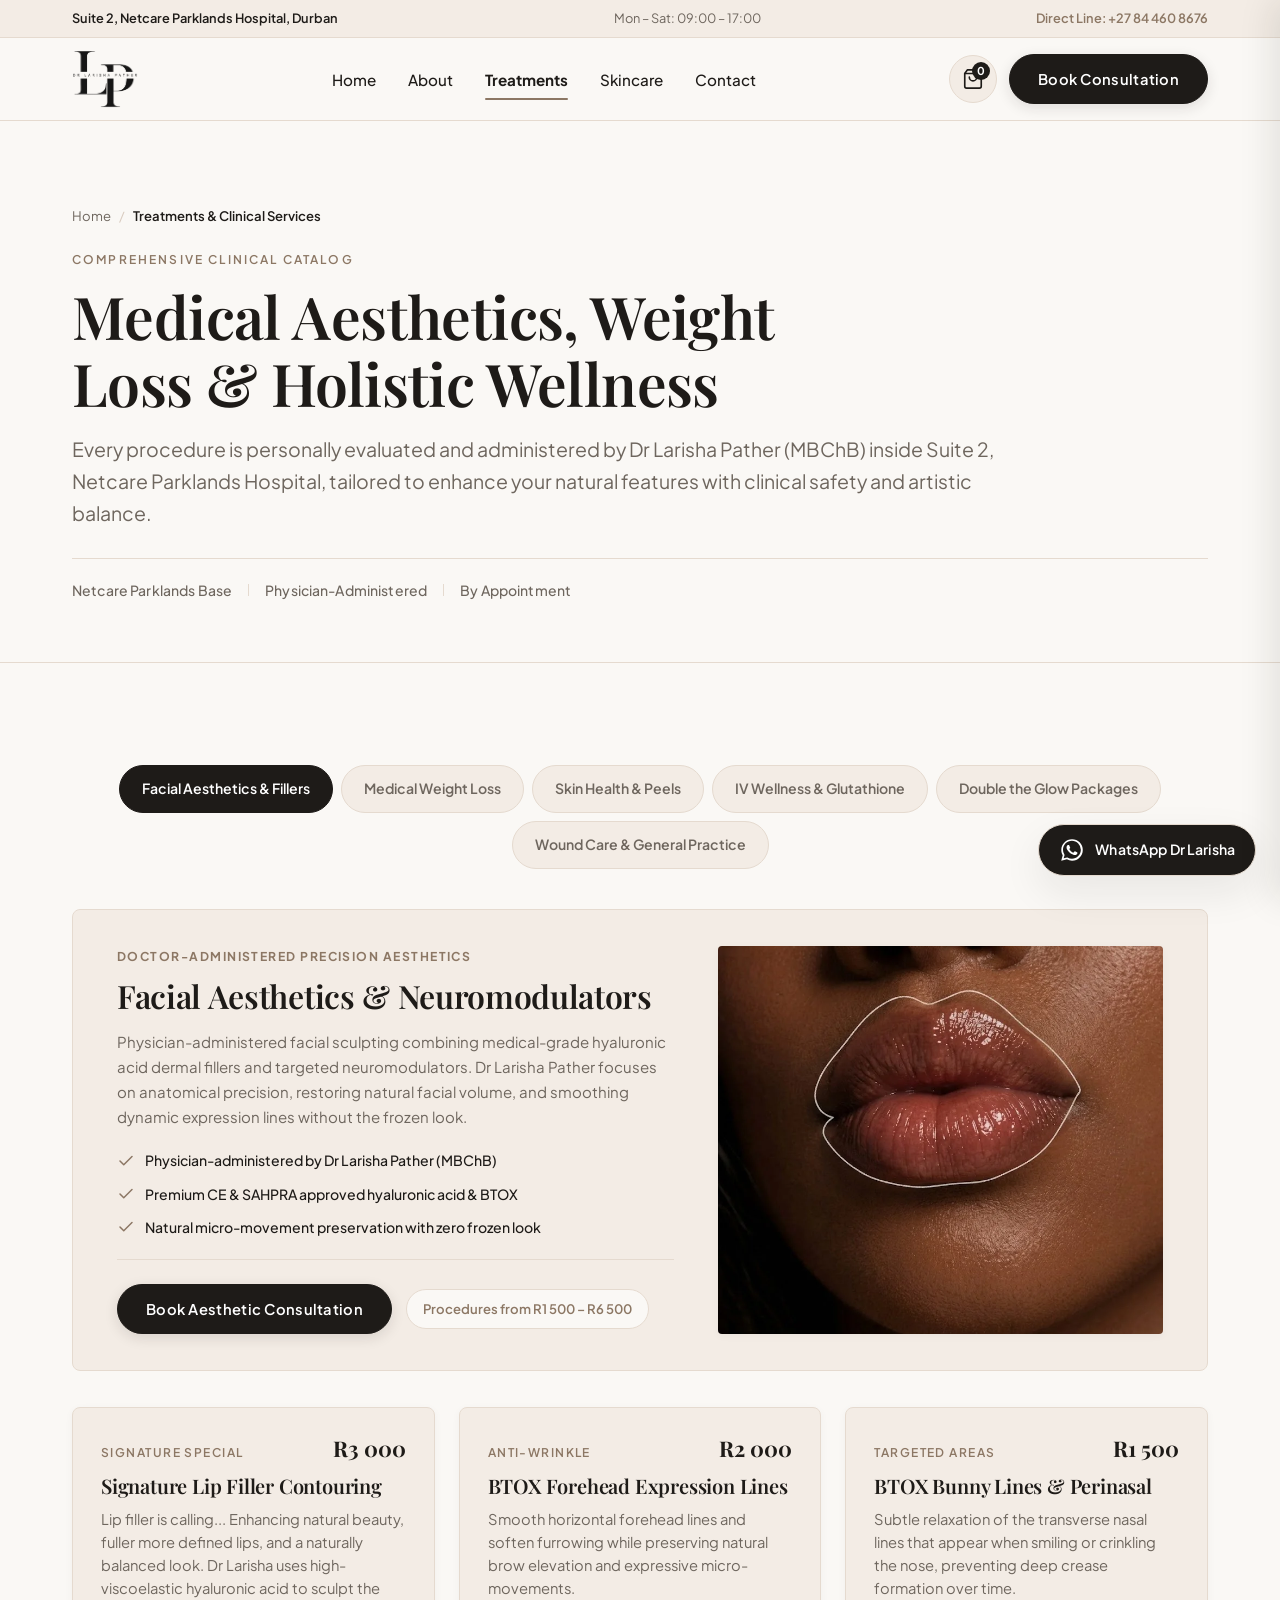
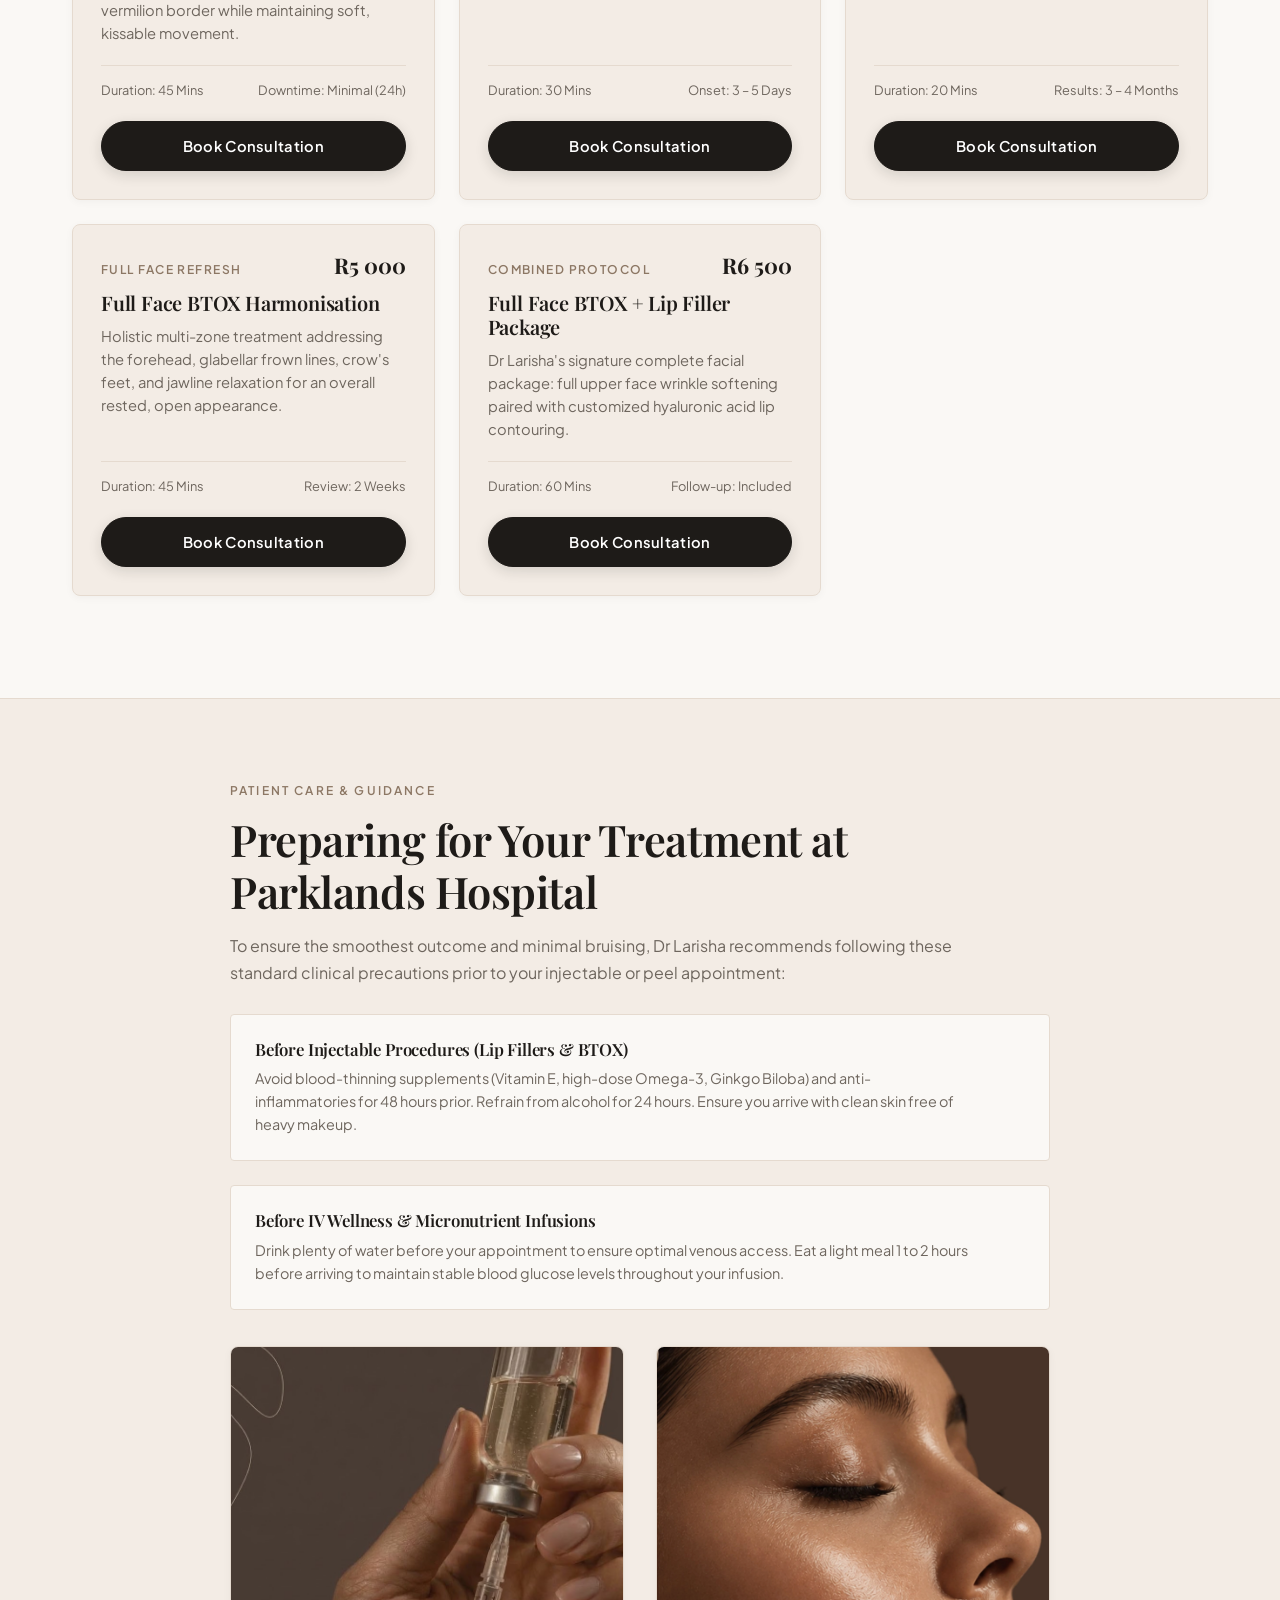
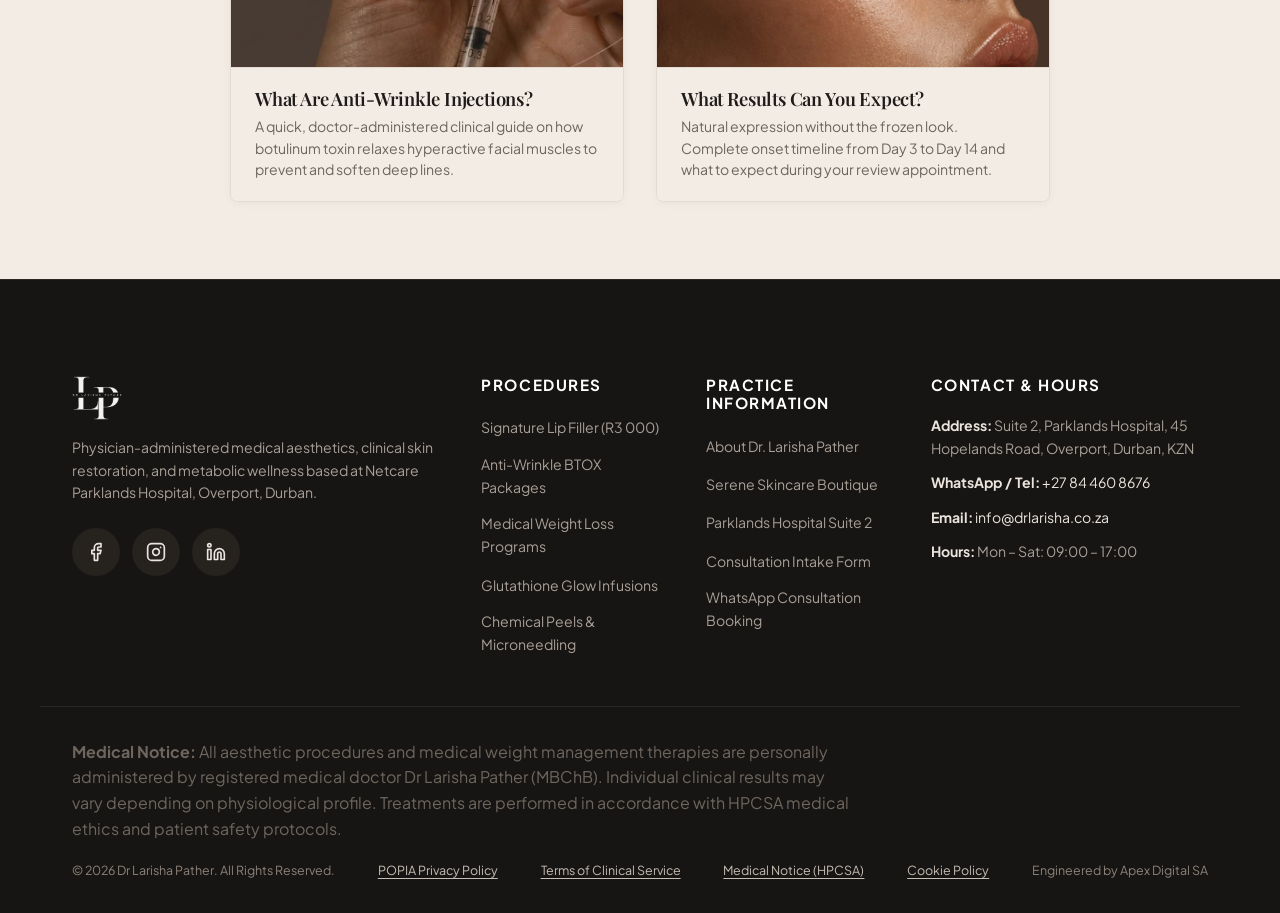
<file: services.html>
<!DOCTYPE html>
<html lang="en">

<head>
  <meta charset="UTF-8">
  <meta name="viewport" content="width=device-width, initial-scale=1.0">
  <title>Treatments &amp; Services | Dr Larisha Pather | Netcare Parklands Hospital Durban</title>
  <meta name="description"
    content="Explore physician-led aesthetic treatments by Dr Larisha Pather: Signature Lip Fillers (R3,000), BTOX Anti-Wrinkle, Medical Weight Loss (from R1,500), and IV Glutathione Glow Drips at Parklands Hospital, Durban.">

  <!-- Favicon -->
  <link rel="icon" type="image/png" href="Assets/logos/logo-transparent.png">

  <!-- Google Fonts: Playfair Display (Brand Display) & Plus Jakarta Sans (Brand Body) -->
  <link rel="preconnect" href="https://fonts.googleapis.com">
  <link rel="preconnect" href="https://fonts.gstatic.com" crossorigin>
  <link
    href="https://fonts.googleapis.com/css2?family=Playfair+Display:ital,wght@0,500;0,600;0,700;1,400&family=Plus+Jakarta+Sans:wght@400;500;600;700&display=swap"
    rel="stylesheet">

  <link rel="stylesheet" href="style.css">

  <!-- Structured Data (MedicalBusiness Schema) -->
  <script type="application/ld+json">
  {
    "@context": "https://schema.org",
    "@type": "MedicalBusiness",
    "name": "Dr Larisha Pather - Treatments & Procedures",
    "image": "assets/logos/logo.png",
    "url": "https://www.facebook.com/p/Dr-Larisha-Pather-61576050460534/",
    "telephone": "+27844608676",
    "priceRange": "R500 - R6500",
    "address": {
      "@type": "PostalAddress",
      "streetAddress": "Suite 2, Parklands Hospital, 45 Hopelands Road",
      "addressLocality": "Overport, Durban",
      "addressRegion": "KwaZulu-Natal",
      "postalCode": "4001",
      "addressCountry": "ZA"
    }
  }
  </script>
</head>

<body>

  <!-- Top Emergency & Location Trust Bar -->
  <aside class="top-trust-bar" aria-label="Practice announcement">
    <div class="site-container trust-bar-flex">
      <span class="trust-pill">Suite 2, Netcare Parklands Hospital, Durban</span>
      <span class="trust-hours">Mon – Sat: 09:00 – 17:00</span>
      <a href="tel:+27844608676" class="trust-call">Direct Line: +27 84 460 8676</a>
    </div>
  </aside>

  <!-- Master Sticky Header -->
  <header class="master-header" id="masterHeader">
    <div class="site-container header-inner">
      <a href="index.html" class="brand-link" aria-label="Dr Larisha Pather Home">
        <img src="Assets/logos/logo-transparent.png" alt="Dr Larisha Pather Medical Aesthetics Logo" class="brand-logo"
          width="66" height="58">
      </a>

      <!-- Desktop Navigation -->
      <nav class="desktop-nav" aria-label="Primary Navigation">
        <a href="index.html" class="nav-item">Home</a>
        <a href="about.html" class="nav-item">About</a>
        <a href="services.html" class="nav-item active" aria-current="page">Treatments</a>
        <a href="products.html" class="nav-item">Skincare</a>
        <a href="contact.html" class="nav-item">Contact</a>
      </nav>

      <!-- Header Action Group -->
      <div class="header-actions">
        <button type="button" class="cart-trigger" id="cartOpenBtn" aria-label="View skincare cart">
          <svg width="22" height="22" viewBox="0 0 24 24" fill="none" stroke="currentColor" stroke-width="1.8"
            stroke-linecap="round" stroke-linejoin="round" aria-hidden="true">
            <path d="M6 2L3 6v14a2 2 0 0 0 2 2h14a2 2 0 0 0 2-2V6l-3-4z"></path>
            <line x1="3" y1="6" x2="21" y2="6"></line>
            <path d="M16 10a4 4 0 0 1-8 0"></path>
          </svg>
          <span class="cart-counter" id="cartCount">0</span>
        </button>

        <a href="https://wa.me/27844608676?text=Hi%20Dr%20Larisha%2C%20I%20would%20like%20to%20book%20a%20consultation%20at%20Parklands%20Hospital."
          target="_blank" rel="noopener noreferrer" class="btn btn-primary nav-cta">Book Consultation</a>

        <!-- Mobile Hamburger Toggle (48px footprint) -->
        <button type="button" class="mobile-toggle" id="mobileToggle" aria-label="Open mobile navigation menu"
          aria-expanded="false" aria-controls="mobileDrawer">
          <span class="hamburger-bar"></span>
          <span class="hamburger-bar"></span>
          <span class="hamburger-bar"></span>
        </button>
      </div>
    </div>
  </header>

  <!-- Mobile Navigation Drawer -->
  <div class="mobile-drawer" id="mobileDrawer" aria-hidden="true">
    <div class="mobile-drawer-header">
      <img src="Assets/logos/logo-transparent.png" alt="Dr Larisha Pather Logo" class="drawer-logo" width="52"
        height="46">
      <button type="button" class="drawer-close" id="drawerClose" aria-label="Close menu">
        <svg width="24" height="24" viewBox="0 0 24 24" fill="none" stroke="currentColor" stroke-width="2"
          stroke-linecap="round" stroke-linejoin="round" aria-hidden="true">
          <line x1="18" y1="6" x2="6" y2="18"></line>
          <line x1="6" y1="6" x2="18" y2="18"></line>
        </svg>
      </button>
    </div>
    <div class="drawer-content">
      <nav class="mobile-nav" aria-label="Mobile Navigation">
        <a href="index.html" class="mobile-link">Home</a>
        <a href="about.html" class="mobile-link">About</a>
        <a href="services.html" class="mobile-link active" aria-current="page">Treatments</a>
        <a href="products.html" class="mobile-link">Skincare</a>
        <a href="contact.html" class="mobile-link">Contact</a>
      </nav>
      <div class="drawer-footer">
        <a href="https://wa.me/27844608676?text=Hi%20Dr%20Larisha%2C%20I%20would%20like%20to%20book%20a%20consultation%20at%20Parklands%20Hospital."
          target="_blank" rel="noopener noreferrer" class="btn btn-primary btn-block">Book Consultation</a>
        <a href="https://wa.me/27844608676?text=Hi%20Dr%20Larisha%2C%20I%20would%20like%20to%20enquire%20about%20your%20medical%20aesthetics%20and%20wellness%20services."
          target="_blank" rel="noopener noreferrer" class="btn btn-secondary btn-block">
          WhatsApp Clinical Team
        </a>
        <div class="drawer-contact-info">
          <p>Suite 2, Parklands Hospital, Overport</p>
          <a href="tel:+27844608676">+27 84 460 8676</a>
        </div>
      </div>
    </div>
  </div>

  <main id="mainContent">

    <!-- SUBPAGE EDITORIAL HERO -->
    <section class="subpage-hero" aria-label="Services Header">
      <div class="site-container">
        <nav class="breadcrumb-nav" aria-label="Breadcrumb">
          <a href="index.html" class="breadcrumb-link">Home</a>
          <span class="breadcrumb-sep" aria-hidden="true">/</span>
          <span class="breadcrumb-current">Treatments &amp; Clinical Services</span>
        </nav>
        <span class="section-eyebrow">Comprehensive Clinical Catalog</span>
        <h1 class="subpage-title">Medical Aesthetics, Weight Loss &amp; Holistic Wellness</h1>
        <p class="subpage-lead">
          Every procedure is personally evaluated and administered by Dr Larisha Pather (MBChB) inside Suite 2, Netcare
          Parklands Hospital, tailored to enhance your natural features with clinical safety and artistic balance.
        </p>
        <div class="hero-trust-strip" role="list" aria-label="Clinical highlights">
          <span class="trust-strip-item" role="listitem">Netcare Parklands Base</span>
          <span class="trust-strip-divider" aria-hidden="true"></span>
          <span class="trust-strip-item" role="listitem">Physician-Administered</span>
          <span class="trust-strip-divider" aria-hidden="true"></span>
          <span class="trust-strip-item" role="listitem">By Appointment</span>
        </div>
      </div>
    </section>

    <!-- TABBED TREATMENT CATALOGUE -->
    <section class="services-catalog-section" aria-label="Clinical Treatment List">
      <div class="site-container">

        <!-- Category Tabs -->
        <div class="treatment-tabs" role="tablist" aria-label="Treatment Categories">
          <button type="button" class="tab-btn active" role="tab" id="tab-btn-aesthetics" aria-selected="true"
            aria-controls="aesthetics" data-tab="aesthetics">
            Facial Aesthetics &amp; Fillers
          </button>
          <button type="button" class="tab-btn" role="tab" id="tab-btn-weight" aria-selected="false"
            aria-controls="weight" data-tab="weight">
            Medical Weight Loss
          </button>
          <button type="button" class="tab-btn" role="tab" id="tab-btn-skin" aria-selected="false" aria-controls="skin"
            data-tab="skin">
            Skin Health &amp; Peels
          </button>
          <button type="button" class="tab-btn" role="tab" id="tab-btn-iv" aria-selected="false" aria-controls="iv"
            data-tab="iv">
            IV Wellness &amp; Glutathione
          </button>
          <button type="button" class="tab-btn" role="tab" id="tab-btn-combos" aria-selected="false"
            aria-controls="combos" data-tab="combos">
            Double the Glow Packages
          </button>
          <button type="button" class="tab-btn" role="tab" id="tab-btn-medical" aria-selected="false"
            aria-controls="medical" data-tab="medical">
            Wound Care &amp; General Practice
          </button>
        </div>

        <!-- TAB PANE 1: FACIAL AESTHETICS -->
        <div class="tab-pane active" id="aesthetics" role="tabpanel" aria-labelledby="tab-btn-aesthetics">

          <!-- Standardized Section Category Banner -->
          <div class="category-spotlight-banner">
            <div class="category-banner-content">
              <span class="category-banner-eyebrow">Doctor-Administered Precision Aesthetics</span>
              <h2 class="category-banner-title">Facial Aesthetics &amp; Neuromodulators</h2>
              <p class="category-banner-desc">
                Physician-administered facial sculpting combining medical-grade hyaluronic acid dermal fillers and
                targeted neuromodulators. Dr Larisha Pather focuses on anatomical precision, restoring natural facial
                volume, and smoothing dynamic expression lines without the frozen look.
              </p>
              <div class="category-banner-highlights">
                <div class="highlight-item">
                  <svg width="18" height="18" viewBox="0 0 24 24" fill="none" stroke="currentColor" stroke-width="2"
                    stroke-linecap="round" stroke-linejoin="round" aria-hidden="true">
                    <polyline points="20 6 9 17 4 12"></polyline>
                  </svg>
                  <span>Physician-administered by Dr Larisha Pather (MBChB)</span>
                </div>
                <div class="highlight-item">
                  <svg width="18" height="18" viewBox="0 0 24 24" fill="none" stroke="currentColor" stroke-width="2"
                    stroke-linecap="round" stroke-linejoin="round" aria-hidden="true">
                    <polyline points="20 6 9 17 4 12"></polyline>
                  </svg>
                  <span>Premium CE &amp; SAHPRA approved hyaluronic acid &amp; BTOX</span>
                </div>
                <div class="highlight-item">
                  <svg width="18" height="18" viewBox="0 0 24 24" fill="none" stroke="currentColor" stroke-width="2"
                    stroke-linecap="round" stroke-linejoin="round" aria-hidden="true">
                    <polyline points="20 6 9 17 4 12"></polyline>
                  </svg>
                  <span>Natural micro-movement preservation with zero frozen look</span>
                </div>
              </div>
              <div class="category-banner-actions">
                <a href="https://wa.me/27844608676?text=Hi%20Dr%20Larisha%2C%20I%20would%20like%20to%20book%20a%20facial%20aesthetics%20consultation."
                  target="_blank" rel="noopener noreferrer" class="btn btn-primary">
                  Book Aesthetic Consultation
                </a>
                <span class="category-banner-pricing-tag">Procedures from R1 500 – R6 500</span>
              </div>
            </div>
            <div class="category-banner-media">
              <img src="Assets/images/lip-filler-clean.webp"
                alt="Dr Larisha Pather Signature Lip Filler &amp; Facial Aesthetics" class="category-banner-img"
                width="600" height="750" loading="eager">
            </div>
          </div>

          <div class="treatment-grid">
            <!-- Card 1: Lip Filler -->
            <div class="treatment-card" id="lip-contouring">
              <div class="t-card-head">
                <span class="t-badge">Signature Special</span>
                <span class="t-price">R3 000</span>
              </div>
              <h3 class="t-title">Signature Lip Filler Contouring</h3>
              <p class="t-desc">
                Lip filler is calling... Enhancing natural beauty, fuller more defined lips, and a naturally balanced
                look. Dr Larisha uses high-viscoelastic hyaluronic acid to sculpt the vermilion border while maintaining
                soft, kissable movement.
              </p>
              <div class="t-meta">
                <span>Duration: 45 Mins</span>
                <span>Downtime: Minimal (24h)</span>
              </div>
              <a href="https://wa.me/27844608676?text=Hi%20Dr%20Larisha%2C%20I%20would%20like%20to%20book%20Signature%20Lip%20Filler%20Contouring%20(R3%20000)."
                target="_blank" rel="noopener noreferrer" class="btn btn-primary btn-block">
                Book Consultation
              </a>
            </div>

            <!-- Card 2: BTOX Forehead -->
            <div class="treatment-card" id="btox-aesthetics">
              <div class="t-card-head">
                <span class="t-badge">Anti-Wrinkle</span>
                <span class="t-price">R2 000</span>
              </div>
              <h3 class="t-title">BTOX Forehead Expression Lines</h3>
              <p class="t-desc">
                Smooth horizontal forehead lines and soften furrowing while preserving natural brow elevation and
                expressive micro-movements.
              </p>
              <div class="t-meta">
                <span>Duration: 30 Mins</span>
                <span>Onset: 3 – 5 Days</span>
              </div>
              <a href="https://wa.me/27844608676?text=Hi%20Dr%20Larisha%2C%20I%20would%20like%20to%20book%20BTOX%20Forehead%20Expression%20Lines%20(R2%20000)."
                target="_blank" rel="noopener noreferrer" class="btn btn-primary btn-block">
                Book Consultation
              </a>
            </div>

            <!-- Card 3: BTOX Bunny Lines -->
            <div class="treatment-card">
              <div class="t-card-head">
                <span class="t-badge">Targeted Areas</span>
                <span class="t-price">R1 500</span>
              </div>
              <h3 class="t-title">BTOX Bunny Lines &amp; Perinasal</h3>
              <p class="t-desc">
                Subtle relaxation of the transverse nasal lines that appear when smiling or crinkling the nose,
                preventing deep crease formation over time.
              </p>
              <div class="t-meta">
                <span>Duration: 20 Mins</span>
                <span>Results: 3 – 4 Months</span>
              </div>
              <a href="https://wa.me/27844608676?text=Hi%20Dr%20Larisha%2C%20I%20would%20like%20to%20book%20BTOX%20Bunny%20Lines%20%26%20Perinasal%20(R1%20500)."
                target="_blank" rel="noopener noreferrer" class="btn btn-primary btn-block">
                Book Consultation
              </a>
            </div>

            <!-- Card 4: Full Face BTOX -->
            <div class="treatment-card">
              <div class="t-card-head">
                <span class="t-badge">Full Face Refresh</span>
                <span class="t-price">R5 000</span>
              </div>
              <h3 class="t-title">Full Face BTOX Harmonisation</h3>
              <p class="t-desc">
                Holistic multi-zone treatment addressing the forehead, glabellar frown lines, crow's feet, and jawline
                relaxation for an overall rested, open appearance.
              </p>
              <div class="t-meta">
                <span>Duration: 45 Mins</span>
                <span>Review: 2 Weeks</span>
              </div>
              <a href="https://wa.me/27844608676?text=Hi%20Dr%20Larisha%2C%20I%20would%20like%20to%20book%20Full%20Face%20BTOX%20Harmonisation%20(R5%20000)."
                target="_blank" rel="noopener noreferrer" class="btn btn-primary btn-block">
                Book Consultation
              </a>
            </div>

            <!-- Card 5: Full Face + Lip Filler Combo -->
            <div class="treatment-card">
              <div class="t-card-head">
                <span class="t-badge">Combined Protocol</span>
                <span class="t-price">R6 500</span>
              </div>
              <h3 class="t-title">Full Face BTOX + Lip Filler Package</h3>
              <p class="t-desc">
                Dr Larisha's signature complete facial package: full upper face wrinkle softening paired with customized
                hyaluronic acid lip contouring.
              </p>
              <div class="t-meta">
                <span>Duration: 60 Mins</span>
                <span>Follow-up: Included</span>
              </div>
              <a href="https://wa.me/27844608676?text=Hi%20Dr%20Larisha%2C%20I%20would%20like%20to%20book%20the%20Full%20Face%20BTOX%20%2B%20Lip%20Filler%20Package%20(R6%20500)."
                target="_blank" rel="noopener noreferrer" class="btn btn-primary btn-block">
                Book Consultation
              </a>
            </div>
          </div>
        </div>

        <!-- TAB PANE 2: MEDICAL WEIGHT LOSS -->
        <div class="tab-pane" id="weight" role="tabpanel" aria-labelledby="tab-btn-weight">

          <!-- Standardized Section Category Banner -->
          <div class="category-spotlight-banner">
            <div class="category-banner-content">
              <span class="category-banner-eyebrow">Doctor-Supervised Metabolic Protocols</span>
              <h2 class="category-banner-title">Medical Weight Loss &amp; Body Contouring</h2>
              <p class="category-banner-desc">
                "The journey isn't about perfection, but a stronger, healthier you." A physician-supervised metabolic
                approach engineered for sustainable fat loss, targeted adipose cavitation, and metabolic optimization
                with direct doctor monitoring.
              </p>
              <div class="category-banner-highlights">
                <div class="highlight-item">
                  <svg width="18" height="18" viewBox="0 0 24 24" fill="none" stroke="currentColor" stroke-width="2"
                    stroke-linecap="round" stroke-linejoin="round" aria-hidden="true">
                    <polyline points="20 6 9 17 4 12"></polyline>
                  </svg>
                  <span>Doctor-supervised metabolic &amp; appetite regulation courses</span>
                </div>
                <div class="highlight-item">
                  <svg width="18" height="18" viewBox="0 0 24 24" fill="none" stroke="currentColor" stroke-width="2"
                    stroke-linecap="round" stroke-linejoin="round" aria-hidden="true">
                    <polyline points="20 6 9 17 4 12"></polyline>
                  </svg>
                  <span>Non-invasive ultrasonic cavitation &amp; localized lipolysis</span>
                </div>
                <div class="highlight-item">
                  <svg width="18" height="18" viewBox="0 0 24 24" fill="none" stroke="currentColor" stroke-width="2"
                    stroke-linecap="round" stroke-linejoin="round" aria-hidden="true">
                    <polyline points="20 6 9 17 4 12"></polyline>
                  </svg>
                  <span>Weekly clinical check-ins &amp; body composition reviews</span>
                </div>
              </div>
              <div class="category-banner-actions">
                <a href="https://wa.me/27844608676?text=Hi%20Dr%20Larisha%2C%20I%20would%20like%20to%20enquire%20about%20the%20Medical%20Weight%20Loss%20Program."
                  target="_blank" rel="noopener noreferrer" class="btn btn-primary">
                  Start Weight Loss Program
                </a>
                <span class="category-banner-pricing-tag">Packages from R1 500 – R3 500</span>
              </div>
            </div>
            <div class="category-banner-media">
              <img src="Assets/images/weight-management-clean.webp"
                alt="Medical Weight Management Support with Dr Larisha Pather" class="category-banner-img" width="600"
                height="750" loading="lazy">
            </div>
          </div>

          <div class="treatment-grid" id="weight-management">
            <!-- Card: Laser Lipo -->
            <div class="treatment-card">
              <div class="t-card-head">
                <span class="t-badge">Laser Contouring</span>
                <span class="t-price"><small>From</small> R2 500</span>
              </div>
              <h3 class="t-title">Laser Lipo (6-Session Courses)</h3>
              <p class="t-desc">
                Targeted low-level laser diode lipolysis breaking down localized adipose cell membranes for lymphatic drainage with zero incisions or surgical downtime:
              </p>
              <div class="t-tier-list">
                <div class="t-tier-row">
                  <span class="t-tier-name">Arms (6 Sessions)</span>
                  <span class="t-tier-price">R2 500</span>
                </div>
                <div class="t-tier-row">
                  <span class="t-tier-name">Tummy (6 Sessions)</span>
                  <span class="t-tier-price">R3 000</span>
                </div>
                <div class="t-tier-row">
                  <span class="t-tier-name">Thighs (6 Sessions)</span>
                  <span class="t-tier-price">R3 000</span>
                </div>
              </div>
              <div class="t-meta">
                <span>Course: 6 Sessions</span>
                <span>Zero Downtime</span>
              </div>
              <a href="https://wa.me/27844608676?text=Hi%20Dr%20Larisha%2C%20I%20would%20like%20to%20book%20a%20Laser%20Lipo%206-Session%20Package."
                target="_blank" rel="noopener noreferrer" class="btn btn-primary btn-block">
                Book Laser Lipo
              </a>
            </div>

            <!-- Card 1: Tummy Reduction -->
            <div class="treatment-card">
              <div class="t-card-head">
                <span class="t-badge">Complete Package</span>
                <span class="t-price">R3 500</span>
              </div>
              <h3 class="t-title">Tummy Reduction Clinical Package</h3>
              <p class="t-desc">
                "The journey isn't about perfection, but a stronger, healthier you." Includes non-invasive adipose
                cavitation, targeted lipolysis contouring, and complimentary post-treatment firming lotion.
              </p>
              <div class="t-meta">
                <span>Duration: 60 Mins</span>
                <span>Bonus: Free Lotion</span>
              </div>
              <a href="https://wa.me/27844608676?text=Hi%20Dr%20Larisha%2C%20I%20would%20like%20to%20book%20the%20Tummy%20Reduction%20Clinical%20Package%20(R3%20500)."
                target="_blank" rel="noopener noreferrer" class="btn btn-primary btn-block">
                Book Package
              </a>
            </div>

            <!-- Card 2: Double Chin -->
            <div class="treatment-card">
              <div class="t-card-head">
                <span class="t-badge">Submental Contouring</span>
                <span class="t-price"><small>From</small> R1 500</span>
              </div>
              <h3 class="t-title">Double Chin Submental Contouring</h3>
              <p class="t-desc">
                Physician-administered submental lipolytic micro-injections designed to break down localized fat
                deposits beneath the chin, sharpening the jawline profile.
              </p>
              <div class="t-meta">
                <span>Duration: 30 Mins</span>
                <span>Sessions: 2 – 3 Recommended</span>
              </div>
              <a href="https://wa.me/27844608676?text=Hi%20Dr%20Larisha%2C%20I%20would%20like%20to%20book%20Double%20Chin%20Submental%20Contouring%20(From%20R1%20500)."
                target="_blank" rel="noopener noreferrer" class="btn btn-primary btn-block">
                Book Consultation
              </a>
            </div>

            <!-- Card 3: Weight Loss Injections Course -->
            <div class="treatment-card">
              <div class="t-card-head">
                <span class="t-badge">Course of 4</span>
                <span class="t-price">R3 000</span>
              </div>
              <h3 class="t-title">Physician Weight Loss Injections (x4 Course)</h3>
              <p class="t-desc">
                Doctor-supervised course of 4 metabolic injections targeting appetite regulation, insulin sensitivity,
                and cellular fat oxidation with weekly clinical monitoring.
              </p>
              <div class="t-meta">
                <span>Course: 4 Weekly Doses</span>
                <span>Doctor Supervised</span>
              </div>
              <a href="https://wa.me/27844608676?text=Hi%20Dr%20Larisha%2C%20I%20would%20like%20to%20book%20the%20Physician%20Weight%20Loss%20Injections%20Course%20(R3%20000)."
                target="_blank" rel="noopener noreferrer" class="btn btn-primary btn-block">
                Book Consultation
              </a>
            </div>
          </div>
        </div>

        <!-- TAB PANE 3: SKIN HEALTH & PIGMENTATION -->
        <div class="tab-pane" id="skin" role="tabpanel" aria-labelledby="tab-btn-skin">

          <!-- Standardized Section Category Banner -->
          <div class="category-spotlight-banner">
            <div class="category-banner-content">
              <span class="category-banner-eyebrow">Clinical Dermatology &amp; Pigmentation Correction</span>
              <h2 class="category-banner-title">Skin Health, Peels &amp; Dermal Remodeling</h2>
              <p class="category-banner-desc">
                Fade pigmentation and brighten skin safely. Dr Larisha prescribes customized chemical peels, sterile
                automated collagen induction therapy, and surgical-grade dermaplaning formulated specifically for
                stubborn hyperpigmentation, melasma, and texture refinement across all South African skin types.
              </p>
              <div class="category-banner-highlights">
                <div class="highlight-item">
                  <svg width="18" height="18" viewBox="0 0 24 24" fill="none" stroke="currentColor" stroke-width="2"
                    stroke-linecap="round" stroke-linejoin="round" aria-hidden="true">
                    <polyline points="20 6 9 17 4 12"></polyline>
                  </svg>
                  <span>Formulated for South African skin &amp; all Fitzpatrick types</span>
                </div>
                <div class="highlight-item">
                  <svg width="18" height="18" viewBox="0 0 24 24" fill="none" stroke="currentColor" stroke-width="2"
                    stroke-linecap="round" stroke-linejoin="round" aria-hidden="true">
                    <polyline points="20 6 9 17 4 12"></polyline>
                  </svg>
                  <span>Sterile automated microneedling with pure hyaluronic infusion</span>
                </div>
                <div class="highlight-item">
                  <svg width="18" height="18" viewBox="0 0 24 24" fill="none" stroke="currentColor" stroke-width="2"
                    stroke-linecap="round" stroke-linejoin="round" aria-hidden="true">
                    <polyline points="20 6 9 17 4 12"></polyline>
                  </svg>
                  <span>Targeted correction for sun damage, melasma &amp; acne scars</span>
                </div>
              </div>
              <div class="category-banner-actions">
                <a href="https://wa.me/27844608676?text=Hi%20Dr%20Larisha%2C%20I%20would%20like%20to%20book%20a%20Skin%20Health%20%26%20Pigmentation%20assessment."
                  target="_blank" rel="noopener noreferrer" class="btn btn-primary">
                  Book Skin Assessment
                </a>
                <span class="category-banner-pricing-tag">Treatments from R650 – R1 200</span>
              </div>
            </div>
            <div class="category-banner-media">
              <img src="Assets/images/permanent-pigmentation-treatment.jpg"
                alt="Permanent Pigmentation Treatment and Medical Chemical Peels" class="category-banner-img"
                width="600" height="750" loading="lazy">
            </div>
          </div>

          <div class="treatment-grid" id="skin-pigmentation">
            <!-- Card: Medical Graded Hydrafacial -->
            <div class="treatment-card">
              <div class="t-card-head">
                <span class="t-badge">Deep Cleanse &amp; Hydration</span>
                <span class="t-price">R650</span>
              </div>
              <h3 class="t-title">Medical Graded Hydrafacial</h3>
              <p class="t-desc">
                High-performance clinical hydra-dermabrasion combining vortex vacuum pore extraction with intensive infusion of clinical hydration serums and antioxidants.
              </p>
              <div class="t-meta">
                <span>Duration: 45 Mins</span>
                <span>Deep Hydration</span>
              </div>
              <a href="https://wa.me/27844608676?text=Hi%20Dr%20Larisha%2C%20I%20would%20like%20to%20book%20a%20Medical%20Graded%20Hydrafacial%20(R650)."
                target="_blank" rel="noopener noreferrer" class="btn btn-primary btn-block">
                Book Hydrafacial
              </a>
            </div>

            <!-- Card 1: Medical Peels -->
            <div class="treatment-card">
              <div class="t-card-head">
                <span class="t-badge">Deep Cleanse &amp; Pigmentation</span>
                <span class="t-price">R800</span>
              </div>
              <h3 class="t-title">Medical Grade Chemical Peels</h3>
              <p class="t-desc">
                Physician-calibrated acid formulations specifically formulated for deep cleansing, restorative cellular hydration, and the targeted fading of stubborn hyperpigmentation and melasma.
              </p>
              <div class="t-meta">
                <span>Duration: 40 Mins</span>
                <span>Pigmentation Focus</span>
              </div>
              <a href="https://wa.me/27844608676?text=Hi%20Dr%20Larisha%2C%20I%20would%20like%20to%20book%20a%20Medical%20Chemical%20Peel%20(R800)."
                target="_blank" rel="noopener noreferrer" class="btn btn-primary btn-block">
                Book Chemical Peel
              </a>
            </div>

            <!-- Card 2: Microneedling -->
            <div class="treatment-card">
              <div class="t-card-head">
                <span class="t-badge">Collagen Induction</span>
                <span class="t-price">R1 100</span>
              </div>
              <h3 class="t-title">Clinical Collagen Induction (Microneedling)</h3>
              <p class="t-desc">
                Sterile medical automated micro-needling paired with hyaluronic acid infusion to stimulate fibroblasts,
                remodel acne scarring, and refine enlarged pores.
              </p>
              <div class="t-meta">
                <span>Duration: 50 Mins</span>
                <span>Downtime: 24h Mild Pink</span>
              </div>
              <a href="https://wa.me/27844608676?text=Hi%20Dr%20Larisha%2C%20I%20would%20like%20to%20book%20Clinical%20Microneedling%20(R1%20100)."
                target="_blank" rel="noopener noreferrer" class="btn btn-primary btn-block">
                Book Consultation
              </a>
            </div>

            <!-- Card 3: Dermaplaning -->
            <div class="treatment-card">
              <div class="t-card-head">
                <span class="t-badge">Medical Exfoliation</span>
                <span class="t-price">R650</span>
              </div>
              <h3 class="t-title">Dermaplaning Medical Exfoliation</h3>
              <p class="t-desc">
                Gentle surgical-grade blade exfoliation removing dead stratum corneum cells and fine vellus hair,
                leaving skin ultra-smooth for instant product absorption.
              </p>
              <div class="t-meta">
                <span>Duration: 30 Mins</span>
                <span>Instant Luminance</span>
              </div>
              <a href="https://wa.me/27844608676?text=Hi%20Dr%20Larisha%2C%20I%20would%20like%20to%20book%20Dermaplaning%20Medical%20Exfoliation%20(R650)."
                target="_blank" rel="noopener noreferrer" class="btn btn-primary btn-block">
                Book Consultation
              </a>
            </div>
          </div>
        </div>

        <!-- TAB PANE 4: IV WELLNESS INFUSIONS -->
        <div class="tab-pane" id="iv" role="tabpanel" aria-labelledby="tab-btn-iv">

          <!-- Standardized Section Category Banner -->
          <div class="category-spotlight-banner">
            <div class="category-banner-content">
              <span class="category-banner-eyebrow">100% Bioavailable Micronutrition</span>
              <h2 class="category-banner-title">Intravenous Wellness &amp; Glutathione Glow Infusions</h2>
              <p class="category-banner-desc">
                "Your Glow Your Way." High-dose pharmaceutical glutathione, essential B-complex cofactors, and ascorbic
                acid delivered intravenously for complete cellular absorption. Compounded and administered inside
                Netcare Parklands Hospital under strict medical oversight.
              </p>
              <div class="category-banner-highlights">
                <div class="highlight-item">
                  <svg width="18" height="18" viewBox="0 0 24 24" fill="none" stroke="currentColor" stroke-width="2"
                    stroke-linecap="round" stroke-linejoin="round" aria-hidden="true">
                    <polyline points="20 6 9 17 4 12"></polyline>
                  </svg>
                  <span>100% direct cellular bioavailability (bypasses digestive loss)</span>
                </div>
                <div class="highlight-item">
                  <svg width="18" height="18" viewBox="0 0 24 24" fill="none" stroke="currentColor" stroke-width="2"
                    stroke-linecap="round" stroke-linejoin="round" aria-hidden="true">
                    <polyline points="20 6 9 17 4 12"></polyline>
                  </svg>
                  <span>Master antioxidant glutathione for deep liver detox &amp; radiance</span>
                </div>
                <div class="highlight-item">
                  <svg width="18" height="18" viewBox="0 0 24 24" fill="none" stroke="currentColor" stroke-width="2"
                    stroke-linecap="round" stroke-linejoin="round" aria-hidden="true">
                    <polyline points="20 6 9 17 4 12"></polyline>
                  </svg>
                  <span>Administered in sterile hospital clinical suites at Parklands</span>
                </div>
              </div>
              <div class="category-banner-actions">
                <a href="https://wa.me/27844608676?text=Hi%20Dr%20Larisha%2C%20I%20would%20like%20to%20book%20an%20IV%20Glow%20Infusion."
                  target="_blank" rel="noopener noreferrer" class="btn btn-primary">
                  Book IV Glow Infusion
                </a>
                <span class="category-banner-pricing-tag">Infusions from R500 – R1 500</span>
              </div>
            </div>
            <div class="category-banner-media">
              <img src="Assets/images/wellness-glow-clean.webp"
                alt="Dr Larisha Pather IV Glutathione Glow Drip - Clinical Wellness" class="category-banner-img"
                width="600" height="750" loading="lazy">
            </div>
          </div>

          <div class="treatment-grid" id="iv-wellness">
            <!-- Card 1: 15000mg Glutathione -->
            <div class="treatment-card">
              <div class="t-card-head">
                <span class="t-badge">Premier Master Drip</span>
                <span class="t-price">R700</span>
              </div>
              <h3 class="t-title">High-Dose 15 000mg Glutathione Glow Drip</h3>
              <p class="t-desc">
                Our premier master antioxidant infusion. High-dose pharmaceutical glutathione combined with ascorbic
                acid for deep intracellular liver detox and radiant skin luminosity.
              </p>
              <div class="t-meta">
                <span>Duration: 45 Mins</span>
                <span>Course of 4: R2 500</span>
              </div>
              <a href="https://wa.me/27844608676?text=Hi%20Dr%20Larisha%2C%20I%20would%20like%20to%20book%20the%2015%20000mg%20Glutathione%20Glow%20Drip%20(R700)."
                target="_blank" rel="noopener noreferrer" class="btn btn-primary btn-block">
                Book Consultation
              </a>
            </div>

            <!-- Card 2: 10000mg Glutathione -->
            <div class="treatment-card">
              <div class="t-card-head">
                <span class="t-badge">Antioxidant Cleanse</span>
                <span class="t-price">R600</span>
              </div>
              <h3 class="t-title">10 000mg Glutathione Glow Drip</h3>
              <p class="t-desc">
                Clinical grade antioxidant protocol to combat oxidative stress, clear dull complexion, and support
                cellular vitality from within.
              </p>
              <div class="t-meta">
                <span>Duration: 45 Mins</span>
                <span>Course of 4: R2 000</span>
              </div>
              <a href="https://wa.me/27844608676?text=Hi%20Dr%20Larisha%2C%20I%20would%20like%20to%20book%20the%2010%20000mg%20Glutathione%20Glow%20Drip%20(R600)."
                target="_blank" rel="noopener noreferrer" class="btn btn-primary btn-block">
                Book Consultation
              </a>
            </div>

            <!-- Card 3: Essential Vitamin Drip -->
            <div class="treatment-card">
              <div class="t-card-head">
                <span class="t-badge">Energy &amp; Fatigue</span>
                <span class="t-price">R500</span>
              </div>
              <h3 class="t-title">Essential Vitamin Drip</h3>
              <p class="t-desc">
                Direct cellular replenishment of essential B-complex vitamins and Vitamin C to combat physical fatigue,
                mental fog, and nutritional depletion.
              </p>
              <div class="t-meta">
                <span>Duration: 35 Mins</span>
                <span>Quick Recharge</span>
              </div>
              <a href="https://wa.me/27844608676?text=Hi%20Dr%20Larisha%2C%20I%20would%20like%20to%20book%20the%20Essential%20Vitamin%20Drip%20(R500)."
                target="_blank" rel="noopener noreferrer" class="btn btn-primary btn-block">
                Book Consultation
              </a>
            </div>

            <!-- Card 4: Rehydration & Electrolyte -->
            <div class="treatment-card">
              <div class="t-card-head">
                <span class="t-badge">Cellular Recovery</span>
                <span class="t-price">R800</span>
              </div>
              <h3 class="t-title">Rehydration &amp; Electrolyte Infusion</h3>
              <p class="t-desc">
                Rapid cellular replenishment of essential salts, sterile fluids, and hydration minerals to recover
                immediately from exhaustion, travel, and fatigue.
              </p>
              <div class="t-meta">
                <span>Duration: 30 Mins</span>
                <span>Instant Revitalisation</span>
              </div>
              <a href="https://wa.me/27844608676?text=Hi%20Dr%20Larisha%2C%20I%20would%20like%20to%20book%20the%20Rehydration%20%26%20Electrolyte%20Infusion%20(R800)."
                target="_blank" rel="noopener noreferrer" class="btn btn-primary btn-block">
                Book via WhatsApp
              </a>
            </div>

            <!-- Card 5: Libido & Vitality -->
            <div class="treatment-card">
              <div class="t-card-head">
                <span class="t-badge">Endocrine Support</span>
                <span class="t-price">R800</span>
              </div>
              <h3 class="t-title">Libido &amp; Vitality Wellness Drip</h3>
              <p class="t-desc">
                Custom-blended amino acids and revitalising micronutrients formulated to stimulate natural blood flow,
                cellular stamina, and endocrine balance.
              </p>
              <div class="t-meta">
                <span>Duration: 45 Mins</span>
                <span>Endocrine Support</span>
              </div>
              <a href="https://wa.me/27844608676?text=Hi%20Dr%20Larisha%2C%20I%20would%20like%20to%20book%20the%20Libido%20%26%20Vitality%20Wellness%20Drip%20(R800)."
                target="_blank" rel="noopener noreferrer" class="btn btn-primary btn-block">
                Book via WhatsApp
              </a>
            </div>

            <!-- Card 6: Post-Chemo Wellness -->
            <div class="treatment-card">
              <div class="t-card-head">
                <span class="t-badge">Physician Monitored</span>
                <span class="t-price">R1 000</span>
              </div>
              <h3 class="t-title">Post-Chemo Wellness Infusion</h3>
              <p class="t-desc">
                Gentle, physician-monitored supportive micronutrient infusion indicated to support cellular recovery and
                micronutrient restoration.
              </p>
              <div class="t-meta">
                <span>Doctor Supervised</span>
                <span>Hospital Safe</span>
              </div>
              <a href="https://wa.me/27844608676?text=Hi%20Dr%20Larisha%2C%20I%20would%20like%20to%20book%20the%20Post-Chemo%20Wellness%20Infusion%20(R1%20000)."
                target="_blank" rel="noopener noreferrer" class="btn btn-primary btn-block">
                Book via WhatsApp
              </a>
            </div>

            <!-- Card 7: Immune Booster -->
            <div class="treatment-card">
              <div class="t-card-head">
                <span class="t-badge">Immune Defense</span>
                <span class="t-price">R900</span>
              </div>
              <h3 class="t-title">Immune Booster Drip</h3>
              <p class="t-desc">
                High-potency ascorbic acid, zinc sulphate, and balanced electrolytes engineered to strengthen white
                blood cell activity and accelerate illness recovery.
              </p>
              <div class="t-meta">
                <span>Duration: 45 Mins</span>
                <span>Defense Support</span>
              </div>
              <a href="https://wa.me/27844608676?text=Hi%20Dr%20Larisha%2C%20I%20would%20like%20to%20book%20the%20Immune%20Booster%20Drip%20(R900)."
                target="_blank" rel="noopener noreferrer" class="btn btn-primary btn-block">
                Book Consultation
              </a>
            </div>

            <!-- Card 8: Collagen Infusion -->
            <div class="treatment-card">
              <div class="t-card-head">
                <span class="t-badge">Skin &amp; Joints</span>
                <span class="t-price">R1 000</span>
              </div>
              <h3 class="t-title">Collagen Infusion Drip</h3>
              <p class="t-desc">
                Hydrolyzed peptide formulation paired with essential cofactors to promote dermal collagen synthesis,
                joint flexibility, and skin tensile strength.
              </p>
              <div class="t-meta">
                <span>Duration: 45 Mins</span>
                <span>Skin &bull; Nails &bull; Joints</span>
              </div>
              <a href="https://wa.me/27844608676?text=Hi%20Dr%20Larisha%2C%20I%20would%20like%20to%20book%20the%20Collagen%20Infusion%20Drip%20(R1%20000)."
                target="_blank" rel="noopener noreferrer" class="btn btn-primary btn-block">
                Book Consultation
              </a>
            </div>

            <!-- Card 9: Iron Clinical Infusion -->
            <div class="treatment-card">
              <div class="t-card-head">
                <span class="t-badge">Doctor Monitored</span>
                <span class="t-price">R1 500</span>
              </div>
              <h3 class="t-title">Iron Clinical Infusion</h3>
              <p class="t-desc">
                Physician-monitored intravenous iron therapy indicated for patients experiencing ferritin depletion,
                chronic anaemia, and extreme exhaustion.
              </p>
              <div class="t-meta">
                <span>Duration: 60 Mins</span>
                <span>Doctor Monitored</span>
              </div>
              <a href="https://wa.me/27844608676?text=Hi%20Dr%20Larisha%2C%20I%20would%20like%20to%20book%20the%20Iron%20Clinical%20Infusion%20(R1%20500)."
                target="_blank" rel="noopener noreferrer" class="btn btn-primary btn-block">
                Book Consultation
              </a>
            </div>
          </div>
        </div>

        <!-- TAB PANE 5: COMBINATION PROTOCOLS -->
        <div class="tab-pane" id="combos" role="tabpanel" aria-labelledby="tab-btn-combos">

          <!-- Standardized Section Category Banner -->
          <div class="category-spotlight-banner">
            <div class="category-banner-content">
              <span class="category-banner-eyebrow">Synergistic Internal &amp; External Protocols</span>
              <h2 class="category-banner-title">Double the Glow Combination Packages</h2>
              <p class="category-banner-desc">
                Maximise clinical results and save by pairing internal intravenous antioxidant infusions with clinical
                external skin resurfacing in a single visit. Deep systemic cellular detoxification works harmoniously
                with active topical remodeling.
              </p>
              <div class="category-banner-highlights">
                <div class="highlight-item">
                  <svg width="18" height="18" viewBox="0 0 24 24" fill="none" stroke="currentColor" stroke-width="2"
                    stroke-linecap="round" stroke-linejoin="round" aria-hidden="true">
                    <polyline points="20 6 9 17 4 12"></polyline>
                  </svg>
                  <span>Combined IV glutathione drip + in-clinic medical facial or peel</span>
                </div>
                <div class="highlight-item">
                  <svg width="18" height="18" viewBox="0 0 24 24" fill="none" stroke="currentColor" stroke-width="2"
                    stroke-linecap="round" stroke-linejoin="round" aria-hidden="true">
                    <polyline points="20 6 9 17 4 12"></polyline>
                  </svg>
                  <span>Accelerated recovery and dramatically enhanced skin luminosity</span>
                </div>
                <div class="highlight-item">
                  <svg width="18" height="18" viewBox="0 0 24 24" fill="none" stroke="currentColor" stroke-width="2"
                    stroke-linecap="round" stroke-linejoin="round" aria-hidden="true">
                    <polyline points="20 6 9 17 4 12"></polyline>
                  </svg>
                  <span>Comprehensive dual-therapy administered in one clinical session</span>
                </div>
              </div>
              <div class="category-banner-actions">
                <a href="https://wa.me/27844608676?text=Hi%20Dr%20Larisha%2C%20I%20would%20like%20to%20book%20a%20Double%20the%20Glow%20Package."
                  target="_blank" rel="noopener noreferrer" class="btn btn-primary">
                  Book Glow Package
                </a>
                <span class="category-banner-pricing-tag">Packages from R1 000 – R1 500</span>
              </div>
            </div>
            <div class="category-banner-media">
              <img src="Assets/images/wellness-double-glow.webp"
                alt="Dr Larisha Pather Double the Glow Combination Package" class="category-banner-img" width="600"
                height="750" loading="lazy">
            </div>
          </div>

          <div class="glow-combo-grid">
            <div class="glow-combo-card">
              <div>
                <span class="glow-tag">Package A</span>
                <h3 style="font-size: 1.35rem; margin-bottom: 8px;">Glow Drip + Custom Clinical Facial</h3>
                <div class="glow-price">R1 000</div>
                <p style="font-size: 0.92rem; line-height: 1.6; color: var(--muted); margin-bottom: 20px;">
                  10,000mg Glutathione antioxidant drip combined with deep pore clinical extraction, enzyme exfoliation,
                  and soothing botanical mask.
                </p>
              </div>
              <a href="https://wa.me/27844608676?text=Hi%20Dr%20Larisha%2C%20I%20would%20like%20to%20book%20Glow%20Package%20A%3A%20Glow%20Drip%20%2B%20Custom%20Facial%20(R1%20000)."
                target="_blank" rel="noopener noreferrer" class="btn btn-primary btn-block">
                Book Package
              </a>
            </div>

            <div class="glow-combo-card">
              <div>
                <span class="glow-tag">Package B &bull; Best Value</span>
                <h3 style="font-size: 1.35rem; margin-bottom: 8px;">Glow Drip + Clinical Microneedling</h3>
                <div class="glow-price">R1 200</div>
                <p style="font-size: 0.92rem; line-height: 1.6; color: var(--muted); margin-bottom: 20px;">
                  Antioxidant IV infusion paired with automated micro-needling. Delivers cellular glutathione while
                  stimulating collagen remodeling on scars and pores.
                </p>
              </div>
              <a href="https://wa.me/27844608676?text=Hi%20Dr%20Larisha%2C%20I%20would%20like%20to%20book%20Glow%20Package%20B%3A%20Glow%20Drip%20%2B%20Microneedling%20(R1%20200)."
                target="_blank" rel="noopener noreferrer" class="btn btn-primary btn-block">
                Book Package
              </a>
            </div>

            <div class="glow-combo-card">
              <div>
                <span class="glow-tag">Package C &bull; Pigmentation Focus</span>
                <h3 style="font-size: 1.35rem; margin-bottom: 8px;">Glow Drip + Medical Chemical Peel</h3>
                <div class="glow-price">R1 500</div>
                <p style="font-size: 0.92rem; line-height: 1.6; color: var(--muted); margin-bottom: 20px;">
                  15,000mg high-potency glutathione drip combined with a targeted chemical peel to accelerate
                  hyperpigmentation clearance and even out skin tone.
                </p>
              </div>
              <a href="https://wa.me/27844608676?text=Hi%20Dr%20Larisha%2C%20I%20would%20like%20to%20book%20Glow%20Package%20C%3A%20Glow%20Drip%20%2B%20Chemical%20Peel%20(R1%20500)."
                target="_blank" rel="noopener noreferrer" class="btn btn-primary btn-block">
                Book Package
              </a>
            </div>
          </div>
        </div>

        <!-- TAB PANE 6: GENERAL PRACTICE & WOUND CARE -->
        <div class="tab-pane" id="medical" role="tabpanel" aria-labelledby="tab-btn-medical">

          <!-- Standardized Section Category Banner -->
          <div class="category-spotlight-banner">
            <div class="category-banner-content">
              <span class="category-banner-eyebrow">Hospital-Based Clinical Medicine</span>
              <h2 class="category-banner-title">Wound Care &amp; General Practice Consultations</h2>
              <p class="category-banner-desc">
                Physician-led clinical care operating from Netcare Parklands Hospital, Durban. Complete clinical
                evaluations, private outpatient GP consultations, and specialized surgical wound management led
                personally by Dr Larisha Pather (MBChB).
              </p>
              <div class="category-banner-highlights">
                <div class="highlight-item">
                  <svg width="18" height="18" viewBox="0 0 24 24" fill="none" stroke="currentColor" stroke-width="2"
                    stroke-linecap="round" stroke-linejoin="round" aria-hidden="true">
                    <polyline points="20 6 9 17 4 12"></polyline>
                  </svg>
                  <span>Private outpatient consultations by Dr Larisha Pather (MBChB)</span>
                </div>
                <div class="highlight-item">
                  <svg width="18" height="18" viewBox="0 0 24 24" fill="none" stroke="currentColor" stroke-width="2"
                    stroke-linecap="round" stroke-linejoin="round" aria-hidden="true">
                    <polyline points="20 6 9 17 4 12"></polyline>
                  </svg>
                  <span>Advanced wound care, debridement &amp; sterile clinical dressings</span>
                </div>
                <div class="highlight-item">
                  <svg width="18" height="18" viewBox="0 0 24 24" fill="none" stroke="currentColor" stroke-width="2"
                    stroke-linecap="round" stroke-linejoin="round" aria-hidden="true">
                    <polyline points="20 6 9 17 4 12"></polyline>
                  </svg>
                  <span>Direct hospital suite access at Suite 2, Netcare Parklands</span>
                </div>
              </div>
              <div class="category-banner-actions">
                <a href="https://wa.me/27844608676?text=Hi%20Dr%20Larisha%2C%20I%20would%20like%20to%20book%20a%20medical%20consultation."
                  target="_blank" rel="noopener noreferrer" class="btn btn-primary">
                  Book Clinical Appointment
                </a>
                <span class="category-banner-pricing-tag">Private Outpatient Consultations</span>
              </div>
            </div>
            <div class="category-banner-media">
              <img src="Assets/images/pigment treatment.jpg"
                alt="Dr Larisha Pather (MBChB) Netcare Parklands Hospital Durban" class="category-banner-img"
                width="600" height="600" loading="lazy">
            </div>
          </div>

          <div class="treatment-grid">
            <div class="treatment-card">
              <div class="t-card-head">
                <span class="t-badge">Doctor-Led Service</span>
                <span class="t-price">Consultation</span>
              </div>
              <h3 class="t-title">Advanced Wound Care &amp; Clinical Management</h3>
              <p class="t-desc">
                Thorough medical evaluation, surgical wound debridement, sterile clinical dressings, and wound healing
                protocols in Netcare Parklands Hospital.
              </p>
              <div class="t-meta">
                <span>Hospital-Grade Sterility</span>
                <span>Specialised Dressings</span>
              </div>
              <a href="https://wa.me/27844608676?text=Hi%20Dr%20Larisha%2C%20I%20would%20like%20to%20enquire%20about%20Advanced%20Wound%20Care%20management."
                target="_blank" rel="noopener noreferrer" class="btn btn-primary btn-block">
                Enquire via WhatsApp
              </a>
            </div>

            <div class="treatment-card">
              <div class="t-card-head">
                <span class="t-badge">Outpatient Care</span>
                <span class="t-price">Consultation</span>
              </div>
              <h3 class="t-title">General Medical Consultation</h3>
              <p class="t-desc">
                Private outpatient consultations, comprehensive diagnostic evaluations, and preventative wellness
                examinations conducted by Dr Larisha Pather (MBChB).
              </p>
              <div class="t-meta">
                <span>Suite 2 Parklands</span>
                <span>MBChB Clinician</span>
              </div>
              <a href="https://wa.me/27844608676?text=Hi%20Dr%20Larisha%2C%20I%20would%20like%20to%20book%20a%20General%20Medical%20Consultation."
                target="_blank" rel="noopener noreferrer" class="btn btn-primary btn-block">
                Book via WhatsApp
              </a>
            </div>
          </div>
        </div>

      </div>
    </section>

    <!-- PRE-TREATMENT & POST-CARE GUIDELINES -->
    <section
      style="padding: clamp(48px, 6vw, 80px) 0; background-color: var(--surface); border-top: 1px solid var(--line);"
      aria-label="Clinical guidelines">
      <div class="site-container">
        <div style="max-width: 820px; margin: 0 auto;">
          <span class="section-eyebrow">Patient Care &amp; Guidance</span>
          <h2 class="section-title">Preparing for Your Treatment at Parklands Hospital</h2>
          <p style="margin-bottom: 28px;">
            To ensure the smoothest outcome and minimal bruising, Dr Larisha recommends following these standard
            clinical precautions prior to your injectable or peel appointment:
          </p>

          <div style="display: grid; grid-template-columns: 1fr; gap: 24px;">
            <div
              style="padding: 24px; background-color: var(--bg); border: 1px solid var(--line); border-radius: var(--radius-sm);">
              <h4 style="font-size: 1.05rem; margin-bottom: 8px; color: var(--text);">Before Injectable Procedures (Lip
                Fillers &amp; BTOX)</h4>
              <p style="font-size: 0.9rem; line-height: 1.6; color: var(--muted);">
                Avoid blood-thinning supplements (Vitamin E, high-dose Omega-3, Ginkgo Biloba) and anti-inflammatories
                for 48 hours prior. Refrain from alcohol for 24 hours. Ensure you arrive with clean skin free of heavy
                makeup.
              </p>
            </div>
            <div
              style="padding: 24px; background-color: var(--bg); border: 1px solid var(--line); border-radius: var(--radius-sm);">
              <h4 style="font-size: 1.05rem; margin-bottom: 8px; color: var(--text);">Before IV Wellness &amp;
                Micronutrient Infusions</h4>
              <p style="font-size: 0.9rem; line-height: 1.6; color: var(--muted);">
                Drink plenty of water before your appointment to ensure optimal venous access. Eat a light meal 1 to 2
                hours before arriving to maintain stable blood glucose levels throughout your infusion.
              </p>
            </div>
          </div>

          <!-- Clinical Education Infographics (Doctor Verified Guides) -->
          <div class="infographic-grid">
            <div class="infographic-card">
              <div class="infographic-img-wrap">
                <img src="Assets/images/botox cover 2.jpg" alt="Clinical Guide: What Are Anti-Wrinkle Injections?"
                  class="infographic-img" width="600" height="600" loading="lazy">
              </div>
              <div class="infographic-caption">
                <h4>What Are Anti-Wrinkle Injections?</h4>
                <p>A quick, doctor-administered clinical guide on how botulinum toxin relaxes hyperactive facial muscles
                  to prevent and soften deep lines.</p>
              </div>
            </div>

            <div class="infographic-card">
              <div class="infographic-img-wrap">
                <img src="Assets/images/btox-forehead-treatment.webp"
                  alt="Clinical Guide: What Results Can You Expect? Will I Look Frozen?" class="infographic-img"
                  width="600" height="600" loading="lazy">
              </div>
              <div class="infographic-caption">
                <h4>What Results Can You Expect?</h4>
                <p>Natural expression without the frozen look. Complete onset timeline from Day 3 to Day 14 and what to
                  expect during your review appointment.</p>
              </div>
            </div>
          </div>
        </div>
      </div>
    </section>

  </main>

  <!-- MASTER FOOTER -->
  <footer class="master-footer" aria-label="Site Footer">
    <div class="site-container footer-inner">
      <div class="footer-col brand-col">
        <img src="Assets/logos/logo-transparent.png" alt="Dr Larisha Pather Logo" class="footer-logo" width="50"
          height="44">
        <p class="footer-bio">
          Physician-administered medical aesthetics, clinical skin restoration, and metabolic wellness based at Netcare
          Parklands Hospital, Overport, Durban.
        </p>
        <div class="footer-social-links">
          <a href="https://www.facebook.com/p/Dr-Larisha-Pather-61576050460534/" target="_blank"
            rel="noopener noreferrer" class="social-icon-link" aria-label="Follow Dr Larisha Pather on Facebook">
            <svg width="20" height="20" viewBox="0 0 24 24" fill="none" stroke="currentColor" stroke-width="2"
              stroke-linecap="round" stroke-linejoin="round" aria-hidden="true">
              <path d="M18 2h-3a5 5 0 0 0-5 5v3H7v4h3v8h4v-8h3l1-4h-4V7a1 1 0 0 1 1-1h3z"></path>
            </svg>
          </a>
          <a href="https://www.instagram.com/drlarisha/" target="_blank" rel="noopener noreferrer"
            class="social-icon-link" aria-label="Follow Dr Larisha Pather on Instagram">
            <svg width="20" height="20" viewBox="0 0 24 24" fill="none" stroke="currentColor" stroke-width="2"
              stroke-linecap="round" stroke-linejoin="round" aria-hidden="true">
              <rect x="2" y="2" width="20" height="20" rx="5" ry="5"></rect>
              <path d="M16 11.37A4 4 0 1 1 12.63 8 4 4 0 0 1 16 11.37z"></path>
              <line x1="17.5" y1="6.5" x2="17.51" y2="6.5"></line>
            </svg>
          </a>
          <a href="https://www.linkedin.com/in/dr-larisha-pather-206a1364/?isSelfProfile=false" target="_blank"
            rel="noopener noreferrer" class="social-icon-link" aria-label="Connect with Dr Larisha Pather on LinkedIn">
            <svg width="20" height="20" viewBox="0 0 24 24" fill="none" stroke="currentColor" stroke-width="2"
              stroke-linecap="round" stroke-linejoin="round" aria-hidden="true">
              <path d="M16 8a6 6 0 0 1 6 6v7h-4v-7a2 2 0 0 0-2-2 2 2 0 0 0-2 2v7h-4v-7a6 6 0 0 1 6-6z"></path>
              <rect x="2" y="9" width="4" height="12"></rect>
              <circle cx="4" cy="4" r="2"></circle>
            </svg>
          </a>
        </div>
      </div>

      <div class="footer-col links-col">
        <h4 class="footer-heading">Procedures</h4>
        <ul class="footer-nav-list">
          <li><a href="services.html#lip-contouring">Signature Lip Filler (R3 000)</a></li>
          <li><a href="services.html#btox-aesthetics">Anti-Wrinkle BTOX Packages</a></li>
          <li><a href="services.html#weight-management">Medical Weight Loss Programs</a></li>
          <li><a href="services.html#iv-wellness">Glutathione Glow Infusions</a></li>
          <li><a href="services.html#skin-pigmentation">Chemical Peels &amp; Microneedling</a></li>
        </ul>
      </div>

      <div class="footer-col links-col">
        <h4 class="footer-heading">Practice Information</h4>
        <ul class="footer-nav-list">
          <li><a href="about.html">About Dr. Larisha Pather</a></li>
          <li><a href="products.html">Serene Skincare Boutique</a></li>
          <li><a href="contact.html">Parklands Hospital Suite 2</a></li>
          <li><a href="contact.html">Consultation Intake Form</a></li>
          <li><a
              href="https://wa.me/27844608676?text=Hi%20Dr%20Larisha%2C%20I%20would%20like%20to%20book%20a%20consultation%20at%20Parklands%20Hospital."
              target="_blank" rel="noopener noreferrer">WhatsApp Consultation Booking</a></li>
        </ul>
      </div>

      <div class="footer-col contact-col">
        <h4 class="footer-heading">Contact &amp; Hours</h4>
        <p class="footer-contact-item"><strong>Address:</strong> Suite 2, Parklands Hospital, 45 Hopelands Road,
          Overport, Durban, KZN</p>
        <p class="footer-contact-item"><strong>WhatsApp / Tel:</strong> <a href="tel:+27844608676">+27 84 460 8676</a>
        </p>
        <p class="footer-contact-item"><strong>Email:</strong> <a
            href="mailto:info@drlarisha.co.za">info@drlarisha.co.za</a></p>
        <p class="footer-contact-item"><strong>Hours:</strong> Mon – Sat: 09:00 – 17:00</p>
      </div>
    </div>

    <!-- Legal & Compliance Notice -->
    <div class="site-container footer-legal-bar">
      <div class="medical-disclaimer">
        <p><strong>Medical Notice:</strong> All aesthetic procedures and medical weight management therapies are
          personally administered by registered medical doctor Dr Larisha Pather (MBChB). Individual clinical results
          may vary depending on physiological profile. Treatments are performed in accordance with HPCSA medical ethics
          and patient safety protocols.</p>
      </div>
      <div class="legal-links-row">
        <span>&copy; 2026 Dr Larisha Pather. All Rights Reserved.</span>
        <a href="privacy-policy.html">POPIA Privacy Policy</a>
        <a href="terms.html">Terms of Clinical Service</a>
        <a href="medical-disclaimer.html">Medical Notice (HPCSA)</a>
        <a href="cookie-policy.html">Cookie Policy</a>
        <span>Engineered by Apex Digital SA</span>
      </div>
    </div>
  </footer>

  <!-- SLIDING SKINCARE CART DRAWER -->
  <aside class="cart-drawer-overlay" id="cartOverlay" aria-hidden="true">
    <div class="cart-drawer" role="dialog" aria-modal="true" aria-label="Skincare Shopping Cart">
      <div class="cart-header">
        <h3 class="cart-title">Your Skincare Bag</h3>
        <button type="button" class="cart-close-btn" id="cartCloseBtn" aria-label="Close cart drawer">
          <svg width="22" height="22" viewBox="0 0 24 24" fill="none" stroke="currentColor" stroke-width="2"
            stroke-linecap="round" stroke-linejoin="round">
            <line x1="18" y1="6" x2="6" y2="18"></line>
            <line x1="6" y1="6" x2="18" y2="18"></line>
          </svg>
        </button>
      </div>

      <div class="cart-body" id="cartItemsList">
        <!-- Rendered dynamically via app.js -->
        <div class="empty-cart-state" id="emptyCartMessage">
          <p>Your skincare bag is currently empty.</p>
          <a href="products.html" class="btn btn-secondary btn-sm" id="exploreSkincareBtn">Explore Skincare</a>
        </div>
      </div>

      <div class="cart-footer">
        <div class="cart-subtotal-row">
          <span>Subtotal:</span>
          <span class="subtotal-val" id="cartSubtotal">R0.00</span>
        </div>
        <div class="cart-shipping-notice">
          Nationwide delivery via The Courier Guy. Or 4 interest-free payments with Payflex.
        </div>
        <button type="button" class="btn btn-primary btn-block" id="checkoutBtn" disabled>
          Proceed to Checkout
        </button>
      </div>
    </div>
  </aside>

  <!-- FLOATING WHATSAPP BUTTON (South African Conversion Staple) -->
  <a href="https://wa.me/27844608676?text=Hi%20Dr%20Larisha%2C%20I%20would%20like%20to%20enquire%20about%20your%20medical%20aesthetics%20and%20wellness%20services."
    target="_blank" rel="noopener noreferrer" class="whatsapp-float-widget"
    aria-label="Chat with Dr Larisha on WhatsApp">
    <svg width="26" height="26" viewBox="0 0 24 24" fill="currentColor" aria-hidden="true">
      <path
        d="M12.04 2c-5.46 0-9.91 4.45-9.91 9.91 0 1.75.46 3.45 1.32 4.95L2.05 22l5.25-1.38c1.45.79 3.08 1.21 4.74 1.21 5.46 0 9.91-4.45 9.91-9.91 0-2.65-1.03-5.14-2.9-7.01A9.816 9.816 0 0 0 12.04 2zm0 18.17c-1.5 0-2.97-.4-4.26-1.16l-.31-.18-3.16.83.84-3.08-.2-.32a8.21 8.21 0 0 1-1.26-4.45c0-4.54 3.7-8.24 8.25-8.24 2.2 0 4.27.86 5.82 2.42a8.18 8.18 0 0 1 2.41 5.83c0 4.54-3.7 8.23-8.25 8.23zm4.52-6.17c-.25-.12-1.47-.72-1.7-.81-.23-.08-.39-.12-.56.12-.17.25-.64.81-.79.97-.14.17-.29.19-.54.06-.25-.12-1.05-.39-2-1.23-.74-.66-1.24-1.47-1.39-1.72-.14-.25-.02-.38.11-.51.11-.11.25-.29.37-.43.12-.14.17-.25.25-.41.08-.17.04-.31-.02-.43s-.56-1.34-.76-1.84c-.2-.48-.41-.42-.56-.43h-.48c-.17 0-.43.06-.66.31-.22.25-.86.84-.86 2.06 0 1.21.88 2.39 1.01 2.56.12.17 1.74 2.66 4.22 3.73.59.25 1.05.41 1.41.52.59.19 1.13.16 1.56.1.48-.07 1.47-.6 1.68-1.18.21-.58.21-1.07.15-1.18-.06-.11-.23-.17-.48-.29z" />
    </svg>
    <span class="whatsapp-label">WhatsApp Dr Larisha</span>
  </a>

  <!-- Application Logic -->
  <script src="app.js"></script>
</body>

</html>
</file>
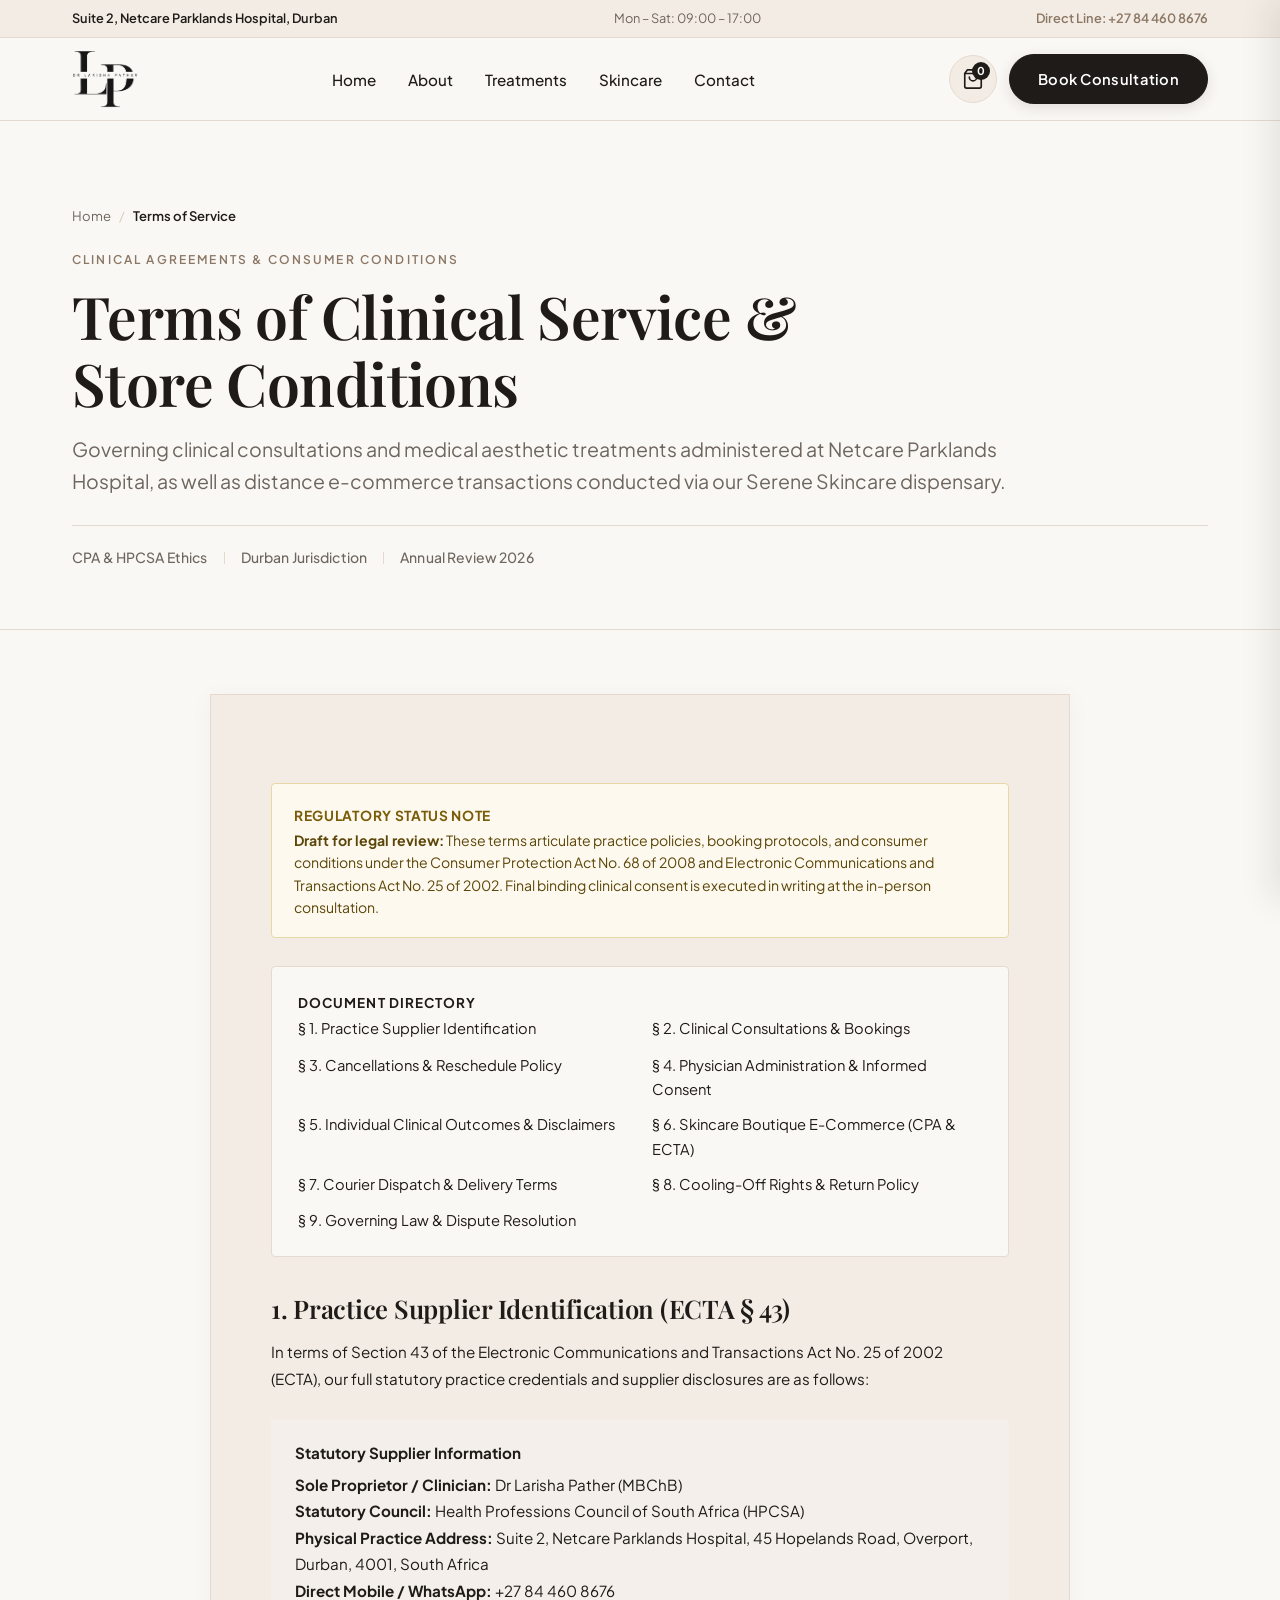
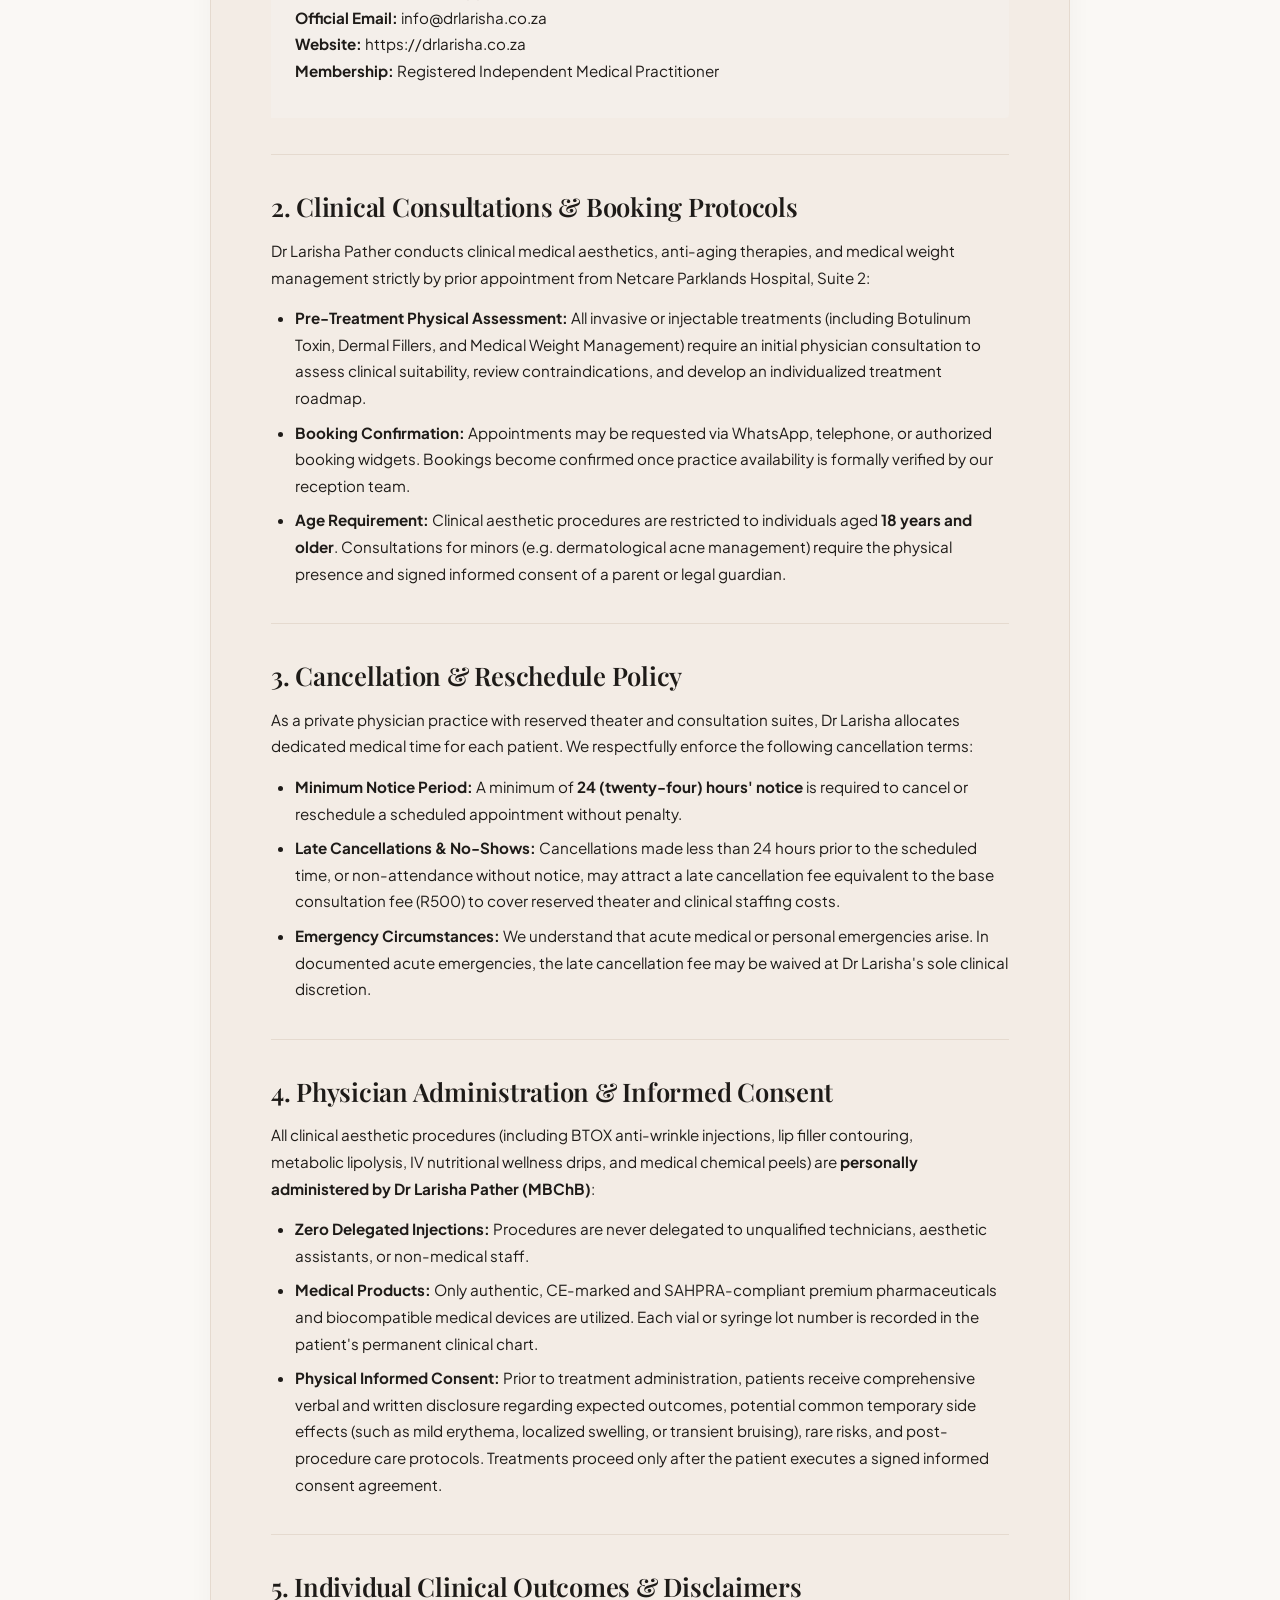
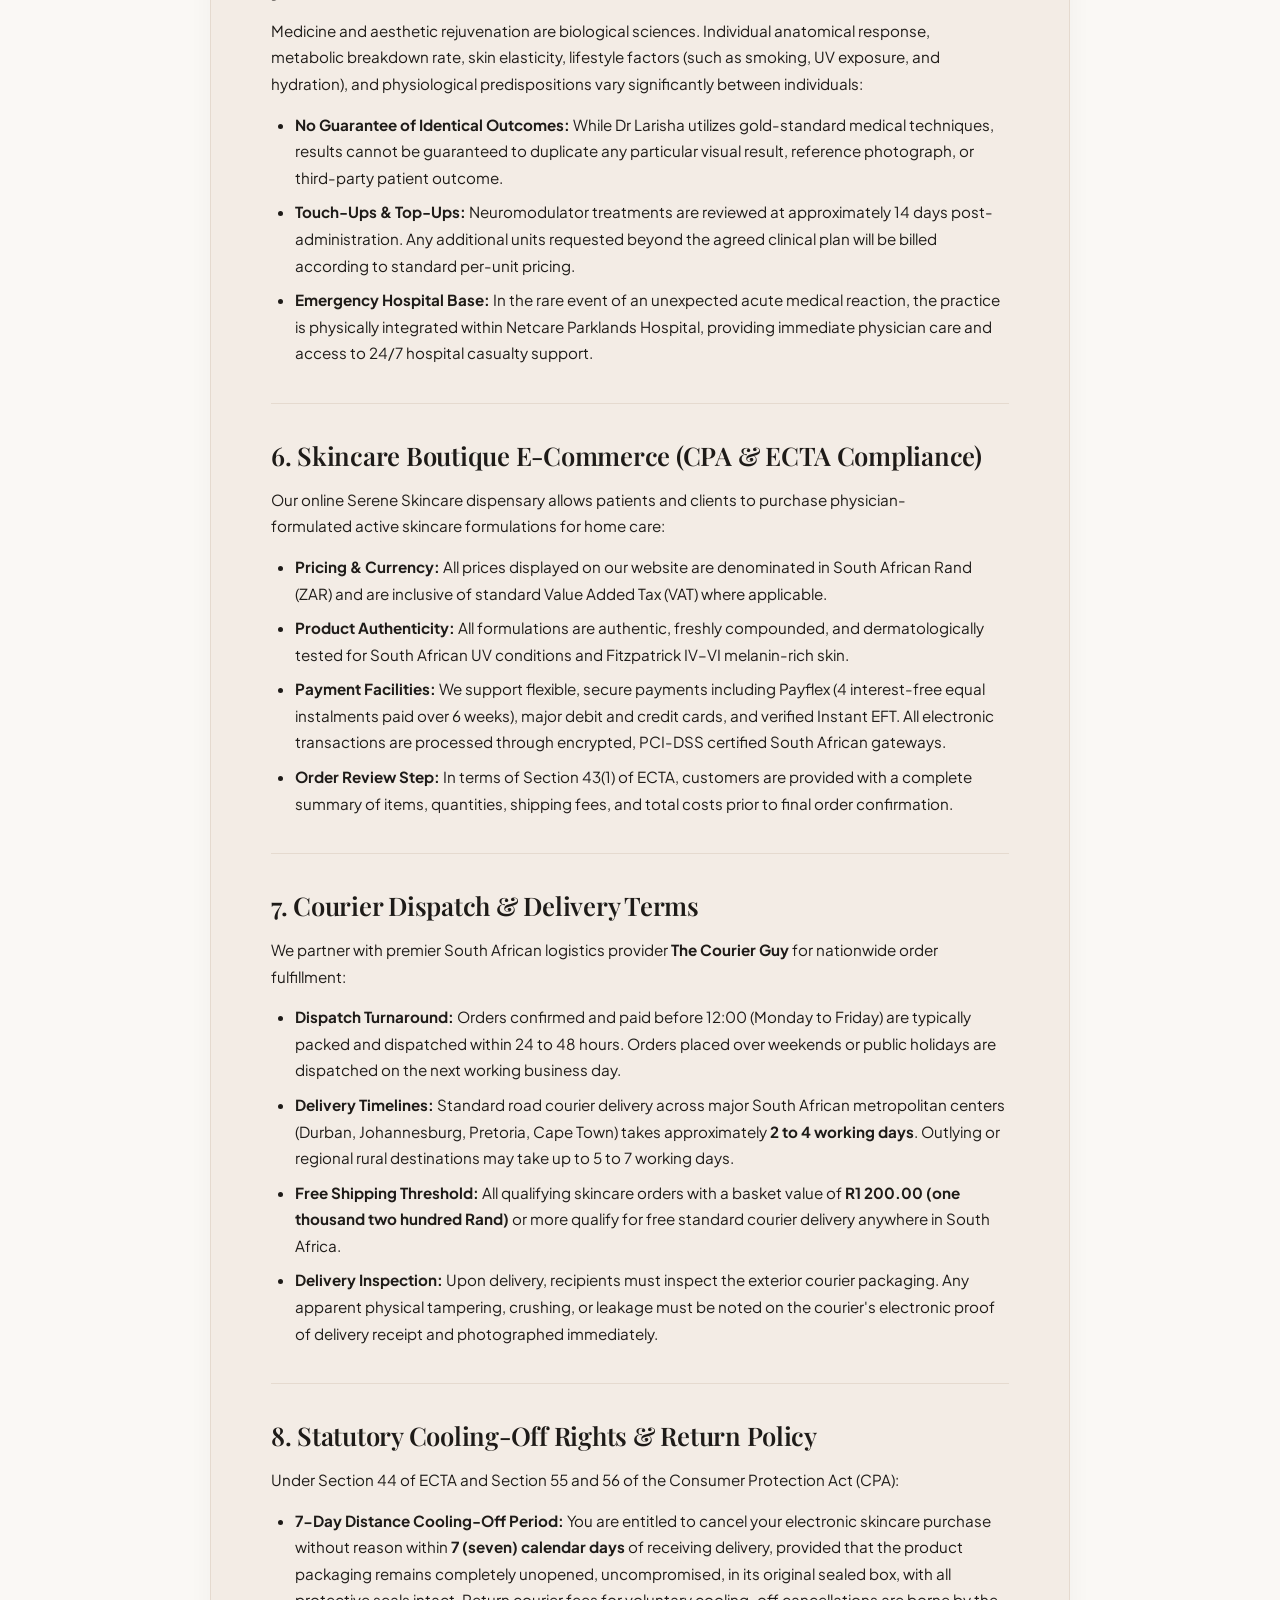
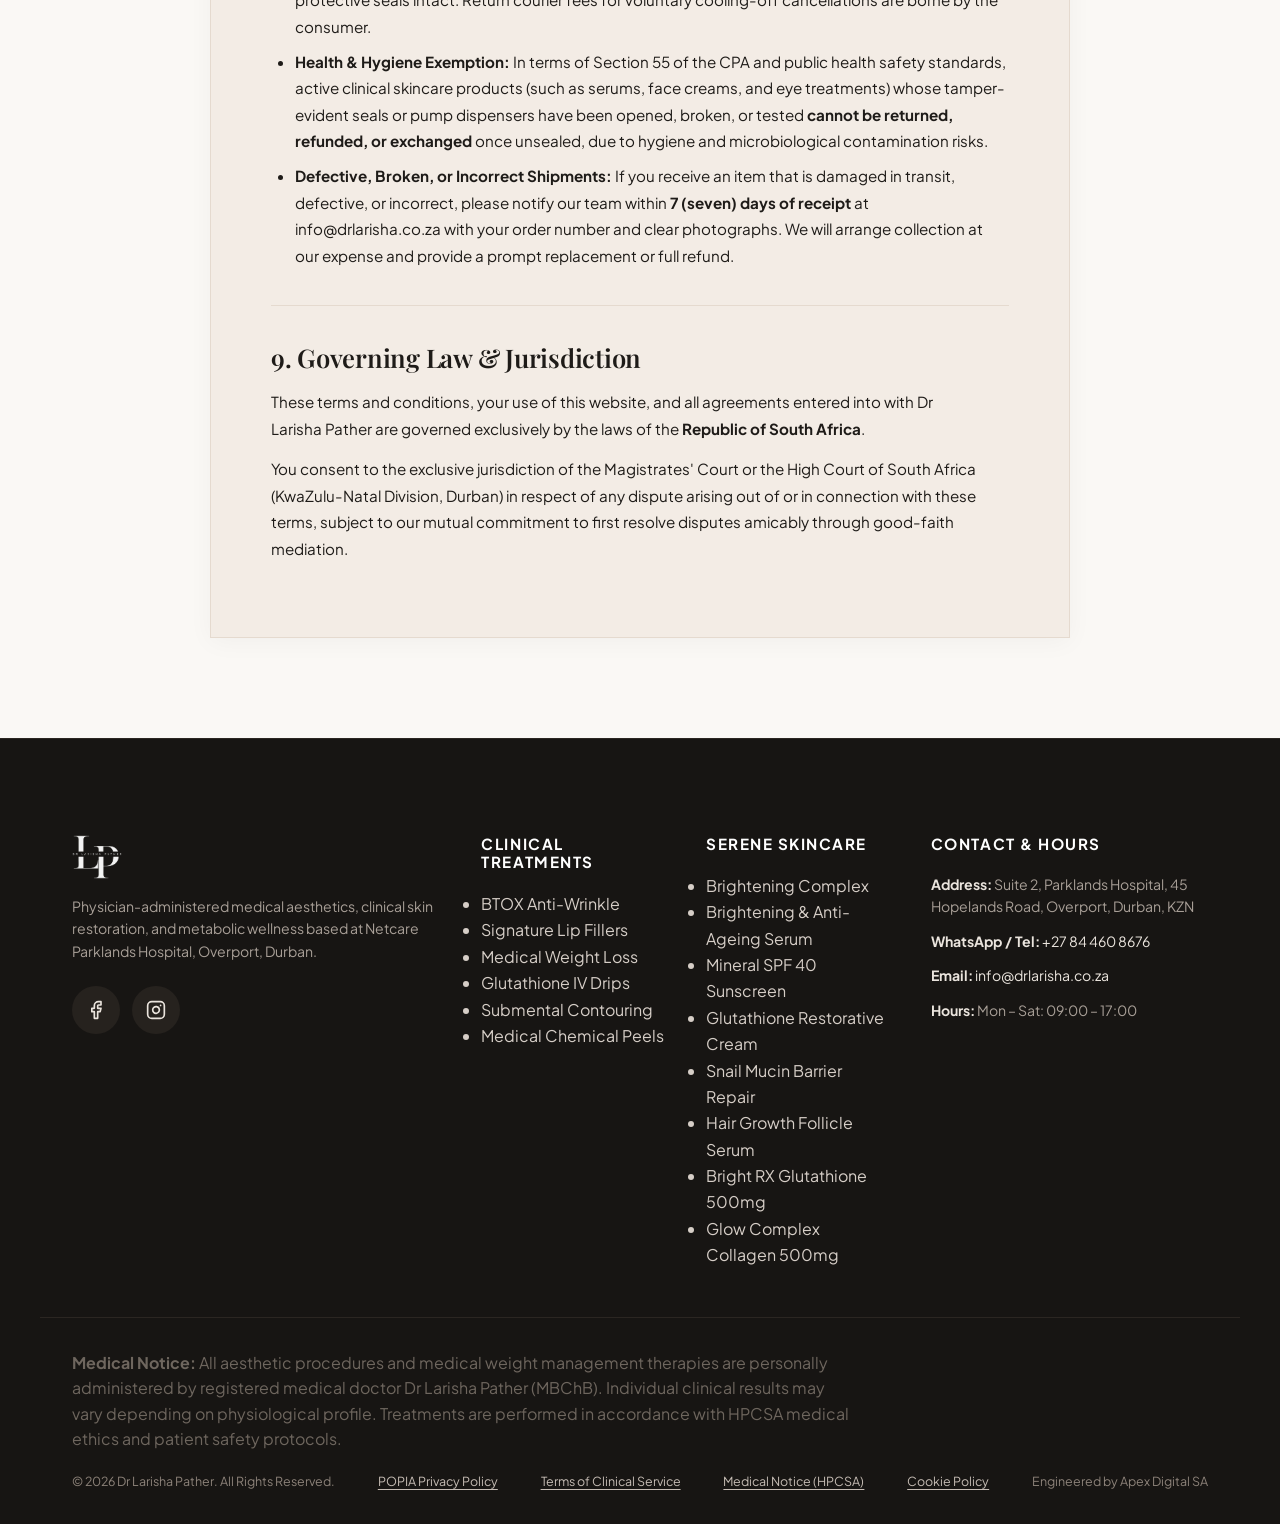
<file: terms.html>
<!DOCTYPE html>
<html lang="en">
<head>
  <meta charset="UTF-8">
  <meta name="viewport" content="width=device-width, initial-scale=1.0">
  <title>Terms of Clinical Service &amp; Store Policy | Dr Larisha Pather</title>
  <meta name="description" content="Terms of Clinical Service and E-Commerce Conditions for Dr Larisha Pather Medical Aesthetics practice and Serene Skincare boutique dispensary in Durban, South Africa.">
  <meta name="robots" content="index, follow">
  
  <!-- Favicon -->
  <link rel="icon" type="image/png" href="Assets/logos/logo-transparent.png">
  
  <!-- Google Fonts: Playfair Display (Brand Display) & Plus Jakarta Sans (Brand Body) -->
  <link rel="preconnect" href="https://fonts.googleapis.com">
  <link rel="preconnect" href="https://fonts.gstatic.com" crossorigin>
  <link href="https://fonts.googleapis.com/css2?family=Playfair+Display:ital,wght@0,500;0,600;0,700;1,400&family=Plus+Jakarta+Sans:wght@400;500;600;700&display=swap" rel="stylesheet">
  
  <link rel="stylesheet" href="style.css">
  
  <!-- Structured Data (MedicalWebPage Schema) -->
  <script type="application/ld+json">
  {
    "@context": "https://schema.org",
    "@type": "MedicalWebPage",
    "name": "Terms of Clinical Service & Store Conditions - Dr Larisha Pather",
    "description": "Clinical consultation terms, aesthetic procedure agreements, and CPA/ECTA compliant online skincare dispensary store conditions.",
    "url": "https://drlarisha.co.za/terms.html",
    "publisher": {
      "@type": "MedicalBusiness",
      "name": "Dr Larisha Pather - Medical Aesthetics & Wellness",
      "address": "Suite 2, Parklands Hospital, 45 Hopelands Road, Overport, Durban, KZN"
    }
  }
  </script>
</head>
<body>

  <!-- Top Emergency & Location Trust Bar -->
  <aside class="top-trust-bar" aria-label="Practice announcement">
    <div class="site-container trust-bar-flex">
      <span class="trust-pill">Suite 2, Netcare Parklands Hospital, Durban</span>
      <span class="trust-hours">Mon – Sat: 09:00 – 17:00</span>
      <a href="tel:+27844608676" class="trust-call">Direct Line: +27 84 460 8676</a>
    </div>
  </aside>

  <!-- Master Sticky Header -->
  <header class="master-header" id="masterHeader">
    <div class="site-container header-inner">
      <a href="index.html" class="brand-link" aria-label="Dr Larisha Pather Home">
        <img src="Assets/logos/logo-transparent.png" alt="Dr Larisha Pather Medical Aesthetics Logo" class="brand-logo" width="66" height="58">
      </a>

      <!-- Desktop Navigation -->
      <nav class="desktop-nav" aria-label="Primary Navigation">
        <a href="index.html" class="nav-item">Home</a>
        <a href="about.html" class="nav-item">About</a>
        <a href="services.html" class="nav-item">Treatments</a>
        <a href="products.html" class="nav-item">Skincare</a>
        <a href="contact.html" class="nav-item">Contact</a>
      </nav>

      <!-- Header Action Group -->
      <div class="header-actions">
        <button type="button" class="cart-trigger" id="cartOpenBtn" aria-label="View skincare cart">
          <svg width="22" height="22" viewBox="0 0 24 24" fill="none" stroke="currentColor" stroke-width="1.8" stroke-linecap="round" stroke-linejoin="round" aria-hidden="true">
            <path d="M6 2L3 6v14a2 2 0 0 0 2 2h14a2 2 0 0 0 2-2V6l-3-4z"></path>
            <line x1="3" y1="6" x2="21" y2="6"></line>
            <path d="M16 10a4 4 0 0 1-8 0"></path>
          </svg>
          <span class="cart-counter" id="cartCount">0</span>
        </button>

        <a href="https://wa.me/27844608676?text=Hi%20Dr%20Larisha%2C%20I%20would%20like%20to%20book%20a%20consultation%20at%20Parklands%20Hospital." target="_blank" rel="noopener noreferrer" class="btn btn-primary nav-cta">Book Consultation</a>

        <!-- Mobile Hamburger Toggle (48px footprint) -->
        <button type="button" class="mobile-toggle" id="mobileToggle" aria-label="Open mobile navigation menu" aria-expanded="false" aria-controls="mobileDrawer">
          <span class="hamburger-bar"></span>
          <span class="hamburger-bar"></span>
          <span class="hamburger-bar"></span>
        </button>
      </div>
    </div>
  </header>

  <!-- Mobile Navigation Drawer -->
  <div class="mobile-drawer" id="mobileDrawer" aria-hidden="true">
    <div class="mobile-drawer-header">
      <img src="Assets/logos/logo-transparent.png" alt="Dr Larisha Pather Logo" class="drawer-logo" width="52" height="46">
      <button type="button" class="drawer-close" id="drawerClose" aria-label="Close menu">
        <svg width="24" height="24" viewBox="0 0 24 24" fill="none" stroke="currentColor" stroke-width="2" stroke-linecap="round" stroke-linejoin="round" aria-hidden="true">
          <line x1="18" y1="6" x2="6" y2="18"></line>
          <line x1="6" y1="6" x2="18" y2="18"></line>
        </svg>
      </button>
    </div>
    <div class="drawer-content">
      <nav class="mobile-nav" aria-label="Mobile Navigation">
        <a href="index.html" class="mobile-link">Home</a>
        <a href="about.html" class="mobile-link">About</a>
        <a href="services.html" class="mobile-link">Treatments</a>
        <a href="products.html" class="mobile-link">Skincare</a>
        <a href="contact.html" class="mobile-link">Contact</a>
      </nav>
      <div class="drawer-actions">
        <a href="https://wa.me/27844608676?text=Hi%20Dr%20Larisha%2C%20I%20would%20like%20to%20book%20a%20consultation%20at%20Parklands%20Hospital." target="_blank" rel="noopener noreferrer" class="btn btn-primary btn-block">Book via WhatsApp</a>
        <div class="drawer-contact-info">
          <p>Suite 2, Parklands Hospital, Overport</p>
          <a href="tel:+27844608676">+27 84 460 8676</a>
        </div>
      </div>
    </div>
  </div>

  <main id="mainContent">

    <!-- SUBPAGE EDITORIAL HERO -->
    <section class="subpage-hero" aria-label="Page Header">
      <div class="site-container">
        <nav class="breadcrumb-nav" aria-label="Breadcrumb">
          <a href="index.html" class="breadcrumb-link">Home</a>
          <span class="breadcrumb-sep" aria-hidden="true">/</span>
          <span class="breadcrumb-current">Terms of Service</span>
        </nav>
        <span class="section-eyebrow">Clinical Agreements &amp; Consumer Conditions</span>
        <h1 class="subpage-title">Terms of Clinical Service &amp; Store Conditions</h1>
        <p class="subpage-lead">
          Governing clinical consultations and medical aesthetic treatments administered at Netcare Parklands Hospital, as well as distance e-commerce transactions conducted via our Serene Skincare dispensary.
        </p>
        <div class="hero-trust-strip" role="list" aria-label="Legal framework highlights">
          <span class="trust-strip-item" role="listitem">CPA &amp; HPCSA Ethics</span>
          <span class="trust-strip-divider" aria-hidden="true"></span>
          <span class="trust-strip-item" role="listitem">Durban Jurisdiction</span>
          <span class="trust-strip-divider" aria-hidden="true"></span>
          <span class="trust-strip-item" role="listitem">Annual Review 2026</span>
        </div>
      </div>
    </section>

    <!-- LEGAL DOCUMENT BODY -->
    <section class="legal-page-wrapper" aria-label="Terms of Service Document">
      <div class="site-container">
        <div class="legal-content-container">

          <div class="compliance-flag-box">
            <span class="compliance-flag-title">Regulatory Status Note</span>
            <p><strong>Draft for legal review:</strong> These terms articulate practice policies, booking protocols, and consumer conditions under the Consumer Protection Act No. 68 of 2008 and Electronic Communications and Transactions Act No. 25 of 2002. Final binding clinical consent is executed in writing at the in-person consultation.</p>
          </div>

          <div class="legal-toc" aria-label="Table of Contents">
            <span class="legal-toc-title">Document Directory</span>
            <ul class="legal-toc-list">
              <li><a href="#section-1">&sect; 1. Practice Supplier Identification</a></li>
              <li><a href="#section-2">&sect; 2. Clinical Consultations &amp; Bookings</a></li>
              <li><a href="#section-3">&sect; 3. Cancellations &amp; Reschedule Policy</a></li>
              <li><a href="#section-4">&sect; 4. Physician Administration &amp; Informed Consent</a></li>
              <li><a href="#section-5">&sect; 5. Individual Clinical Outcomes &amp; Disclaimers</a></li>
              <li><a href="#section-6">&sect; 6. Skincare Boutique E-Commerce (CPA &amp; ECTA)</a></li>
              <li><a href="#section-7">&sect; 7. Courier Dispatch &amp; Delivery Terms</a></li>
              <li><a href="#section-8">&sect; 8. Cooling-Off Rights &amp; Return Policy</a></li>
              <li><a href="#section-9">&sect; 9. Governing Law &amp; Dispute Resolution</a></li>
            </ul>
          </div>

          <!-- Section 1 -->
          <article class="legal-section" id="section-1">
            <h2>1. Practice Supplier Identification (ECTA &sect; 43)</h2>
            <p>In terms of Section 43 of the Electronic Communications and Transactions Act No. 25 of 2002 (ECTA), our full statutory practice credentials and supplier disclosures are as follows:</p>
            <div class="legal-callout">
              <span class="legal-callout-title">Statutory Supplier Information</span>
              <p>
                <strong>Sole Proprietor / Clinician:</strong> Dr Larisha Pather (MBChB)<br>
                <strong>Statutory Council:</strong> Health Professions Council of South Africa (HPCSA)<br>
                <strong>Physical Practice Address:</strong> Suite 2, Netcare Parklands Hospital, 45 Hopelands Road, Overport, Durban, 4001, South Africa<br>
                <strong>Direct Mobile / WhatsApp:</strong> +27 84 460 8676<br>
                <strong>Official Email:</strong> info@drlarisha.co.za<br>
                <strong>Website:</strong> https://drlarisha.co.za<br>
                <strong>Membership:</strong> Registered Independent Medical Practitioner
              </p>
            </div>
          </article>

          <!-- Section 2 -->
          <article class="legal-section" id="section-2">
            <h2>2. Clinical Consultations &amp; Booking Protocols</h2>
            <p>Dr Larisha Pather conducts clinical medical aesthetics, anti-aging therapies, and medical weight management strictly by prior appointment from Netcare Parklands Hospital, Suite 2:</p>
            <ul>
              <li><strong>Pre-Treatment Physical Assessment:</strong> All invasive or injectable treatments (including Botulinum Toxin, Dermal Fillers, and Medical Weight Management) require an initial physician consultation to assess clinical suitability, review contraindications, and develop an individualized treatment roadmap.</li>
              <li><strong>Booking Confirmation:</strong> Appointments may be requested via WhatsApp, telephone, or authorized booking widgets. Bookings become confirmed once practice availability is formally verified by our reception team.</li>
              <li><strong>Age Requirement:</strong> Clinical aesthetic procedures are restricted to individuals aged <strong>18 years and older</strong>. Consultations for minors (e.g. dermatological acne management) require the physical presence and signed informed consent of a parent or legal guardian.</li>
            </ul>
          </article>

          <!-- Section 3 -->
          <article class="legal-section" id="section-3">
            <h2>3. Cancellation &amp; Reschedule Policy</h2>
            <p>As a private physician practice with reserved theater and consultation suites, Dr Larisha allocates dedicated medical time for each patient. We respectfully enforce the following cancellation terms:</p>
            <ul>
              <li><strong>Minimum Notice Period:</strong> A minimum of <strong>24 (twenty-four) hours' notice</strong> is required to cancel or reschedule a scheduled appointment without penalty.</li>
              <li><strong>Late Cancellations &amp; No-Shows:</strong> Cancellations made less than 24 hours prior to the scheduled time, or non-attendance without notice, may attract a late cancellation fee equivalent to the base consultation fee (R500) to cover reserved theater and clinical staffing costs.</li>
              <li><strong>Emergency Circumstances:</strong> We understand that acute medical or personal emergencies arise. In documented acute emergencies, the late cancellation fee may be waived at Dr Larisha's sole clinical discretion.</li>
            </ul>
          </article>

          <!-- Section 4 -->
          <article class="legal-section" id="section-4">
            <h2>4. Physician Administration &amp; Informed Consent</h2>
            <p>All clinical aesthetic procedures (including BTOX anti-wrinkle injections, lip filler contouring, metabolic lipolysis, IV nutritional wellness drips, and medical chemical peels) are <strong>personally administered by Dr Larisha Pather (MBChB)</strong>:</p>
            <ul>
              <li><strong>Zero Delegated Injections:</strong> Procedures are never delegated to unqualified technicians, aesthetic assistants, or non-medical staff.</li>
              <li><strong>Medical Products:</strong> Only authentic, CE-marked and SAHPRA-compliant premium pharmaceuticals and biocompatible medical devices are utilized. Each vial or syringe lot number is recorded in the patient's permanent clinical chart.</li>
              <li><strong>Physical Informed Consent:</strong> Prior to treatment administration, patients receive comprehensive verbal and written disclosure regarding expected outcomes, potential common temporary side effects (such as mild erythema, localized swelling, or transient bruising), rare risks, and post-procedure care protocols. Treatments proceed only after the patient executes a signed informed consent agreement.</li>
            </ul>
          </article>

          <!-- Section 5 -->
          <article class="legal-section" id="section-5">
            <h2>5. Individual Clinical Outcomes &amp; Disclaimers</h2>
            <p>Medicine and aesthetic rejuvenation are biological sciences. Individual anatomical response, metabolic breakdown rate, skin elasticity, lifestyle factors (such as smoking, UV exposure, and hydration), and physiological predispositions vary significantly between individuals:</p>
            <ul>
              <li><strong>No Guarantee of Identical Outcomes:</strong> While Dr Larisha utilizes gold-standard medical techniques, results cannot be guaranteed to duplicate any particular visual result, reference photograph, or third-party patient outcome.</li>
              <li><strong>Touch-Ups &amp; Top-Ups:</strong> Neuromodulator treatments are reviewed at approximately 14 days post-administration. Any additional units requested beyond the agreed clinical plan will be billed according to standard per-unit pricing.</li>
              <li><strong>Emergency Hospital Base:</strong> In the rare event of an unexpected acute medical reaction, the practice is physically integrated within Netcare Parklands Hospital, providing immediate physician care and access to 24/7 hospital casualty support.</li>
            </ul>
          </article>

          <!-- Section 6 -->
          <article class="legal-section" id="section-6">
            <h2>6. Skincare Boutique E-Commerce (CPA &amp; ECTA Compliance)</h2>
            <p>Our online Serene Skincare dispensary allows patients and clients to purchase physician-formulated active skincare formulations for home care:</p>
            <ul>
              <li><strong>Pricing &amp; Currency:</strong> All prices displayed on our website are denominated in South African Rand (ZAR) and are inclusive of standard Value Added Tax (VAT) where applicable.</li>
              <li><strong>Product Authenticity:</strong> All formulations are authentic, freshly compounded, and dermatologically tested for South African UV conditions and Fitzpatrick IV–VI melanin-rich skin.</li>
              <li><strong>Payment Facilities:</strong> We support flexible, secure payments including Payflex (4 interest-free equal instalments paid over 6 weeks), major debit and credit cards, and verified Instant EFT. All electronic transactions are processed through encrypted, PCI-DSS certified South African gateways.</li>
              <li><strong>Order Review Step:</strong> In terms of Section 43(1) of ECTA, customers are provided with a complete summary of items, quantities, shipping fees, and total costs prior to final order confirmation.</li>
            </ul>
          </article>

          <!-- Section 7 -->
          <article class="legal-section" id="section-7">
            <h2>7. Courier Dispatch &amp; Delivery Terms</h2>
            <p>We partner with premier South African logistics provider <strong>The Courier Guy</strong> for nationwide order fulfillment:</p>
            <ul>
              <li><strong>Dispatch Turnaround:</strong> Orders confirmed and paid before 12:00 (Monday to Friday) are typically packed and dispatched within 24 to 48 hours. Orders placed over weekends or public holidays are dispatched on the next working business day.</li>
              <li><strong>Delivery Timelines:</strong> Standard road courier delivery across major South African metropolitan centers (Durban, Johannesburg, Pretoria, Cape Town) takes approximately <strong>2 to 4 working days</strong>. Outlying or regional rural destinations may take up to 5 to 7 working days.</li>
              <li><strong>Free Shipping Threshold:</strong> All qualifying skincare orders with a basket value of <strong>R1 200.00 (one thousand two hundred Rand)</strong> or more qualify for free standard courier delivery anywhere in South Africa.</li>
              <li><strong>Delivery Inspection:</strong> Upon delivery, recipients must inspect the exterior courier packaging. Any apparent physical tampering, crushing, or leakage must be noted on the courier's electronic proof of delivery receipt and photographed immediately.</li>
            </ul>
          </article>

          <!-- Section 8 -->
          <article class="legal-section" id="section-8">
            <h2>8. Statutory Cooling-Off Rights &amp; Return Policy</h2>
            <p>Under Section 44 of ECTA and Section 55 and 56 of the Consumer Protection Act (CPA):</p>
            <ul>
              <li><strong>7-Day Distance Cooling-Off Period:</strong> You are entitled to cancel your electronic skincare purchase without reason within <strong>7 (seven) calendar days</strong> of receiving delivery, provided that the product packaging remains completely unopened, uncompromised, in its original sealed box, with all protective seals intact. Return courier fees for voluntary cooling-off cancellations are borne by the consumer.</li>
              <li><strong>Health &amp; Hygiene Exemption:</strong> In terms of Section 55 of the CPA and public health safety standards, active clinical skincare products (such as serums, face creams, and eye treatments) whose tamper-evident seals or pump dispensers have been opened, broken, or tested <strong>cannot be returned, refunded, or exchanged</strong> once unsealed, due to hygiene and microbiological contamination risks.</li>
              <li><strong>Defective, Broken, or Incorrect Shipments:</strong> If you receive an item that is damaged in transit, defective, or incorrect, please notify our team within <strong>7 (seven) days of receipt</strong> at <a href="mailto:info@drlarisha.co.za">info@drlarisha.co.za</a> with your order number and clear photographs. We will arrange collection at our expense and provide a prompt replacement or full refund.</li>
            </ul>
          </article>

          <!-- Section 9 -->
          <article class="legal-section" id="section-9">
            <h2>9. Governing Law &amp; Jurisdiction</h2>
            <p>These terms and conditions, your use of this website, and all agreements entered into with Dr Larisha Pather are governed exclusively by the laws of the <strong>Republic of South Africa</strong>.</p>
            <p>You consent to the exclusive jurisdiction of the Magistrates' Court or the High Court of South Africa (KwaZulu-Natal Division, Durban) in respect of any dispute arising out of or in connection with these terms, subject to our mutual commitment to first resolve disputes amicably through good-faith mediation.</p>
          </article>

        </div>
      </div>
    </section>

  </main>

  <!-- MASTER FOOTER -->
  <footer class="master-footer" aria-label="Site Footer">
    <div class="site-container footer-inner">
      <div class="footer-col brand-col">
        <img src="Assets/logos/logo-transparent.png" alt="Dr Larisha Pather Logo" class="footer-logo" width="50" height="44">
        <p class="footer-bio">
          Physician-administered medical aesthetics, clinical skin restoration, and metabolic wellness based at Netcare
          Parklands Hospital, Overport, Durban.
        </p>
        <div class="footer-social-links">
          <a href="https://www.facebook.com/p/Dr-Larisha-Pather-61576050460534/" target="_blank"
            rel="noopener noreferrer" class="social-icon-link" aria-label="Follow Dr Larisha Pather on Facebook">
            <svg width="20" height="20" viewBox="0 0 24 24" fill="none" stroke="currentColor" stroke-width="2"
              stroke-linecap="round" stroke-linejoin="round" aria-hidden="true">
              <path d="M18 2h-3a5 5 0 0 0-5 5v3H7v4h3v8h4v-8h3l1-4h-4V7a1 1 0 0 1 1-1h3z"></path>
            </svg>
          </a>
          <a href="https://www.instagram.com/drlarisha/" target="_blank" rel="noopener noreferrer"
            class="social-icon-link" aria-label="Follow Dr Larisha Pather on Instagram">
            <svg width="20" height="20" viewBox="0 0 24 24" fill="none" stroke="currentColor" stroke-width="2"
              stroke-linecap="round" stroke-linejoin="round" aria-hidden="true">
              <rect x="2" y="2" width="20" height="20" rx="5" ry="5"></rect>
              <path d="M16 11.37A4 4 0 1 1 12.63 8 4 4 0 0 1 16 11.37z"></path>
              <line x1="17.5" y1="6.5" x2="17.51" y2="6.5"></line>
            </svg>
          </a>
        </div>
      </div>

      <div class="footer-col">
        <h4 class="footer-heading">Clinical Treatments</h4>
        <ul class="footer-nav">
          <li><a href="services.html#anti-aging">BTOX Anti-Wrinkle</a></li>
          <li><a href="services.html#dermal-fillers">Signature Lip Fillers</a></li>
          <li><a href="services.html#weight-loss">Medical Weight Loss</a></li>
          <li><a href="services.html#wellness-drips">Glutathione IV Drips</a></li>
          <li><a href="services.html#body-contouring">Submental Contouring</a></li>
          <li><a href="services.html#chemical-peels">Medical Chemical Peels</a></li>
        </ul>
      </div>

      <div class="footer-col">
        <h4 class="footer-heading">Serene Skincare</h4>
        <ul class="footer-nav">
          <li><a href="products.html">Brightening Complex</a></li>
          <li><a href="products.html">Brightening &amp; Anti-Ageing Serum</a></li>
          <li><a href="products.html">Mineral SPF 40 Sunscreen</a></li>
          <li><a href="products.html">Glutathione Restorative Cream</a></li>
          <li><a href="products.html">Snail Mucin Barrier Repair</a></li>
          <li><a href="products.html">Hair Growth Follicle Serum</a></li>
          <li><a href="products.html">Bright RX Glutathione 500mg</a></li>
          <li><a href="products.html">Glow Complex Collagen 500mg</a></li>
        </ul>
      </div>

      <div class="footer-col">
        <h4 class="footer-heading">Contact &amp; Hours</h4>
        <p class="footer-contact-item"><strong>Address:</strong> Suite 2, Parklands Hospital, 45 Hopelands Road, Overport, Durban, KZN</p>
        <p class="footer-contact-item"><strong>WhatsApp / Tel:</strong> <a href="tel:+27844608676">+27 84 460 8676</a></p>
        <p class="footer-contact-item"><strong>Email:</strong> <a href="mailto:info@drlarisha.co.za">info@drlarisha.co.za</a></p>
        <p class="footer-contact-item"><strong>Hours:</strong> Mon – Sat: 09:00 – 17:00</p>
      </div>
    </div>

    <!-- Legal & Compliance Notice -->
    <div class="site-container footer-legal-bar">
      <div class="medical-disclaimer">
        <p><strong>Medical Notice:</strong> All aesthetic procedures and medical weight management therapies are
          personally administered by registered medical doctor Dr Larisha Pather (MBChB). Individual clinical results
          may vary depending on physiological profile. Treatments are performed in accordance with HPCSA medical ethics
          and patient safety protocols.</p>
      </div>
      <div class="legal-links-row">
        <span>&copy; 2026 Dr Larisha Pather. All Rights Reserved.</span>
        <a href="privacy-policy.html">POPIA Privacy Policy</a>
        <a href="terms.html">Terms of Clinical Service</a>
        <a href="medical-disclaimer.html">Medical Notice (HPCSA)</a>
        <a href="cookie-policy.html">Cookie Policy</a>
        <span>Engineered by Apex Digital SA</span>
      </div>
    </div>
  </footer>

  <!-- SLIDING SKINCARE CART DRAWER -->
  <aside class="cart-drawer-overlay" id="cartOverlay" aria-hidden="true">
    <div class="cart-drawer" role="dialog" aria-modal="true" aria-label="Skincare Shopping Cart">
      <div class="cart-header">
        <h3 class="cart-title">Your Skincare Bag</h3>
        <button type="button" class="cart-close-btn" id="cartCloseBtn" aria-label="Close cart drawer">
          <svg width="22" height="22" viewBox="0 0 24 24" fill="none" stroke="currentColor" stroke-width="2" stroke-linecap="round" stroke-linejoin="round">
            <line x1="18" y1="6" x2="6" y2="18"></line>
            <line x1="6" y1="6" x2="18" y2="18"></line>
          </svg>
        </button>
      </div>
      <div class="cart-items-list" id="cartItemsList"></div>
      <div class="cart-footer">
        <div class="cart-summary-row">
          <span>Subtotal</span>
          <span class="cart-subtotal" id="cartSubtotal">R0.00</span>
        </div>
        <p class="cart-shipping-note">Free courier across SA on orders over R1 200</p>
        <button type="button" class="btn btn-primary btn-block checkout-btn" id="cartCheckoutBtn">
          Proceed to Order via WhatsApp
        </button>
      </div>
    </div>
  </aside>

  <script src="app.js"></script>
</body>
</html>
</file>
<file: style.css>
/* ==========================================================================
   APEX DIGITAL SA :: DR LARISHA PATHER MASTER STYLESHEET
   Sovereign Clinical Luxury & Anti-Agentic Physics (v3.5)
   ========================================================================== */

:root {
  /* Strict CSS Token Contract */
  --bg: #FAF8F5;
  /* Warm alabaster cream canvas */
  --surface: #F3ECE5;
  /* Soft linen neutral card containers */
  --text: #1E1B18;
  /* Deep espresso charcoal (Contrast: 15.8:1) */
  --muted: #6E665E;
  /* Warm slate grey metadata */
  --brand: #8C7764;
  /* Muted bronze / rich taupe accent */
  --brand-2: #D9CBBF;
  /* Warm sand taupe for badges & pills */
  --cta: #1E1B18;
  /* Espresso button fill (Contrast: 16.8:1 on white) */
  --cta-text: #FFFFFF;
  /* Crisp pure white button text */
  --line: #E5DACF;
  /* 1px hairline dividers */
  --font-display: "Playfair Display", Georgia, serif;
  --font-body: "Plus Jakarta Sans", -apple-system, sans-serif;

  /* Elevation Shadows & Surface Shifts */
  --shadow-sm: 0 2px 8px rgba(30, 27, 24, 0.04);
  --shadow-md: 0 8px 24px rgba(30, 27, 24, 0.06);
  --shadow-lg: 0 16px 40px rgba(30, 27, 24, 0.08);

  /* Layout Constraints */
  --container-max: 1200px;
  --header-height: 82px;
  --radius-sm: 4px;
  --radius-md: 8px;
  --radius-pill: 9999px;

  /* Emil Kowalski Motion Physics */
  --ease-out: cubic-bezier(0.23, 1, 0.32, 1);
  --ease-in-out: cubic-bezier(0.77, 0, 0.175, 1);
  --ease-drawer: cubic-bezier(0.32, 0.72, 0, 1);
  --ease-spring: cubic-bezier(0.23, 1, 0.32, 1);
  --trans-fast: 160ms var(--ease-out);
  --trans-base: 240ms var(--ease-out);
  --trans-smooth: 320ms var(--ease-out);
}

/* --------------------------------------------------------------------------
   RESET & FOUNDATIONS
   -------------------------------------------------------------------------- */
*,
*::before,
*::after {
  box-sizing: border-box;
  margin: 0;
  padding: 0;
}

html {
  font-size: 16px;
  scroll-behavior: smooth;
  -webkit-text-size-adjust: 100%;
  background-color: var(--bg);
  color: var(--text);
}

body {
  font-family: var(--font-body);
  font-size: 1rem;
  line-height: 1.65;
  color: var(--text);
  background-color: var(--bg);
  overflow-x: hidden;
  -webkit-font-smoothing: antialiased;
  -moz-osx-font-smoothing: grayscale;
}

/* Accessibility: Visible Focus Outlines */
:focus-visible {
  outline: 2px solid var(--brand);
  outline-offset: 3px;
}

img,
picture,
svg,
video {
  display: block;
  max-width: 100%;
  height: auto;
}

a {
  color: inherit;
  text-decoration: none;
  transition: color var(--trans-fast);
}

button,
input,
select,
textarea {
  font: inherit;
  color: inherit;
}

button {
  background: none;
  border: none;
  cursor: pointer;
}

/* Screen reader only utility */
.sr-only {
  position: absolute;
  width: 1px;
  height: 1px;
  padding: 0;
  margin: -1px;
  overflow: hidden;
  clip: rect(0, 0, 0, 0);
  white-space: nowrap;
  border: 0;
}

/* Container Constraint */
.site-container {
  width: 100%;
  max-width: var(--container-max);
  margin-left: auto;
  margin-right: auto;
  padding-left: clamp(20px, 4vw, 32px);
  padding-right: clamp(20px, 4vw, 32px);
}

.text-center {
  text-align: center;
}

/* --------------------------------------------------------------------------
   TYPOGRAPHY SYSTEM
   -------------------------------------------------------------------------- */
h1,
h2,
h3,
h4,
h5,
h6 {
  font-family: var(--font-display);
  font-weight: 600;
  line-height: 1.2;
  color: var(--text);
  letter-spacing: -0.01em;
}

h1 {
  font-size: clamp(2.2rem, 4.6vw, 3.8rem);
  font-weight: 600;
  line-height: 1.15;
}

h2 {
  font-size: clamp(1.8rem, 3.4vw, 2.75rem);
}

h3 {
  font-size: clamp(1.3rem, 2.2vw, 1.8rem);
}

p {
  color: var(--muted);
  font-size: 1rem;
  max-width: 65ch;
}

.section-head {
  margin-bottom: clamp(40px, 6vw, 64px);
}

.section-eyebrow {
  display: inline-block;
  font-family: var(--font-body);
  font-size: 0.75rem;
  font-weight: 600;
  text-transform: uppercase;
  letter-spacing: 0.18em;
  color: var(--brand);
  margin-bottom: 12px;
}

.section-title {
  margin-bottom: 16px;
}

.section-subtitle {
  font-size: 1.05rem;
  color: var(--muted);
  margin-left: auto;
  margin-right: auto;
}

/* --------------------------------------------------------------------------
   INTERACTIVE BUTTONS (Strict 48px Tap Targets)
   -------------------------------------------------------------------------- */
.btn {
  display: inline-flex;
  align-items: center;
  justify-content: center;
  min-height: 48px;
  min-width: 48px;
  padding: 12px 28px;
  border-radius: var(--radius-pill);
  font-family: var(--font-body);
  font-size: 0.92rem;
  font-weight: 600;
  letter-spacing: 0.02em;
  text-align: center;
  transition: background-color var(--trans-fast), border-color var(--trans-fast), color var(--trans-fast), box-shadow var(--trans-fast), transform 160ms var(--ease-out);
  user-select: none;
}

.btn:active {
  transform: scale(0.97);
  transition-duration: 100ms;
}

.btn-primary {
  background-color: var(--cta);
  color: var(--cta-text);
  border: 1px solid var(--cta);
  box-shadow: 0 4px 14px rgba(30, 27, 24, 0.12);
}

.btn-secondary {
  background-color: #FFFFFF;
  color: var(--text);
  border: 1.5px solid var(--brand);
  box-shadow: 0 2px 8px rgba(30, 27, 24, 0.05);
}

@media (hover: hover) and (pointer: fine) {
  .btn-primary:hover {
    background-color: #332d28;
    border-color: #332d28;
    color: var(--cta-text);
    box-shadow: 0 6px 18px rgba(30, 27, 24, 0.16);
    transform: translateY(-1px);
  }

  .btn-secondary:hover {
    background-color: var(--cta);
    border-color: var(--cta);
    color: var(--cta-text);
    box-shadow: 0 6px 18px rgba(30, 27, 24, 0.16);
    transform: translateY(-1px);
  }
}

/* Card & Procedure Call-To-Action (CTA) Standout Hierarchy */
.treatment-card .btn,
.bento-card .btn,
.glow-combo-card .btn,
.product-card .add-to-cart-btn {
  background-color: var(--cta) !important;
  color: var(--cta-text) !important;
  border: 1px solid var(--cta) !important;
  box-shadow: 0 4px 14px rgba(30, 27, 24, 0.14) !important;
}

@media (hover: hover) and (pointer: fine) {

  .treatment-card .btn:hover,
  .bento-card .btn:hover,
  .glow-combo-card .btn:hover,
  .product-card .add-to-cart-btn:hover {
    background-color: #332d28 !important;
    border-color: #332d28 !important;
    color: var(--cta-text) !important;
    box-shadow: 0 6px 18px rgba(30, 27, 24, 0.2) !important;
    transform: translateY(-2px);
  }
}

.btn-block {
  width: 100%;
}

.btn-sm {
  min-height: 40px;
  padding: 8px 18px;
  font-size: 0.85rem;
}

/* --------------------------------------------------------------------------
   TOP TRUST BAR
   -------------------------------------------------------------------------- */
.top-trust-bar {
  background-color: var(--surface);
  border-bottom: 1px solid var(--line);
  padding: 8px 0;
  font-size: 0.8rem;
  color: var(--muted);
}

.trust-bar-flex {
  display: flex;
  align-items: center;
  justify-content: space-between;
  gap: 16px;
  flex-wrap: wrap;
}

.trust-pill {
  font-weight: 600;
  color: var(--text);
}

.trust-call {
  font-weight: 600;
  color: var(--brand);
}

.trust-call:hover {
  color: var(--text);
}

/* --------------------------------------------------------------------------
   MASTER STICKY HEADER
   -------------------------------------------------------------------------- */
.master-header {
  position: sticky;
  top: 0;
  z-index: 1000;
  background-color: rgba(250, 248, 245, 0.92);
  backdrop-filter: blur(16px);
  -webkit-backdrop-filter: blur(16px);
  border-bottom: 1px solid var(--line);
  transition: padding var(--trans-fast), background-color var(--trans-fast);
}

.header-inner {
  display: flex;
  align-items: center;
  justify-content: space-between;
  height: var(--header-height);
}

.brand-link {
  display: flex;
  align-items: center;
  min-height: 48px;
  min-width: 48px;
}

.brand-logo {
  height: 58px;
  width: auto;
  object-fit: contain;
  display: block;
  transition: transform var(--trans-fast);
}

.brand-link:hover .brand-logo {
  transform: scale(1.02);
}

.desktop-nav {
  display: none;
  align-items: center;
  gap: 32px;
}

.nav-item {
  font-size: 0.95rem;
  font-weight: 500;
  color: var(--text);
  padding: 8px 0;
  position: relative;
  transition: color var(--trans-fast);
}

.nav-item::after {
  content: "";
  position: absolute;
  bottom: 0;
  left: 0;
  right: 0;
  height: 2px;
  background-color: var(--brand);
  border-radius: 2px;
  transform: scaleX(0);
  transform-origin: right;
  transition: transform 220ms var(--ease-out);
}

@media (hover: hover) and (pointer: fine) {
  .nav-item:hover {
    color: var(--brand);
  }

  .nav-item:hover::after {
    transform: scaleX(1);
    transform-origin: left;
  }
}

.nav-item.active {
  color: var(--text);
  font-weight: 700;
}

.nav-item.active::after {
  transform: scaleX(1);
  transform-origin: left;
}

.header-actions {
  display: flex;
  align-items: center;
  gap: 12px;
}

.cart-trigger {
  position: relative;
  display: inline-flex;
  align-items: center;
  justify-content: center;
  width: 48px;
  height: 48px;
  border-radius: var(--radius-pill);
  background-color: var(--surface);
  border: 1px solid var(--line);
  color: var(--text);
  transition: background-color var(--trans-fast), border-color var(--trans-fast), transform 160ms var(--ease-out);
}

@media (hover: hover) and (pointer: fine) {
  .cart-trigger:hover {
    background-color: #eae1d8;
    border-color: var(--brand-2);
  }
}

.cart-trigger:active {
  transform: scale(0.94);
  transition-duration: 100ms;
}

.cart-counter {
  position: absolute;
  top: 6px;
  right: 6px;
  min-width: 18px;
  height: 18px;
  border-radius: var(--radius-pill);
  background-color: var(--cta);
  color: var(--cta-text);
  font-size: 0.68rem;
  font-weight: 700;
  display: flex;
  align-items: center;
  justify-content: center;
  padding: 0 4px;
}

.nav-cta {
  display: none;
}

.mobile-toggle {
  display: flex;
  flex-direction: column;
  align-items: center;
  justify-content: center;
  width: 48px;
  height: 48px;
  border-radius: var(--radius-pill);
  background-color: var(--surface);
  border: 1px solid var(--line);
  gap: 5px;
}

.hamburger-bar {
  display: block;
  width: 20px;
  height: 2px;
  background-color: var(--text);
  border-radius: 2px;
  transition: all var(--trans-fast);
}

/* --------------------------------------------------------------------------
   MOBILE NAVIGATION DRAWER
   -------------------------------------------------------------------------- */
.mobile-drawer {
  position: fixed;
  top: 0;
  right: 0;
  bottom: 0;
  width: 100%;
  max-width: 360px;
  background-color: var(--bg);
  border-left: 1px solid var(--line);
  z-index: 2000;
  display: flex;
  flex-direction: column;
  transform: translateX(100%);
  transition: transform var(--trans-base);
  box-shadow: -8px 0 32px rgba(30, 27, 24, 0.1);
}

.mobile-drawer.is-open {
  transform: translateX(0);
}

.mobile-drawer-header {
  display: flex;
  align-items: center;
  justify-content: space-between;
  padding: 20px 24px;
  border-bottom: 1px solid var(--line);
}

.drawer-logo {
  height: 46px;
  width: auto;
  object-fit: contain;
}

.drawer-close {
  display: flex;
  align-items: center;
  justify-content: center;
  width: 48px;
  height: 48px;
  border-radius: var(--radius-pill);
  background-color: var(--surface);
  color: var(--text);
}

.drawer-content {
  display: flex;
  flex-direction: column;
  justify-content: space-between;
  flex-grow: 1;
  padding: 24px;
  overflow-y: auto;
}

.mobile-nav {
  display: flex;
  flex-direction: column;
  gap: 18px;
}

.mobile-link {
  font-family: var(--font-display);
  font-size: 1.35rem;
  font-weight: 600;
  color: var(--text);
  padding: 8px 0;
  border-bottom: 1px solid rgba(229, 218, 207, 0.4);
}

.mobile-link:hover {
  color: var(--brand);
}

.mobile-link.active {
  color: var(--brand);
  font-weight: 700;
}

.drawer-footer {
  display: flex;
  flex-direction: column;
  gap: 12px;
  margin-top: 32px;
}

.drawer-contact-info {
  margin-top: 16px;
  font-size: 0.85rem;
  color: var(--muted);
  line-height: 1.5;
}

.drawer-contact-info a {
  font-weight: 600;
  color: var(--text);
}

/* --------------------------------------------------------------------------
   HERO SECTION (Editorial Split)
   -------------------------------------------------------------------------- */
.section-hero {
  padding: clamp(48px, 8vw, 96px) 0 clamp(40px, 6vw, 72px);
  background-color: var(--bg);
}

.hero-grid {
  display: grid;
  grid-template-columns: 1fr;
  gap: 40px;
  align-items: center;
}

.hero-eyebrow {
  display: inline-block;
  font-size: 0.78rem;
  font-weight: 600;
  text-transform: uppercase;
  letter-spacing: 0.2em;
  color: var(--brand);
  margin-bottom: 16px;
}

.hero-title {
  margin-bottom: 20px;
}

.hero-lead {
  font-size: clamp(1.05rem, 1.4vw, 1.22rem);
  line-height: 1.65;
  color: var(--muted);
  margin-bottom: 32px;
}

.hero-actions {
  display: flex;
  align-items: center;
  gap: 16px;
  flex-wrap: wrap;
  margin-bottom: 40px;
}

.hero-credentials {
  display: flex;
  align-items: center;
  gap: 20px;
  flex-wrap: wrap;
  padding-top: 24px;
  border-top: 1px solid var(--line);
}

.credential-item {
  display: flex;
  flex-direction: column;
}

.cred-title {
  font-size: 0.92rem;
  font-weight: 700;
  color: var(--text);
}

.cred-sub {
  font-size: 0.8rem;
  color: var(--muted);
}

.credential-divider {
  width: 1px;
  height: 32px;
  background-color: var(--line);
}

.hero-visual {
  display: flex;
  justify-content: center;
}

.hero-frame {
  position: relative;
  width: 100%;
  max-width: 500px;
  border-radius: var(--radius-md);
  overflow: hidden;
  background-color: var(--surface);
  border: 1px solid var(--line);
  box-shadow: var(--shadow-lg);
}

.hero-portrait-img {
  width: 100%;
  height: auto;
  aspect-ratio: 4 / 5;
  object-fit: cover;
  object-position: top center;
}

.hero-doctor-badge {
  padding: 16px 20px;
  background-color: var(--surface);
  border-top: 1px solid var(--line);
  display: flex;
  flex-direction: column;
}

.badge-role {
  font-size: 0.75rem;
  text-transform: uppercase;
  letter-spacing: 0.12em;
  color: var(--brand);
  font-weight: 600;
}

.badge-name {
  font-family: var(--font-display);
  font-size: 1.15rem;
  font-weight: 600;
  color: var(--text);
}

/* --------------------------------------------------------------------------
   CLINICAL PHILOSOPHY PILLARS
   -------------------------------------------------------------------------- */
.section-philosophy {
  padding: clamp(32px, 5vw, 64px) 0;
  background-color: var(--surface);
  border-top: 1px solid var(--line);
  border-bottom: 1px solid var(--line);
}

.philosophy-grid {
  display: grid;
  grid-template-columns: 1fr;
  gap: 24px;
}

.philosophy-card {
  padding: 28px;
  background-color: var(--bg);
  border: 1px solid var(--line);
  border-radius: var(--radius-md);
  box-shadow: var(--shadow-sm);
  transition: transform 250ms var(--ease-out), box-shadow 250ms var(--ease-out), border-color 200ms ease;
}

@media (hover: hover) and (pointer: fine) {
  .philosophy-card:hover {
    transform: translateY(-3px);
    box-shadow: var(--shadow-md);
    border-color: var(--brand-2);
  }
}

.pillar-number {
  font-family: var(--font-display);
  font-size: 1.8rem;
  font-weight: 700;
  color: var(--brand-2);
  margin-bottom: 12px;
}

.pillar-title {
  font-size: 1.25rem;
  margin-bottom: 10px;
}

.pillar-desc {
  font-size: 0.95rem;
  line-height: 1.6;
}

/* --------------------------------------------------------------------------
   SIGNATURE PROCEDURES BENTO SHOWCASE
   -------------------------------------------------------------------------- */
.section-featured-bento {
  padding: clamp(64px, 9vw, 112px) 0;
}

.bento-grid {
  display: grid;
  grid-template-columns: 1fr;
  gap: 32px;
}

.bento-card {
  background-color: var(--surface);
  border: 1px solid var(--line);
  border-radius: var(--radius-md);
  overflow: hidden;
  box-shadow: var(--shadow-sm);
  display: flex;
  flex-direction: column;
  transition: transform 250ms var(--ease-out), box-shadow 250ms var(--ease-out), border-color 200ms ease;
}

@media (hover: hover) and (pointer: fine) {
  .bento-card:hover {
    transform: translateY(-3px);
    box-shadow: var(--shadow-md);
    border-color: var(--brand-2);
  }
}

.bento-media-wrap {
  position: relative;
  overflow: hidden;
  background-color: #eee3df;
}

.bento-img {
  width: 100%;
  height: 320px;
  object-fit: cover;
  transition: transform 400ms var(--ease-out);
}

.bento-card:hover .bento-img {
  transform: scale(1.03);
}

.bento-img-btox {
  object-position: center 46%;
}

.bento-tag {
  display: none;
}

.bento-body {
  padding: clamp(24px, 4vw, 36px);
  display: flex;
  flex-direction: column;
  flex-grow: 1;
}

.bento-meta {
  display: flex;
  align-items: center;
  justify-content: space-between;
  margin-bottom: 12px;
}

.procedure-category {
  font-size: 0.78rem;
  font-weight: 600;
  text-transform: uppercase;
  letter-spacing: 0.12em;
  color: var(--brand);
}

.procedure-price {
  font-family: var(--font-display);
  font-size: 1.45rem;
  font-weight: 700;
  color: var(--text);
}

.bento-heading {
  font-size: 1.45rem;
  margin-bottom: 12px;
}

.bento-copy {
  font-size: 0.95rem;
  margin-bottom: 20px;
}

.bento-checklist {
  list-style: none;
  display: flex;
  flex-direction: column;
  gap: 8px;
  margin-bottom: 28px;
}

.bento-checklist li {
  position: relative;
  padding-left: 24px;
  font-size: 0.9rem;
  color: var(--text);
}

.bento-checklist li::before {
  content: "—";
  position: absolute;
  left: 0;
  color: var(--brand);
  font-weight: 700;
}

.bento-pricing-chips {
  display: flex;
  flex-wrap: wrap;
  gap: 8px;
  margin-bottom: 28px;
}

.price-chip {
  padding: 6px 12px;
  background-color: var(--bg);
  border: 1px solid var(--line);
  border-radius: var(--radius-sm);
  font-size: 0.82rem;
  font-weight: 600;
  color: var(--text);
}

.bento-footer {
  margin-top: auto;
}

/* --------------------------------------------------------------------------
   ABOUT DR LARISHA SECTION
   -------------------------------------------------------------------------- */
.section-about {
  padding: clamp(64px, 9vw, 112px) 0;
  background-color: var(--surface);
  border-top: 1px solid var(--line);
  border-bottom: 1px solid var(--line);
}

.about-grid {
  display: grid;
  grid-template-columns: 1fr;
  gap: 48px;
  align-items: center;
}

.about-visual {
  display: flex;
  justify-content: center;
}

.about-portrait-frame {
  position: relative;
  width: 100%;
  max-width: 480px;
  border-radius: var(--radius-md);
  overflow: hidden;
  background-color: var(--bg);
  border: 1px solid var(--line);
  box-shadow: var(--shadow-md);
}

.about-portrait-img {
  width: 100%;
  height: auto;
  display: block;
  object-fit: contain;
  background-color: #F7F3EE;
}

.about-experience-stamp {
  padding: 16px 20px;
  background-color: var(--bg);
  border-top: 1px solid var(--line);
  display: flex;
  flex-direction: column;
  gap: 10px;
}

.stamp-row {
  display: flex;
  align-items: center;
  justify-content: space-between;
  gap: 10px;
  padding-bottom: 8px;
  border-bottom: 1px solid rgba(229, 218, 207, 0.6);
}

.stamp-row:last-child {
  padding-bottom: 0;
  border-bottom: none;
}

.stamp-title-wrap {
  display: flex;
  align-items: baseline;
  gap: 8px;
  flex-wrap: wrap;
}

.stamp-degree {
  font-family: var(--font-display);
  font-size: 1.05rem;
  font-weight: 700;
  color: var(--text);
  letter-spacing: -0.01em;
}

.stamp-label {
  font-size: 0.78rem;
  color: var(--muted);
  font-weight: 500;
}

.stamp-tag {
  display: inline-flex;
  align-items: center;
  font-size: 0.72rem;
  font-weight: 600;
  text-transform: uppercase;
  letter-spacing: 0.05em;
  padding: 2px 8px;
  border-radius: var(--radius-pill);
  background: var(--surface);
  color: var(--brand);
  border: 1px solid var(--line);
  white-space: nowrap;
}

.t-tier-list {
  display: flex;
  flex-direction: column;
  gap: 8px;
  margin: 14px 0 18px;
  padding: 12px 14px;
  background-color: var(--bg);
  border: 1px solid var(--line);
  border-radius: var(--radius-sm);
}

.t-tier-row {
  display: flex;
  align-items: center;
  justify-content: space-between;
  font-size: 0.88rem;
  color: var(--text);
}

.t-tier-row:not(:last-child) {
  padding-bottom: 6px;
  border-bottom: 1px dashed rgba(229, 218, 207, 0.8);
}

.t-tier-name {
  font-weight: 500;
}

.t-tier-price {
  font-family: var(--font-display);
  font-weight: 700;
  color: var(--brand);
}

.about-lead {
  font-size: 1.15rem;
  line-height: 1.6;
  color: var(--text);
  margin-bottom: 20px;
}

.about-text {
  font-size: 0.98rem;
  line-height: 1.68;
  margin-bottom: 32px;
}

.patient-journey {
  margin: 28px 0 32px;
  padding: 24px 26px;
  background-color: var(--surface);
  border: 1px solid rgba(140, 119, 100, 0.16);
  border-radius: var(--radius-md);
  box-shadow: 0 4px 20px -4px rgba(30, 27, 24, 0.04);
}

.journey-header-wrap {
  display: flex;
  align-items: center;
  justify-content: space-between;
  gap: 12px;
  margin-bottom: 20px;
  padding-bottom: 14px;
  border-bottom: 1px solid rgba(140, 119, 100, 0.12);
  flex-wrap: wrap;
}

.journey-header {
  font-family: var(--font-display);
  font-size: 1.15rem;
  font-weight: 600;
  color: var(--text);
  margin: 0;
  letter-spacing: -0.01em;
}

.journey-badge {
  font-size: 0.75rem;
  font-weight: 600;
  text-transform: uppercase;
  letter-spacing: 0.1em;
  color: var(--brand);
}

.journey-steps {
  display: flex;
  flex-direction: column;
  gap: 0;
}

.journey-step {
  display: flex;
  gap: 16px;
  position: relative;
  padding-bottom: 18px;
}

.journey-step:last-child {
  padding-bottom: 0;
}

.step-indicator {
  display: flex;
  flex-direction: column;
  align-items: center;
  position: relative;
  flex-shrink: 0;
}

.step-circle {
  width: 32px;
  height: 32px;
  border-radius: 50%;
  background: var(--bg);
  border: 1.5px solid var(--brand);
  color: var(--brand);
  font-family: var(--font-body);
  font-size: 0.78rem;
  font-weight: 700;
  display: flex;
  align-items: center;
  justify-content: center;
  box-shadow: 0 2px 6px rgba(140, 119, 100, 0.1);
  transition: transform var(--transition-fast), background-color var(--transition-fast), color var(--transition-fast);
  z-index: 2;
}

.journey-step:hover .step-circle {
  background-color: var(--brand);
  color: #FFFFFF;
  transform: scale(1.08);
}

.step-line {
  position: absolute;
  top: 32px;
  bottom: -2px;
  width: 1.5px;
  background: linear-gradient(180deg, rgba(140, 119, 100, 0.35) 0%, rgba(140, 119, 100, 0.1) 100%);
  z-index: 1;
}

.journey-step .step-details {
  flex: 1;
  padding-top: 4px;
}

.journey-step .step-title {
  font-family: var(--font-body);
  font-size: 0.95rem;
  font-weight: 600;
  color: var(--text);
  margin-bottom: 4px;
  line-height: 1.35;
  transition: color var(--transition-fast);
}

.journey-step:hover .step-title {
  color: var(--brand);
}

.journey-step .step-desc {
  font-size: 0.86rem;
  line-height: 1.55;
  color: var(--muted);
  margin: 0;
}

.about-cta-row {
  display: flex;
  align-items: center;
  gap: 16px;
  flex-wrap: wrap;
}

/* --------------------------------------------------------------------------
   FULL TREATMENTS & SERVICES DIRECTORY
   -------------------------------------------------------------------------- */
.section-treatments {
  padding: clamp(64px, 9vw, 112px) 0;
}

.treatment-tabs {
  display: flex;
  align-items: center;
  justify-content: center;
  gap: 8px;
  flex-wrap: wrap;
  margin-bottom: 40px;
}

.tab-btn {
  min-height: 48px;
  min-width: 48px;
  padding: 10px 22px;
  border-radius: var(--radius-pill);
  font-size: 0.88rem;
  font-weight: 600;
  color: var(--muted);
  background-color: var(--surface);
  border: 1px solid var(--line);
  transition: background-color var(--trans-fast), border-color var(--trans-fast), color var(--trans-fast), transform 160ms var(--ease-out);
}

@media (hover: hover) and (pointer: fine) {
  .tab-btn:hover {
    color: var(--text);
    background-color: #eae1d8;
    border-color: var(--brand-2);
  }
}

.tab-btn:active {
  transform: scale(0.96);
  transition-duration: 100ms;
}

.tab-btn.active {
  color: var(--cta-text);
  background-color: var(--cta);
  border-color: var(--cta);
}

.tab-pane {
  display: none;
}

.tab-pane.active {
  display: block;
  animation: fadeInTab 240ms var(--ease-out) forwards;
}

@keyframes fadeInTab {
  from {
    opacity: 0;
    transform: translateY(6px);
  }

  to {
    opacity: 1;
    transform: translateY(0);
  }
}

.treatment-grid {
  display: grid;
  grid-template-columns: 1fr;
  gap: 24px;
}

.treatment-card {
  padding: 28px;
  background-color: var(--surface);
  border: 1px solid var(--line);
  border-radius: var(--radius-md);
  display: flex;
  flex-direction: column;
  box-shadow: var(--shadow-sm);
  transition: transform 250ms var(--ease-out), box-shadow 250ms var(--ease-out), border-color 200ms ease;
}

@media (hover: hover) and (pointer: fine) {
  .treatment-card:hover {
    transform: translateY(-3px);
    box-shadow: var(--shadow-md);
    border-color: var(--brand-2);
  }
}

.t-card-head {
  display: flex;
  align-items: baseline;
  justify-content: space-between;
  gap: 12px;
  margin-bottom: 12px;
}

.t-badge {
  font-size: 0.75rem;
  font-weight: 600;
  text-transform: uppercase;
  letter-spacing: 0.12em;
  color: var(--brand);
  line-height: 1.35;
}

.t-price {
  font-family: var(--font-display);
  font-size: 1.35rem;
  font-weight: 700;
  color: var(--text);
  white-space: nowrap;
  flex-shrink: 0;
  text-align: right;
  line-height: 1.2;
}

.t-price small,
.t-price-from {
  font-family: var(--font-sans);
  font-size: 0.72rem;
  font-weight: 600;
  text-transform: uppercase;
  letter-spacing: 0.08em;
  color: var(--muted);
  margin-right: 3px;
  vertical-align: baseline;
}

.t-title {
  font-size: 1.25rem;
  margin-bottom: 10px;
}

.t-desc {
  font-size: 0.92rem;
  line-height: 1.55;
  margin-bottom: 20px;
  flex-grow: 1;
}

.t-meta {
  display: flex;
  align-items: center;
  justify-content: space-between;
  font-size: 0.8rem;
  color: var(--muted);
  padding-top: 14px;
  border-top: 1px solid var(--line);
  margin-bottom: 20px;
}

/* Treatment Card Image Presentation (Zero Distortion) */
.treatment-img-wrap {
  position: relative;
  width: 100%;
  height: 220px;
  border-radius: var(--radius-sm);
  overflow: hidden;
  background-color: #ECE5DE;
  margin-bottom: 20px;
  display: flex;
  align-items: center;
  justify-content: center;
}

.treatment-img {
  width: 100%;
  height: 100%;
  object-fit: cover;
  object-position: center;
  display: block;
  transition: transform 400ms var(--ease-spring);
}

.treatment-card:hover .treatment-img {
  transform: scale(1.04);
}

.treatment-pill-badge {
  display: none;
}

/* --------------------------------------------------------------------------
   STANDARDIZED CATEGORY SPOTLIGHT BANNERS (Section-Level Media Presentation)
   -------------------------------------------------------------------------- */
.category-spotlight-banner {
  display: grid;
  grid-template-columns: 1fr;
  gap: 28px;
  background-color: var(--surface);
  border: 1px solid var(--line);
  border-radius: var(--radius-md);
  padding: clamp(24px, 4vw, 40px);
  margin-bottom: 36px;
  align-items: center;
}

@media (min-width: 860px) {
  .category-spotlight-banner {
    grid-template-columns: 1.25fr 1fr;
    gap: 44px;
    padding: 36px 44px;
  }
}

.category-banner-content {
  display: flex;
  flex-direction: column;
}

.category-banner-eyebrow {
  display: inline-block;
  font-size: 0.76rem;
  font-weight: 700;
  text-transform: uppercase;
  letter-spacing: 0.12em;
  color: var(--brand);
  margin-bottom: 10px;
}

.category-banner-title {
  font-family: var(--font-display);
  font-size: clamp(1.5rem, 2.5vw, 2.15rem);
  font-weight: 600;
  line-height: 1.25;
  color: var(--text);
  margin-bottom: 14px;
}

.category-banner-desc {
  font-size: 0.94rem;
  line-height: 1.65;
  color: var(--muted);
  margin-bottom: 20px;
}

.category-banner-highlights {
  display: flex;
  flex-direction: column;
  gap: 10px;
  margin-bottom: 24px;
  padding-bottom: 20px;
  border-bottom: 1px solid var(--line);
}

.highlight-item {
  display: flex;
  align-items: center;
  gap: 10px;
  font-size: 0.88rem;
  color: var(--text);
  font-weight: 500;
}

.highlight-item svg {
  color: var(--brand);
  flex-shrink: 0;
}

.category-banner-actions {
  display: flex;
  align-items: center;
  flex-wrap: wrap;
  gap: 14px;
}

.category-banner-pricing-tag {
  font-size: 0.82rem;
  font-weight: 600;
  color: var(--brand);
  padding: 8px 16px;
  border-radius: var(--radius-pill);
  background-color: var(--bg);
  border: 1px solid var(--line);
}

.category-banner-media {
  position: relative;
  width: 100%;
  border-radius: var(--radius-sm);
  overflow: hidden;
  background-color: #ECE5DE;
  box-shadow: var(--shadow-sm);
  aspect-ratio: 4 / 3;
}

@media (min-width: 860px) {
  .category-banner-media {
    aspect-ratio: 4 / 3.2;
    height: 100%;
    min-height: 320px;
    max-height: 400px;
  }
}

.category-banner-img {
  width: 100%;
  height: 100%;
  object-fit: cover;
  object-position: center;
  display: block;
  transition: transform 500ms var(--ease-spring);
}

.category-spotlight-banner:hover .category-banner-img {
  transform: scale(1.02);
}

.treatment-body {
  display: flex;
  flex-direction: column;
  flex-grow: 1;
}

.t-price-box {
  display: flex;
  align-items: baseline;
  justify-content: space-between;
  margin-bottom: 12px;
  padding-bottom: 8px;
  border-bottom: 1px solid rgba(229, 218, 207, 0.6);
}

.t-price-label {
  font-size: 0.75rem;
  font-weight: 600;
  text-transform: uppercase;
  letter-spacing: 0.08em;
  color: var(--brand);
}

.t-price-amount {
  font-family: var(--font-display);
  font-size: 1.35rem;
  font-weight: 700;
  color: var(--text);
}

/* Clinical Education & Patient Guide Infographics (Full Visibility, No Cropping) */
.infographic-grid {
  display: grid;
  grid-template-columns: 1fr;
  gap: 32px;
  margin-top: 36px;
}

@media (min-width: 768px) {
  .infographic-grid {
    grid-template-columns: 1fr 1fr;
  }
}

.infographic-card {
  background-color: var(--bg);
  border: 1px solid var(--line);
  border-radius: var(--radius-md);
  overflow: hidden;
  box-shadow: var(--shadow-sm);
  display: flex;
  flex-direction: column;
  transition: transform 250ms var(--ease-out), box-shadow 250ms var(--ease-out), border-color 200ms ease;
}

@media (hover: hover) and (pointer: fine) {
  .infographic-card:hover {
    transform: translateY(-3px);
    box-shadow: var(--shadow-md);
    border-color: var(--brand-2);
  }
}

.infographic-img-wrap {
  position: relative;
  width: 100%;
  height: 320px;
  background-color: #F7F3EE;
  overflow: hidden;
  display: flex;
  align-items: center;
  justify-content: center;
}

.infographic-img {
  width: 100%;
  height: 100%;
  display: block;
  object-fit: cover;
  object-position: center;
  transition: transform 400ms var(--ease-out);
}

.infographic-card:hover .infographic-img {
  transform: scale(1.03);
}

.infographic-caption {
  padding: 20px 24px;
  background-color: var(--surface);
  border-top: 1px solid var(--line);
}

.infographic-caption h4 {
  font-family: var(--font-display);
  font-size: 1.15rem;
  font-weight: 600;
  color: var(--text);
  margin-bottom: 6px;
}

.infographic-caption p {
  font-size: 0.88rem;
  line-height: 1.55;
  color: var(--muted);
  margin: 0;
}

/* Doctor Profile Feature Showcase (About & Brand Story) */
.doctor-profile-grid {
  display: grid;
  grid-template-columns: 1fr;
  gap: 32px;
  margin-top: 48px;
}

@media (min-width: 768px) {
  .doctor-profile-grid {
    grid-template-columns: repeat(2, 1fr);
  }
}

.profile-feature-card {
  background-color: var(--bg);
  border: 1px solid var(--line);
  border-radius: var(--radius-md);
  overflow: hidden;
  box-shadow: var(--shadow-sm);
  transition: transform var(--trans-base), box-shadow var(--trans-base);
}

.profile-feature-card:hover {
  transform: translateY(-3px);
  box-shadow: var(--shadow-md);
}

.profile-feature-img {
  width: 100%;
  height: auto;
  display: block;
  object-fit: contain;
}

/* --------------------------------------------------------------------------
   SKINCARE BOUTIQUE (E-Commerce)
   -------------------------------------------------------------------------- */
.section-skincare {
  padding: clamp(64px, 9vw, 112px) 0;
  background-color: var(--surface);
  border-top: 1px solid var(--line);
  border-bottom: 1px solid var(--line);
}

.ecommerce-trust-banner {
  display: flex;
  align-items: center;
  justify-content: center;
  gap: 24px;
  flex-wrap: wrap;
  padding: 16px 24px;
  background-color: var(--bg);
  border: 1px solid var(--line);
  border-radius: var(--radius-md);
  margin-bottom: 40px;
  font-size: 0.86rem;
  color: var(--muted);
}

.ecom-trust-bold {
  font-weight: 700;
  color: var(--text);
}

.ecom-trust-divider {
  width: 1px;
  height: 20px;
  background-color: var(--line);
}

.products-grid {
  display: grid;
  grid-template-columns: 1fr;
  gap: 24px;
}

.product-card {
  background-color: var(--bg);
  border: 1px solid var(--line);
  border-radius: var(--radius-md);
  overflow: hidden;
  display: flex;
  flex-direction: column;
  box-shadow: var(--shadow-sm);
  transition: transform 250ms var(--ease-out), box-shadow 250ms var(--ease-out), border-color 200ms ease;
}

/* Precise Product Image Background Color Matching per SKU */
.product-card[data-sku="SKINLAB-HAIR-01"] {
  --product-bg: #FFFFFF;
}

.product-card[data-sku="SKINLAB-BODY-02"] {
  --product-bg: linear-gradient(90deg, #F3F3F3 0%, #F9F9F9 100%);
}

.product-card[data-sku="SKINLAB-SUN-03"] {
  --product-bg: #E7E3D8;
}

.product-card[data-sku="SKINLAB-BRIGHT-04"] {
  --product-bg: #E9E4DA;
}

.product-card[data-sku="SKINLAB-SOAP-05"] {
  --product-bg: #EBE8DD;
}

.product-card[data-sku="SKINLAB-CENTELLA-06"] {
  --product-bg: linear-gradient(180deg, #D0D0CC 0%, #DEDDD9 100%);
}

.product-card[data-sku="SKINLAB-SERUM-07"] {
  --product-bg: #f2f2f2;
}

.product-card[data-sku="SKINLAB-BRIGHTRX-08"] {
  --product-bg: linear-gradient(180deg, #F3F3F3 0%, #F4F4F4 50%, #EFECE5 54%, #E9E5DC 100%);
}

.product-card[data-sku="SKINLAB-GLOW-09"] {
  --product-bg: linear-gradient(180deg, #F3F3F3 0%, #F3F3F3 56%, #ECEBE6 60%, #E7E6E1 100%);
}

@media (hover: hover) and (pointer: fine) {
  .product-card:hover {
    transform: translateY(-3px);
    box-shadow: var(--shadow-md);
    border-color: var(--brand-2);
  }
}

.product-media {
  position: relative;
  background: var(--product-bg, #f7f2ed);
  overflow: hidden;
  cursor: pointer;
}

.product-inspect-badge {
  position: absolute;
  top: 12px;
  right: 12px;
  display: inline-flex;
  align-items: center;
  gap: 6px;
  padding: 6px 12px;
  background: rgba(30, 27, 24, 0.85);
  backdrop-filter: blur(8px);
  -webkit-backdrop-filter: blur(8px);
  color: #FFFFFF;
  font-size: 0.72rem;
  font-weight: 600;
  letter-spacing: 0.04em;
  text-transform: uppercase;
  border-radius: var(--radius-pill);
  box-shadow: 0 4px 12px rgba(0, 0, 0, 0.12);
  opacity: 0;
  transform: translateY(-4px);
  transition: opacity 220ms var(--ease-out), transform 220ms var(--ease-out), background-color 180ms ease;
  pointer-events: none;
  z-index: 2;
}

.product-inspect-badge svg {
  width: 13px;
  height: 13px;
  stroke: currentColor;
}

.product-card:hover .product-inspect-badge,
.product-card:focus-within .product-inspect-badge {
  opacity: 1;
  transform: translateY(0);
}

@media (hover: none) {
  .product-inspect-badge {
    opacity: 0.9;
    transform: translateY(0);
  }
}

.product-img {
  width: 100%;
  height: 280px;
  object-fit: contain;
  padding: 0;
  transition: transform 320ms var(--ease-out);
}

.product-card:hover .product-img {
  transform: scale(1.04);
}

.product-volume {
  display: none;
}

.product-info {
  padding: 24px;
  display: flex;
  flex-direction: column;
  flex-grow: 1;
}

.product-title {
  font-family: var(--font-display);
  font-size: 1.25rem;
  font-weight: 700;
  color: #171513;
  line-height: 1.32;
  margin-bottom: 10px;
  letter-spacing: -0.01em;
}

.product-desc {
  font-size: 0.90rem;
  line-height: 1.62;
  color: #423C36;
  margin-bottom: 16px;
  flex-grow: 1;
  font-weight: 400;
}

.product-pricing {
  margin-bottom: 20px;
}

.price-val {
  display: block;
  font-family: var(--font-display);
  font-size: 1.45rem;
  font-weight: 700;
  color: #171513;
  margin-bottom: 3px;
  letter-spacing: -0.01em;
  line-height: 1.2;
}

.payflex-note {
  font-size: 0.82rem;
  color: #595149;
  font-weight: 500;
  line-height: 1.4;
}

/* --------------------------------------------------------------------------
   CLINICAL PRODUCT IMAGE INSPECTOR MODAL & LIGHTBOX
   -------------------------------------------------------------------------- */
.inspect-modal-overlay {
  position: fixed;
  inset: 0;
  background-color: rgba(18, 16, 14, 0.78);
  backdrop-filter: blur(8px);
  -webkit-backdrop-filter: blur(8px);
  z-index: 9999;
  display: flex;
  align-items: center;
  justify-content: center;
  padding: 20px;
  opacity: 0;
  visibility: hidden;
  transition: opacity 240ms var(--ease-out), visibility 240ms var(--ease-out);
}

.inspect-modal-overlay.is-open {
  opacity: 1;
  visibility: visible;
}

.inspect-modal-card {
  position: relative;
  background-color: var(--bg);
  border: 1px solid var(--line);
  border-radius: var(--radius-md);
  box-shadow: var(--shadow-lg);
  max-width: 980px;
  width: 100%;
  max-height: 90vh;
  display: flex;
  flex-direction: column;
  overflow: hidden;
  transform: scale(0.96) translateY(12px);
  transition: transform 260ms var(--ease-out);
}

@media (min-width: 768px) {
  .inspect-modal-card {
    flex-direction: row;
    max-height: 85vh;
  }
}

.inspect-modal-overlay.is-open .inspect-modal-card {
  transform: scale(1) translateY(0);
}

.inspect-modal-close-btn {
  position: absolute;
  top: 14px;
  right: 14px;
  width: 36px;
  height: 36px;
  border-radius: 50%;
  background: rgba(30, 27, 24, 0.08);
  border: none;
  cursor: pointer;
  display: flex;
  align-items: center;
  justify-content: center;
  color: var(--text);
  font-size: 1.4rem;
  line-height: 1;
  z-index: 10;
  transition: background-color 160ms ease, transform 160ms ease;
}

.inspect-modal-close-btn:hover {
  background: rgba(30, 27, 24, 0.16);
  transform: scale(1.08);
}

.inspect-modal-left {
  flex: 1.2;
  position: relative;
  display: flex;
  flex-direction: column;
  align-items: center;
  justify-content: center;
  background-color: #FAF8F5;
  border-bottom: 1px solid var(--line);
  overflow: hidden;
  user-select: none;
  min-height: 300px;
}

@media (min-width: 768px) {
  .inspect-modal-left {
    border-bottom: none;
    border-right: 1px solid var(--line);
    min-height: 520px;
  }
}

.inspect-zoom-stage {
  position: relative;
  width: 100%;
  height: 100%;
  display: flex;
  align-items: center;
  justify-content: center;
  overflow: hidden;
  cursor: default;
  padding: 24px;
}

.inspect-zoom-stage.is-zoomed {
  cursor: default;
}

.inspect-modal-img {
  max-width: 100%;
  max-height: 440px;
  object-fit: contain;
  transition: transform 200ms ease;
  transform-origin: center center;
}

.inspect-zoom-stage.is-zoomed .inspect-modal-img {
  transform: scale(2);
  transition: transform 80ms ease-out;
}

.inspect-zoom-toolbar {
  position: absolute;
  bottom: 12px;
  left: 50%;
  transform: translateX(-50%);
  display: flex;
  align-items: center;
  gap: 8px;
  background: rgba(30, 27, 24, 0.85);
  backdrop-filter: blur(8px);
  -webkit-backdrop-filter: blur(8px);
  padding: 6px 14px;
  border-radius: var(--radius-pill);
  color: #FFFFFF;
  font-size: 0.76rem;
  font-weight: 500;
  pointer-events: auto;
  z-index: 5;
  white-space: nowrap;
}

.inspect-zoom-toggle-btn {
  background: none;
  border: none;
  color: #FFFFFF;
  font-size: 0.76rem;
  font-weight: 600;
  display: inline-flex;
  align-items: center;
  gap: 5px;
  cursor: pointer;
  padding: 2px 6px;
}

.inspect-zoom-toggle-btn:hover {
  color: var(--brand-2);
}

.inspect-modal-right {
  flex: 1;
  padding: clamp(24px, 4vw, 36px);
  display: flex;
  flex-direction: column;
  overflow-y: auto;
}

.inspect-modal-tag {
  display: inline-block;
  font-size: 0.72rem;
  font-weight: 600;
  text-transform: uppercase;
  letter-spacing: 0.12em;
  color: var(--brand);
  margin-bottom: 8px;
}

.inspect-modal-title {
  font-family: var(--font-display);
  font-size: 1.55rem;
  font-weight: 700;
  color: #171513;
  line-height: 1.25;
  margin-bottom: 12px;
}

.inspect-modal-desc {
  font-size: 0.92rem;
  line-height: 1.62;
  color: #423C36;
  margin-bottom: 20px;
}

.inspect-modal-actives-heading {
  font-size: 0.78rem;
  font-weight: 700;
  text-transform: uppercase;
  letter-spacing: 0.08em;
  color: #1E1B18;
  margin-bottom: 8px;
}

.inspect-modal-actives-list {
  list-style: none;
  display: flex;
  flex-direction: column;
  gap: 8px;
  margin-bottom: 24px;
  padding: 0;
}

.inspect-modal-actives-list li {
  position: relative;
  padding-left: 18px;
  font-size: 0.85rem;
  line-height: 1.45;
  color: #38332E;
  font-weight: 500;
}

.inspect-modal-actives-list li::before {
  content: "";
  position: absolute;
  left: 3px;
  top: 7px;
  width: 5px;
  height: 5px;
  border-radius: 50%;
  background-color: var(--brand);
}

.inspect-modal-price-row {
  margin-top: auto;
  padding-top: 18px;
  border-top: 1px solid var(--line);
  margin-bottom: 18px;
}

.inspect-modal-price-val {
  font-family: var(--font-display);
  font-size: 1.6rem;
  font-weight: 700;
  color: #171513;
  display: block;
  margin-bottom: 2px;
}

.inspect-modal-payflex {
  font-size: 0.82rem;
  color: #595149;
  font-weight: 500;
}

/* Clinical Skincare & Chemical Peel Pairing Banner */
.clinical-pairing-card {
  margin-top: 56px;
  background-color: var(--bg);
  border: 1px solid var(--line);
  border-radius: var(--radius-md);
  overflow: hidden;
  display: grid;
  grid-template-columns: 1fr;
  gap: 32px;
  padding: clamp(24px, 4vw, 40px);
  align-items: center;
  box-shadow: var(--shadow-sm);
}

@media (min-width: 768px) {
  .clinical-pairing-card {
    grid-template-columns: 1fr 1.25fr;
  }
}

.clinical-pairing-media {
  border-radius: var(--radius-sm);
  overflow: hidden;
  border: 1px solid var(--line);
  background-color: #F7F3EE;
  display: flex;
  align-items: center;
  justify-content: center;
}

.clinical-pairing-img {
  width: 100%;
  height: auto;
  display: block;
  object-fit: contain;
}

/* --------------------------------------------------------------------------
   REVIEWS & SOURCED PROOF
   -------------------------------------------------------------------------- */
.section-reviews {
  padding: clamp(64px, 9vw, 112px) 0;
  overflow: hidden;
}

/* Carousel viewport */
.reviews-carousel {
  position: relative;
  overflow: hidden;
  margin: 0 -16px;
  padding: 8px 16px;
}

/* Carousel track — horizontal flex strip */
.reviews-track {
  display: flex;
  gap: 24px;
  transition: transform 500ms var(--ease-out);
  will-change: transform;
}

/* Each card occupies a fixed portion of viewport */
.review-card {
  flex: 0 0 calc(100% - 16px);
  min-width: 0;
  padding: 32px;
  background-color: var(--surface);
  border: 1px solid var(--line);
  border-radius: var(--radius-md);
  display: flex;
  flex-direction: column;
  justify-content: space-between;
  box-shadow: var(--shadow-sm);
  transition: transform 250ms var(--ease-out), box-shadow 250ms var(--ease-out), border-color 200ms ease;
}

@media (min-width: 600px) {
  .review-card {
    flex: 0 0 calc(50% - 16px);
  }
}

@media (min-width: 960px) {
  .review-card {
    flex: 0 0 calc(33.333% - 16px);
  }
}

@media (hover: hover) and (pointer: fine) {
  .review-card:hover {
    transform: translateY(-2px);
    box-shadow: var(--shadow-md);
    border-color: var(--brand-2);
  }
}

/* Source badge (Facebook / Google) */
.review-source-badge {
  display: inline-flex;
  align-items: center;
  gap: 6px;
  font-size: 0.72rem;
  font-weight: 600;
  letter-spacing: 0.04em;
  text-transform: uppercase;
  padding: 4px 10px;
  border-radius: var(--radius-pill);
  margin-bottom: 14px;
  width: fit-content;
}

.review-source-badge[data-platform="facebook"] {
  background-color: rgba(24, 119, 242, 0.08);
  color: #1877F2;
}

.review-source-badge[data-platform="google"] {
  background-color: rgba(66, 133, 244, 0.06);
  color: var(--text);
}

.review-source-badge svg {
  flex-shrink: 0;
}

.patient-stars {
  color: var(--brand);
  font-size: 1.1rem;
  letter-spacing: 2px;
  margin-bottom: 16px;
}

.patient-quote {
  font-family: var(--font-display);
  font-style: italic;
  font-size: 1.05rem;
  line-height: 1.65;
  color: var(--text);
  margin-bottom: 24px;
  flex-grow: 1;
}

.patient-author {
  display: flex;
  flex-direction: column;
  padding-top: 16px;
  border-top: 1px solid var(--line);
}

.author-name {
  font-weight: 700;
  font-size: 0.95rem;
  color: var(--text);
}

.author-treatment {
  font-size: 0.8rem;
  color: var(--muted);
}

/* Navigation arrows + dot indicators */
.reviews-carousel-nav {
  display: flex;
  align-items: center;
  justify-content: center;
  gap: 16px;
  margin-top: 32px;
}

.carousel-arrow {
  width: 44px;
  height: 44px;
  min-width: 44px;
  min-height: 44px;
  border-radius: 50%;
  border: 1px solid var(--line);
  background: var(--surface);
  color: var(--text);
  cursor: pointer;
  display: flex;
  align-items: center;
  justify-content: center;
  transition: background 200ms ease, border-color 200ms ease, color 200ms ease;
}

.carousel-arrow:hover {
  background: var(--cta);
  border-color: var(--cta);
  color: var(--cta-text);
}

.carousel-arrow:disabled {
  opacity: 0.3;
  cursor: default;
  pointer-events: none;
}

.carousel-indicators {
  display: flex;
  align-items: center;
  gap: 8px;
}

.carousel-dot {
  width: 8px;
  height: 8px;
  border-radius: 50%;
  border: none;
  background: var(--line);
  cursor: pointer;
  padding: 0;
  transition: background 200ms ease, transform 200ms ease;
}

.carousel-dot.active {
  background: var(--brand);
  transform: scale(1.35);
}

.carousel-dot:hover:not(.active) {
  background: var(--brand-2);
}


/* --------------------------------------------------------------------------
   LOCATION & INTAKE FORM (Parklands Base)
   -------------------------------------------------------------------------- */
.section-location-contact {
  padding: clamp(64px, 9vw, 112px) 0;
  background-color: var(--surface);
  border-top: 1px solid var(--line);
}

.location-grid {
  display: grid;
  grid-template-columns: 1fr;
  gap: 48px;
}

.location-intro {
  margin-bottom: 28px;
  font-size: 1rem;
  line-height: 1.6;
}

.nap-block {
  display: flex;
  flex-direction: column;
  gap: 20px;
  margin-bottom: 32px;
}

.nap-row {
  display: flex;
  align-items: flex-start;
  gap: 16px;
  font-size: 0.92rem;
  color: var(--muted);
}

.nap-row strong {
  color: var(--text);
}

.nap-icon-wrap {
  display: flex;
  align-items: center;
  justify-content: center;
  width: 40px;
  height: 40px;
  border-radius: var(--radius-pill);
  background-color: var(--bg);
  border: 1px solid var(--line);
  color: var(--brand);
  flex-shrink: 0;
}

.map-container {
  border-radius: var(--radius-md);
  overflow: hidden;
  border: 1px solid var(--line);
}

.map-container iframe {
  border: 0;
  display: block;
}

/* Intake Form Styling */
.intake-form-wrapper {
  padding: clamp(28px, 5vw, 40px);
  background-color: var(--bg);
  border: 1px solid var(--line);
  border-radius: var(--radius-md);
  box-shadow: var(--shadow-md);
}

.form-header {
  margin-bottom: 28px;
}

.form-tag {
  font-size: 0.75rem;
  text-transform: uppercase;
  letter-spacing: 0.12em;
  color: var(--brand);
  font-weight: 600;
  display: block;
  margin-bottom: 6px;
}

.form-title {
  font-size: 1.5rem;
  margin-bottom: 8px;
}

.form-subtitle {
  font-size: 0.9rem;
  color: var(--muted);
}

.patient-intake-form {
  display: flex;
  flex-direction: column;
  gap: 18px;
}

.form-group {
  display: flex;
  flex-direction: column;
  gap: 6px;
}

.form-label {
  font-size: 0.85rem;
  font-weight: 600;
  color: var(--text);
}

.form-input,
.form-select,
.form-textarea {
  width: 100%;
  min-height: 48px;
  padding: 10px 16px;
  background-color: #FFFFFF;
  border: 1px solid var(--line);
  border-radius: var(--radius-sm);
  color: var(--text);
  transition: border-color var(--trans-fast);
}

.form-textarea {
  min-height: 80px;
  resize: vertical;
}

.form-input:focus,
.form-select:focus,
.form-textarea:focus {
  border-color: var(--brand);
  outline: none;
}

.form-row-2 {
  display: grid;
  grid-template-columns: 1fr;
  gap: 16px;
}

.popia-notice-box {
  padding: 14px 16px;
  background-color: var(--surface);
  border: 1px solid var(--line);
  border-radius: var(--radius-sm);
  font-size: 0.8rem;
  line-height: 1.45;
  color: var(--muted);
}

.popia-checkbox-label {
  display: flex;
  align-items: flex-start;
  gap: 12px;
  cursor: pointer;
}

.form-checkbox {
  margin-top: 3px;
  width: 18px;
  height: 18px;
  accent-color: var(--brand);
  cursor: pointer;
  flex-shrink: 0;
}

.btn-submit {
  margin-top: 8px;
}

.form-status {
  font-size: 0.88rem;
  font-weight: 600;
  text-align: center;
  padding: 6px 0;
}

.form-status.success {
  color: var(--brand);
  font-weight: 700;
}

/* --------------------------------------------------------------------------
   VIP EMAIL CAPTURE
   -------------------------------------------------------------------------- */
.section-vip-club {
  padding: clamp(40px, 6vw, 64px) 0;
  background-color: var(--bg);
  border-top: 1px solid var(--line);
}

.vip-flex {
  display: flex;
  flex-direction: column;
  gap: 24px;
  align-items: center;
  text-align: center;
}

.vip-title {
  font-size: 1.45rem;
  margin-bottom: 8px;
}

.vip-sub {
  font-size: 0.92rem;
  max-width: 50ch;
}

.vip-form {
  display: flex;
  flex-direction: column;
  width: 100%;
  max-width: 480px;
  gap: 10px;
}

.vip-input {
  min-height: 48px;
  padding: 12px 18px;
  background-color: #FFFFFF;
  border: 1px solid var(--line);
  border-radius: var(--radius-pill);
  font-size: 0.92rem;
}

.vip-btn {
  width: 100%;
}

/* --------------------------------------------------------------------------
   MASTER FOOTER
   -------------------------------------------------------------------------- */
.master-footer {
  background-color: #171513;
  color: #D6CEC7;
  padding: clamp(64px, 8vw, 96px) 0 32px;
  border-top: 1px solid #2B2622;
}

.footer-inner {
  display: grid;
  grid-template-columns: 1fr;
  gap: 40px;
  margin-bottom: 48px;
}

.footer-logo {
  height: 44px;
  width: auto;
  margin-bottom: 16px;
  filter: brightness(0) invert(1);
  opacity: 0.95;
}

.footer-bio {
  font-size: 0.88rem;
  color: #A89F97;
  line-height: 1.6;
  margin-bottom: 24px;
}

.footer-social-links {
  display: flex;
  align-items: center;
  gap: 12px;
}

.social-icon-link {
  display: flex;
  align-items: center;
  justify-content: center;
  width: 48px;
  height: 48px;
  border-radius: var(--radius-pill);
  background-color: #26221E;
  color: #EAE4DD;
  transition: background-color var(--trans-fast), color var(--trans-fast), transform 160ms var(--ease-out);
}

@media (hover: hover) and (pointer: fine) {
  .social-icon-link:hover {
    background-color: var(--brand);
    color: #FFFFFF;
    transform: translateY(-2px);
  }
}

.social-icon-link:active {
  transform: scale(0.92);
  transition-duration: 100ms;
}

.footer-heading {
  font-family: var(--font-body);
  font-size: 0.95rem;
  font-weight: 700;
  text-transform: uppercase;
  letter-spacing: 0.1em;
  color: #FFFFFF;
  margin-bottom: 20px;
}

.footer-nav-list {
  list-style: none;
  display: flex;
  flex-direction: column;
  gap: 12px;
}

.footer-nav-list a {
  font-size: 0.88rem;
  color: #A89F97;
  transition: color var(--trans-fast), transform var(--trans-fast);
  display: inline-block;
}

@media (hover: hover) and (pointer: fine) {
  .footer-nav-list a:hover {
    color: #FFFFFF;
    transform: translateX(3px);
  }
}

.footer-contact-item {
  font-size: 0.88rem;
  color: #A89F97;
  line-height: 1.6;
  margin-bottom: 12px;
}

.footer-contact-item strong {
  color: #EAE4DD;
}

.footer-contact-item a {
  color: #EAE4DD;
}

.footer-contact-item a:hover {
  color: #FFFFFF;
}

.footer-legal-bar {
  padding-top: 32px;
  border-top: 1px solid #2B2622;
  font-size: 0.78rem;
  color: #8C8279;
  line-height: 1.6;
}

.medical-disclaimer {
  margin-bottom: 20px;
}

.legal-links-row {
  display: flex;
  flex-wrap: wrap;
  gap: 16px 24px;
  align-items: center;
  justify-content: space-between;
}

.legal-links-row a {
  color: #C5BCB4;
  text-decoration: underline;
  text-underline-offset: 3px;
  transition: color var(--trans-fast);
}

.legal-links-row a:hover,
.legal-links-row a:focus-visible {
  color: #FFFFFF;
}

/* --------------------------------------------------------------------------
   LEGAL & REGULATORY COMPLIANCE PAGES (POPIA, TERMS, HPCSA DISCLAIMER, COOKIES)
   -------------------------------------------------------------------------- */
.legal-page-wrapper {
  background-color: var(--bg);
  padding: clamp(40px, 5vw, 72px) 0 clamp(64px, 8vw, 100px);
}

.legal-content-container {
  max-width: 860px;
  margin: 0 auto;
  background-color: var(--surface);
  border: 1px solid var(--line);
  border-radius: var(--radius-card);
  padding: clamp(24px, 5vw, 60px);
  box-shadow: 0 4px 24px rgba(30, 27, 24, 0.04);
}

.legal-badge-pill {
  display: inline-flex;
  align-items: center;
  gap: 8px;
  padding: 6px 14px;
  background-color: rgba(140, 119, 100, 0.12);
  color: var(--brand-1);
  border: 1px solid rgba(140, 119, 100, 0.25);
  border-radius: var(--radius-pill);
  font-size: 0.78rem;
  font-weight: 600;
  text-transform: uppercase;
  letter-spacing: 0.08em;
  margin-bottom: 24px;
}

.legal-lead {
  font-size: 1.05rem;
  color: var(--text);
  line-height: 1.7;
  margin-bottom: 28px;
  font-weight: 400;
}

.legal-callout {
  background-color: #F4EFEA;
  border-left: 4px solid var(--brand-1);
  padding: 20px 24px;
  border-radius: 0 var(--radius-sm) var(--radius-sm) 0;
  margin: 28px 0;
}

.legal-callout-title {
  font-size: 0.95rem;
  font-weight: 700;
  color: var(--primary);
  margin-bottom: 6px;
  display: flex;
  align-items: center;
  gap: 8px;
}

.legal-callout p {
  font-size: 0.9rem;
  color: var(--text-muted);
  line-height: 1.6;
  margin: 0;
}

.legal-toc {
  background-color: #FAF8F5;
  border: 1px solid var(--line);
  border-radius: var(--radius-sm);
  padding: 22px 26px;
  margin-bottom: 36px;
}

.legal-toc-title {
  font-size: 0.84rem;
  text-transform: uppercase;
  letter-spacing: 0.08em;
  color: var(--brand-1);
  font-weight: 700;
  margin-bottom: 12px;
}

.legal-toc-list {
  list-style: none;
  padding: 0;
  margin: 0;
  display: grid;
  grid-template-columns: 1fr;
  gap: 10px;
}

@media (min-width: 640px) {
  .legal-toc-list {
    grid-template-columns: 1fr 1fr;
    gap: 10px 24px;
  }
}

.legal-toc-list a {
  color: var(--text);
  font-size: 0.92rem;
  text-decoration: none;
  display: inline-flex;
  align-items: center;
  gap: 8px;
  transition: color var(--trans-fast);
}

.legal-toc-list a:hover {
  color: var(--brand-1);
  text-decoration: underline;
}

.legal-section {
  padding-top: 36px;
  margin-top: 36px;
  border-top: 1px solid var(--line);
}

.legal-section:first-of-type {
  border-top: none;
  padding-top: 0;
  margin-top: 0;
}

.legal-section h2 {
  font-family: var(--font-display);
  font-size: clamp(1.3rem, 2.5vw, 1.6rem);
  color: var(--primary);
  margin-bottom: 16px;
  font-weight: 600;
  letter-spacing: -0.01em;
}

.legal-section h3 {
  font-size: 1.02rem;
  color: var(--primary);
  margin: 20px 0 8px;
  font-weight: 600;
}

.legal-section p {
  font-size: 0.95rem;
  color: var(--text-muted);
  line-height: 1.75;
  margin-bottom: 14px;
}

.legal-section ul,
.legal-section ol {
  margin: 10px 0 18px 24px;
  color: var(--text-muted);
  font-size: 0.95rem;
  line-height: 1.75;
}

.legal-section li {
  margin-bottom: 8px;
}

.legal-table-wrapper {
  overflow-x: auto;
  margin: 22px 0;
  border: 1px solid var(--line);
  border-radius: var(--radius-sm);
}

.legal-table {
  width: 100%;
  border-collapse: collapse;
  font-size: 0.88rem;
  text-align: left;
}

.legal-table th,
.legal-table td {
  padding: 12px 16px;
  border-bottom: 1px solid var(--line);
  vertical-align: top;
}

.legal-table th {
  background-color: #F4EFEA;
  color: var(--primary);
  font-weight: 600;
  font-size: 0.82rem;
  text-transform: uppercase;
  letter-spacing: 0.04em;
}

.legal-table tr:last-child td {
  border-bottom: none;
}

.legal-table td strong {
  color: var(--primary);
}

.compliance-flag-box {
  background-color: #FDF9EE;
  border: 1px solid #E8D8A7;
  border-radius: var(--radius-sm);
  padding: 18px 22px;
  margin: 28px 0;
}

.compliance-flag-title {
  font-size: 0.86rem;
  font-weight: 700;
  color: #7A5B08;
  text-transform: uppercase;
  letter-spacing: 0.05em;
  margin-bottom: 6px;
}

.compliance-flag-box p {
  font-size: 0.88rem;
  color: #5C4609;
  line-height: 1.6;
  margin: 0;
}

/* --------------------------------------------------------------------------
   SLIDING SKINCARE CART DRAWER
   -------------------------------------------------------------------------- */
.cart-drawer-overlay {
  position: fixed;
  top: 0;
  left: 0;
  right: 0;
  bottom: 0;
  background-color: rgba(30, 27, 24, 0.45);
  backdrop-filter: blur(4px);
  z-index: 2500;
  opacity: 0;
  visibility: hidden;
  transition: opacity var(--trans-base), visibility var(--trans-base);
}

.cart-drawer-overlay.is-active {
  opacity: 1;
  visibility: visible;
}

.cart-drawer {
  position: absolute;
  top: 0;
  right: 0;
  bottom: 0;
  width: 100%;
  max-width: 400px;
  background-color: var(--bg);
  display: flex;
  flex-direction: column;
  transform: translateX(100%);
  transition: transform var(--trans-base);
  box-shadow: -8px 0 32px rgba(30, 27, 24, 0.15);
}

.cart-drawer-overlay.is-active .cart-drawer {
  transform: translateX(0);
}

.cart-header {
  display: flex;
  align-items: center;
  justify-content: space-between;
  padding: 20px 24px;
  border-bottom: 1px solid var(--line);
}

.cart-title {
  font-size: 1.25rem;
  font-weight: 600;
  color: var(--text);
  margin: 0;
}

.cart-close-btn {
  display: flex;
  align-items: center;
  justify-content: center;
  width: 44px;
  height: 44px;
  border-radius: var(--radius-pill);
  background-color: var(--surface);
  color: var(--text);
  border: 1px solid var(--line);
  cursor: pointer;
  position: relative;
  z-index: 20;
  transition: all var(--trans-fast);
  touch-action: manipulation;
  pointer-events: auto !important;
}

.cart-close-btn:hover {
  background-color: var(--line);
  color: var(--brand);
  transform: rotate(90deg);
}

.cart-close-btn:active {
  transform: scale(0.92);
}

.cart-close-btn svg {
  pointer-events: none;
}

.cart-body {
  flex-grow: 1;
  padding: 20px;
  overflow-y: auto;
  display: flex;
  flex-direction: column;
  gap: 14px;
}

.empty-cart-state {
  margin: auto;
  text-align: center;
  display: flex;
  flex-direction: column;
  gap: 16px;
  align-items: center;
  padding: 32px 16px;
}

.empty-cart-icon {
  width: 64px;
  height: 64px;
  border-radius: var(--radius-pill);
  background-color: var(--surface);
  display: flex;
  align-items: center;
  justify-content: center;
  color: var(--brand);
  border: 1px solid var(--line);
}

.empty-cart-state p {
  font-size: 0.95rem;
  color: var(--muted);
  max-width: 26ch;
  line-height: 1.5;
  margin: 0;
}

/* Cart Item Card */
.cart-item-row {
  display: flex;
  align-items: center;
  gap: 14px;
  padding: 12px 14px;
  background-color: var(--surface);
  border: 1px solid var(--line);
  border-radius: var(--radius-sm);
  transition: border-color var(--trans-fast), box-shadow var(--trans-fast);
}

.cart-item-row:hover {
  border-color: #D8D2C6;
  box-shadow: 0 2px 8px rgba(30, 27, 24, 0.05);
}

.cart-item-thumb {
  width: 60px;
  height: 60px;
  flex-shrink: 0;
  border-radius: var(--radius-sm);
  background-color: #FFFFFF;
  border: 1px solid var(--line);
  display: flex;
  align-items: center;
  justify-content: center;
  overflow: hidden;
  padding: 4px;
}

.cart-thumb-img {
  width: 100%;
  height: 100%;
  object-fit: contain;
}

.cart-item-main {
  flex-grow: 1;
  display: flex;
  flex-direction: column;
  gap: 8px;
  min-width: 0;
}

.cart-item-top {
  display: flex;
  align-items: flex-start;
  justify-content: space-between;
  gap: 10px;
}

.cart-item-name {
  font-size: 0.92rem;
  font-weight: 600;
  line-height: 1.35;
  color: var(--text);
  margin: 0;
  word-break: break-word;
}

.cart-remove-item {
  display: inline-flex;
  align-items: center;
  gap: 4px;
  background: none;
  border: none;
  color: var(--muted);
  font-size: 0.76rem;
  font-weight: 500;
  cursor: pointer;
  padding: 4px 6px;
  border-radius: 4px;
  transition: all var(--trans-fast);
  flex-shrink: 0;
}

.cart-remove-item:hover {
  color: #B33A3A;
  background-color: rgba(179, 58, 58, 0.08);
}

.cart-remove-item svg {
  pointer-events: none;
}

.cart-item-bottom {
  display: flex;
  align-items: center;
  justify-content: space-between;
  gap: 12px;
}

/* Quantity Picker Controls */
.cart-qty-picker {
  display: inline-flex;
  align-items: center;
  background-color: var(--bg);
  border: 1px solid var(--line);
  border-radius: var(--radius-pill);
  padding: 2px 4px;
  box-shadow: 0 1px 2px rgba(0, 0, 0, 0.04);
}

.cart-qty-btn {
  width: 26px;
  height: 26px;
  display: flex;
  align-items: center;
  justify-content: center;
  border-radius: 50%;
  background: transparent;
  border: none;
  color: var(--text);
  cursor: pointer;
  transition: background-color var(--trans-fast), color var(--trans-fast), transform var(--trans-fast);
  touch-action: manipulation;
}

.cart-qty-btn:hover {
  background-color: var(--surface);
  color: var(--brand);
}

.cart-qty-btn:active {
  transform: scale(0.9);
}

.cart-qty-btn svg {
  pointer-events: none;
}

.cart-qty-val {
  min-width: 24px;
  text-align: center;
  font-size: 0.86rem;
  font-weight: 700;
  color: var(--text);
  user-select: none;
}

.cart-item-pricing {
  display: flex;
  flex-direction: column;
  align-items: flex-end;
}

.cart-item-total {
  font-size: 0.95rem;
  font-weight: 700;
  color: var(--text);
  font-family: var(--font-display);
}

.cart-item-unit {
  font-size: 0.72rem;
  color: var(--muted);
}

.cart-footer {
  padding: 20px 24px;
  border-top: 1px solid var(--line);
  background-color: var(--surface);
  display: flex;
  flex-direction: column;
  gap: 14px;
}

.cart-subtotal-row {
  display: flex;
  align-items: center;
  justify-content: space-between;
  font-size: 1.1rem;
  font-weight: 700;
}

.subtotal-val {
  font-family: var(--font-display);
  font-size: 1.25rem;
  color: var(--text);
}

.cart-payflex-badge {
  display: flex;
  align-items: center;
  gap: 6px;
  font-size: 0.8rem;
  color: #38342F;
  background-color: var(--bg);
  padding: 8px 12px;
  border-radius: var(--radius-sm);
  border: 1px solid var(--line);
}

.cart-shipping-notice {
  font-size: 0.78rem;
  color: var(--muted);
  line-height: 1.45;
}

/* --------------------------------------------------------------------------
   FLOATING WHATSAPP BUTTON (South African Staple)
   -------------------------------------------------------------------------- */
.whatsapp-float-widget {
  position: fixed;
  bottom: 24px;
  right: 24px;
  z-index: 900;
  display: flex;
  align-items: center;
  gap: 10px;
  min-height: 48px;
  min-width: 48px;
  padding: 12px 20px;
  background-color: var(--cta);
  color: var(--cta-text);
  border: 1px solid var(--line);
  border-radius: var(--radius-pill);
  box-shadow: var(--shadow-lg);
  transition: background-color var(--trans-fast), color var(--trans-fast), box-shadow 200ms var(--ease-out), transform 160ms var(--ease-out);
}

@media (hover: hover) and (pointer: fine) {
  .whatsapp-float-widget:hover {
    background-color: var(--brand);
    color: #FFFFFF;
    box-shadow: 0 10px 28px rgba(30, 27, 24, 0.2);
    transform: translateY(-2px);
  }
}

.whatsapp-float-widget:active {
  transform: scale(0.96) translateY(0);
  transition-duration: 100ms;
}

.whatsapp-label {
  font-size: 0.88rem;
  font-weight: 600;
  letter-spacing: 0.01em;
}

/* --------------------------------------------------------------------------
   SUBPAGE EDITORIAL HERO & BREADCRUMBS
   -------------------------------------------------------------------------- */
.subpage-hero {
  padding: clamp(48px, 7vw, 84px) 0 clamp(36px, 5vw, 60px);
  background-color: var(--bg);
  border-bottom: 1px solid var(--line);
}

.breadcrumb-nav {
  display: flex;
  align-items: center;
  gap: 8px;
  font-size: 0.82rem;
  color: var(--muted);
  margin-bottom: 18px;
  flex-wrap: wrap;
}

.breadcrumb-link {
  color: var(--muted);
  transition: color var(--trans-fast);
}

.breadcrumb-link:hover {
  color: var(--text);
}

.breadcrumb-sep {
  color: var(--brand-2);
}

.breadcrumb-current {
  color: var(--text);
  font-weight: 600;
}

.subpage-title {
  margin-bottom: 16px;
  max-width: 22ch;
}

.subpage-lead {
  font-size: clamp(1.05rem, 1.8vw, 1.22rem);
  line-height: 1.65;
  color: var(--muted);
  max-width: 68ch;
  margin-bottom: 28px;
}

/* --------------------------------------------------------------------------
   STANDARDIZED HERO TRUST STRIP (MINIMAL MONOLINE)
   -------------------------------------------------------------------------- */
.hero-trust-strip {
  display: flex;
  align-items: center;
  flex-wrap: wrap;
  gap: 0;
  padding-top: 20px;
  border-top: 1px solid var(--line);
}

.trust-strip-item {
  font-family: var(--font-body);
  font-size: 0.875rem;
  font-weight: 500;
  color: var(--muted);
  letter-spacing: 0.01em;
  white-space: nowrap;
}

.trust-strip-divider {
  display: inline-block;
  width: 1px;
  height: 12px;
  background-color: var(--line);
  margin: 0 16px;
  flex-shrink: 0;
}

@media (max-width: 640px) {
  .hero-trust-strip {
    gap: 8px 12px;
    padding-top: 16px;
  }

  .trust-strip-divider {
    display: none;
  }

  .trust-strip-item {
    font-size: 0.8125rem;
    padding: 2px 0;
  }
}

/* Backwards compatibility alias */
.subpage-quick-stats {
  display: flex;
  align-items: center;
  flex-wrap: wrap;
  gap: 0;
  padding-top: 20px;
  border-top: 1px solid rgba(140, 119, 100, 0.18);
}

.meta-pill-item {
  display: flex;
  flex-direction: column;
}

.meta-pill-label {
  font-size: 0.75rem;
  text-transform: uppercase;
  letter-spacing: 0.12em;
  color: var(--brand);
  font-weight: 600;
  margin-bottom: 4px;
}

.meta-pill-value {
  font-size: 0.95rem;
  font-weight: 600;
  color: var(--text);
}

/* --------------------------------------------------------------------------
   ABOUT PAGE: CLINICAL AUTHORITY & JOURNEY TIMELINE
   -------------------------------------------------------------------------- */
.section-doctor-bio {
  padding: clamp(64px, 8vw, 104px) 0;
}

.bio-card-container {
  display: grid;
  grid-template-columns: 1fr;
  gap: 40px;
  align-items: stretch;
}

.bio-frame {
  position: relative;
  border-radius: var(--radius-md);
  overflow: hidden;
  border: 1px solid var(--line);
  background-color: var(--surface);
}

.bio-img {
  width: 100%;
  height: auto;
  aspect-ratio: 4 / 5;
  object-fit: cover;
  object-position: top center;
  display: block;
}

.bio-text-column {
  display: flex;
  flex-direction: column;
  gap: 20px;
}

.bio-quote-callout {
  padding: 24px;
  background-color: var(--surface);
  border-left: 3px solid var(--brand);
  border-radius: var(--radius-sm);
  font-family: var(--font-display);
  font-style: italic;
  font-size: 1.08rem;
  line-height: 1.6;
  color: var(--text);
}

.hospital-distinction-banner {
  margin: clamp(48px, 6vw, 72px) 0;
  padding: clamp(32px, 5vw, 48px);
  background-color: var(--surface);
  border: 1px solid var(--line);
  border-radius: var(--radius-md);
  display: grid;
  grid-template-columns: 1fr;
  gap: 28px;
}

.hospital-badge-pill {
  display: inline-block;
  font-size: 0.78rem;
  font-weight: 700;
  color: var(--brand);
  text-transform: uppercase;
  letter-spacing: 0.08em;
  margin-bottom: 12px;
}

.hospital-distinction-title {
  font-size: clamp(1.4rem, 2.5vw, 2rem);
  margin-bottom: 12px;
}

.journey-timeline-grid {
  display: grid;
  grid-template-columns: 1fr;
  gap: 24px;
  margin-top: 36px;
}

.timeline-step-card {
  padding: 32px 28px;
  background-color: var(--surface);
  border: 1px solid var(--line);
  border-radius: var(--radius-md);
  display: flex;
  flex-direction: column;
  position: relative;
  box-shadow: var(--shadow-sm);
  transition: transform 250ms var(--ease-out), box-shadow 250ms var(--ease-out), border-color 200ms ease;
}

@media (hover: hover) and (pointer: fine) {
  .timeline-step-card:hover {
    transform: translateY(-3px);
    box-shadow: var(--shadow-md);
    border-color: var(--brand-2);
  }
}

.timeline-step-card .step-num {
  font-family: var(--font-display);
  font-size: 2.2rem;
  font-weight: 700;
  color: var(--brand);
  line-height: 1;
  margin-bottom: 14px;
}

.timeline-step-card .step-title {
  font-size: 1.2rem;
  margin-bottom: 10px;
}

.timeline-step-card .step-desc {
  font-size: 0.92rem;
  line-height: 1.6;
  color: var(--muted);
}

/* --------------------------------------------------------------------------
   SERVICES & CATALOGUE TABS & COMBINATION PROTOCOLS
   -------------------------------------------------------------------------- */
.services-catalog-section {
  padding: clamp(64px, 8vw, 104px) 0;
}

.glow-combo-grid {
  display: grid;
  grid-template-columns: 1fr;
  gap: 24px;
  margin-top: 40px;
}

.glow-combo-card {
  padding: 32px 28px;
  background-color: var(--bg);
  border: 1px solid var(--line);
  border-radius: var(--radius-md);
  display: flex;
  flex-direction: column;
  justify-content: space-between;
  box-shadow: var(--shadow-sm);
  transition: transform 250ms var(--ease-out), box-shadow 250ms var(--ease-out), border-color 200ms ease;
}

@media (hover: hover) and (pointer: fine) {
  .glow-combo-card:hover {
    transform: translateY(-3px);
    box-shadow: var(--shadow-md);
    border-color: var(--brand-2);
  }
}

.glow-tag {
  display: block;
  font-size: 0.75rem;
  font-weight: 700;
  color: var(--brand);
  text-transform: uppercase;
  letter-spacing: 0.1em;
  margin-bottom: 10px;
}

.glow-price {
  font-family: var(--font-display);
  font-size: 1.5rem;
  font-weight: 700;
  color: var(--text);
  margin-bottom: 16px;
}

/* --------------------------------------------------------------------------
   PRODUCTS PAGE: FILTER BAR & RETAIL BADGES
   -------------------------------------------------------------------------- */
.products-filter-bar {
  display: flex;
  align-items: center;
  gap: 12px;
  overflow-x: auto;
  padding-bottom: 16px;
  margin-bottom: 36px;
  -webkit-overflow-scrolling: touch;
}

.filter-pill-btn {
  white-space: nowrap;
  padding: 10px 22px;
  border-radius: var(--radius-pill);
  background-color: var(--surface);
  border: 1px solid var(--line);
  font-size: 0.86rem;
  font-weight: 600;
  color: var(--muted);
  transition: background-color var(--trans-fast), border-color var(--trans-fast), color var(--trans-fast), transform 160ms var(--ease-out);
  min-height: 48px;
  display: inline-flex;
  align-items: center;
  justify-content: center;
}

@media (hover: hover) and (pointer: fine) {
  .filter-pill-btn:hover {
    color: var(--text);
    background-color: #eae1d8;
    border-color: var(--brand-2);
  }
}

.filter-pill-btn:active {
  transform: scale(0.96);
  transition-duration: 100ms;
}

.filter-pill-btn.active {
  background-color: var(--cta);
  color: var(--cta-text);
  border-color: var(--cta);
}

.product-specs-list {
  list-style: none;
  font-size: 0.85rem;
  display: flex;
  flex-direction: column;
  gap: 8px;
  margin-bottom: 20px;
  padding: 0;
}

.product-specs-list li {
  position: relative;
  padding-left: 18px;
  line-height: 1.45;
  color: #38332E;
  font-weight: 500;
}

.product-specs-list li::before {
  content: "";
  position: absolute;
  left: 3px;
  top: 7px;
  width: 5px;
  height: 5px;
  border-radius: 50%;
  background-color: var(--brand);
}

/* --------------------------------------------------------------------------
   CONTACT PAGE: LOCATION & VISIT LOGISTICS
   -------------------------------------------------------------------------- */
.contact-section-wrapper {
  padding: clamp(64px, 8vw, 104px) 0;
}

.visiting-guide-card {
  padding: 32px 28px;
  background-color: var(--surface);
  border: 1px solid var(--line);
  border-radius: var(--radius-md);
  margin-top: 32px;
}

.guide-list {
  list-style: none;
  display: flex;
  flex-direction: column;
  gap: 14px;
  margin-top: 18px;
  font-size: 0.92rem;
  color: var(--muted);
}

.guide-list strong {
  color: var(--text);
}

/* --------------------------------------------------------------------------
   RESPONSIVE MEDIA QUERIES (375px, 768px, 1024px, 1440px)
   -------------------------------------------------------------------------- */
@media (max-width: 600px) {
  .brand-logo {
    height: 48px;
  }

  .bento-img {
    height: 260px;
  }

  .bento-card-large .bento-img {
    height: 260px;
    min-height: unset;
  }
}

@media (min-width: 768px) {
  .hero-grid {
    grid-template-columns: 1.2fr 1fr;
    gap: 48px;
  }

  .philosophy-grid {
    grid-template-columns: repeat(3, 1fr);
  }

  .bento-grid {
    grid-template-columns: repeat(2, 1fr);
  }

  .bento-card-large {
    grid-column: span 2;
    display: grid;
    grid-template-columns: 1fr 1fr;
  }

  .bento-card-large .bento-img {
    height: 100%;
    min-height: 420px;
  }

  .about-grid {
    grid-template-columns: 1fr 1.2fr;
    gap: 56px;
  }

  .treatment-grid {
    grid-template-columns: repeat(2, 1fr);
  }

  .products-grid {
    grid-template-columns: repeat(2, 1fr);
  }

  .reviews-grid {
    grid-template-columns: repeat(3, 1fr);
  }

  .location-grid {
    grid-template-columns: 1fr 1fr;
    gap: 48px;
  }

  .form-row-2 {
    grid-template-columns: 1fr 1fr;
  }

  .vip-flex {
    flex-direction: row;
    justify-content: space-between;
    text-align: left;
  }

  .vip-form {
    flex-direction: row;
  }

  .vip-btn {
    width: auto;
    flex-shrink: 0;
  }

  .bio-card-container {
    grid-template-columns: 1fr 1.2fr;
    gap: 56px;
    align-items: stretch;
  }

  .bio-frame {
    height: 100%;
    min-height: 560px;
  }

  .bio-img {
    position: absolute;
    top: 0;
    left: 0;
    width: 100%;
    height: 100%;
    aspect-ratio: unset;
    object-fit: cover;
    object-position: top center;
  }

  .hospital-distinction-banner {
    grid-template-columns: 1.2fr 1fr;
    align-items: center;
  }

  .journey-timeline-grid {
    grid-template-columns: repeat(3, 1fr);
  }

  .glow-combo-grid {
    grid-template-columns: repeat(3, 1fr);
  }

  .footer-inner {
    grid-template-columns: 2fr 1fr 1fr 1.5fr;
  }
}

@media (min-width: 1024px) {
  .desktop-nav {
    display: flex;
  }

  .nav-cta {
    display: inline-flex;
  }

  .mobile-toggle {
    display: none;
  }

  .treatment-grid {
    grid-template-columns: repeat(3, 1fr);
  }

  .products-grid {
    grid-template-columns: repeat(3, 1fr);
  }
}

/* --------------------------------------------------------------------------
   ACCESSIBILITY: PREFERS REDUCED MOTION
   -------------------------------------------------------------------------- */
@media (prefers-reduced-motion: reduce) {

  *,
  *::before,
  *::after {
    animation-duration: 0.01ms !important;
    animation-iteration-count: 1 !important;
    transition-duration: 0.01ms !important;
    scroll-behavior: auto !important;
  }
}
</file>
